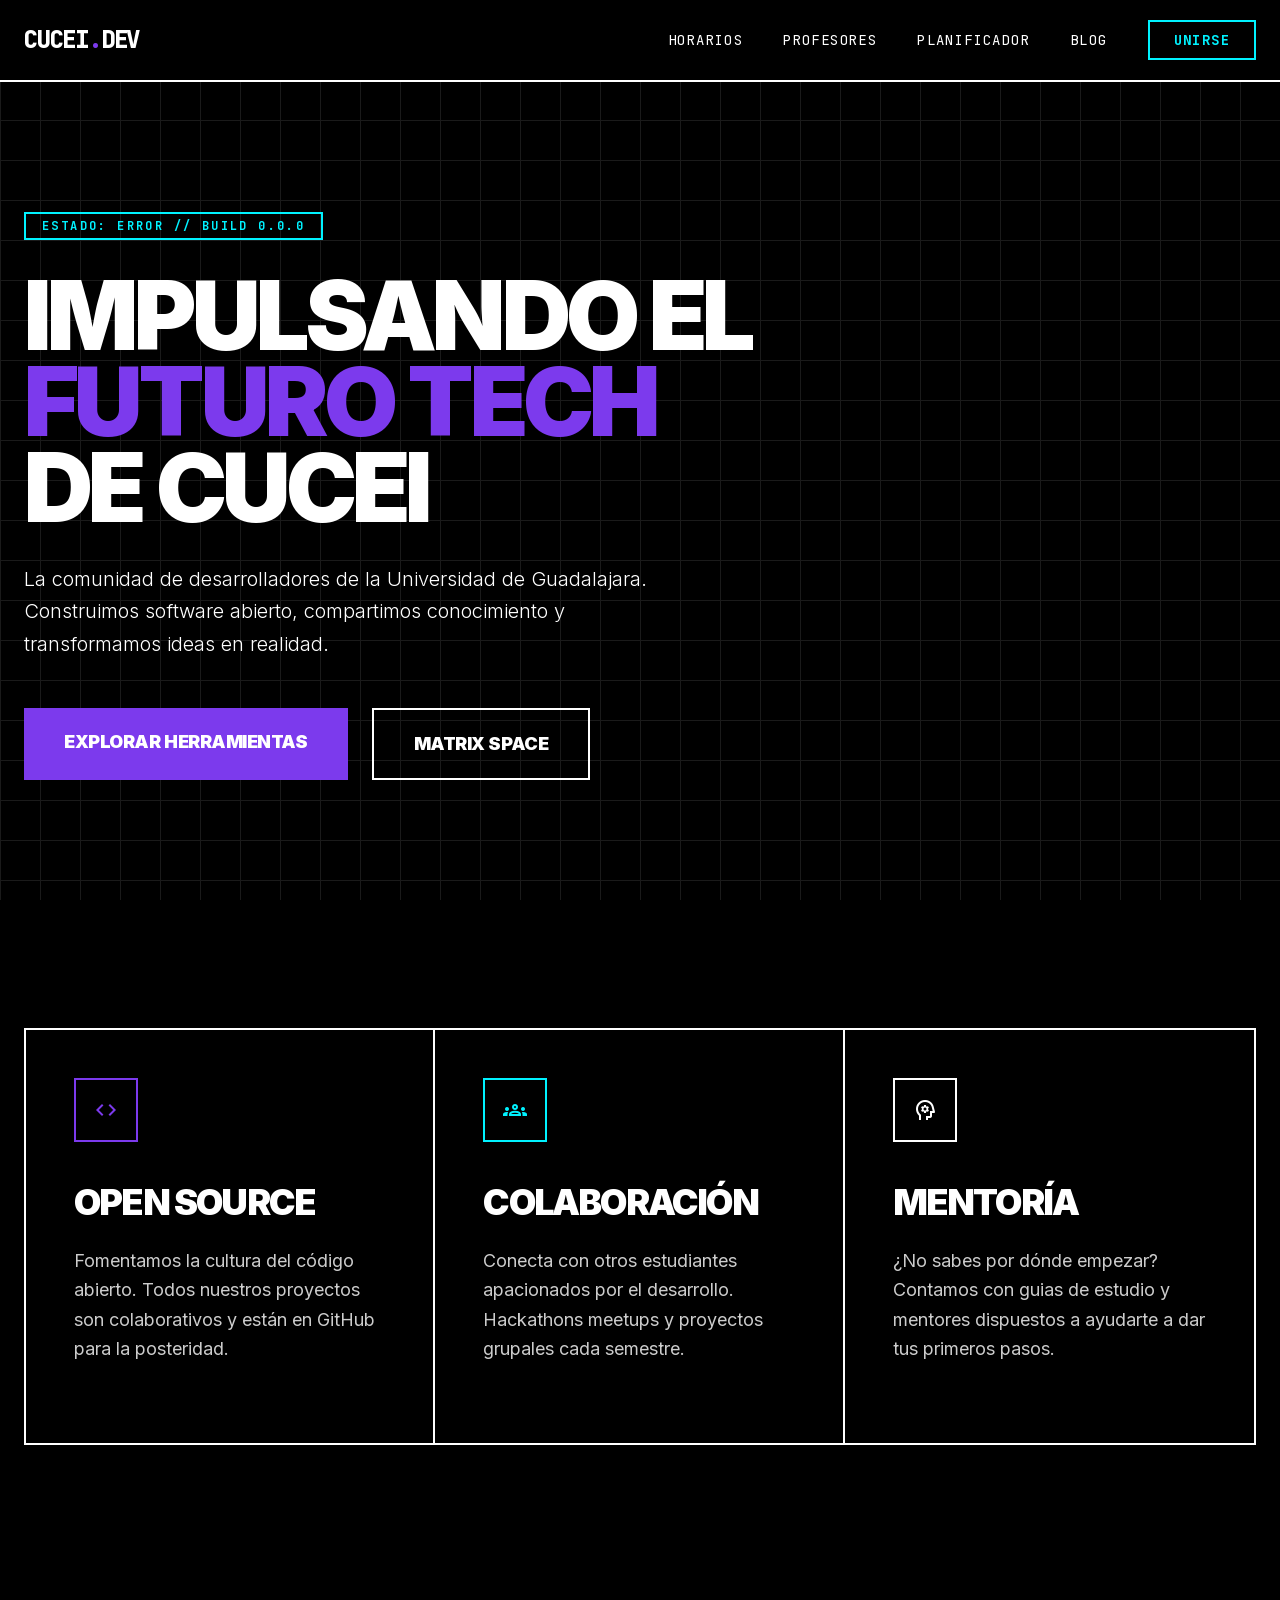
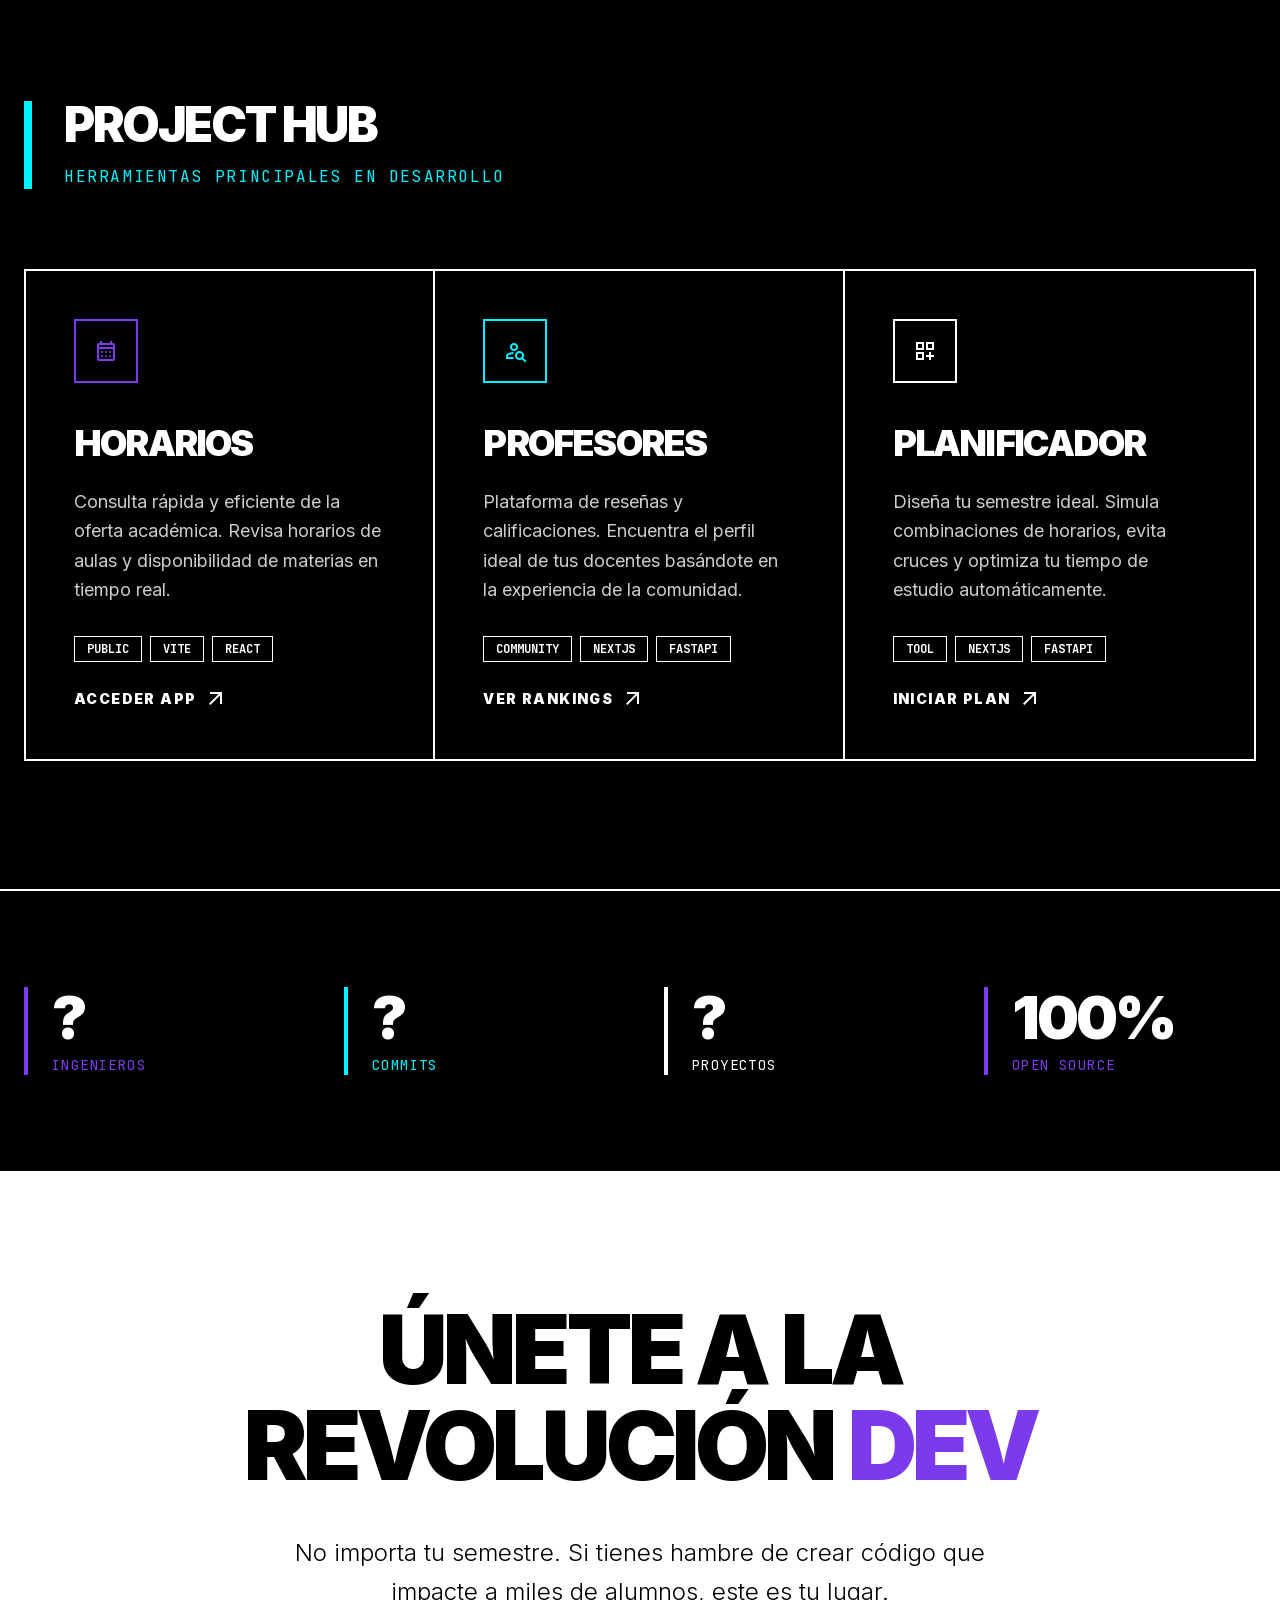
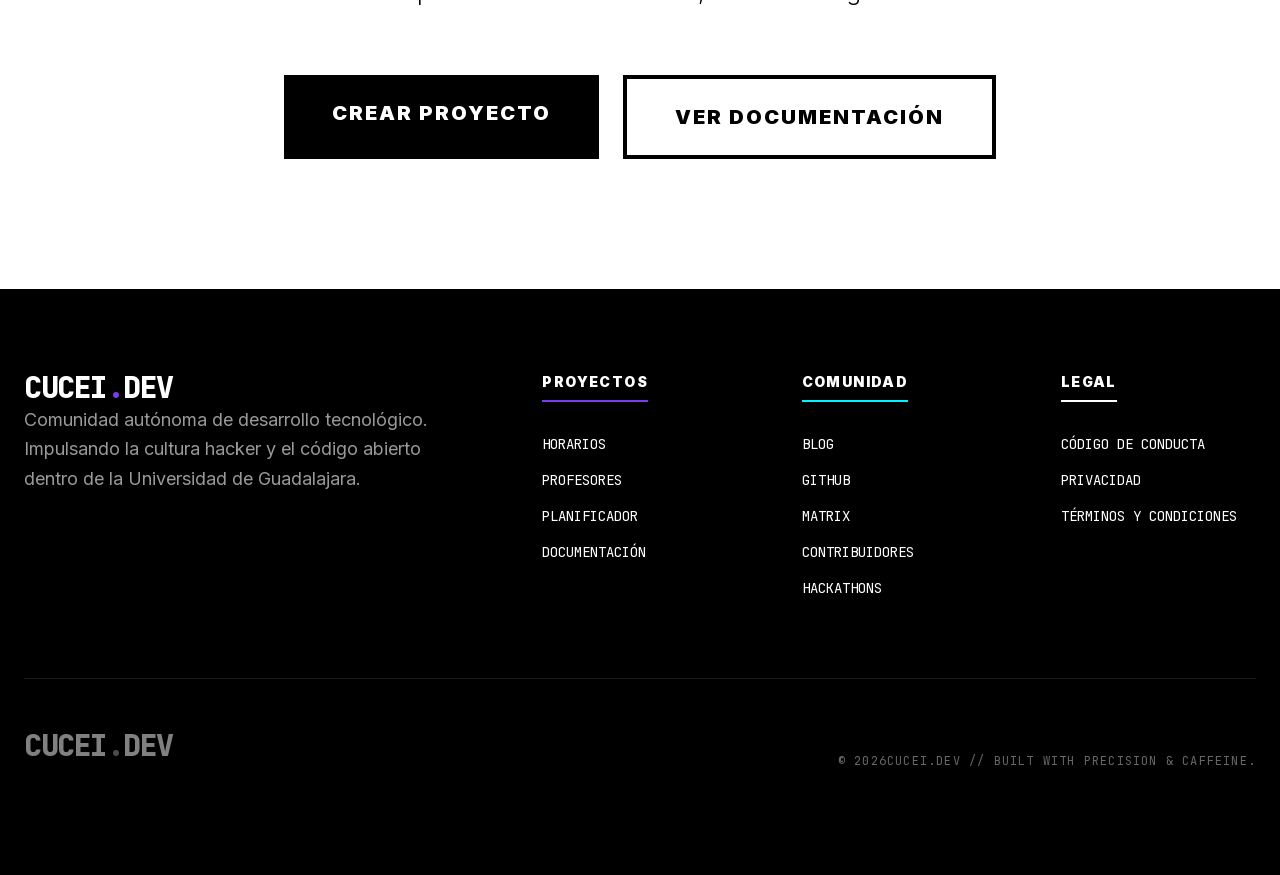
<file: index.html>
<!DOCTYPE html><html lang="es"><head><meta charSet="utf-8"/><meta name="viewport" content="width=device-width, initial-scale=1"/><link rel="preload" href="/_next/static/media/70bc3e132a0a741e-s.p.1409xf.ylxg8g.woff2" as="font" crossorigin="" type="font/woff2"/><link rel="preload" href="/_next/static/media/83afe278b6a6bb3c-s.p.0q-301v4kxxnr.woff2" as="font" crossorigin="" type="font/woff2"/><link rel="stylesheet" href="/_next/static/chunks/0ds41nxy6clu7.css" data-precedence="next"/><link rel="preload" as="script" fetchPriority="low" href="/_next/static/chunks/0ttfxp0_zwluf.js"/><script src="/_next/static/chunks/11~boff4mh9q9.js" async=""></script><script src="/_next/static/chunks/0zkad_7hivf3u.js" async=""></script><script src="/_next/static/chunks/0q7ms.cde.eqm.js" async=""></script><script src="/_next/static/chunks/turbopack-0ewo1aobb676d.js" async=""></script><script src="/_next/static/chunks/019y5sdtmswn3.js" async=""></script><script src="/_next/static/chunks/029w73vi9khoh.js" async=""></script><script src="/_next/static/chunks/0mmh3pm3c~-og.js" async=""></script><link rel="preload" href="https://a.rahcode.com/api/script.js" as="script"/><link rel="apple-touch-icon" sizes="57x57" href="/apple-icon-57x57.png"/><link rel="apple-touch-icon" sizes="60x60" href="/apple-icon-60x60.png"/><link rel="apple-touch-icon" sizes="72x72" href="/apple-icon-72x72.png"/><link rel="apple-touch-icon" sizes="76x76" href="/apple-icon-76x76.png"/><link rel="apple-touch-icon" sizes="114x114" href="/apple-icon-114x114.png"/><link rel="apple-touch-icon" sizes="120x120" href="/apple-icon-120x120.png"/><link rel="apple-touch-icon" sizes="144x144" href="/apple-icon-144x144.png"/><link rel="apple-touch-icon" sizes="152x152" href="/apple-icon-152x152.png"/><link rel="apple-touch-icon" sizes="180x180" href="/apple-icon-180x180.png"/><link rel="icon" type="image/png" sizes="192x192" href="/android-icon-192x192.png"/><link rel="icon" type="image/png" sizes="32x32" href="/favicon-32x32.png"/><link rel="icon" type="image/png" sizes="96x96" href="/favicon-96x96.png"/><link rel="icon" type="image/png" sizes="16x16" href="/favicon-16x16.png"/><link rel="manifest" href="/manifest.json"/><meta name="msapplication-TileColor" content="#6931C9"/><meta name="msapplication-TileImage" content="/ms-icon-144x144.png"/><meta name="theme-color" content="#6931C9"/><meta name="next-size-adjust" content=""/><title>CUCEI.DEV</title><meta name="description" content="Comunidad independiente de desarrollo tecnológico de los alumnos de CUCEI, Universidad de Guadalajara."/><script src="/_next/static/chunks/03~yq9q893hmn.js" noModule=""></script></head><body class="inter_5e89cbca-module__XMex2G__variable jetbrains_mono_7dea1b4c-module__7ibYFq__variable antialiased bg-black text-white"><div hidden=""><!--$--><!--/$--></div><nav class="fixed top-0 w-full z-50 bg-black border-b-2 border-white"><div class="max-w-7xl mx-auto px-6"><div class="flex justify-between items-center h-20"><div class="flex items-center"><a class="font-mono text-2xl font-extrabold tracking-tighter text-white" href="/">CUCEI<span class="text-primary">.</span>DEV</a></div><div class="hidden md:flex items-center space-x-10 font-mono text-sm uppercase tracking-widest"><a class="hover:text-primary transition-colors" href="https://horarios.cucei.dev">Horarios</a><a class="hover:text-primary transition-colors" href="/#profesores">Profesores</a><a class="hover:text-primary transition-colors" href="https://agenda.cucei.dev">Planificador</a><a class="hover:text-primary transition-colors" href="/blog/">Blog</a><a class="border-2 border-neon text-neon px-6 py-2 hover:bg-neon hover:text-black transition-all font-bold" href="/#join">UNIRSE</a></div></div></div></nav><section class="relative min-h-screen flex items-center pt-20 grid-pattern"><div class="max-w-7xl mx-auto px-6 relative z-10 w-full"><div class="max-w-4xl"><div class="inline-block px-4 py-1 border-2 border-neon text-neon font-mono text-xs mb-8 uppercase tracking-[0.2em] font-bold mt-3">CARGANDO...</div><h1 class="text-5xl md:text-7xl lg:text-8xl font-black mb-8 leading-[0.9] tracking-tighter uppercase">Impulsando el <br/><span class="text-primary">futuro tech</span> <br/>de CUCEI</h1><p class="md:text-xl text-white font-light mb-12 max-w-2xl leading-relaxed">La comunidad de desarrolladores de la Universidad de Guadalajara. Construimos software abierto, compartimos conocimiento y transformamos ideas en realidad.</p><div class="flex flex-wrap gap-6"><a class="bg-primary text-white px-10 py-5 font-black lg:text-lg uppercase tracking-tight hover:bg-white hover:text-primary transition-colors" href="#projects">Explorar Herramientas</a><a class="border-2 border-white text-white px-10 py-5 font-black lg:text-lg uppercase tracking-tight hover:bg-white hover:text-black transition-colors" href="https://matrix.to/#/#cucei.dev:matrix.org">Matrix Space</a></div></div></div></section><section class="py-32 bg-black scroll-mt-20" id="about"><div class="max-w-7xl mx-auto px-6"><div class="grid lg:grid-cols-3 gap-0 border-2 border-white"><div class="p-12 flex flex-col justify-between group transition-colors
        hover:bg-white hover:text-black
        border-b-2 lg:border-b-0 lg:border-r-2 border-white
      "><div><div class="w-16 h-16 border-2 flex items-center justify-center mb-10 transition-colors
            border-primary
            text-primary
            group-hover:bg-primary
            group-hover:text-white
          "><span class="material-symbols-outlined text-4xl">code</span></div><h3 class="text-2xl md:text-3xl lg:text-4xl font-black mb-6 uppercase tracking-tighter">Open Source</h3><p class="md:text-lg leading-relaxed mb-8 opacity-80 group-hover:opacity-100">Fomentamos la cultura del código abierto. Todos nuestros proyectos son colaborativos y están en GitHub para la posteridad.</p></div></div><div class="p-12 flex flex-col justify-between group transition-colors
        hover:bg-neon hover:text-black
        border-b-2 lg:border-b-0 lg:border-r-2 border-white
      "><div><div class="w-16 h-16 border-2 flex items-center justify-center mb-10 transition-colors
            border-neon
            text-neon
            group-hover:bg-black
            group-hover:text-neon
          "><span class="material-symbols-outlined text-4xl">groups</span></div><h3 class="text-2xl md:text-3xl lg:text-4xl font-black mb-6 uppercase tracking-tighter">Colaboración</h3><p class="md:text-lg leading-relaxed mb-8 opacity-80 group-hover:opacity-100">Conecta con otros estudiantes apacionados por el desarrollo. Hackathons meetups y proyectos grupales cada semestre.</p></div></div><div class="p-12 flex flex-col justify-between group transition-colors
        hover:bg-primary hover:text-white
        
      "><div><div class="w-16 h-16 border-2 flex items-center justify-center mb-10 transition-colors
            border-white
            text-white
            group-hover:bg-white
            group-hover:text-primary
          "><span class="material-symbols-outlined text-4xl">psychology</span></div><h3 class="text-2xl md:text-3xl lg:text-4xl font-black mb-6 uppercase tracking-tighter">Mentoría</h3><p class="md:text-lg leading-relaxed mb-8 opacity-80 group-hover:opacity-100">¿No sabes por dónde empezar? Contamos con guias de estudio y mentores dispuestos a ayudarte a dar tus primeros pasos.</p></div></div></div></div></section><section class="py-32 bg-black scroll-mt-20" id="projects"><div class="max-w-7xl mx-auto px-6"><div class="flex flex-col mb-20 border-l-8 border-neon pl-8"><h2 class="text-5xl font-black uppercase tracking-tighter mb-4">Project Hub</h2><p class="text-neon font-mono tracking-widest uppercase">Herramientas principales en desarrollo</p></div><div class="grid lg:grid-cols-3 gap-0 border-2 border-white"><div id="horarios" class="p-12 flex flex-col justify-between group transition-colors scroll-mt-20
        hover:bg-white hover:text-black
        border-b-2 lg:border-b-0 lg:border-r-2 border-white
      "><div><div class="w-16 h-16 border-2 flex items-center justify-center mb-10 transition-colors
            border-primary
            text-primary
            group-hover:bg-primary
            group-hover:text-white
          "><span class="material-symbols-outlined text-4xl">calendar_month</span></div><h3 class="text-2xl md:text-3xl lg:text-4xl font-black mb-6 uppercase tracking-tighter">Horarios</h3><p class="md:text-lg leading-relaxed mb-8 opacity-80 group-hover:opacity-100">Consulta rápida y eficiente de la oferta académica. Revisa horarios de aulas y disponibilidad de materias en tiempo real.</p></div><div class="space-y-6"><div class="flex flex-wrap gap-2"><span class="px-3 py-1 border border-current text-xs font-mono font-bold uppercase">Public</span><span class="px-3 py-1 border border-current text-xs font-mono font-bold uppercase">Vite</span><span class="px-3 py-1 border border-current text-xs font-mono font-bold uppercase">React</span></div><a class="inline-flex items-center gap-2 font-black uppercase tracking-widest text-sm hover:underline" href="https://horarios.cucei.dev">Acceder App <span class="material-symbols-outlined">arrow_outward</span></a></div></div><div id="profesores" class="p-12 flex flex-col justify-between group transition-colors scroll-mt-20
        hover:bg-neon hover:text-black
        border-b-2 lg:border-b-0 lg:border-r-2 border-white
      "><div><div class="w-16 h-16 border-2 flex items-center justify-center mb-10 transition-colors
            border-neon
            text-neon
            group-hover:bg-black
            group-hover:text-neon
          "><span class="material-symbols-outlined text-4xl">person_search</span></div><h3 class="text-2xl md:text-3xl lg:text-4xl font-black mb-6 uppercase tracking-tighter">Profesores</h3><p class="md:text-lg leading-relaxed mb-8 opacity-80 group-hover:opacity-100">Plataforma de reseñas y calificaciones. Encuentra el perfil ideal de tus docentes basándote en la experiencia de la comunidad.</p></div><div class="space-y-6"><div class="flex flex-wrap gap-2"><span class="px-3 py-1 border border-current text-xs font-mono font-bold uppercase">Community</span><span class="px-3 py-1 border border-current text-xs font-mono font-bold uppercase">NextJS</span><span class="px-3 py-1 border border-current text-xs font-mono font-bold uppercase">FastAPI</span></div><a class="inline-flex items-center gap-2 font-black uppercase tracking-widest text-sm hover:underline" href="#">Ver Rankings <span class="material-symbols-outlined">arrow_outward</span></a></div></div><div id="planificador" class="p-12 flex flex-col justify-between group transition-colors scroll-mt-20
        hover:bg-primary hover:text-white
        
      "><div><div class="w-16 h-16 border-2 flex items-center justify-center mb-10 transition-colors
            border-white
            text-white
            group-hover:bg-white
            group-hover:text-primary
          "><span class="material-symbols-outlined text-4xl">dashboard_customize</span></div><h3 class="text-2xl md:text-3xl lg:text-4xl font-black mb-6 uppercase tracking-tighter">Planificador</h3><p class="md:text-lg leading-relaxed mb-8 opacity-80 group-hover:opacity-100">Diseña tu semestre ideal. Simula combinaciones de horarios, evita cruces y optimiza tu tiempo de estudio automáticamente.</p></div><div class="space-y-6"><div class="flex flex-wrap gap-2"><span class="px-3 py-1 border border-current text-xs font-mono font-bold uppercase">Tool</span><span class="px-3 py-1 border border-current text-xs font-mono font-bold uppercase">NextJS</span><span class="px-3 py-1 border border-current text-xs font-mono font-bold uppercase">FastAPI</span></div><a class="inline-flex items-center gap-2 font-black uppercase tracking-widest text-sm hover:underline" href="https://agenda.cucei.dev">Iniciar Plan <span class="material-symbols-outlined">arrow_outward</span></a></div></div></div></div></section><section class="py-24 bg-black border-y-2 border-white"><div class="max-w-7xl mx-auto px-6"><div class="grid md:grid-cols-2 lg:grid-cols-4 gap-12"><div class="border-l-4 border-primary pl-6"><div class="text-6xl font-black mb-2 tracking-tighter">?</div><div class="font-mono text-sm uppercase tracking-widest text-primary">Ingenieros</div></div><div class="border-l-4 border-neon pl-6"><div class="text-6xl font-black mb-2 tracking-tighter">?</div><div class="font-mono text-sm uppercase tracking-widest text-neon">Commits</div></div><div class="border-l-4 border-white pl-6"><div class="text-6xl font-black mb-2 tracking-tighter">?</div><div class="font-mono text-sm uppercase tracking-widest text-white">Proyectos</div></div><div class="border-l-4 border-primary pl-6"><div class="text-6xl font-black mb-2 tracking-tighter">100%</div><div class="font-mono text-sm uppercase tracking-widest text-primary">Open Source</div></div></div></div></section><section class="py-32 bg-white text-black scroll-mt-20" id="join"><div class="max-w-7xl mx-auto px-6 text-center"><h2 class="text-5xl md:text-6xl lg:text-8xl font-black uppercase tracking-tighter mb-10 leading-none">Únete a la <br/> Revolución <span class="text-primary">Dev</span></h2><p class="text-xl lg:text-2xl font-light mb-16 max-w-3xl mx-auto leading-relaxed">No importa tu semestre. Si tienes hambre de crear código que impacte a miles de alumnos, este es tu lugar.</p><div class="flex flex-col sm:flex-row gap-6 justify-center"><a class="bg-black text-white px-6 py-4 md:px-12 md:py-6 font-black md:text-xl uppercase tracking-widest hover:bg-primary transition-colors" href="/dev/">Crear Proyecto</a><a href="https://api.cucei.dev/redoc" class="border-4 border-black text-black px-6 py-4 md:px-12 md:py-6 font-black md:text-xl uppercase tracking-widest hover:bg-black hover:text-white transition-all">Ver Documentación</a></div></div></section><!--$--><!--/$--><footer class="bg-black py-20 border-t-2 border-white"><div class="max-w-7xl mx-auto px-6"><div class="grid md:grid-cols-2 lg:grid-cols-5 gap-16 mb-20"><div class="lg:col-span-2"><a class="font-mono text-3xl font-black text-white mb-8 tracking-tighter uppercase" href="/">CUCEI<span class="text-primary">.</span>DEV</a><p class="text-white/60 text-lg leading-relaxed max-w-md">Comunidad autónoma de desarrollo tecnológico. Impulsando la cultura hacker y el código abierto dentro de la Universidad de Guadalajara.</p></div><div><h5 class="text-white font-black uppercase tracking-widest mb-8 text-sm border-b-2 border-primary pb-2 inline-block">Proyectos</h5><ul class="space-y-4 font-mono text-sm uppercase"><li><a class="hover:text-primary transition-colors" href="https://horarios.cucei.dev">Horarios</a></li><li><a class="hover:text-primary transition-colors" href="/#profesores">Profesores</a></li><li><a class="hover:text-primary transition-colors" href="/#planificador">Planificador</a></li><li><a class="hover:text-primary transition-colors" href="https://api.cucei.dev/redoc">Documentación</a></li></ul></div><div><h5 class="text-white font-black uppercase tracking-widest mb-8 text-sm border-b-2 border-neon pb-2 inline-block">Comunidad</h5><ul class="space-y-4 font-mono text-sm uppercase"><li><a class="hover:text-neon transition-colors" href="/blog/">Blog</a></li><li><a class="hover:text-neon transition-colors" href="https://github.com/cucei-dev">GitHub</a></li><li><a class="hover:text-neon transition-colors" href="https://matrix.to/#/#cucei.dev:matrix.org">Matrix</a></li><li><a class="hover:text-neon transition-colors" href="/team/">Contribuidores</a></li><li><a class="hover:text-neon transition-colors" href="/hack/">Hackathons</a></li></ul></div><div><h5 class="text-white font-black uppercase tracking-widest mb-8 text-sm border-b-2 border-white pb-2 inline-block">Legal</h5><ul class="space-y-4 font-mono text-sm uppercase"><li><a class="hover:text-primary transition-colors" href="/conducta/">Código de Conducta</a></li><li><a class="hover:text-primary transition-colors" href="/privacidad/">Privacidad</a></li><li><a class="hover:text-primary transition-colors" href="/condiciones/">Términos y Condiciones</a></li></ul></div></div><div class="pt-12 border-t border-white/10 flex flex-col md:flex-row justify-between items-center gap-10"><div class="flex items-center gap-8 grayscale brightness-200 opacity-50"><a class="font-mono text-3xl font-black text-white mb-8 tracking-tighter uppercase" href="/">CUCEI<span class="text-primary">.</span>DEV</a></div><p class="text-xs font-mono text-white/40 uppercase tracking-widest">© <!-- -->2026<!-- -->cucei.dev // Built with precision &amp; caffeine.</p></div></div></footer><script src="/_next/static/chunks/0ttfxp0_zwluf.js" id="_R_" async=""></script><script>(self.__next_f=self.__next_f||[]).push([0])</script><script>self.__next_f.push([1,"1:\"$Sreact.fragment\"\n2:I[81928,[\"/_next/static/chunks/019y5sdtmswn3.js\",\"/_next/static/chunks/029w73vi9khoh.js\",\"/_next/static/chunks/0mmh3pm3c~-og.js\"],\"\"]\n3:I[39970,[\"/_next/static/chunks/019y5sdtmswn3.js\",\"/_next/static/chunks/029w73vi9khoh.js\"],\"default\"]\n4:I[94320,[\"/_next/static/chunks/019y5sdtmswn3.js\",\"/_next/static/chunks/029w73vi9khoh.js\"],\"default\"]\na:I[99360,[\"/_next/static/chunks/019y5sdtmswn3.js\",\"/_next/static/chunks/029w73vi9khoh.js\"],\"default\",1]\n:HL[\"/_next/static/chunks/0ds41nxy6clu7.css\",\"style\"]\n:HL[\"/_next/static/media/70bc3e132a0a741e-s.p.1409xf.ylxg8g.woff2\",\"font\",{\"crossOrigin\":\"\",\"type\":\"font/woff2\"}]\n:HL[\"/_next/static/media/83afe278b6a6bb3c-s.p.0q-301v4kxxnr.woff2\",\"font\",{\"crossOrigin\":\"\",\"type\":\"font/woff2\"}]\n"])</script><script>self.__next_f.push([1,"0:{\"P\":null,\"c\":[\"\",\"\"],\"q\":\"\",\"i\":false,\"f\":[[[\"\",{\"children\":[\"__PAGE__\",{}]},\"$undefined\",\"$undefined\",16],[[\"$\",\"$1\",\"c\",{\"children\":[[[\"$\",\"link\",\"0\",{\"rel\":\"stylesheet\",\"href\":\"/_next/static/chunks/0ds41nxy6clu7.css\",\"precedence\":\"next\",\"crossOrigin\":\"$undefined\",\"nonce\":\"$undefined\"}],[\"$\",\"script\",\"script-0\",{\"src\":\"/_next/static/chunks/019y5sdtmswn3.js\",\"async\":true,\"nonce\":\"$undefined\"}],[\"$\",\"script\",\"script-1\",{\"src\":\"/_next/static/chunks/029w73vi9khoh.js\",\"async\":true,\"nonce\":\"$undefined\"}]],[\"$\",\"html\",null,{\"lang\":\"es\",\"children\":[[\"$\",\"head\",null,{\"children\":[[\"$\",\"link\",null,{\"rel\":\"apple-touch-icon\",\"sizes\":\"57x57\",\"href\":\"/apple-icon-57x57.png\"}],[\"$\",\"link\",null,{\"rel\":\"apple-touch-icon\",\"sizes\":\"60x60\",\"href\":\"/apple-icon-60x60.png\"}],[\"$\",\"link\",null,{\"rel\":\"apple-touch-icon\",\"sizes\":\"72x72\",\"href\":\"/apple-icon-72x72.png\"}],[\"$\",\"link\",null,{\"rel\":\"apple-touch-icon\",\"sizes\":\"76x76\",\"href\":\"/apple-icon-76x76.png\"}],[\"$\",\"link\",null,{\"rel\":\"apple-touch-icon\",\"sizes\":\"114x114\",\"href\":\"/apple-icon-114x114.png\"}],[\"$\",\"link\",null,{\"rel\":\"apple-touch-icon\",\"sizes\":\"120x120\",\"href\":\"/apple-icon-120x120.png\"}],[\"$\",\"link\",null,{\"rel\":\"apple-touch-icon\",\"sizes\":\"144x144\",\"href\":\"/apple-icon-144x144.png\"}],[\"$\",\"link\",null,{\"rel\":\"apple-touch-icon\",\"sizes\":\"152x152\",\"href\":\"/apple-icon-152x152.png\"}],[\"$\",\"link\",null,{\"rel\":\"apple-touch-icon\",\"sizes\":\"180x180\",\"href\":\"/apple-icon-180x180.png\"}],[\"$\",\"link\",null,{\"rel\":\"icon\",\"type\":\"image/png\",\"sizes\":\"192x192\",\"href\":\"/android-icon-192x192.png\"}],[\"$\",\"link\",null,{\"rel\":\"icon\",\"type\":\"image/png\",\"sizes\":\"32x32\",\"href\":\"/favicon-32x32.png\"}],[\"$\",\"link\",null,{\"rel\":\"icon\",\"type\":\"image/png\",\"sizes\":\"96x96\",\"href\":\"/favicon-96x96.png\"}],[\"$\",\"link\",null,{\"rel\":\"icon\",\"type\":\"image/png\",\"sizes\":\"16x16\",\"href\":\"/favicon-16x16.png\"}],[\"$\",\"link\",null,{\"rel\":\"manifest\",\"href\":\"/manifest.json\"}],[\"$\",\"meta\",null,{\"name\":\"msapplication-TileColor\",\"content\":\"#6931C9\"}],[\"$\",\"meta\",null,{\"name\":\"msapplication-TileImage\",\"content\":\"/ms-icon-144x144.png\"}],[\"$\",\"meta\",null,{\"name\":\"theme-color\",\"content\":\"#6931C9\"}]]}],[\"$\",\"body\",null,{\"className\":\"inter_5e89cbca-module__XMex2G__variable jetbrains_mono_7dea1b4c-module__7ibYFq__variable antialiased bg-black text-white\",\"children\":[[\"$\",\"nav\",null,{\"className\":\"fixed top-0 w-full z-50 bg-black border-b-2 border-white\",\"children\":[\"$\",\"div\",null,{\"className\":\"max-w-7xl mx-auto px-6\",\"children\":[\"$\",\"div\",null,{\"className\":\"flex justify-between items-center h-20\",\"children\":[[\"$\",\"div\",null,{\"className\":\"flex items-center\",\"children\":[\"$\",\"$L2\",null,{\"href\":\"/\",\"className\":\"font-mono text-2xl font-extrabold tracking-tighter text-white\",\"children\":[\"CUCEI\",[\"$\",\"span\",null,{\"className\":\"text-primary\",\"children\":\".\"}],\"DEV\"]}]}],[\"$\",\"div\",null,{\"className\":\"hidden md:flex items-center space-x-10 font-mono text-sm uppercase tracking-widest\",\"children\":[[\"$\",\"$L2\",null,{\"className\":\"hover:text-primary transition-colors\",\"href\":\"https://horarios.cucei.dev\",\"children\":\"Horarios\"}],[\"$\",\"$L2\",null,{\"className\":\"hover:text-primary transition-colors\",\"href\":\"/#profesores\",\"children\":\"Profesores\"}],[\"$\",\"$L2\",null,{\"className\":\"hover:text-primary transition-colors\",\"href\":\"https://agenda.cucei.dev\",\"children\":\"Planificador\"}],[\"$\",\"$L2\",null,{\"className\":\"hover:text-primary transition-colors\",\"href\":\"/blog\",\"children\":\"Blog\"}],[\"$\",\"$L2\",null,{\"className\":\"border-2 border-neon text-neon px-6 py-2 hover:bg-neon hover:text-black transition-all font-bold\",\"href\":\"/#join\",\"children\":\"UNIRSE\"}]]}]]}]}]}],[\"$\",\"$L3\",null,{\"parallelRouterKey\":\"children\",\"error\":\"$undefined\",\"errorStyles\":\"$undefined\",\"errorScripts\":\"$undefined\",\"template\":[\"$\",\"$L4\",null,{}],\"templateStyles\":\"$undefined\",\"templateScripts\":\"$undefined\",\"notFound\":[[[\"$\",\"title\",null,{\"children\":\"404: This page could not be found.\"}],[\"$\",\"div\",null,{\"style\":{\"fontFamily\":\"system-ui,\\\"Segoe UI\\\",Roboto,Helvetica,Arial,sans-serif,\\\"Apple Color Emoji\\\",\\\"Segoe UI Emoji\\\"\",\"height\":\"100vh\",\"textAlign\":\"center\",\"display\":\"flex\",\"flexDirection\":\"column\",\"alignItems\":\"center\",\"justifyContent\":\"center\"},\"children\":[\"$\",\"div\",null,{\"children\":[[\"$\",\"style\",null,{\"dangerouslySetInnerHTML\":{\"__html\":\"body{color:#000;background:#fff;margin:0}.next-error-h1{border-right:1px solid rgba(0,0,0,.3)}@media (prefers-color-scheme:dark){body{color:#fff;background:#000}.next-error-h1{border-right:1px solid rgba(255,255,255,.3)}}\"}}],[\"$\",\"h1\",null,{\"className\":\"next-error-h1\",\"style\":{\"display\":\"inline-block\",\"margin\":\"0 20px 0 0\",\"padding\":\"0 23px 0 0\",\"fontSize\":24,\"fontWeight\":500,\"verticalAlign\":\"top\",\"lineHeight\":\"49px\"},\"children\":404}],\"$L5\"]}]}]],[]],\"forbidden\":\"$undefined\",\"unauthorized\":\"$undefined\"}],\"$L6\",\"$L7\"]}]]}]]}],{\"children\":[\"$L8\",{},null,false,null]},null,false,null],\"$L9\",false]],\"m\":\"$undefined\",\"G\":[\"$a\",[\"$Lb\"]],\"S\":true,\"h\":null,\"s\":\"$undefined\",\"l\":\"$undefined\",\"p\":\"$undefined\",\"d\":\"$undefined\",\"b\":\"lKkYwKM03vJLga8tsk1WK\"}\n"])</script><script>self.__next_f.push([1,"c:I[23591,[\"/_next/static/chunks/019y5sdtmswn3.js\",\"/_next/static/chunks/029w73vi9khoh.js\"],\"\"]\nd:I[32177,[\"/_next/static/chunks/019y5sdtmswn3.js\",\"/_next/static/chunks/029w73vi9khoh.js\",\"/_next/static/chunks/0mmh3pm3c~-og.js\"],\"default\"]\ne:I[31534,[\"/_next/static/chunks/019y5sdtmswn3.js\",\"/_next/static/chunks/029w73vi9khoh.js\",\"/_next/static/chunks/0mmh3pm3c~-og.js\"],\"default\"]\n15:I[4919,[\"/_next/static/chunks/019y5sdtmswn3.js\",\"/_next/static/chunks/029w73vi9khoh.js\"],\"ViewportBoundary\"]\n17:I[4919,[\"/_next/static/chunks/019y5sdtmswn3.js\",\"/_next/static/chunks/029w73vi9khoh.js\"],\"MetadataBoundary\"]\n18:\"$Sreact.suspense\"\n5:[\"$\",\"div\",null,{\"style\":{\"display\":\"inline-block\"},\"children\":[\"$\",\"h2\",null,{\"style\":{\"fontSize\":14,\"fontWeight\":400,\"lineHeight\":\"49px\",\"margin\":0},\"children\":\"This page could not be found.\"}]}]\n"])</script><script>self.__next_f.push([1,"6:[\"$\",\"footer\",null,{\"className\":\"bg-black py-20 border-t-2 border-white\",\"children\":[\"$\",\"div\",null,{\"className\":\"max-w-7xl mx-auto px-6\",\"children\":[[\"$\",\"div\",null,{\"className\":\"grid md:grid-cols-2 lg:grid-cols-5 gap-16 mb-20\",\"children\":[[\"$\",\"div\",null,{\"className\":\"lg:col-span-2\",\"children\":[[\"$\",\"$L2\",null,{\"href\":\"/\",\"className\":\"font-mono text-3xl font-black text-white mb-8 tracking-tighter uppercase\",\"children\":[\"CUCEI\",[\"$\",\"span\",null,{\"className\":\"text-primary\",\"children\":\".\"}],\"DEV\"]}],[\"$\",\"p\",null,{\"className\":\"text-white/60 text-lg leading-relaxed max-w-md\",\"children\":\"Comunidad autónoma de desarrollo tecnológico. Impulsando la cultura hacker y el código abierto dentro de la Universidad de Guadalajara.\"}]]}],[\"$\",\"div\",null,{\"children\":[[\"$\",\"h5\",null,{\"className\":\"text-white font-black uppercase tracking-widest mb-8 text-sm border-b-2 border-primary pb-2 inline-block\",\"children\":\"Proyectos\"}],[\"$\",\"ul\",null,{\"className\":\"space-y-4 font-mono text-sm uppercase\",\"children\":[[\"$\",\"li\",null,{\"children\":[\"$\",\"$L2\",null,{\"className\":\"hover:text-primary transition-colors\",\"href\":\"https://horarios.cucei.dev\",\"children\":\"Horarios\"}]}],[\"$\",\"li\",null,{\"children\":[\"$\",\"$L2\",null,{\"className\":\"hover:text-primary transition-colors\",\"href\":\"/#profesores\",\"children\":\"Profesores\"}]}],[\"$\",\"li\",null,{\"children\":[\"$\",\"$L2\",null,{\"className\":\"hover:text-primary transition-colors\",\"href\":\"/#planificador\",\"children\":\"Planificador\"}]}],[\"$\",\"li\",null,{\"children\":[\"$\",\"a\",null,{\"className\":\"hover:text-primary transition-colors\",\"href\":\"https://api.cucei.dev/redoc\",\"children\":\"Documentación\"}]}]]}]]}],[\"$\",\"div\",null,{\"children\":[[\"$\",\"h5\",null,{\"className\":\"text-white font-black uppercase tracking-widest mb-8 text-sm border-b-2 border-neon pb-2 inline-block\",\"children\":\"Comunidad\"}],[\"$\",\"ul\",null,{\"className\":\"space-y-4 font-mono text-sm uppercase\",\"children\":[[\"$\",\"li\",null,{\"children\":[\"$\",\"$L2\",null,{\"className\":\"hover:text-neon transition-colors\",\"href\":\"/blog\",\"children\":\"Blog\"}]}],[\"$\",\"li\",null,{\"children\":[\"$\",\"a\",null,{\"className\":\"hover:text-neon transition-colors\",\"href\":\"https://github.com/cucei-dev\",\"children\":\"GitHub\"}]}],[\"$\",\"li\",null,{\"children\":[\"$\",\"a\",null,{\"className\":\"hover:text-neon transition-colors\",\"href\":\"https://matrix.to/#/#cucei.dev:matrix.org\",\"children\":\"Matrix\"}]}],[\"$\",\"li\",null,{\"children\":[\"$\",\"$L2\",null,{\"className\":\"hover:text-neon transition-colors\",\"href\":\"/team\",\"children\":\"Contribuidores\"}]}],[\"$\",\"li\",null,{\"children\":[\"$\",\"$L2\",null,{\"className\":\"hover:text-neon transition-colors\",\"href\":\"/hack\",\"children\":\"Hackathons\"}]}]]}]]}],[\"$\",\"div\",null,{\"children\":[[\"$\",\"h5\",null,{\"className\":\"text-white font-black uppercase tracking-widest mb-8 text-sm border-b-2 border-white pb-2 inline-block\",\"children\":\"Legal\"}],[\"$\",\"ul\",null,{\"className\":\"space-y-4 font-mono text-sm uppercase\",\"children\":[[\"$\",\"li\",null,{\"children\":[\"$\",\"$L2\",null,{\"className\":\"hover:text-primary transition-colors\",\"href\":\"/conducta\",\"children\":\"Código de Conducta\"}]}],[\"$\",\"li\",null,{\"children\":[\"$\",\"$L2\",null,{\"className\":\"hover:text-primary transition-colors\",\"href\":\"/privacidad\",\"children\":\"Privacidad\"}]}],[\"$\",\"li\",null,{\"children\":[\"$\",\"$L2\",null,{\"className\":\"hover:text-primary transition-colors\",\"href\":\"/condiciones\",\"children\":\"Términos y Condiciones\"}]}]]}]]}]]}],[\"$\",\"div\",null,{\"className\":\"pt-12 border-t border-white/10 flex flex-col md:flex-row justify-between items-center gap-10\",\"children\":[[\"$\",\"div\",null,{\"className\":\"flex items-center gap-8 grayscale brightness-200 opacity-50\",\"children\":[\"$\",\"$L2\",null,{\"href\":\"/\",\"className\":\"font-mono text-3xl font-black text-white mb-8 tracking-tighter uppercase\",\"children\":[\"CUCEI\",[\"$\",\"span\",null,{\"className\":\"text-primary\",\"children\":\".\"}],\"DEV\"]}]}],[\"$\",\"p\",null,{\"className\":\"text-xs font-mono text-white/40 uppercase tracking-widest\",\"children\":[\"© \",2026,\"cucei.dev // Built with precision \u0026 caffeine.\"]}]]}]]}]}]\n"])</script><script>self.__next_f.push([1,"7:[\"$\",\"$Lc\",null,{\"src\":\"https://a.rahcode.com/api/script.js\",\"data-site-id\":\"ae948e03e86b\",\"strategy\":\"afterInteractive\"}]\n"])</script><script>self.__next_f.push([1,"8:[\"$\",\"$1\",\"c\",{\"children\":[[[\"$\",\"$Ld\",null,{}],[\"$\",\"section\",null,{\"className\":\"py-32 bg-black scroll-mt-20\",\"id\":\"about\",\"children\":[\"$\",\"div\",null,{\"className\":\"max-w-7xl mx-auto px-6\",\"children\":[\"$\",\"div\",null,{\"className\":\"grid lg:grid-cols-3 gap-0 border-2 border-white\",\"children\":[[\"$\",\"div\",null,{\"className\":\"p-12 flex flex-col justify-between group transition-colors\\n        hover:bg-white hover:text-black\\n        border-b-2 lg:border-b-0 lg:border-r-2 border-white\\n      \",\"children\":[\"$\",\"div\",null,{\"children\":[[\"$\",\"div\",null,{\"className\":\"w-16 h-16 border-2 flex items-center justify-center mb-10 transition-colors\\n            border-primary\\n            text-primary\\n            group-hover:bg-primary\\n            group-hover:text-white\\n          \",\"children\":[\"$\",\"span\",null,{\"className\":\"material-symbols-outlined text-4xl\",\"children\":\"code\"}]}],[\"$\",\"h3\",null,{\"className\":\"text-2xl md:text-3xl lg:text-4xl font-black mb-6 uppercase tracking-tighter\",\"children\":\"Open Source\"}],[\"$\",\"p\",null,{\"className\":\"md:text-lg leading-relaxed mb-8 opacity-80 group-hover:opacity-100\",\"children\":\"Fomentamos la cultura del código abierto. Todos nuestros proyectos son colaborativos y están en GitHub para la posteridad.\"}]]}]}],[\"$\",\"div\",null,{\"className\":\"p-12 flex flex-col justify-between group transition-colors\\n        hover:bg-neon hover:text-black\\n        border-b-2 lg:border-b-0 lg:border-r-2 border-white\\n      \",\"children\":[\"$\",\"div\",null,{\"children\":[[\"$\",\"div\",null,{\"className\":\"w-16 h-16 border-2 flex items-center justify-center mb-10 transition-colors\\n            border-neon\\n            text-neon\\n            group-hover:bg-black\\n            group-hover:text-neon\\n          \",\"children\":[\"$\",\"span\",null,{\"className\":\"material-symbols-outlined text-4xl\",\"children\":\"groups\"}]}],[\"$\",\"h3\",null,{\"className\":\"text-2xl md:text-3xl lg:text-4xl font-black mb-6 uppercase tracking-tighter\",\"children\":\"Colaboración\"}],[\"$\",\"p\",null,{\"className\":\"md:text-lg leading-relaxed mb-8 opacity-80 group-hover:opacity-100\",\"children\":\"Conecta con otros estudiantes apacionados por el desarrollo. Hackathons meetups y proyectos grupales cada semestre.\"}]]}]}],[\"$\",\"div\",null,{\"className\":\"p-12 flex flex-col justify-between group transition-colors\\n        hover:bg-primary hover:text-white\\n        \\n      \",\"children\":[\"$\",\"div\",null,{\"children\":[[\"$\",\"div\",null,{\"className\":\"w-16 h-16 border-2 flex items-center justify-center mb-10 transition-colors\\n            border-white\\n            text-white\\n            group-hover:bg-white\\n            group-hover:text-primary\\n          \",\"children\":[\"$\",\"span\",null,{\"className\":\"material-symbols-outlined text-4xl\",\"children\":\"psychology\"}]}],[\"$\",\"h3\",null,{\"className\":\"text-2xl md:text-3xl lg:text-4xl font-black mb-6 uppercase tracking-tighter\",\"children\":\"Mentoría\"}],[\"$\",\"p\",null,{\"className\":\"md:text-lg leading-relaxed mb-8 opacity-80 group-hover:opacity-100\",\"children\":\"¿No sabes por dónde empezar? Contamos con guias de estudio y mentores dispuestos a ayudarte a dar tus primeros pasos.\"}]]}]}]]}]}]}],[\"$\",\"section\",null,{\"className\":\"py-32 bg-black scroll-mt-20\",\"id\":\"projects\",\"children\":[\"$\",\"div\",null,{\"className\":\"max-w-7xl mx-auto px-6\",\"children\":[[\"$\",\"div\",null,{\"className\":\"flex flex-col mb-20 border-l-8 border-neon pl-8\",\"children\":[[\"$\",\"h2\",null,{\"className\":\"text-5xl font-black uppercase tracking-tighter mb-4\",\"children\":\"Project Hub\"}],[\"$\",\"p\",null,{\"className\":\"text-neon font-mono tracking-widest uppercase\",\"children\":\"Herramientas principales en desarrollo\"}]]}],[\"$\",\"div\",null,{\"className\":\"grid lg:grid-cols-3 gap-0 border-2 border-white\",\"children\":[[\"$\",\"$Le\",null,{\"id\":\"horarios\",\"icon\":\"calendar_month\",\"name\":\"Horarios\",\"description\":\"Consulta rápida y eficiente de la oferta académica. Revisa horarios de aulas y disponibilidad de materias en tiempo real.\",\"stack\":[\"Public\",\"Vite\",\"React\"],\"linkText\":\"Acceder App\",\"link\":\"https://horarios.cucei.dev\",\"border\":true,\"hoverBgClass\":\"hover:bg-white\",\"hoverTextClass\":\"hover:text-black\",\"iconBorderClass\":\"border-primary\",\"iconTextClass\":\"text-primary\",\"iconHoverBgClass\":\"group-hover:bg-primary\",\"iconHoverTextClass\":\"group-hover:text-white\"}],\"$Lf\",\"$L10\"]}]]}]}],\"$L11\",\"$L12\"],[\"$L13\"],\"$L14\"]}]\n"])</script><script>self.__next_f.push([1,"9:[\"$\",\"$1\",\"h\",{\"children\":[null,[\"$\",\"$L15\",null,{\"children\":\"$L16\"}],[\"$\",\"div\",null,{\"hidden\":true,\"children\":[\"$\",\"$L17\",null,{\"children\":[\"$\",\"$18\",null,{\"name\":\"Next.Metadata\",\"children\":\"$L19\"}]}]}],[\"$\",\"meta\",null,{\"name\":\"next-size-adjust\",\"content\":\"\"}]]}]\nb:[\"$\",\"link\",\"0\",{\"rel\":\"stylesheet\",\"href\":\"/_next/static/chunks/0ds41nxy6clu7.css\",\"precedence\":\"next\",\"crossOrigin\":\"$undefined\",\"nonce\":\"$undefined\"}]\n"])</script><script>self.__next_f.push([1,"1a:I[4919,[\"/_next/static/chunks/019y5sdtmswn3.js\",\"/_next/static/chunks/029w73vi9khoh.js\"],\"OutletBoundary\"]\nf:[\"$\",\"$Le\",null,{\"id\":\"profesores\",\"icon\":\"person_search\",\"name\":\"Profesores\",\"description\":\"Plataforma de reseñas y calificaciones. Encuentra el perfil ideal de tus docentes basándote en la experiencia de la comunidad.\",\"stack\":[\"Community\",\"NextJS\",\"FastAPI\"],\"linkText\":\"Ver Rankings\",\"link\":\"#\",\"border\":true,\"hoverBgClass\":\"hover:bg-neon\",\"hoverTextClass\":\"hover:text-black\",\"iconBorderClass\":\"border-neon\",\"iconTextClass\":\"text-neon\",\"iconHoverBgClass\":\"group-hover:bg-black\",\"iconHoverTextClass\":\"group-hover:text-neon\"}]\n10:[\"$\",\"$Le\",null,{\"id\":\"planificador\",\"icon\":\"dashboard_customize\",\"name\":\"Planificador\",\"description\":\"Diseña tu semestre ideal. Simula combinaciones de horarios, evita cruces y optimiza tu tiempo de estudio automáticamente.\",\"stack\":[\"Tool\",\"NextJS\",\"FastAPI\"],\"linkText\":\"Iniciar Plan\",\"link\":\"https://agenda.cucei.dev\",\"hoverBgClass\":\"hover:bg-primary\",\"hoverTextClass\":\"hover:text-white\",\"iconBorderClass\":\"border-white\",\"iconTextClass\":\"text-white\",\"iconHoverBgClass\":\"group-hover:bg-white\",\"iconHoverTextClass\":\"group-hover:text-primary\"}]\n11:[\"$\",\"section\",null,{\"className\":\"py-24 bg-black border-y-2 border-white\",\"children\":[\"$\",\"div\",null,{\"className\":\"max-w-7xl mx-auto px-6\",\"children\":[\"$\",\"div\",null,{\"className\":\"grid md:grid-cols-2 lg:grid-cols-4 gap-12\",\"children\":[[\"$\",\"div\",null,{\"className\":\"border-l-4 border-primary pl-6\",\"children\":[[\"$\",\"div\",null,{\"className\":\"text-6xl font-black mb-2 tracking-tighter\",\"children\":\"?\"}],[\"$\",\"div\",null,{\"className\":\"font-mono text-sm uppercase tracking-widest text-primary\",\"children\":\"Ingenieros\"}]]}],[\"$\",\"div\",null,{\"className\":\"border-l-4 border-neon pl-6\",\"children\":[[\"$\",\"div\",null,{\"className\":\"text-6xl font-black mb-2 tracking-tighter\",\"children\":\"?\"}],[\"$\",\"div\",null,{\"className\":\"font-mono text-sm uppercase tracking-widest text-neon\",\"children\":\"Commits\"}]]}],[\"$\",\"div\",null,{\"className\":\"border-l-4 border-white pl-6\",\"children\":[[\"$\",\"div\",null,{\"className\":\"text-6xl font-black mb-2 tracking-tighter\",\"children\":\"?\"}],[\"$\",\"div\",null,{\"className\":\"font-mono text-sm uppercase tracking-widest text-white\",\"children\":\"Proyectos\"}]]}],[\"$\",\"div\",null,{\"className\":\"border-l-4 border-primary pl-6\",\"children\":[[\"$\",\"div\",null,{\"className\":\"text-6xl font-black mb-2 tracking-tighter\",\"children\":\"100%\"}],[\"$\",\"div\",null,{\"className\":\"font-mono text-sm uppercase tracking-widest text-primary\",\"children\":\"Open Source\"}]]}]]}]}]}]\n12:[\"$\",\"section\",null,{\"className\":\"py-32 bg-white text-black scroll-mt-20\",\"id\":\"join\",\"children\":[\"$\",\"div\",null,{\"className\":\"max-w-7xl mx-auto px-6 text-center\",\"children\":[[\"$\",\"h2\",null,{\"className\":\"text-5xl md:text-6xl lg:text-8xl font-black uppercase tracking-tighter mb-10 leading-none\",\"children\":[\"Únete a la \",[\"$\",\"br\",null,{}],\" Revolución \",[\"$\",\"span\",null,{\"className\":\"text-primary\",\"children\":\"Dev\"}]]}],[\"$\",\"p\",null,{\"className\":\"text-xl lg:text-2xl font-light mb-16 max-w-3xl mx-auto leading-relaxed\",\"children\":\"No importa tu semestre. Si tienes hambre de crear código que impacte a miles de alumnos, este es tu lugar.\"}],[\"$\",\"div\",null,{\"className\":\"flex flex-col sm:flex-row gap-6 justify-center\",\"children\":[[\"$\",\"$L2\",null,{\"href\":\"/dev\",\"className\":\"bg-black text-white px-6 py-4 md:px-12 md:py-6 font-black md:text-xl uppercase tracking-widest hover:bg-primary transition-colors\",\"children\":\"Crear Proyecto\"}],[\"$\",\"a\",null,{\"href\":\"https://api.cucei.dev/redoc\",\"className\":\"border-4 border-black text-black px-6 py-4 md:px-12 md:py-6 font-black md:text-xl uppercase tracking-widest hover:bg-black hover:text-white transition-all\",\"children\":\"Ver Documentación\"}]]}]]}]}]\n13:[\"$\",\"script\",\"script-0\",{\"src\":\"/_next/static/chunks/0mmh3pm3c~-og.js\",\"async\":true,\"nonce\":\"$undefined\"}]\n14:[\"$\",\"$L1a\",null,{\"children\":[\"$\",\"$18\",null,{\"name\":\"Next.MetadataOutlet\",\"children\":\"$@1b\"}]}]\n"])</script><script>self.__next_f.push([1,"16:[[\"$\",\"meta\",\"0\",{\"charSet\":\"utf-8\"}],[\"$\",\"meta\",\"1\",{\"name\":\"viewport\",\"content\":\"width=device-width, initial-scale=1\"}]]\n"])</script><script>self.__next_f.push([1,"19:[[\"$\",\"title\",\"0\",{\"children\":\"CUCEI.DEV\"}],[\"$\",\"meta\",\"1\",{\"name\":\"description\",\"content\":\"Comunidad independiente de desarrollo tecnológico de los alumnos de CUCEI, Universidad de Guadalajara.\"}]]\n1b:null\n"])</script></body></html>
</file>
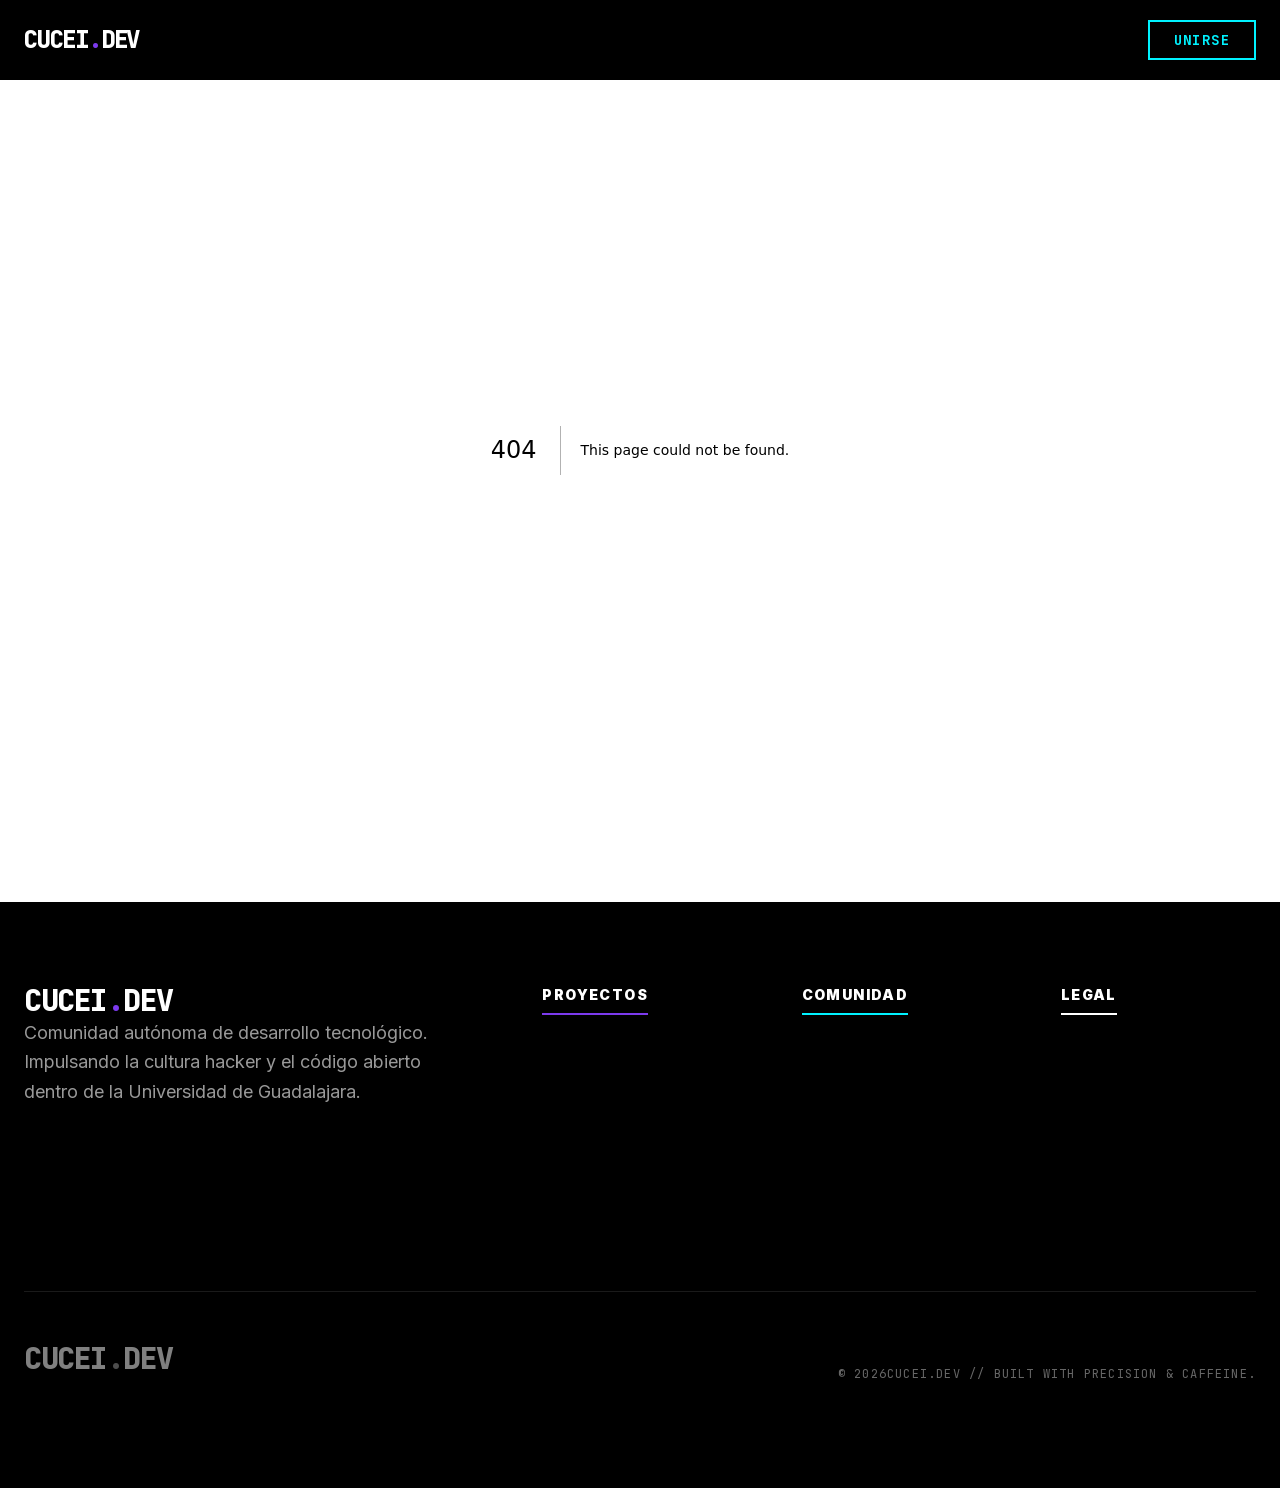
<file: 404/index.html>
<!DOCTYPE html><html lang="es"><head><meta charSet="utf-8"/><meta name="viewport" content="width=device-width, initial-scale=1"/><link rel="stylesheet" href="/_next/static/chunks/0ds41nxy6clu7.css" data-precedence="next"/><link rel="preload" as="script" fetchPriority="low" href="/_next/static/chunks/0ttfxp0_zwluf.js"/><script src="/_next/static/chunks/11~boff4mh9q9.js" async=""></script><script src="/_next/static/chunks/0zkad_7hivf3u.js" async=""></script><script src="/_next/static/chunks/0q7ms.cde.eqm.js" async=""></script><script src="/_next/static/chunks/turbopack-0ewo1aobb676d.js" async=""></script><script src="/_next/static/chunks/019y5sdtmswn3.js" async=""></script><script src="/_next/static/chunks/029w73vi9khoh.js" async=""></script><link rel="preload" href="https://a.rahcode.com/api/script.js" as="script"/><link rel="apple-touch-icon" sizes="57x57" href="/apple-icon-57x57.png"/><link rel="apple-touch-icon" sizes="60x60" href="/apple-icon-60x60.png"/><link rel="apple-touch-icon" sizes="72x72" href="/apple-icon-72x72.png"/><link rel="apple-touch-icon" sizes="76x76" href="/apple-icon-76x76.png"/><link rel="apple-touch-icon" sizes="114x114" href="/apple-icon-114x114.png"/><link rel="apple-touch-icon" sizes="120x120" href="/apple-icon-120x120.png"/><link rel="apple-touch-icon" sizes="144x144" href="/apple-icon-144x144.png"/><link rel="apple-touch-icon" sizes="152x152" href="/apple-icon-152x152.png"/><link rel="apple-touch-icon" sizes="180x180" href="/apple-icon-180x180.png"/><link rel="icon" type="image/png" sizes="192x192" href="/android-icon-192x192.png"/><link rel="icon" type="image/png" sizes="32x32" href="/favicon-32x32.png"/><link rel="icon" type="image/png" sizes="96x96" href="/favicon-96x96.png"/><link rel="icon" type="image/png" sizes="16x16" href="/favicon-16x16.png"/><link rel="manifest" href="/manifest.json"/><meta name="msapplication-TileColor" content="#6931C9"/><meta name="msapplication-TileImage" content="/ms-icon-144x144.png"/><meta name="theme-color" content="#6931C9"/><title>404: This page could not be found.</title><meta name="robots" content="noindex"/><meta name="next-size-adjust" content=""/><title>CUCEI.DEV</title><meta name="description" content="Comunidad independiente de desarrollo tecnológico de los alumnos de CUCEI, Universidad de Guadalajara."/><script src="/_next/static/chunks/03~yq9q893hmn.js" noModule=""></script></head><body class="inter_5e89cbca-module__XMex2G__variable jetbrains_mono_7dea1b4c-module__7ibYFq__variable antialiased bg-black text-white"><div hidden=""><!--$--><!--/$--></div><nav class="fixed top-0 w-full z-50 bg-black border-b-2 border-white"><div class="max-w-7xl mx-auto px-6"><div class="flex justify-between items-center h-20"><div class="flex items-center"><a class="font-mono text-2xl font-extrabold tracking-tighter text-white" href="/">CUCEI<span class="text-primary">.</span>DEV</a></div><div class="hidden md:flex items-center space-x-10 font-mono text-sm uppercase tracking-widest"><a class="hover:text-primary transition-colors" href="https://horarios.cucei.dev">Horarios</a><a class="hover:text-primary transition-colors" href="/#profesores">Profesores</a><a class="hover:text-primary transition-colors" href="https://agenda.cucei.dev">Planificador</a><a class="hover:text-primary transition-colors" href="/blog/">Blog</a><a class="border-2 border-neon text-neon px-6 py-2 hover:bg-neon hover:text-black transition-all font-bold" href="/#join">UNIRSE</a></div></div></div></nav><div style="font-family:system-ui,&quot;Segoe UI&quot;,Roboto,Helvetica,Arial,sans-serif,&quot;Apple Color Emoji&quot;,&quot;Segoe UI Emoji&quot;;height:100vh;text-align:center;display:flex;flex-direction:column;align-items:center;justify-content:center"><div><style>body{color:#000;background:#fff;margin:0}.next-error-h1{border-right:1px solid rgba(0,0,0,.3)}@media (prefers-color-scheme:dark){body{color:#fff;background:#000}.next-error-h1{border-right:1px solid rgba(255,255,255,.3)}}</style><h1 class="next-error-h1" style="display:inline-block;margin:0 20px 0 0;padding:0 23px 0 0;font-size:24px;font-weight:500;vertical-align:top;line-height:49px">404</h1><div style="display:inline-block"><h2 style="font-size:14px;font-weight:400;line-height:49px;margin:0">This page could not be found.</h2></div></div></div><!--$--><!--/$--><footer class="bg-black py-20 border-t-2 border-white"><div class="max-w-7xl mx-auto px-6"><div class="grid md:grid-cols-2 lg:grid-cols-5 gap-16 mb-20"><div class="lg:col-span-2"><a class="font-mono text-3xl font-black text-white mb-8 tracking-tighter uppercase" href="/">CUCEI<span class="text-primary">.</span>DEV</a><p class="text-white/60 text-lg leading-relaxed max-w-md">Comunidad autónoma de desarrollo tecnológico. Impulsando la cultura hacker y el código abierto dentro de la Universidad de Guadalajara.</p></div><div><h5 class="text-white font-black uppercase tracking-widest mb-8 text-sm border-b-2 border-primary pb-2 inline-block">Proyectos</h5><ul class="space-y-4 font-mono text-sm uppercase"><li><a class="hover:text-primary transition-colors" href="https://horarios.cucei.dev">Horarios</a></li><li><a class="hover:text-primary transition-colors" href="/#profesores">Profesores</a></li><li><a class="hover:text-primary transition-colors" href="/#planificador">Planificador</a></li><li><a class="hover:text-primary transition-colors" href="https://api.cucei.dev/redoc">Documentación</a></li></ul></div><div><h5 class="text-white font-black uppercase tracking-widest mb-8 text-sm border-b-2 border-neon pb-2 inline-block">Comunidad</h5><ul class="space-y-4 font-mono text-sm uppercase"><li><a class="hover:text-neon transition-colors" href="/blog/">Blog</a></li><li><a class="hover:text-neon transition-colors" href="https://github.com/cucei-dev">GitHub</a></li><li><a class="hover:text-neon transition-colors" href="https://matrix.to/#/#cucei.dev:matrix.org">Matrix</a></li><li><a class="hover:text-neon transition-colors" href="/team/">Contribuidores</a></li><li><a class="hover:text-neon transition-colors" href="/hack/">Hackathons</a></li></ul></div><div><h5 class="text-white font-black uppercase tracking-widest mb-8 text-sm border-b-2 border-white pb-2 inline-block">Legal</h5><ul class="space-y-4 font-mono text-sm uppercase"><li><a class="hover:text-primary transition-colors" href="/conducta/">Código de Conducta</a></li><li><a class="hover:text-primary transition-colors" href="/privacidad/">Privacidad</a></li><li><a class="hover:text-primary transition-colors" href="/condiciones/">Términos y Condiciones</a></li></ul></div></div><div class="pt-12 border-t border-white/10 flex flex-col md:flex-row justify-between items-center gap-10"><div class="flex items-center gap-8 grayscale brightness-200 opacity-50"><a class="font-mono text-3xl font-black text-white mb-8 tracking-tighter uppercase" href="/">CUCEI<span class="text-primary">.</span>DEV</a></div><p class="text-xs font-mono text-white/40 uppercase tracking-widest">© <!-- -->2026<!-- -->cucei.dev // Built with precision &amp; caffeine.</p></div></div></footer><script src="/_next/static/chunks/0ttfxp0_zwluf.js" id="_R_" async=""></script><script>(self.__next_f=self.__next_f||[]).push([0])</script><script>self.__next_f.push([1,"1:\"$Sreact.fragment\"\n2:I[81928,[\"/_next/static/chunks/019y5sdtmswn3.js\",\"/_next/static/chunks/029w73vi9khoh.js\"],\"\"]\n3:I[39970,[\"/_next/static/chunks/019y5sdtmswn3.js\",\"/_next/static/chunks/029w73vi9khoh.js\"],\"default\"]\n4:I[94320,[\"/_next/static/chunks/019y5sdtmswn3.js\",\"/_next/static/chunks/029w73vi9khoh.js\"],\"default\"]\nc:I[99360,[\"/_next/static/chunks/019y5sdtmswn3.js\",\"/_next/static/chunks/029w73vi9khoh.js\"],\"default\",1]\n:HL[\"/_next/static/chunks/0ds41nxy6clu7.css\",\"style\"]\n"])</script><script>self.__next_f.push([1,"0:{\"P\":null,\"c\":[\"\",\"_not-found\",\"\"],\"q\":\"\",\"i\":false,\"f\":[[[\"\",{\"children\":[\"/_not-found\",{\"children\":[\"__PAGE__\",{}]}]},\"$undefined\",\"$undefined\",16],[[\"$\",\"$1\",\"c\",{\"children\":[[[\"$\",\"link\",\"0\",{\"rel\":\"stylesheet\",\"href\":\"/_next/static/chunks/0ds41nxy6clu7.css\",\"precedence\":\"next\",\"crossOrigin\":\"$undefined\",\"nonce\":\"$undefined\"}],[\"$\",\"script\",\"script-0\",{\"src\":\"/_next/static/chunks/019y5sdtmswn3.js\",\"async\":true,\"nonce\":\"$undefined\"}],[\"$\",\"script\",\"script-1\",{\"src\":\"/_next/static/chunks/029w73vi9khoh.js\",\"async\":true,\"nonce\":\"$undefined\"}]],[\"$\",\"html\",null,{\"lang\":\"es\",\"children\":[[\"$\",\"head\",null,{\"children\":[[\"$\",\"link\",null,{\"rel\":\"apple-touch-icon\",\"sizes\":\"57x57\",\"href\":\"/apple-icon-57x57.png\"}],[\"$\",\"link\",null,{\"rel\":\"apple-touch-icon\",\"sizes\":\"60x60\",\"href\":\"/apple-icon-60x60.png\"}],[\"$\",\"link\",null,{\"rel\":\"apple-touch-icon\",\"sizes\":\"72x72\",\"href\":\"/apple-icon-72x72.png\"}],[\"$\",\"link\",null,{\"rel\":\"apple-touch-icon\",\"sizes\":\"76x76\",\"href\":\"/apple-icon-76x76.png\"}],[\"$\",\"link\",null,{\"rel\":\"apple-touch-icon\",\"sizes\":\"114x114\",\"href\":\"/apple-icon-114x114.png\"}],[\"$\",\"link\",null,{\"rel\":\"apple-touch-icon\",\"sizes\":\"120x120\",\"href\":\"/apple-icon-120x120.png\"}],[\"$\",\"link\",null,{\"rel\":\"apple-touch-icon\",\"sizes\":\"144x144\",\"href\":\"/apple-icon-144x144.png\"}],[\"$\",\"link\",null,{\"rel\":\"apple-touch-icon\",\"sizes\":\"152x152\",\"href\":\"/apple-icon-152x152.png\"}],[\"$\",\"link\",null,{\"rel\":\"apple-touch-icon\",\"sizes\":\"180x180\",\"href\":\"/apple-icon-180x180.png\"}],[\"$\",\"link\",null,{\"rel\":\"icon\",\"type\":\"image/png\",\"sizes\":\"192x192\",\"href\":\"/android-icon-192x192.png\"}],[\"$\",\"link\",null,{\"rel\":\"icon\",\"type\":\"image/png\",\"sizes\":\"32x32\",\"href\":\"/favicon-32x32.png\"}],[\"$\",\"link\",null,{\"rel\":\"icon\",\"type\":\"image/png\",\"sizes\":\"96x96\",\"href\":\"/favicon-96x96.png\"}],[\"$\",\"link\",null,{\"rel\":\"icon\",\"type\":\"image/png\",\"sizes\":\"16x16\",\"href\":\"/favicon-16x16.png\"}],[\"$\",\"link\",null,{\"rel\":\"manifest\",\"href\":\"/manifest.json\"}],[\"$\",\"meta\",null,{\"name\":\"msapplication-TileColor\",\"content\":\"#6931C9\"}],[\"$\",\"meta\",null,{\"name\":\"msapplication-TileImage\",\"content\":\"/ms-icon-144x144.png\"}],[\"$\",\"meta\",null,{\"name\":\"theme-color\",\"content\":\"#6931C9\"}]]}],[\"$\",\"body\",null,{\"className\":\"inter_5e89cbca-module__XMex2G__variable jetbrains_mono_7dea1b4c-module__7ibYFq__variable antialiased bg-black text-white\",\"children\":[[\"$\",\"nav\",null,{\"className\":\"fixed top-0 w-full z-50 bg-black border-b-2 border-white\",\"children\":[\"$\",\"div\",null,{\"className\":\"max-w-7xl mx-auto px-6\",\"children\":[\"$\",\"div\",null,{\"className\":\"flex justify-between items-center h-20\",\"children\":[[\"$\",\"div\",null,{\"className\":\"flex items-center\",\"children\":[\"$\",\"$L2\",null,{\"href\":\"/\",\"className\":\"font-mono text-2xl font-extrabold tracking-tighter text-white\",\"children\":[\"CUCEI\",[\"$\",\"span\",null,{\"className\":\"text-primary\",\"children\":\".\"}],\"DEV\"]}]}],[\"$\",\"div\",null,{\"className\":\"hidden md:flex items-center space-x-10 font-mono text-sm uppercase tracking-widest\",\"children\":[[\"$\",\"$L2\",null,{\"className\":\"hover:text-primary transition-colors\",\"href\":\"https://horarios.cucei.dev\",\"children\":\"Horarios\"}],[\"$\",\"$L2\",null,{\"className\":\"hover:text-primary transition-colors\",\"href\":\"/#profesores\",\"children\":\"Profesores\"}],[\"$\",\"$L2\",null,{\"className\":\"hover:text-primary transition-colors\",\"href\":\"https://agenda.cucei.dev\",\"children\":\"Planificador\"}],[\"$\",\"$L2\",null,{\"className\":\"hover:text-primary transition-colors\",\"href\":\"/blog\",\"children\":\"Blog\"}],[\"$\",\"$L2\",null,{\"className\":\"border-2 border-neon text-neon px-6 py-2 hover:bg-neon hover:text-black transition-all font-bold\",\"href\":\"/#join\",\"children\":\"UNIRSE\"}]]}]]}]}]}],[\"$\",\"$L3\",null,{\"parallelRouterKey\":\"children\",\"error\":\"$undefined\",\"errorStyles\":\"$undefined\",\"errorScripts\":\"$undefined\",\"template\":[\"$\",\"$L4\",null,{}],\"templateStyles\":\"$undefined\",\"templateScripts\":\"$undefined\",\"notFound\":[[[\"$\",\"title\",null,{\"children\":\"404: This page could not be found.\"}],[\"$\",\"div\",null,{\"style\":{\"fontFamily\":\"system-ui,\\\"Segoe UI\\\",Roboto,Helvetica,Arial,sans-serif,\\\"Apple Color Emoji\\\",\\\"Segoe UI Emoji\\\"\",\"height\":\"100vh\",\"textAlign\":\"center\",\"display\":\"flex\",\"flexDirection\":\"column\",\"alignItems\":\"center\",\"justifyContent\":\"center\"},\"children\":[\"$\",\"div\",null,{\"children\":[[\"$\",\"style\",null,{\"dangerouslySetInnerHTML\":{\"__html\":\"body{color:#000;background:#fff;margin:0}.next-error-h1{border-right:1px solid rgba(0,0,0,.3)}@media (prefers-color-scheme:dark){body{color:#fff;background:#000}.next-error-h1{border-right:1px solid rgba(255,255,255,.3)}}\"}}],[\"$\",\"h1\",null,{\"className\":\"next-error-h1\",\"style\":{\"display\":\"inline-block\",\"margin\":\"0 20px 0 0\",\"padding\":\"0 23px 0 0\",\"fontSize\":24,\"fontWeight\":500,\"verticalAlign\":\"top\",\"lineHeight\":\"49px\"},\"children\":404}],\"$L5\"]}]}]],[]],\"forbidden\":\"$undefined\",\"unauthorized\":\"$undefined\"}],\"$L6\",\"$L7\"]}]]}]]}],{\"children\":[\"$L8\",{\"children\":[\"$L9\",{},null,false,null]},null,false,\"$@a\"]},null,false,null],\"$Lb\",false]],\"m\":\"$undefined\",\"G\":[\"$c\",[\"$Ld\"]],\"S\":true,\"h\":null,\"s\":\"$undefined\",\"l\":\"$undefined\",\"p\":\"$undefined\",\"d\":\"$undefined\",\"b\":\"lKkYwKM03vJLga8tsk1WK\"}\n"])</script><script>self.__next_f.push([1,"e:I[23591,[\"/_next/static/chunks/019y5sdtmswn3.js\",\"/_next/static/chunks/029w73vi9khoh.js\"],\"\"]\nf:I[4919,[\"/_next/static/chunks/019y5sdtmswn3.js\",\"/_next/static/chunks/029w73vi9khoh.js\"],\"OutletBoundary\"]\n10:\"$Sreact.suspense\"\n13:I[4919,[\"/_next/static/chunks/019y5sdtmswn3.js\",\"/_next/static/chunks/029w73vi9khoh.js\"],\"ViewportBoundary\"]\n15:I[4919,[\"/_next/static/chunks/019y5sdtmswn3.js\",\"/_next/static/chunks/029w73vi9khoh.js\"],\"MetadataBoundary\"]\n5:[\"$\",\"div\",null,{\"style\":{\"display\":\"inline-block\"},\"children\":[\"$\",\"h2\",null,{\"style\":{\"fontSize\":14,\"fontWeight\":400,\"lineHeight\":\"49px\",\"margin\":0},\"children\":\"This page could not be found.\"}]}]\n"])</script><script>self.__next_f.push([1,"6:[\"$\",\"footer\",null,{\"className\":\"bg-black py-20 border-t-2 border-white\",\"children\":[\"$\",\"div\",null,{\"className\":\"max-w-7xl mx-auto px-6\",\"children\":[[\"$\",\"div\",null,{\"className\":\"grid md:grid-cols-2 lg:grid-cols-5 gap-16 mb-20\",\"children\":[[\"$\",\"div\",null,{\"className\":\"lg:col-span-2\",\"children\":[[\"$\",\"$L2\",null,{\"href\":\"/\",\"className\":\"font-mono text-3xl font-black text-white mb-8 tracking-tighter uppercase\",\"children\":[\"CUCEI\",[\"$\",\"span\",null,{\"className\":\"text-primary\",\"children\":\".\"}],\"DEV\"]}],[\"$\",\"p\",null,{\"className\":\"text-white/60 text-lg leading-relaxed max-w-md\",\"children\":\"Comunidad autónoma de desarrollo tecnológico. Impulsando la cultura hacker y el código abierto dentro de la Universidad de Guadalajara.\"}]]}],[\"$\",\"div\",null,{\"children\":[[\"$\",\"h5\",null,{\"className\":\"text-white font-black uppercase tracking-widest mb-8 text-sm border-b-2 border-primary pb-2 inline-block\",\"children\":\"Proyectos\"}],[\"$\",\"ul\",null,{\"className\":\"space-y-4 font-mono text-sm uppercase\",\"children\":[[\"$\",\"li\",null,{\"children\":[\"$\",\"$L2\",null,{\"className\":\"hover:text-primary transition-colors\",\"href\":\"https://horarios.cucei.dev\",\"children\":\"Horarios\"}]}],[\"$\",\"li\",null,{\"children\":[\"$\",\"$L2\",null,{\"className\":\"hover:text-primary transition-colors\",\"href\":\"/#profesores\",\"children\":\"Profesores\"}]}],[\"$\",\"li\",null,{\"children\":[\"$\",\"$L2\",null,{\"className\":\"hover:text-primary transition-colors\",\"href\":\"/#planificador\",\"children\":\"Planificador\"}]}],[\"$\",\"li\",null,{\"children\":[\"$\",\"a\",null,{\"className\":\"hover:text-primary transition-colors\",\"href\":\"https://api.cucei.dev/redoc\",\"children\":\"Documentación\"}]}]]}]]}],[\"$\",\"div\",null,{\"children\":[[\"$\",\"h5\",null,{\"className\":\"text-white font-black uppercase tracking-widest mb-8 text-sm border-b-2 border-neon pb-2 inline-block\",\"children\":\"Comunidad\"}],[\"$\",\"ul\",null,{\"className\":\"space-y-4 font-mono text-sm uppercase\",\"children\":[[\"$\",\"li\",null,{\"children\":[\"$\",\"$L2\",null,{\"className\":\"hover:text-neon transition-colors\",\"href\":\"/blog\",\"children\":\"Blog\"}]}],[\"$\",\"li\",null,{\"children\":[\"$\",\"a\",null,{\"className\":\"hover:text-neon transition-colors\",\"href\":\"https://github.com/cucei-dev\",\"children\":\"GitHub\"}]}],[\"$\",\"li\",null,{\"children\":[\"$\",\"a\",null,{\"className\":\"hover:text-neon transition-colors\",\"href\":\"https://matrix.to/#/#cucei.dev:matrix.org\",\"children\":\"Matrix\"}]}],[\"$\",\"li\",null,{\"children\":[\"$\",\"$L2\",null,{\"className\":\"hover:text-neon transition-colors\",\"href\":\"/team\",\"children\":\"Contribuidores\"}]}],[\"$\",\"li\",null,{\"children\":[\"$\",\"$L2\",null,{\"className\":\"hover:text-neon transition-colors\",\"href\":\"/hack\",\"children\":\"Hackathons\"}]}]]}]]}],[\"$\",\"div\",null,{\"children\":[[\"$\",\"h5\",null,{\"className\":\"text-white font-black uppercase tracking-widest mb-8 text-sm border-b-2 border-white pb-2 inline-block\",\"children\":\"Legal\"}],[\"$\",\"ul\",null,{\"className\":\"space-y-4 font-mono text-sm uppercase\",\"children\":[[\"$\",\"li\",null,{\"children\":[\"$\",\"$L2\",null,{\"className\":\"hover:text-primary transition-colors\",\"href\":\"/conducta\",\"children\":\"Código de Conducta\"}]}],[\"$\",\"li\",null,{\"children\":[\"$\",\"$L2\",null,{\"className\":\"hover:text-primary transition-colors\",\"href\":\"/privacidad\",\"children\":\"Privacidad\"}]}],[\"$\",\"li\",null,{\"children\":[\"$\",\"$L2\",null,{\"className\":\"hover:text-primary transition-colors\",\"href\":\"/condiciones\",\"children\":\"Términos y Condiciones\"}]}]]}]]}]]}],[\"$\",\"div\",null,{\"className\":\"pt-12 border-t border-white/10 flex flex-col md:flex-row justify-between items-center gap-10\",\"children\":[[\"$\",\"div\",null,{\"className\":\"flex items-center gap-8 grayscale brightness-200 opacity-50\",\"children\":[\"$\",\"$L2\",null,{\"href\":\"/\",\"className\":\"font-mono text-3xl font-black text-white mb-8 tracking-tighter uppercase\",\"children\":[\"CUCEI\",[\"$\",\"span\",null,{\"className\":\"text-primary\",\"children\":\".\"}],\"DEV\"]}]}],[\"$\",\"p\",null,{\"className\":\"text-xs font-mono text-white/40 uppercase tracking-widest\",\"children\":[\"© \",2026,\"cucei.dev // Built with precision \u0026 caffeine.\"]}]]}]]}]}]\n"])</script><script>self.__next_f.push([1,"7:[\"$\",\"$Le\",null,{\"src\":\"https://a.rahcode.com/api/script.js\",\"data-site-id\":\"ae948e03e86b\",\"strategy\":\"afterInteractive\"}]\n8:[\"$\",\"$1\",\"c\",{\"children\":[null,[\"$\",\"$L3\",null,{\"parallelRouterKey\":\"children\",\"error\":\"$undefined\",\"errorStyles\":\"$undefined\",\"errorScripts\":\"$undefined\",\"template\":[\"$\",\"$L4\",null,{}],\"templateStyles\":\"$undefined\",\"templateScripts\":\"$undefined\",\"notFound\":\"$undefined\",\"forbidden\":\"$undefined\",\"unauthorized\":\"$undefined\"}]]}]\n9:[\"$\",\"$1\",\"c\",{\"children\":[[[\"$\",\"title\",null,{\"children\":\"404: This page could not be found.\"}],[\"$\",\"div\",null,{\"style\":\"$0:f:0:1:0:props:children:1:props:children:1:props:children:1:props:notFound:0:1:props:style\",\"children\":[\"$\",\"div\",null,{\"children\":[[\"$\",\"style\",null,{\"dangerouslySetInnerHTML\":{\"__html\":\"body{color:#000;background:#fff;margin:0}.next-error-h1{border-right:1px solid rgba(0,0,0,.3)}@media (prefers-color-scheme:dark){body{color:#fff;background:#000}.next-error-h1{border-right:1px solid rgba(255,255,255,.3)}}\"}}],[\"$\",\"h1\",null,{\"className\":\"next-error-h1\",\"style\":\"$0:f:0:1:0:props:children:1:props:children:1:props:children:1:props:notFound:0:1:props:children:props:children:1:props:style\",\"children\":404}],[\"$\",\"div\",null,{\"style\":\"$5:props:style\",\"children\":[\"$\",\"h2\",null,{\"style\":\"$5:props:children:props:style\",\"children\":\"This page could not be found.\"}]}]]}]}]],null,[\"$\",\"$Lf\",null,{\"children\":[\"$\",\"$10\",null,{\"name\":\"Next.MetadataOutlet\",\"children\":\"$@11\"}]}]]}]\n12:[]\na:\"$W12\"\nb:[\"$\",\"$1\",\"h\",{\"children\":[[\"$\",\"meta\",null,{\"name\":\"robots\",\"content\":\"noindex\"}],[\"$\",\"$L13\",null,{\"children\":\"$L14\"}],[\"$\",\"div\",null,{\"hidden\":true,\"children\":[\"$\",\"$L15\",null,{\"children\":[\"$\",\"$10\",null,{\"name\":\"Next.Metadata\",\"children\":\"$L16\"}]}]}],[\"$\",\"meta\",null,{\"name\":\"next-size-adjust\",\"content\":\"\"}]]}]\nd:[\"$\",\"link\",\"0\",{\"rel\":\"stylesheet\",\"href\":\"/_next/static/chunks/0ds41nxy6clu7.css\",\"precedence\":\"next\",\"crossOrigin\":\"$undefined\",\"nonce\":\"$undefined\"}]\n"])</script><script>self.__next_f.push([1,"14:[[\"$\",\"meta\",\"0\",{\"charSet\":\"utf-8\"}],[\"$\",\"meta\",\"1\",{\"name\":\"viewport\",\"content\":\"width=device-width, initial-scale=1\"}]]\n"])</script><script>self.__next_f.push([1,"11:null\n16:[[\"$\",\"title\",\"0\",{\"children\":\"CUCEI.DEV\"}],[\"$\",\"meta\",\"1\",{\"name\":\"description\",\"content\":\"Comunidad independiente de desarrollo tecnológico de los alumnos de CUCEI, Universidad de Guadalajara.\"}]]\n"])</script></body></html>
</file>
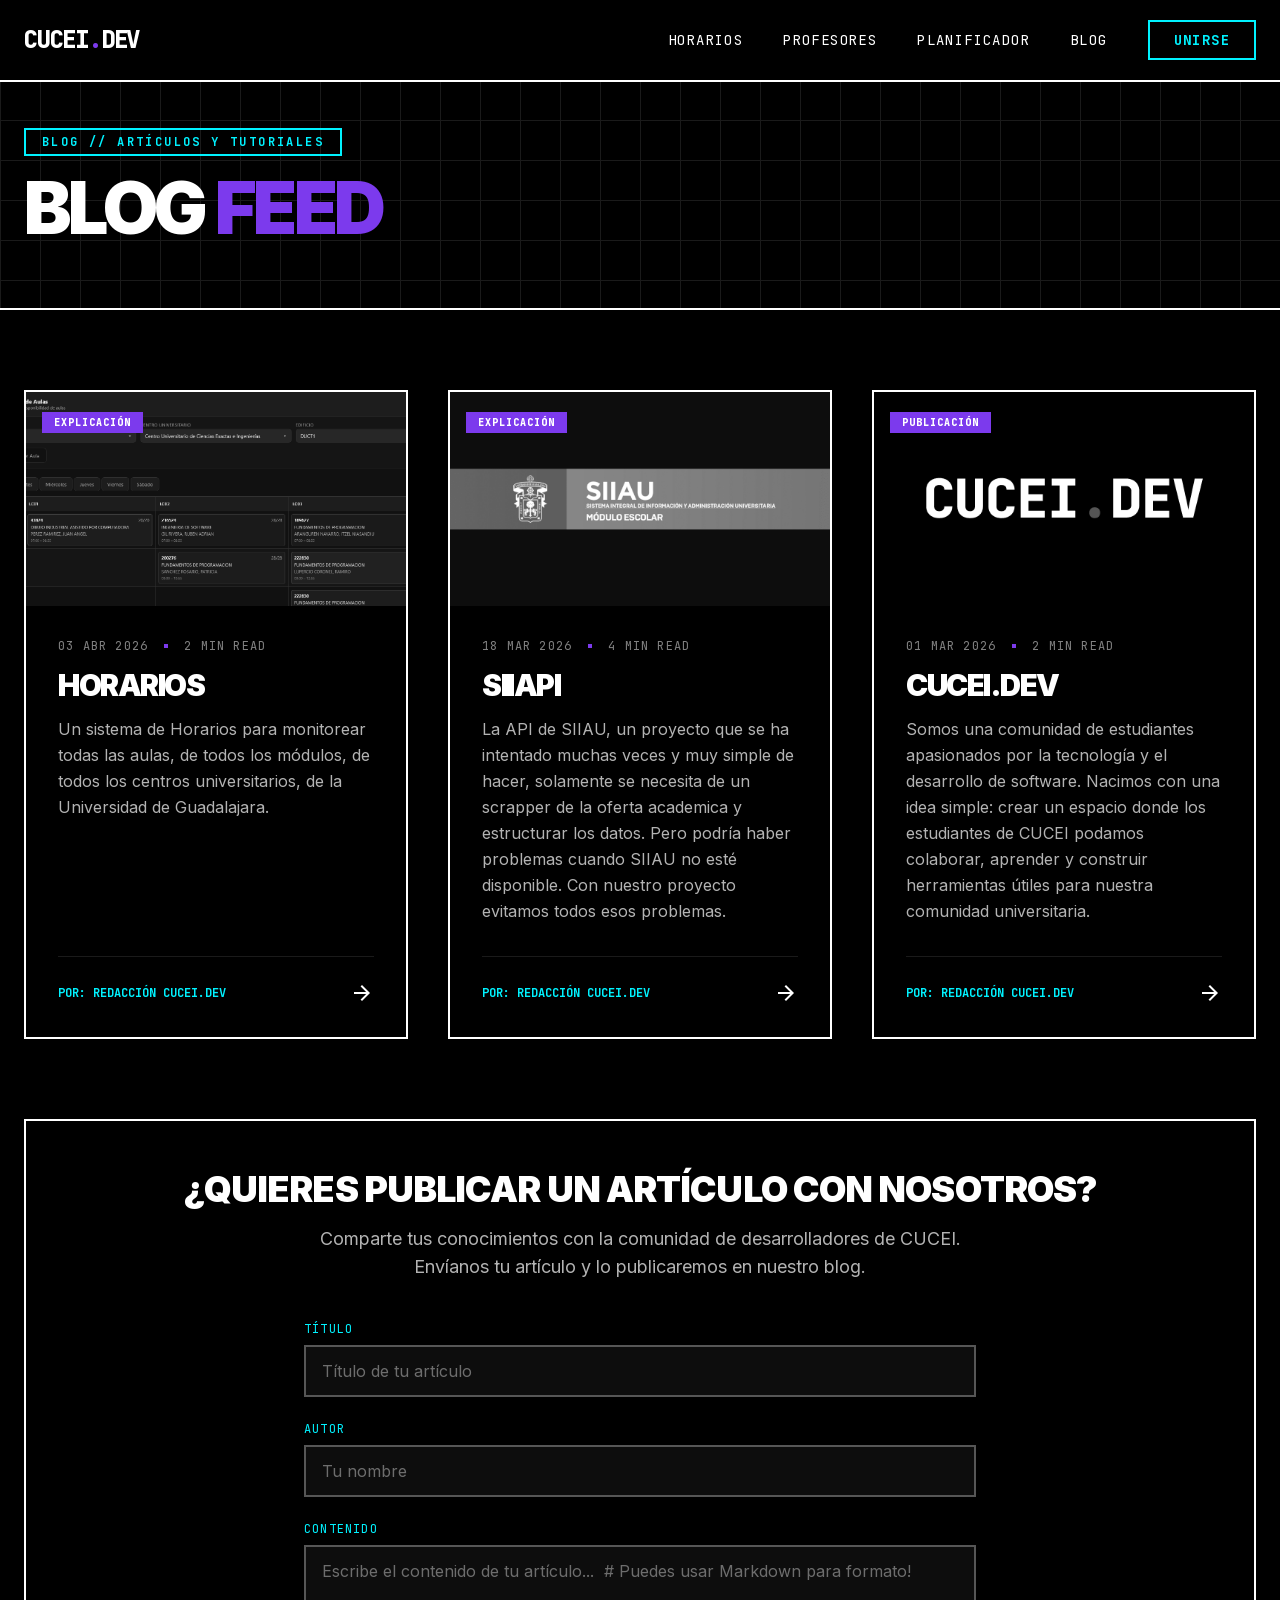
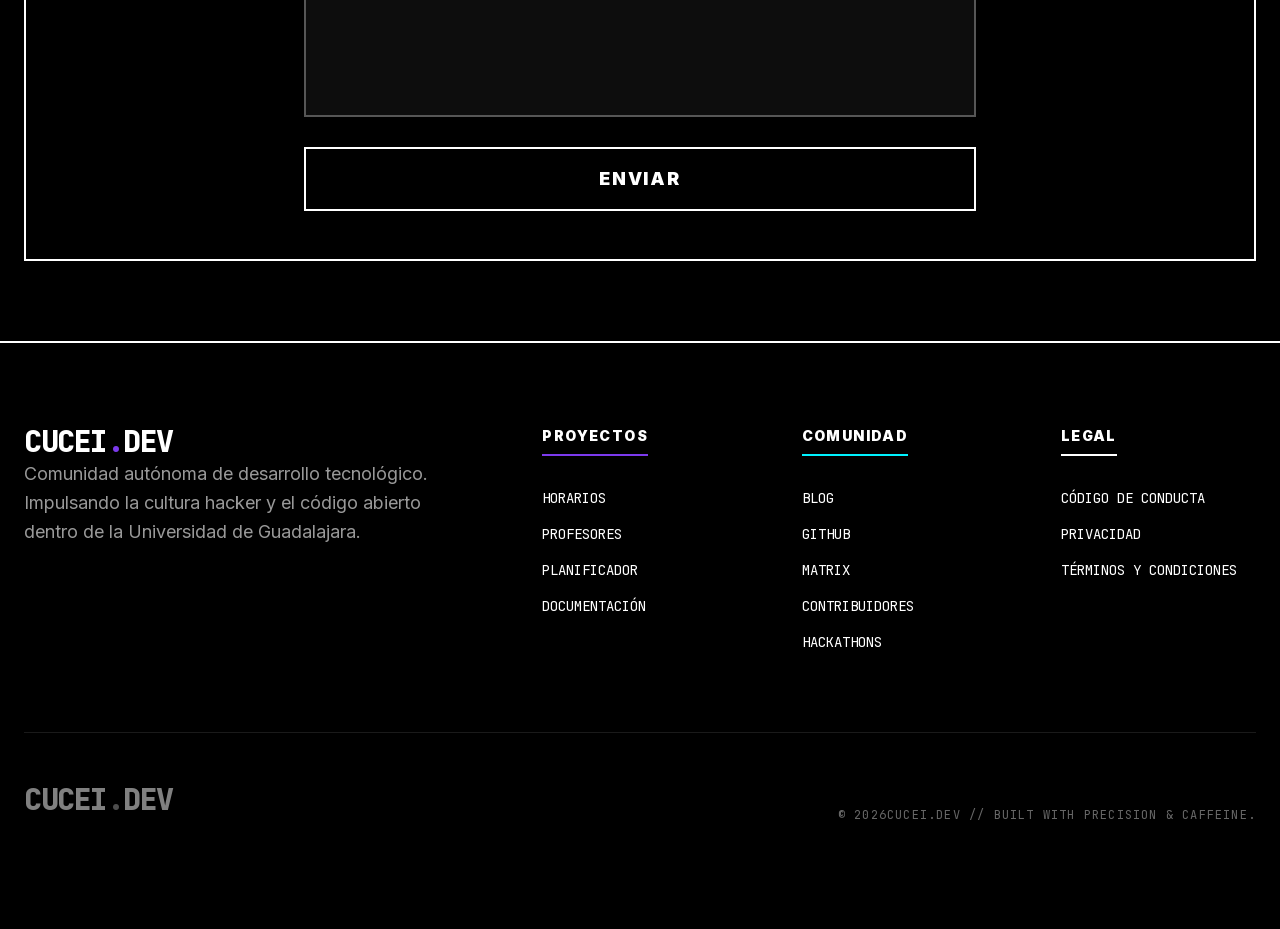
<file: blog/index.html>
<!DOCTYPE html><html lang="es"><head><meta charSet="utf-8"/><meta name="viewport" content="width=device-width, initial-scale=1"/><link rel="preload" href="/_next/static/media/70bc3e132a0a741e-s.p.1409xf.ylxg8g.woff2" as="font" crossorigin="" type="font/woff2"/><link rel="preload" href="/_next/static/media/83afe278b6a6bb3c-s.p.0q-301v4kxxnr.woff2" as="font" crossorigin="" type="font/woff2"/><link rel="stylesheet" href="/_next/static/chunks/0ds41nxy6clu7.css" data-precedence="next"/><link rel="preload" as="script" fetchPriority="low" href="/_next/static/chunks/0ttfxp0_zwluf.js"/><script src="/_next/static/chunks/11~boff4mh9q9.js" async=""></script><script src="/_next/static/chunks/0zkad_7hivf3u.js" async=""></script><script src="/_next/static/chunks/0q7ms.cde.eqm.js" async=""></script><script src="/_next/static/chunks/turbopack-0ewo1aobb676d.js" async=""></script><script src="/_next/static/chunks/019y5sdtmswn3.js" async=""></script><script src="/_next/static/chunks/029w73vi9khoh.js" async=""></script><script src="/_next/static/chunks/166t8__3b10fc.js" async=""></script><link rel="preload" href="https://a.rahcode.com/api/script.js" as="script"/><link rel="apple-touch-icon" sizes="57x57" href="/apple-icon-57x57.png"/><link rel="apple-touch-icon" sizes="60x60" href="/apple-icon-60x60.png"/><link rel="apple-touch-icon" sizes="72x72" href="/apple-icon-72x72.png"/><link rel="apple-touch-icon" sizes="76x76" href="/apple-icon-76x76.png"/><link rel="apple-touch-icon" sizes="114x114" href="/apple-icon-114x114.png"/><link rel="apple-touch-icon" sizes="120x120" href="/apple-icon-120x120.png"/><link rel="apple-touch-icon" sizes="144x144" href="/apple-icon-144x144.png"/><link rel="apple-touch-icon" sizes="152x152" href="/apple-icon-152x152.png"/><link rel="apple-touch-icon" sizes="180x180" href="/apple-icon-180x180.png"/><link rel="icon" type="image/png" sizes="192x192" href="/android-icon-192x192.png"/><link rel="icon" type="image/png" sizes="32x32" href="/favicon-32x32.png"/><link rel="icon" type="image/png" sizes="96x96" href="/favicon-96x96.png"/><link rel="icon" type="image/png" sizes="16x16" href="/favicon-16x16.png"/><link rel="manifest" href="/manifest.json"/><meta name="msapplication-TileColor" content="#6931C9"/><meta name="msapplication-TileImage" content="/ms-icon-144x144.png"/><meta name="theme-color" content="#6931C9"/><meta name="next-size-adjust" content=""/><title>CUCEI.DEV</title><meta name="description" content="Comunidad independiente de desarrollo tecnológico de los alumnos de CUCEI, Universidad de Guadalajara."/><script src="/_next/static/chunks/03~yq9q893hmn.js" noModule=""></script></head><body class="inter_5e89cbca-module__XMex2G__variable jetbrains_mono_7dea1b4c-module__7ibYFq__variable antialiased bg-black text-white"><div hidden=""><!--$--><!--/$--></div><nav class="fixed top-0 w-full z-50 bg-black border-b-2 border-white"><div class="max-w-7xl mx-auto px-6"><div class="flex justify-between items-center h-20"><div class="flex items-center"><a class="font-mono text-2xl font-extrabold tracking-tighter text-white" href="/">CUCEI<span class="text-primary">.</span>DEV</a></div><div class="hidden md:flex items-center space-x-10 font-mono text-sm uppercase tracking-widest"><a class="hover:text-primary transition-colors" href="https://horarios.cucei.dev">Horarios</a><a class="hover:text-primary transition-colors" href="/#profesores">Profesores</a><a class="hover:text-primary transition-colors" href="https://agenda.cucei.dev">Planificador</a><a class="hover:text-primary transition-colors" href="/blog/">Blog</a><a class="border-2 border-neon text-neon px-6 py-2 hover:bg-neon hover:text-black transition-all font-bold" href="/#join">UNIRSE</a></div></div></div></nav><header class="pt-32 pb-16 grid-pattern border-b-2 border-white"><div class="max-w-7xl mx-auto px-6"><div class="flex flex-col md:flex-row md:items-end justify-between gap-8"><div><div class="inline-block px-4 py-1 border-2 border-neon text-neon font-mono text-xs mb-4 uppercase tracking-[0.2em] font-bold">BLOG // ARTÍCULOS Y TUTORIALES</div><h1 class="text-6xl md:text-7xl font-black uppercase tracking-tighter leading-none">Blog <span class="text-primary">Feed</span></h1></div></div></div></header><main class="py-20 bg-black"><div class="max-w-7xl mx-auto px-6"><div class="grid grid-cols-1 md:grid-cols-2 lg:grid-cols-3 gap-10"><article class="border-2 border-white group flex flex-col h-full hover:border-neon transition-colors"><div class="aspect-video relative overflow-hidden bg-white/5"><img alt="Horarios" loading="lazy" width="512" height="512" decoding="async" data-nimg="1" class="w-full h-full object-cover grayscale group-hover:grayscale-0 transition-all duration-500" style="color:transparent" src="/images/horarios.png"/><div class="absolute top-4 left-4"><span class="bg-primary text-white px-3 py-1 font-mono text-[10px] font-black uppercase tracking-widest">Explicación</span></div></div><div class="p-8 grow flex flex-col"><div class="flex items-center gap-4 mb-4 text-xs font-mono text-white/50 uppercase tracking-widest"><span>03 ABR 2026</span><span class="w-1 h-1 bg-primary"></span><span>2 MIN READ</span></div><h2 class="text-3xl font-black mb-4 uppercase tracking-tighter leading-none group-hover:text-neon transition-colors">Horarios</h2><p class="text-white/70 text-base leading-relaxed mb-8 grow">Un sistema de Horarios para monitorear todas las aulas, de todos los módulos, de todos los centros universitarios, de la Universidad de Guadalajara.</p><div class="pt-6 border-t border-white/10 flex items-center justify-between"><span class="font-mono text-xs font-bold text-neon uppercase">Por: <!-- -->Redacción CUCEI.DEV</span><a class="material-symbols-outlined text-white hover:text-neon transition-colors" href="/blog/horarios/">arrow_forward</a></div></div></article><article class="border-2 border-white group flex flex-col h-full hover:border-neon transition-colors"><div class="aspect-video relative overflow-hidden bg-white/5"><img alt="SIIAPI" loading="lazy" width="512" height="512" decoding="async" data-nimg="1" class="w-full h-full object-cover grayscale group-hover:grayscale-0 transition-all duration-500" style="color:transparent" src="/images/siiau.png"/><div class="absolute top-4 left-4"><span class="bg-primary text-white px-3 py-1 font-mono text-[10px] font-black uppercase tracking-widest">Explicación</span></div></div><div class="p-8 grow flex flex-col"><div class="flex items-center gap-4 mb-4 text-xs font-mono text-white/50 uppercase tracking-widest"><span>18 MAR 2026</span><span class="w-1 h-1 bg-primary"></span><span>4 MIN READ</span></div><h2 class="text-3xl font-black mb-4 uppercase tracking-tighter leading-none group-hover:text-neon transition-colors">SIIAPI</h2><p class="text-white/70 text-base leading-relaxed mb-8 grow">La API de SIIAU, un proyecto que se ha intentado muchas veces y muy simple de hacer, solamente se necesita de un scrapper de la oferta academica y estructurar los datos. Pero podría haber problemas cuando SIIAU no esté disponible. Con nuestro proyecto evitamos todos esos problemas.</p><div class="pt-6 border-t border-white/10 flex items-center justify-between"><span class="font-mono text-xs font-bold text-neon uppercase">Por: <!-- -->Redacción CUCEI.DEV</span><a class="material-symbols-outlined text-white hover:text-neon transition-colors" href="/blog/siiapi/">arrow_forward</a></div></div></article><article class="border-2 border-white group flex flex-col h-full hover:border-neon transition-colors"><div class="aspect-video relative overflow-hidden bg-white/5"><img alt="CUCEI.DEV" loading="lazy" width="512" height="512" decoding="async" data-nimg="1" class="w-full h-full object-cover grayscale group-hover:grayscale-0 transition-all duration-500" style="color:transparent" src="/images/cucei.dev.png"/><div class="absolute top-4 left-4"><span class="bg-primary text-white px-3 py-1 font-mono text-[10px] font-black uppercase tracking-widest">Publicación</span></div></div><div class="p-8 grow flex flex-col"><div class="flex items-center gap-4 mb-4 text-xs font-mono text-white/50 uppercase tracking-widest"><span>01 MAR 2026</span><span class="w-1 h-1 bg-primary"></span><span>2 MIN READ</span></div><h2 class="text-3xl font-black mb-4 uppercase tracking-tighter leading-none group-hover:text-neon transition-colors">CUCEI.DEV</h2><p class="text-white/70 text-base leading-relaxed mb-8 grow">Somos una comunidad de estudiantes apasionados por la tecnología y el desarrollo de software. Nacimos con una idea simple: crear un espacio donde los estudiantes de CUCEI podamos colaborar, aprender y construir herramientas útiles para nuestra comunidad universitaria.</p><div class="pt-6 border-t border-white/10 flex items-center justify-between"><span class="font-mono text-xs font-bold text-neon uppercase">Por: <!-- -->Redacción CUCEI.DEV</span><a class="material-symbols-outlined text-white hover:text-neon transition-colors" href="/blog/cucei-dev/">arrow_forward</a></div></div></article></div><div class="mt-20 border-2 border-white p-8 md:p-12"><div class="text-center mb-10"><h2 class="text-3xl md:text-4xl font-black uppercase tracking-tight mb-4">¿Quieres publicar un artículo con nosotros?</h2><p class="text-white/70 md:text-lg max-w-2xl mx-auto">Comparte tus conocimientos con la comunidad de desarrolladores de CUCEI. Envíanos tu artículo y lo publicaremos en nuestro blog.</p></div><form class="max-w-2xl mx-auto space-y-6"><div><label for="title" class="block font-mono text-xs uppercase tracking-widest mb-2 text-neon">Título</label><input type="text" id="title" required="" class="w-full bg-white/5 border-2 border-white/30 px-4 py-3 text-white placeholder-white/40 focus:border-neon focus:outline-none transition-colors" placeholder="Título de tu artículo" name="title"/></div><div><label for="author" class="block font-mono text-xs uppercase tracking-widest mb-2 text-neon">Autor</label><input type="text" id="author" required="" class="w-full bg-white/5 border-2 border-white/30 px-4 py-3 text-white placeholder-white/40 focus:border-neon focus:outline-none transition-colors" placeholder="Tu nombre" name="author"/></div><div><label for="content" class="block font-mono text-xs uppercase tracking-widest mb-2 text-neon">Contenido</label><textarea id="content" name="content" required="" rows="6" class="w-full bg-white/5 border-2 border-white/30 px-4 py-3 text-white placeholder-white/40 focus:border-neon focus:outline-none transition-colors resize-none" placeholder="Escribe el contenido de tu artículo...  # Puedes usar Markdown para formato!"></textarea></div><button type="submit" class="w-full border-2 border-white text-white px-12 py-4 font-black text-lg uppercase tracking-widest hover:bg-white hover:text-black transition-all">Enviar</button></form></div></div></main><!--$--><!--/$--><footer class="bg-black py-20 border-t-2 border-white"><div class="max-w-7xl mx-auto px-6"><div class="grid md:grid-cols-2 lg:grid-cols-5 gap-16 mb-20"><div class="lg:col-span-2"><a class="font-mono text-3xl font-black text-white mb-8 tracking-tighter uppercase" href="/">CUCEI<span class="text-primary">.</span>DEV</a><p class="text-white/60 text-lg leading-relaxed max-w-md">Comunidad autónoma de desarrollo tecnológico. Impulsando la cultura hacker y el código abierto dentro de la Universidad de Guadalajara.</p></div><div><h5 class="text-white font-black uppercase tracking-widest mb-8 text-sm border-b-2 border-primary pb-2 inline-block">Proyectos</h5><ul class="space-y-4 font-mono text-sm uppercase"><li><a class="hover:text-primary transition-colors" href="https://horarios.cucei.dev">Horarios</a></li><li><a class="hover:text-primary transition-colors" href="/#profesores">Profesores</a></li><li><a class="hover:text-primary transition-colors" href="/#planificador">Planificador</a></li><li><a class="hover:text-primary transition-colors" href="https://api.cucei.dev/redoc">Documentación</a></li></ul></div><div><h5 class="text-white font-black uppercase tracking-widest mb-8 text-sm border-b-2 border-neon pb-2 inline-block">Comunidad</h5><ul class="space-y-4 font-mono text-sm uppercase"><li><a class="hover:text-neon transition-colors" href="/blog/">Blog</a></li><li><a class="hover:text-neon transition-colors" href="https://github.com/cucei-dev">GitHub</a></li><li><a class="hover:text-neon transition-colors" href="https://matrix.to/#/#cucei.dev:matrix.org">Matrix</a></li><li><a class="hover:text-neon transition-colors" href="/team/">Contribuidores</a></li><li><a class="hover:text-neon transition-colors" href="/hack/">Hackathons</a></li></ul></div><div><h5 class="text-white font-black uppercase tracking-widest mb-8 text-sm border-b-2 border-white pb-2 inline-block">Legal</h5><ul class="space-y-4 font-mono text-sm uppercase"><li><a class="hover:text-primary transition-colors" href="/conducta/">Código de Conducta</a></li><li><a class="hover:text-primary transition-colors" href="/privacidad/">Privacidad</a></li><li><a class="hover:text-primary transition-colors" href="/condiciones/">Términos y Condiciones</a></li></ul></div></div><div class="pt-12 border-t border-white/10 flex flex-col md:flex-row justify-between items-center gap-10"><div class="flex items-center gap-8 grayscale brightness-200 opacity-50"><a class="font-mono text-3xl font-black text-white mb-8 tracking-tighter uppercase" href="/">CUCEI<span class="text-primary">.</span>DEV</a></div><p class="text-xs font-mono text-white/40 uppercase tracking-widest">© <!-- -->2026<!-- -->cucei.dev // Built with precision &amp; caffeine.</p></div></div></footer><script src="/_next/static/chunks/0ttfxp0_zwluf.js" id="_R_" async=""></script><script>(self.__next_f=self.__next_f||[]).push([0])</script><script>self.__next_f.push([1,"1:\"$Sreact.fragment\"\n2:I[81928,[\"/_next/static/chunks/019y5sdtmswn3.js\",\"/_next/static/chunks/029w73vi9khoh.js\"],\"\"]\n3:I[39970,[\"/_next/static/chunks/019y5sdtmswn3.js\",\"/_next/static/chunks/029w73vi9khoh.js\"],\"default\"]\n4:I[94320,[\"/_next/static/chunks/019y5sdtmswn3.js\",\"/_next/static/chunks/029w73vi9khoh.js\"],\"default\"]\nc:I[99360,[\"/_next/static/chunks/019y5sdtmswn3.js\",\"/_next/static/chunks/029w73vi9khoh.js\"],\"default\",1]\n:HL[\"/_next/static/chunks/0ds41nxy6clu7.css\",\"style\"]\n:HL[\"/_next/static/media/70bc3e132a0a741e-s.p.1409xf.ylxg8g.woff2\",\"font\",{\"crossOrigin\":\"\",\"type\":\"font/woff2\"}]\n:HL[\"/_next/static/media/83afe278b6a6bb3c-s.p.0q-301v4kxxnr.woff2\",\"font\",{\"crossOrigin\":\"\",\"type\":\"font/woff2\"}]\n"])</script><script>self.__next_f.push([1,"0:{\"P\":null,\"c\":[\"\",\"blog\",\"\"],\"q\":\"\",\"i\":false,\"f\":[[[\"\",{\"children\":[\"blog\",{\"children\":[\"__PAGE__\",{}]}]},\"$undefined\",\"$undefined\",16],[[\"$\",\"$1\",\"c\",{\"children\":[[[\"$\",\"link\",\"0\",{\"rel\":\"stylesheet\",\"href\":\"/_next/static/chunks/0ds41nxy6clu7.css\",\"precedence\":\"next\",\"crossOrigin\":\"$undefined\",\"nonce\":\"$undefined\"}],[\"$\",\"script\",\"script-0\",{\"src\":\"/_next/static/chunks/019y5sdtmswn3.js\",\"async\":true,\"nonce\":\"$undefined\"}],[\"$\",\"script\",\"script-1\",{\"src\":\"/_next/static/chunks/029w73vi9khoh.js\",\"async\":true,\"nonce\":\"$undefined\"}]],[\"$\",\"html\",null,{\"lang\":\"es\",\"children\":[[\"$\",\"head\",null,{\"children\":[[\"$\",\"link\",null,{\"rel\":\"apple-touch-icon\",\"sizes\":\"57x57\",\"href\":\"/apple-icon-57x57.png\"}],[\"$\",\"link\",null,{\"rel\":\"apple-touch-icon\",\"sizes\":\"60x60\",\"href\":\"/apple-icon-60x60.png\"}],[\"$\",\"link\",null,{\"rel\":\"apple-touch-icon\",\"sizes\":\"72x72\",\"href\":\"/apple-icon-72x72.png\"}],[\"$\",\"link\",null,{\"rel\":\"apple-touch-icon\",\"sizes\":\"76x76\",\"href\":\"/apple-icon-76x76.png\"}],[\"$\",\"link\",null,{\"rel\":\"apple-touch-icon\",\"sizes\":\"114x114\",\"href\":\"/apple-icon-114x114.png\"}],[\"$\",\"link\",null,{\"rel\":\"apple-touch-icon\",\"sizes\":\"120x120\",\"href\":\"/apple-icon-120x120.png\"}],[\"$\",\"link\",null,{\"rel\":\"apple-touch-icon\",\"sizes\":\"144x144\",\"href\":\"/apple-icon-144x144.png\"}],[\"$\",\"link\",null,{\"rel\":\"apple-touch-icon\",\"sizes\":\"152x152\",\"href\":\"/apple-icon-152x152.png\"}],[\"$\",\"link\",null,{\"rel\":\"apple-touch-icon\",\"sizes\":\"180x180\",\"href\":\"/apple-icon-180x180.png\"}],[\"$\",\"link\",null,{\"rel\":\"icon\",\"type\":\"image/png\",\"sizes\":\"192x192\",\"href\":\"/android-icon-192x192.png\"}],[\"$\",\"link\",null,{\"rel\":\"icon\",\"type\":\"image/png\",\"sizes\":\"32x32\",\"href\":\"/favicon-32x32.png\"}],[\"$\",\"link\",null,{\"rel\":\"icon\",\"type\":\"image/png\",\"sizes\":\"96x96\",\"href\":\"/favicon-96x96.png\"}],[\"$\",\"link\",null,{\"rel\":\"icon\",\"type\":\"image/png\",\"sizes\":\"16x16\",\"href\":\"/favicon-16x16.png\"}],[\"$\",\"link\",null,{\"rel\":\"manifest\",\"href\":\"/manifest.json\"}],[\"$\",\"meta\",null,{\"name\":\"msapplication-TileColor\",\"content\":\"#6931C9\"}],[\"$\",\"meta\",null,{\"name\":\"msapplication-TileImage\",\"content\":\"/ms-icon-144x144.png\"}],[\"$\",\"meta\",null,{\"name\":\"theme-color\",\"content\":\"#6931C9\"}]]}],[\"$\",\"body\",null,{\"className\":\"inter_5e89cbca-module__XMex2G__variable jetbrains_mono_7dea1b4c-module__7ibYFq__variable antialiased bg-black text-white\",\"children\":[[\"$\",\"nav\",null,{\"className\":\"fixed top-0 w-full z-50 bg-black border-b-2 border-white\",\"children\":[\"$\",\"div\",null,{\"className\":\"max-w-7xl mx-auto px-6\",\"children\":[\"$\",\"div\",null,{\"className\":\"flex justify-between items-center h-20\",\"children\":[[\"$\",\"div\",null,{\"className\":\"flex items-center\",\"children\":[\"$\",\"$L2\",null,{\"href\":\"/\",\"className\":\"font-mono text-2xl font-extrabold tracking-tighter text-white\",\"children\":[\"CUCEI\",[\"$\",\"span\",null,{\"className\":\"text-primary\",\"children\":\".\"}],\"DEV\"]}]}],[\"$\",\"div\",null,{\"className\":\"hidden md:flex items-center space-x-10 font-mono text-sm uppercase tracking-widest\",\"children\":[[\"$\",\"$L2\",null,{\"className\":\"hover:text-primary transition-colors\",\"href\":\"https://horarios.cucei.dev\",\"children\":\"Horarios\"}],[\"$\",\"$L2\",null,{\"className\":\"hover:text-primary transition-colors\",\"href\":\"/#profesores\",\"children\":\"Profesores\"}],[\"$\",\"$L2\",null,{\"className\":\"hover:text-primary transition-colors\",\"href\":\"https://agenda.cucei.dev\",\"children\":\"Planificador\"}],[\"$\",\"$L2\",null,{\"className\":\"hover:text-primary transition-colors\",\"href\":\"/blog\",\"children\":\"Blog\"}],[\"$\",\"$L2\",null,{\"className\":\"border-2 border-neon text-neon px-6 py-2 hover:bg-neon hover:text-black transition-all font-bold\",\"href\":\"/#join\",\"children\":\"UNIRSE\"}]]}]]}]}]}],[\"$\",\"$L3\",null,{\"parallelRouterKey\":\"children\",\"error\":\"$undefined\",\"errorStyles\":\"$undefined\",\"errorScripts\":\"$undefined\",\"template\":[\"$\",\"$L4\",null,{}],\"templateStyles\":\"$undefined\",\"templateScripts\":\"$undefined\",\"notFound\":[[[\"$\",\"title\",null,{\"children\":\"404: This page could not be found.\"}],[\"$\",\"div\",null,{\"style\":{\"fontFamily\":\"system-ui,\\\"Segoe UI\\\",Roboto,Helvetica,Arial,sans-serif,\\\"Apple Color Emoji\\\",\\\"Segoe UI Emoji\\\"\",\"height\":\"100vh\",\"textAlign\":\"center\",\"display\":\"flex\",\"flexDirection\":\"column\",\"alignItems\":\"center\",\"justifyContent\":\"center\"},\"children\":[\"$\",\"div\",null,{\"children\":[[\"$\",\"style\",null,{\"dangerouslySetInnerHTML\":{\"__html\":\"body{color:#000;background:#fff;margin:0}.next-error-h1{border-right:1px solid rgba(0,0,0,.3)}@media (prefers-color-scheme:dark){body{color:#fff;background:#000}.next-error-h1{border-right:1px solid rgba(255,255,255,.3)}}\"}}],[\"$\",\"h1\",null,{\"className\":\"next-error-h1\",\"style\":{\"display\":\"inline-block\",\"margin\":\"0 20px 0 0\",\"padding\":\"0 23px 0 0\",\"fontSize\":24,\"fontWeight\":500,\"verticalAlign\":\"top\",\"lineHeight\":\"49px\"},\"children\":404}],\"$L5\"]}]}]],[]],\"forbidden\":\"$undefined\",\"unauthorized\":\"$undefined\"}],\"$L6\",\"$L7\"]}]]}]]}],{\"children\":[\"$L8\",{\"children\":[\"$L9\",{},null,false,null]},null,false,\"$@a\"]},null,false,null],\"$Lb\",false]],\"m\":\"$undefined\",\"G\":[\"$c\",[\"$Ld\"]],\"S\":true,\"h\":null,\"s\":\"$undefined\",\"l\":\"$undefined\",\"p\":\"$undefined\",\"d\":\"$undefined\",\"b\":\"lKkYwKM03vJLga8tsk1WK\"}\n"])</script><script>self.__next_f.push([1,"e:I[23591,[\"/_next/static/chunks/019y5sdtmswn3.js\",\"/_next/static/chunks/029w73vi9khoh.js\"],\"\"]\nf:I[60819,[\"/_next/static/chunks/019y5sdtmswn3.js\",\"/_next/static/chunks/029w73vi9khoh.js\"],\"ClientPageRoot\"]\n10:I[24414,[\"/_next/static/chunks/019y5sdtmswn3.js\",\"/_next/static/chunks/029w73vi9khoh.js\",\"/_next/static/chunks/166t8__3b10fc.js\"],\"default\"]\n13:I[4919,[\"/_next/static/chunks/019y5sdtmswn3.js\",\"/_next/static/chunks/029w73vi9khoh.js\"],\"OutletBoundary\"]\n14:\"$Sreact.suspense\"\n17:I[4919,[\"/_next/static/chunks/019y5sdtmswn3.js\",\"/_next/static/chunks/029w73vi9khoh.js\"],\"ViewportBoundary\"]\n19:I[4919,[\"/_next/static/chunks/019y5sdtmswn3.js\",\"/_next/static/chunks/029w73vi9khoh.js\"],\"MetadataBoundary\"]\n5:[\"$\",\"div\",null,{\"style\":{\"display\":\"inline-block\"},\"children\":[\"$\",\"h2\",null,{\"style\":{\"fontSize\":14,\"fontWeight\":400,\"lineHeight\":\"49px\",\"margin\":0},\"children\":\"This page could not be found.\"}]}]\n"])</script><script>self.__next_f.push([1,"6:[\"$\",\"footer\",null,{\"className\":\"bg-black py-20 border-t-2 border-white\",\"children\":[\"$\",\"div\",null,{\"className\":\"max-w-7xl mx-auto px-6\",\"children\":[[\"$\",\"div\",null,{\"className\":\"grid md:grid-cols-2 lg:grid-cols-5 gap-16 mb-20\",\"children\":[[\"$\",\"div\",null,{\"className\":\"lg:col-span-2\",\"children\":[[\"$\",\"$L2\",null,{\"href\":\"/\",\"className\":\"font-mono text-3xl font-black text-white mb-8 tracking-tighter uppercase\",\"children\":[\"CUCEI\",[\"$\",\"span\",null,{\"className\":\"text-primary\",\"children\":\".\"}],\"DEV\"]}],[\"$\",\"p\",null,{\"className\":\"text-white/60 text-lg leading-relaxed max-w-md\",\"children\":\"Comunidad autónoma de desarrollo tecnológico. Impulsando la cultura hacker y el código abierto dentro de la Universidad de Guadalajara.\"}]]}],[\"$\",\"div\",null,{\"children\":[[\"$\",\"h5\",null,{\"className\":\"text-white font-black uppercase tracking-widest mb-8 text-sm border-b-2 border-primary pb-2 inline-block\",\"children\":\"Proyectos\"}],[\"$\",\"ul\",null,{\"className\":\"space-y-4 font-mono text-sm uppercase\",\"children\":[[\"$\",\"li\",null,{\"children\":[\"$\",\"$L2\",null,{\"className\":\"hover:text-primary transition-colors\",\"href\":\"https://horarios.cucei.dev\",\"children\":\"Horarios\"}]}],[\"$\",\"li\",null,{\"children\":[\"$\",\"$L2\",null,{\"className\":\"hover:text-primary transition-colors\",\"href\":\"/#profesores\",\"children\":\"Profesores\"}]}],[\"$\",\"li\",null,{\"children\":[\"$\",\"$L2\",null,{\"className\":\"hover:text-primary transition-colors\",\"href\":\"/#planificador\",\"children\":\"Planificador\"}]}],[\"$\",\"li\",null,{\"children\":[\"$\",\"a\",null,{\"className\":\"hover:text-primary transition-colors\",\"href\":\"https://api.cucei.dev/redoc\",\"children\":\"Documentación\"}]}]]}]]}],[\"$\",\"div\",null,{\"children\":[[\"$\",\"h5\",null,{\"className\":\"text-white font-black uppercase tracking-widest mb-8 text-sm border-b-2 border-neon pb-2 inline-block\",\"children\":\"Comunidad\"}],[\"$\",\"ul\",null,{\"className\":\"space-y-4 font-mono text-sm uppercase\",\"children\":[[\"$\",\"li\",null,{\"children\":[\"$\",\"$L2\",null,{\"className\":\"hover:text-neon transition-colors\",\"href\":\"/blog\",\"children\":\"Blog\"}]}],[\"$\",\"li\",null,{\"children\":[\"$\",\"a\",null,{\"className\":\"hover:text-neon transition-colors\",\"href\":\"https://github.com/cucei-dev\",\"children\":\"GitHub\"}]}],[\"$\",\"li\",null,{\"children\":[\"$\",\"a\",null,{\"className\":\"hover:text-neon transition-colors\",\"href\":\"https://matrix.to/#/#cucei.dev:matrix.org\",\"children\":\"Matrix\"}]}],[\"$\",\"li\",null,{\"children\":[\"$\",\"$L2\",null,{\"className\":\"hover:text-neon transition-colors\",\"href\":\"/team\",\"children\":\"Contribuidores\"}]}],[\"$\",\"li\",null,{\"children\":[\"$\",\"$L2\",null,{\"className\":\"hover:text-neon transition-colors\",\"href\":\"/hack\",\"children\":\"Hackathons\"}]}]]}]]}],[\"$\",\"div\",null,{\"children\":[[\"$\",\"h5\",null,{\"className\":\"text-white font-black uppercase tracking-widest mb-8 text-sm border-b-2 border-white pb-2 inline-block\",\"children\":\"Legal\"}],[\"$\",\"ul\",null,{\"className\":\"space-y-4 font-mono text-sm uppercase\",\"children\":[[\"$\",\"li\",null,{\"children\":[\"$\",\"$L2\",null,{\"className\":\"hover:text-primary transition-colors\",\"href\":\"/conducta\",\"children\":\"Código de Conducta\"}]}],[\"$\",\"li\",null,{\"children\":[\"$\",\"$L2\",null,{\"className\":\"hover:text-primary transition-colors\",\"href\":\"/privacidad\",\"children\":\"Privacidad\"}]}],[\"$\",\"li\",null,{\"children\":[\"$\",\"$L2\",null,{\"className\":\"hover:text-primary transition-colors\",\"href\":\"/condiciones\",\"children\":\"Términos y Condiciones\"}]}]]}]]}]]}],[\"$\",\"div\",null,{\"className\":\"pt-12 border-t border-white/10 flex flex-col md:flex-row justify-between items-center gap-10\",\"children\":[[\"$\",\"div\",null,{\"className\":\"flex items-center gap-8 grayscale brightness-200 opacity-50\",\"children\":[\"$\",\"$L2\",null,{\"href\":\"/\",\"className\":\"font-mono text-3xl font-black text-white mb-8 tracking-tighter uppercase\",\"children\":[\"CUCEI\",[\"$\",\"span\",null,{\"className\":\"text-primary\",\"children\":\".\"}],\"DEV\"]}]}],[\"$\",\"p\",null,{\"className\":\"text-xs font-mono text-white/40 uppercase tracking-widest\",\"children\":[\"© \",2026,\"cucei.dev // Built with precision \u0026 caffeine.\"]}]]}]]}]}]\n"])</script><script>self.__next_f.push([1,"7:[\"$\",\"$Le\",null,{\"src\":\"https://a.rahcode.com/api/script.js\",\"data-site-id\":\"ae948e03e86b\",\"strategy\":\"afterInteractive\"}]\n8:[\"$\",\"$1\",\"c\",{\"children\":[null,[\"$\",\"$L3\",null,{\"parallelRouterKey\":\"children\",\"error\":\"$undefined\",\"errorStyles\":\"$undefined\",\"errorScripts\":\"$undefined\",\"template\":[\"$\",\"$L4\",null,{}],\"templateStyles\":\"$undefined\",\"templateScripts\":\"$undefined\",\"notFound\":\"$undefined\",\"forbidden\":\"$undefined\",\"unauthorized\":\"$undefined\"}]]}]\n9:[\"$\",\"$1\",\"c\",{\"children\":[[\"$\",\"$Lf\",null,{\"Component\":\"$10\",\"serverProvidedParams\":{\"searchParams\":{},\"params\":{},\"promises\":[\"$@11\",\"$@12\"]}}],[[\"$\",\"script\",\"script-0\",{\"src\":\"/_next/static/chunks/166t8__3b10fc.js\",\"async\":true,\"nonce\":\"$undefined\"}]],[\"$\",\"$L13\",null,{\"children\":[\"$\",\"$14\",null,{\"name\":\"Next.MetadataOutlet\",\"children\":\"$@15\"}]}]]}]\n16:[]\na:\"$W16\"\nb:[\"$\",\"$1\",\"h\",{\"children\":[null,[\"$\",\"$L17\",null,{\"children\":\"$L18\"}],[\"$\",\"div\",null,{\"hidden\":true,\"children\":[\"$\",\"$L19\",null,{\"children\":[\"$\",\"$14\",null,{\"name\":\"Next.Metadata\",\"children\":\"$L1a\"}]}]}],[\"$\",\"meta\",null,{\"name\":\"next-size-adjust\",\"content\":\"\"}]]}]\nd:[\"$\",\"link\",\"0\",{\"rel\":\"stylesheet\",\"href\":\"/_next/static/chunks/0ds41nxy6clu7.css\",\"precedence\":\"next\",\"crossOrigin\":\"$undefined\",\"nonce\":\"$undefined\"}]\n"])</script><script>self.__next_f.push([1,"11:{}\n12:\"$9:props:children:0:props:serverProvidedParams:params\"\n"])</script><script>self.__next_f.push([1,"18:[[\"$\",\"meta\",\"0\",{\"charSet\":\"utf-8\"}],[\"$\",\"meta\",\"1\",{\"name\":\"viewport\",\"content\":\"width=device-width, initial-scale=1\"}]]\n"])</script><script>self.__next_f.push([1,"15:null\n1a:[[\"$\",\"title\",\"0\",{\"children\":\"CUCEI.DEV\"}],[\"$\",\"meta\",\"1\",{\"name\":\"description\",\"content\":\"Comunidad independiente de desarrollo tecnológico de los alumnos de CUCEI, Universidad de Guadalajara.\"}]]\n"])</script></body></html>
</file>
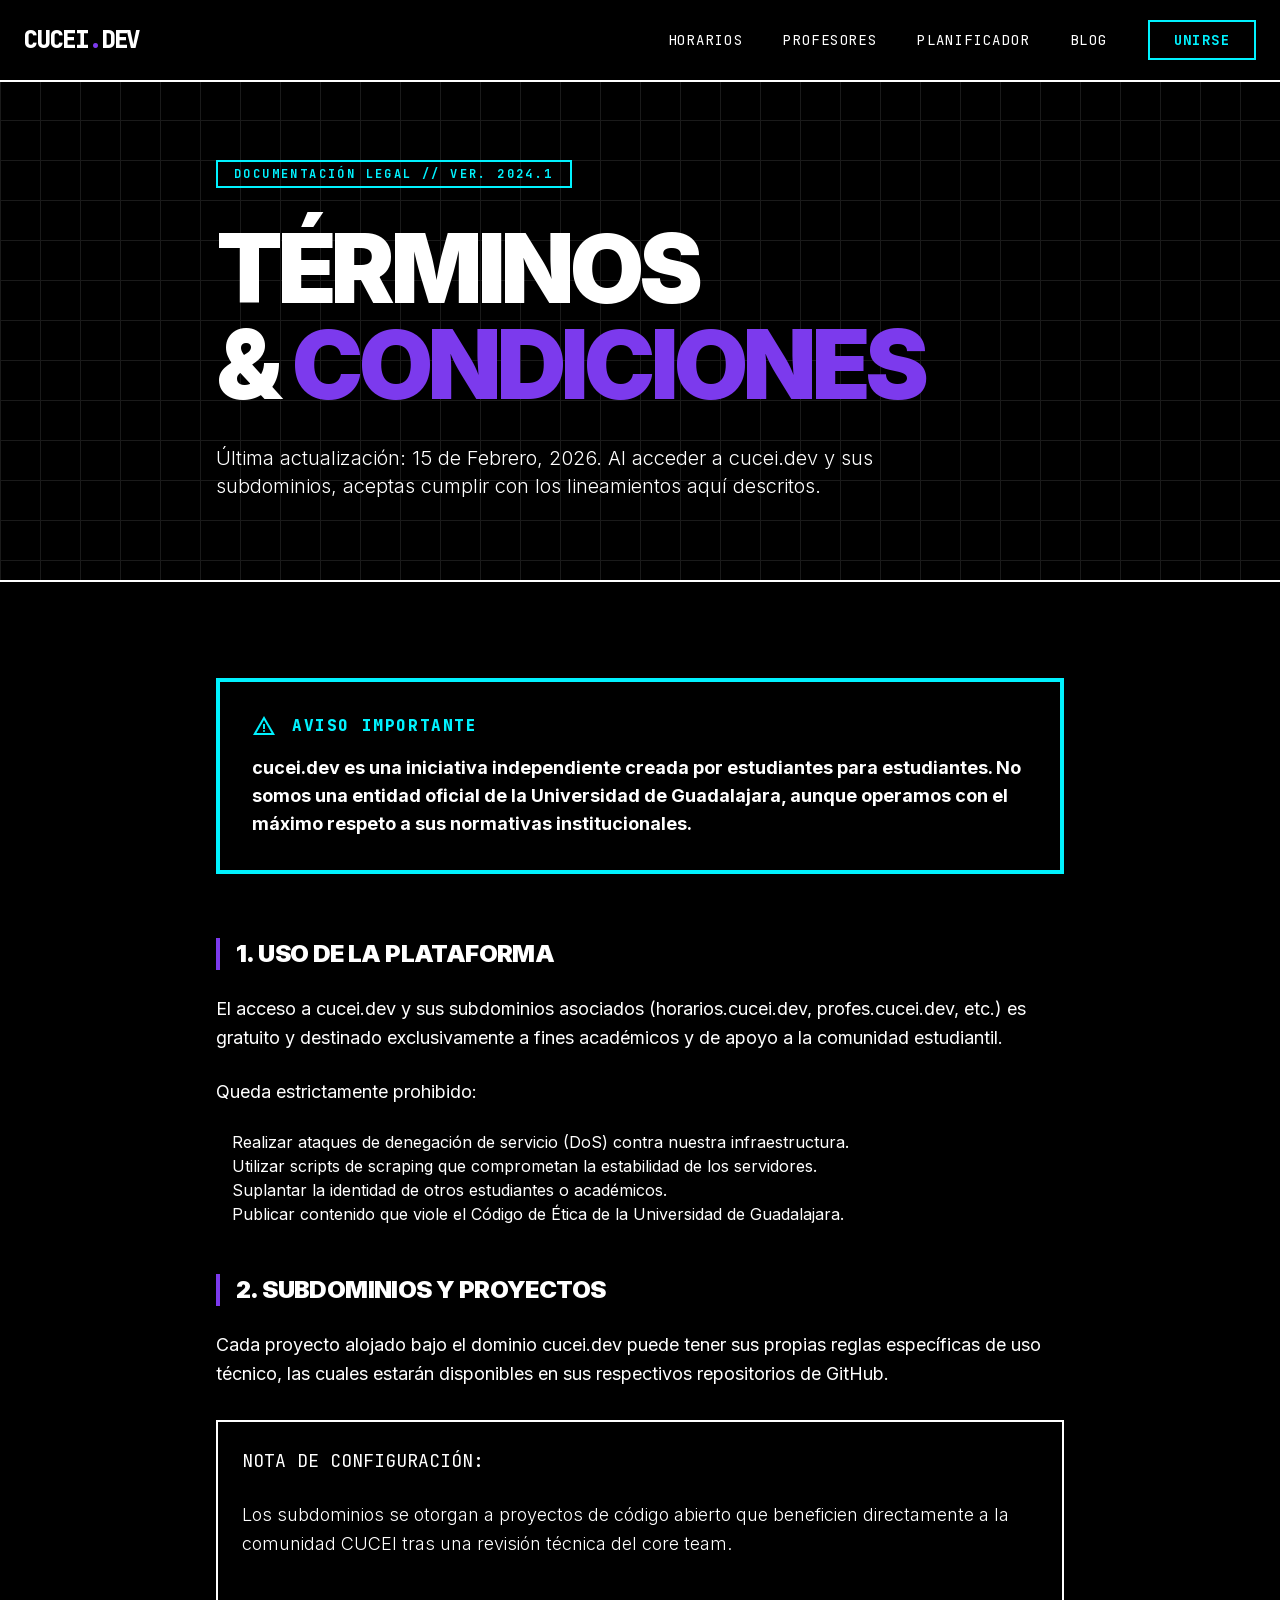
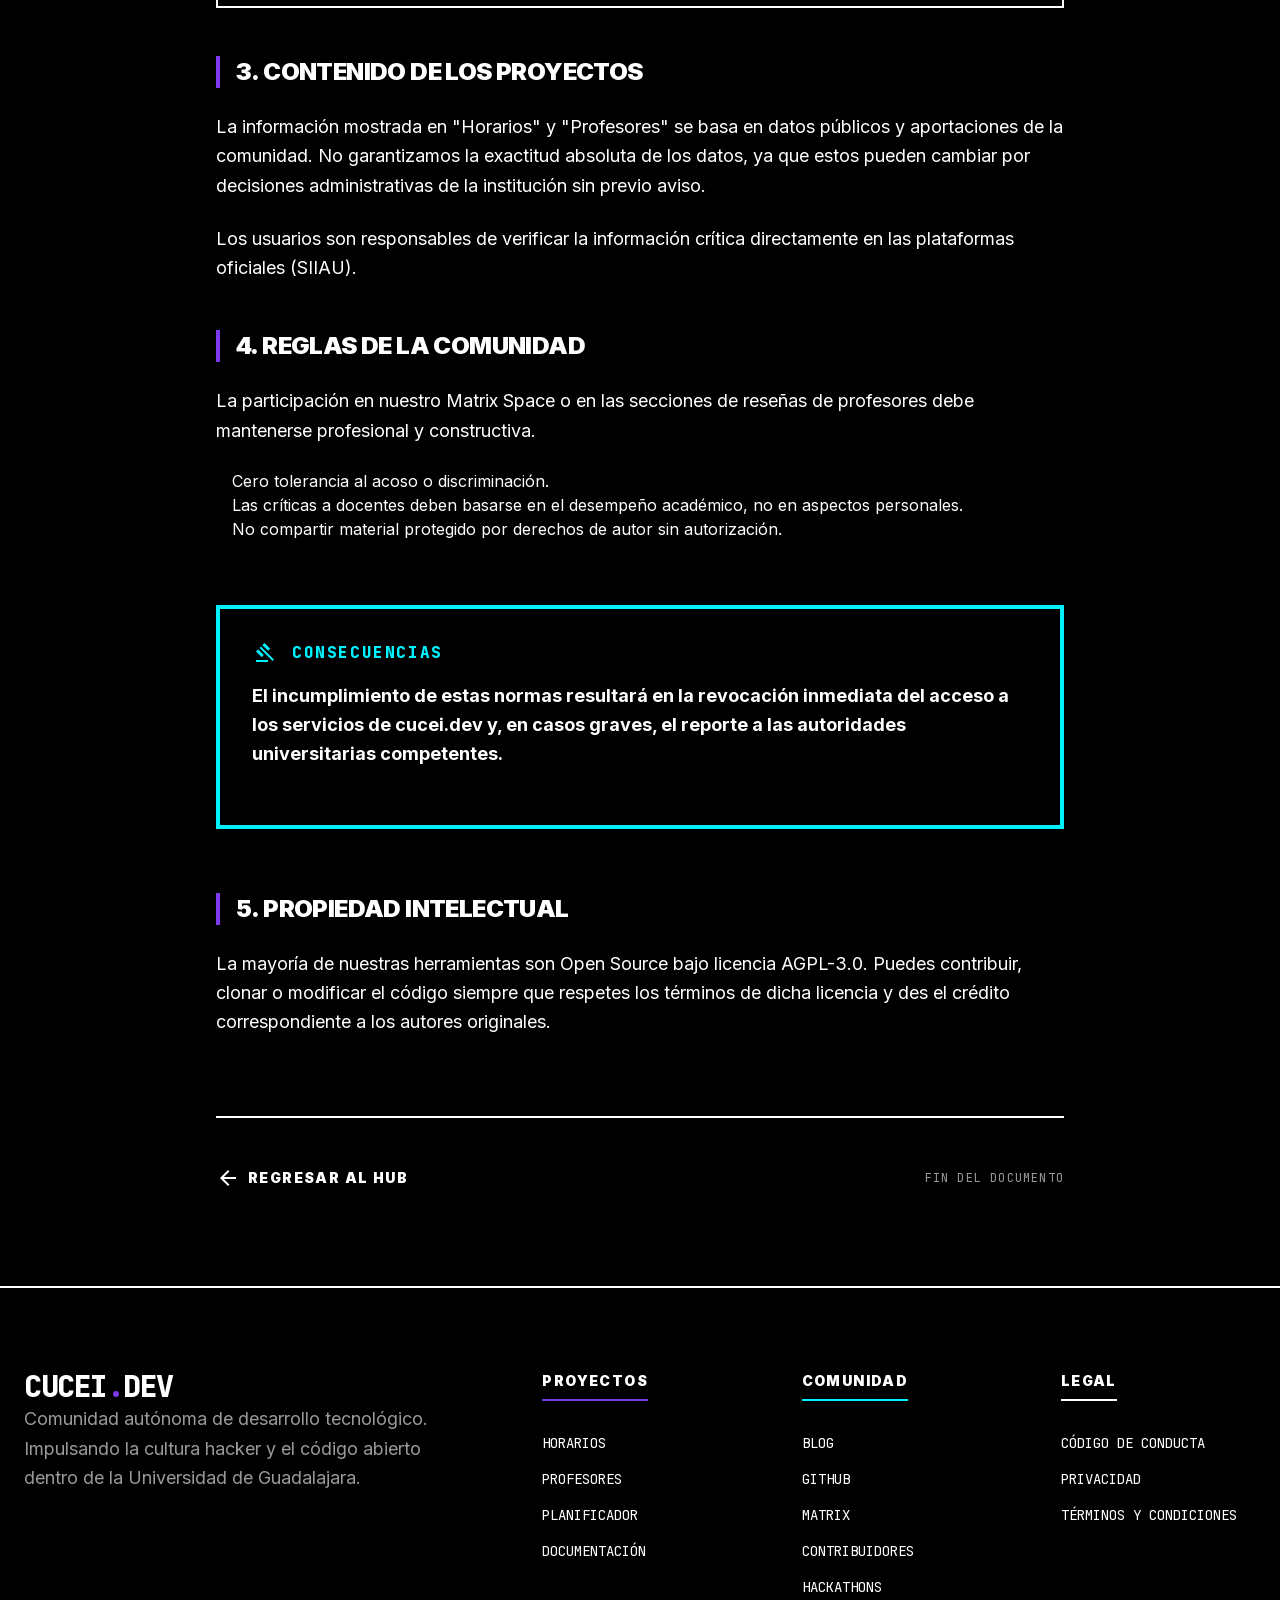
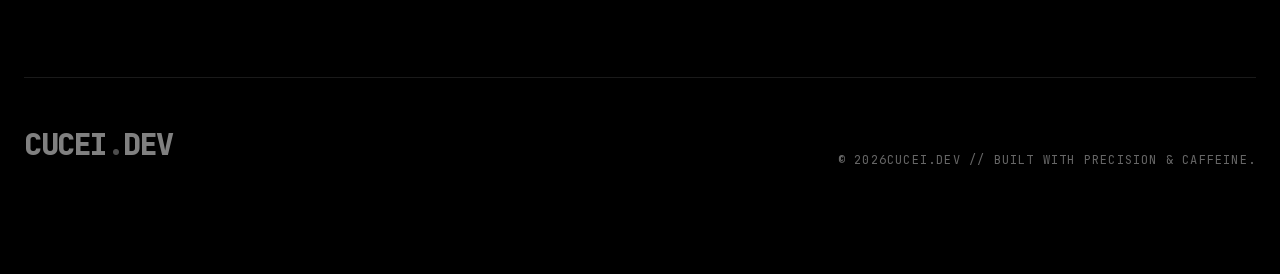
<file: condiciones/index.html>
<!DOCTYPE html><html lang="es"><head><meta charSet="utf-8"/><meta name="viewport" content="width=device-width, initial-scale=1"/><link rel="preload" href="/_next/static/media/70bc3e132a0a741e-s.p.1409xf.ylxg8g.woff2" as="font" crossorigin="" type="font/woff2"/><link rel="preload" href="/_next/static/media/83afe278b6a6bb3c-s.p.0q-301v4kxxnr.woff2" as="font" crossorigin="" type="font/woff2"/><link rel="stylesheet" href="/_next/static/chunks/0ds41nxy6clu7.css" data-precedence="next"/><link rel="preload" as="script" fetchPriority="low" href="/_next/static/chunks/0ttfxp0_zwluf.js"/><script src="/_next/static/chunks/11~boff4mh9q9.js" async=""></script><script src="/_next/static/chunks/0zkad_7hivf3u.js" async=""></script><script src="/_next/static/chunks/0q7ms.cde.eqm.js" async=""></script><script src="/_next/static/chunks/turbopack-0ewo1aobb676d.js" async=""></script><script src="/_next/static/chunks/019y5sdtmswn3.js" async=""></script><script src="/_next/static/chunks/029w73vi9khoh.js" async=""></script><link rel="preload" href="https://a.rahcode.com/api/script.js" as="script"/><link rel="apple-touch-icon" sizes="57x57" href="/apple-icon-57x57.png"/><link rel="apple-touch-icon" sizes="60x60" href="/apple-icon-60x60.png"/><link rel="apple-touch-icon" sizes="72x72" href="/apple-icon-72x72.png"/><link rel="apple-touch-icon" sizes="76x76" href="/apple-icon-76x76.png"/><link rel="apple-touch-icon" sizes="114x114" href="/apple-icon-114x114.png"/><link rel="apple-touch-icon" sizes="120x120" href="/apple-icon-120x120.png"/><link rel="apple-touch-icon" sizes="144x144" href="/apple-icon-144x144.png"/><link rel="apple-touch-icon" sizes="152x152" href="/apple-icon-152x152.png"/><link rel="apple-touch-icon" sizes="180x180" href="/apple-icon-180x180.png"/><link rel="icon" type="image/png" sizes="192x192" href="/android-icon-192x192.png"/><link rel="icon" type="image/png" sizes="32x32" href="/favicon-32x32.png"/><link rel="icon" type="image/png" sizes="96x96" href="/favicon-96x96.png"/><link rel="icon" type="image/png" sizes="16x16" href="/favicon-16x16.png"/><link rel="manifest" href="/manifest.json"/><meta name="msapplication-TileColor" content="#6931C9"/><meta name="msapplication-TileImage" content="/ms-icon-144x144.png"/><meta name="theme-color" content="#6931C9"/><meta name="next-size-adjust" content=""/><title>CUCEI.DEV</title><meta name="description" content="Comunidad independiente de desarrollo tecnológico de los alumnos de CUCEI, Universidad de Guadalajara."/><script src="/_next/static/chunks/03~yq9q893hmn.js" noModule=""></script></head><body class="inter_5e89cbca-module__XMex2G__variable jetbrains_mono_7dea1b4c-module__7ibYFq__variable antialiased bg-black text-white"><div hidden=""><!--$--><!--/$--></div><nav class="fixed top-0 w-full z-50 bg-black border-b-2 border-white"><div class="max-w-7xl mx-auto px-6"><div class="flex justify-between items-center h-20"><div class="flex items-center"><a class="font-mono text-2xl font-extrabold tracking-tighter text-white" href="/">CUCEI<span class="text-primary">.</span>DEV</a></div><div class="hidden md:flex items-center space-x-10 font-mono text-sm uppercase tracking-widest"><a class="hover:text-primary transition-colors" href="https://horarios.cucei.dev">Horarios</a><a class="hover:text-primary transition-colors" href="/#profesores">Profesores</a><a class="hover:text-primary transition-colors" href="https://agenda.cucei.dev">Planificador</a><a class="hover:text-primary transition-colors" href="/blog/">Blog</a><a class="border-2 border-neon text-neon px-6 py-2 hover:bg-neon hover:text-black transition-all font-bold" href="/#join">UNIRSE</a></div></div></div></nav><section class="relative pt-40 pb-20 grid-pattern border-b-2 border-white"><div class="max-w-4xl mx-auto px-6 relative z-10"><div class="inline-block px-4 py-1 border-2 border-neon text-neon font-mono text-xs mb-8 uppercase tracking-[0.2em] font-bold">DOCUMENTACIÓN LEGAL // VER. 2024.1</div><h1 class="text-5xl md:text-6xl lg:text-8xl font-black mb-8 leading-none tracking-tighter uppercase">Términos <br/> &amp;<!-- --> <span class="text-primary">Condiciones</span></h1><p class="md:text-xl text-white font-light max-w-2xl">Última actualización: 15 de Febrero, 2026. Al acceder a cucei.dev y sus subdominios, aceptas cumplir con los lineamientos aquí descritos.</p></div></section><main class="py-24 bg-black"><div class="max-w-4xl mx-auto px-6"><div class="border-4 border-neon p-8 mb-16 bg-black"><div class="flex items-center gap-4 mb-4 text-neon"><span class="material-symbols-outlined font-bold">warning</span><span class="font-mono font-black uppercase tracking-widest">Aviso Importante</span></div><p class="text-white font-bold md:text-lg">cucei.dev es una iniciativa independiente creada por estudiantes para estudiantes. No somos una entidad oficial de la Universidad de Guadalajara, aunque operamos con el máximo respeto a sus normativas institucionales.</p></div><div class="legal-content"><section><h2>1. Uso de la Plataforma</h2><p>El acceso a cucei.dev y sus subdominios asociados (horarios.cucei.dev, profes.cucei.dev, etc.) es gratuito y destinado exclusivamente a fines académicos y de apoyo a la comunidad estudiantil.</p><p>Queda estrictamente prohibido:</p><ul><li>Realizar ataques de denegación de servicio (DoS) contra nuestra infraestructura.</li><li>Utilizar scripts de scraping que comprometan la estabilidad de los servidores.</li><li>Suplantar la identidad de otros estudiantes o académicos.</li><li>Publicar contenido que viole el Código de Ética de la Universidad de Guadalajara.</li></ul></section><section><h2>2. Subdominios y Proyectos</h2><p>Cada proyecto alojado bajo el dominio cucei.dev puede tener sus propias reglas específicas de uso técnico, las cuales estarán disponibles en sus respectivos repositorios de GitHub.</p><div class="border-2 border-white p-6 my-8"><p class="font-mono text-sm uppercase mb-2 text-neon">Nota de Configuración:</p><p class="text-sm font-light m-0">Los subdominios se otorgan a proyectos de código abierto que beneficien directamente a la comunidad CUCEI tras una revisión técnica del core team.</p></div></section><section><h2>3. Contenido de los Proyectos</h2><p>La información mostrada en &quot;Horarios&quot; y &quot;Profesores&quot; se basa en datos públicos y aportaciones de la comunidad. No garantizamos la exactitud absoluta de los datos, ya que estos pueden cambiar por decisiones administrativas de la institución sin previo aviso.</p><p>Los usuarios son responsables de verificar la información crítica directamente en las plataformas oficiales (SIIAU).</p></section><section><h2>4. Reglas de la Comunidad</h2><p>La participación en nuestro Matrix Space o en las secciones de reseñas de profesores debe mantenerse profesional y constructiva.</p><ul><li>Cero tolerancia al acoso o discriminación.</li><li>Las críticas a docentes deben basarse en el desempeño académico, no en aspectos personales.</li><li>No compartir material protegido por derechos de autor sin autorización.</li></ul></section><div class="border-4 border-neon p-8 my-16 bg-black"><div class="flex items-center gap-4 mb-4 text-neon"><span class="material-symbols-outlined font-bold">gavel</span><span class="font-mono font-black uppercase tracking-widest">Consecuencias</span></div><p class="text-white font-bold md:text-lg">El incumplimiento de estas normas resultará en la revocación inmediata del acceso a los servicios de cucei.dev y, en casos graves, el reporte a las autoridades universitarias competentes.</p></div><section><h2>5. Propiedad Intelectual</h2><p>La mayoría de nuestras herramientas son Open Source bajo licencia AGPL-3.0. Puedes contribuir, clonar o modificar el código siempre que respetes los términos de dicha licencia y des el crédito correspondiente a los autores originales.</p></section></div><div class="mt-20 pt-12 border-t-2 border-white flex flex-col md:flex-row justify-between items-center gap-8"><a class="flex items-center gap-2 font-black uppercase tracking-widest text-sm hover:text-primary transition-colors" href="/"><span class="material-symbols-outlined">arrow_back</span> <!-- -->Regresar al Hub</a><p class="font-mono text-xs uppercase tracking-widest text-white/60">Fin del documento</p></div></div></main><!--$--><!--/$--><footer class="bg-black py-20 border-t-2 border-white"><div class="max-w-7xl mx-auto px-6"><div class="grid md:grid-cols-2 lg:grid-cols-5 gap-16 mb-20"><div class="lg:col-span-2"><a class="font-mono text-3xl font-black text-white mb-8 tracking-tighter uppercase" href="/">CUCEI<span class="text-primary">.</span>DEV</a><p class="text-white/60 text-lg leading-relaxed max-w-md">Comunidad autónoma de desarrollo tecnológico. Impulsando la cultura hacker y el código abierto dentro de la Universidad de Guadalajara.</p></div><div><h5 class="text-white font-black uppercase tracking-widest mb-8 text-sm border-b-2 border-primary pb-2 inline-block">Proyectos</h5><ul class="space-y-4 font-mono text-sm uppercase"><li><a class="hover:text-primary transition-colors" href="https://horarios.cucei.dev">Horarios</a></li><li><a class="hover:text-primary transition-colors" href="/#profesores">Profesores</a></li><li><a class="hover:text-primary transition-colors" href="/#planificador">Planificador</a></li><li><a class="hover:text-primary transition-colors" href="https://api.cucei.dev/redoc">Documentación</a></li></ul></div><div><h5 class="text-white font-black uppercase tracking-widest mb-8 text-sm border-b-2 border-neon pb-2 inline-block">Comunidad</h5><ul class="space-y-4 font-mono text-sm uppercase"><li><a class="hover:text-neon transition-colors" href="/blog/">Blog</a></li><li><a class="hover:text-neon transition-colors" href="https://github.com/cucei-dev">GitHub</a></li><li><a class="hover:text-neon transition-colors" href="https://matrix.to/#/#cucei.dev:matrix.org">Matrix</a></li><li><a class="hover:text-neon transition-colors" href="/team/">Contribuidores</a></li><li><a class="hover:text-neon transition-colors" href="/hack/">Hackathons</a></li></ul></div><div><h5 class="text-white font-black uppercase tracking-widest mb-8 text-sm border-b-2 border-white pb-2 inline-block">Legal</h5><ul class="space-y-4 font-mono text-sm uppercase"><li><a class="hover:text-primary transition-colors" href="/conducta/">Código de Conducta</a></li><li><a class="hover:text-primary transition-colors" href="/privacidad/">Privacidad</a></li><li><a class="hover:text-primary transition-colors" href="/condiciones/">Términos y Condiciones</a></li></ul></div></div><div class="pt-12 border-t border-white/10 flex flex-col md:flex-row justify-between items-center gap-10"><div class="flex items-center gap-8 grayscale brightness-200 opacity-50"><a class="font-mono text-3xl font-black text-white mb-8 tracking-tighter uppercase" href="/">CUCEI<span class="text-primary">.</span>DEV</a></div><p class="text-xs font-mono text-white/40 uppercase tracking-widest">© <!-- -->2026<!-- -->cucei.dev // Built with precision &amp; caffeine.</p></div></div></footer><script src="/_next/static/chunks/0ttfxp0_zwluf.js" id="_R_" async=""></script><script>(self.__next_f=self.__next_f||[]).push([0])</script><script>self.__next_f.push([1,"1:\"$Sreact.fragment\"\n2:I[81928,[\"/_next/static/chunks/019y5sdtmswn3.js\",\"/_next/static/chunks/029w73vi9khoh.js\"],\"\"]\n3:I[39970,[\"/_next/static/chunks/019y5sdtmswn3.js\",\"/_next/static/chunks/029w73vi9khoh.js\"],\"default\"]\n4:I[94320,[\"/_next/static/chunks/019y5sdtmswn3.js\",\"/_next/static/chunks/029w73vi9khoh.js\"],\"default\"]\nc:I[99360,[\"/_next/static/chunks/019y5sdtmswn3.js\",\"/_next/static/chunks/029w73vi9khoh.js\"],\"default\",1]\n:HL[\"/_next/static/chunks/0ds41nxy6clu7.css\",\"style\"]\n:HL[\"/_next/static/media/70bc3e132a0a741e-s.p.1409xf.ylxg8g.woff2\",\"font\",{\"crossOrigin\":\"\",\"type\":\"font/woff2\"}]\n:HL[\"/_next/static/media/83afe278b6a6bb3c-s.p.0q-301v4kxxnr.woff2\",\"font\",{\"crossOrigin\":\"\",\"type\":\"font/woff2\"}]\n"])</script><script>self.__next_f.push([1,"0:{\"P\":null,\"c\":[\"\",\"condiciones\",\"\"],\"q\":\"\",\"i\":false,\"f\":[[[\"\",{\"children\":[\"condiciones\",{\"children\":[\"__PAGE__\",{}]}]},\"$undefined\",\"$undefined\",16],[[\"$\",\"$1\",\"c\",{\"children\":[[[\"$\",\"link\",\"0\",{\"rel\":\"stylesheet\",\"href\":\"/_next/static/chunks/0ds41nxy6clu7.css\",\"precedence\":\"next\",\"crossOrigin\":\"$undefined\",\"nonce\":\"$undefined\"}],[\"$\",\"script\",\"script-0\",{\"src\":\"/_next/static/chunks/019y5sdtmswn3.js\",\"async\":true,\"nonce\":\"$undefined\"}],[\"$\",\"script\",\"script-1\",{\"src\":\"/_next/static/chunks/029w73vi9khoh.js\",\"async\":true,\"nonce\":\"$undefined\"}]],[\"$\",\"html\",null,{\"lang\":\"es\",\"children\":[[\"$\",\"head\",null,{\"children\":[[\"$\",\"link\",null,{\"rel\":\"apple-touch-icon\",\"sizes\":\"57x57\",\"href\":\"/apple-icon-57x57.png\"}],[\"$\",\"link\",null,{\"rel\":\"apple-touch-icon\",\"sizes\":\"60x60\",\"href\":\"/apple-icon-60x60.png\"}],[\"$\",\"link\",null,{\"rel\":\"apple-touch-icon\",\"sizes\":\"72x72\",\"href\":\"/apple-icon-72x72.png\"}],[\"$\",\"link\",null,{\"rel\":\"apple-touch-icon\",\"sizes\":\"76x76\",\"href\":\"/apple-icon-76x76.png\"}],[\"$\",\"link\",null,{\"rel\":\"apple-touch-icon\",\"sizes\":\"114x114\",\"href\":\"/apple-icon-114x114.png\"}],[\"$\",\"link\",null,{\"rel\":\"apple-touch-icon\",\"sizes\":\"120x120\",\"href\":\"/apple-icon-120x120.png\"}],[\"$\",\"link\",null,{\"rel\":\"apple-touch-icon\",\"sizes\":\"144x144\",\"href\":\"/apple-icon-144x144.png\"}],[\"$\",\"link\",null,{\"rel\":\"apple-touch-icon\",\"sizes\":\"152x152\",\"href\":\"/apple-icon-152x152.png\"}],[\"$\",\"link\",null,{\"rel\":\"apple-touch-icon\",\"sizes\":\"180x180\",\"href\":\"/apple-icon-180x180.png\"}],[\"$\",\"link\",null,{\"rel\":\"icon\",\"type\":\"image/png\",\"sizes\":\"192x192\",\"href\":\"/android-icon-192x192.png\"}],[\"$\",\"link\",null,{\"rel\":\"icon\",\"type\":\"image/png\",\"sizes\":\"32x32\",\"href\":\"/favicon-32x32.png\"}],[\"$\",\"link\",null,{\"rel\":\"icon\",\"type\":\"image/png\",\"sizes\":\"96x96\",\"href\":\"/favicon-96x96.png\"}],[\"$\",\"link\",null,{\"rel\":\"icon\",\"type\":\"image/png\",\"sizes\":\"16x16\",\"href\":\"/favicon-16x16.png\"}],[\"$\",\"link\",null,{\"rel\":\"manifest\",\"href\":\"/manifest.json\"}],[\"$\",\"meta\",null,{\"name\":\"msapplication-TileColor\",\"content\":\"#6931C9\"}],[\"$\",\"meta\",null,{\"name\":\"msapplication-TileImage\",\"content\":\"/ms-icon-144x144.png\"}],[\"$\",\"meta\",null,{\"name\":\"theme-color\",\"content\":\"#6931C9\"}]]}],[\"$\",\"body\",null,{\"className\":\"inter_5e89cbca-module__XMex2G__variable jetbrains_mono_7dea1b4c-module__7ibYFq__variable antialiased bg-black text-white\",\"children\":[[\"$\",\"nav\",null,{\"className\":\"fixed top-0 w-full z-50 bg-black border-b-2 border-white\",\"children\":[\"$\",\"div\",null,{\"className\":\"max-w-7xl mx-auto px-6\",\"children\":[\"$\",\"div\",null,{\"className\":\"flex justify-between items-center h-20\",\"children\":[[\"$\",\"div\",null,{\"className\":\"flex items-center\",\"children\":[\"$\",\"$L2\",null,{\"href\":\"/\",\"className\":\"font-mono text-2xl font-extrabold tracking-tighter text-white\",\"children\":[\"CUCEI\",[\"$\",\"span\",null,{\"className\":\"text-primary\",\"children\":\".\"}],\"DEV\"]}]}],[\"$\",\"div\",null,{\"className\":\"hidden md:flex items-center space-x-10 font-mono text-sm uppercase tracking-widest\",\"children\":[[\"$\",\"$L2\",null,{\"className\":\"hover:text-primary transition-colors\",\"href\":\"https://horarios.cucei.dev\",\"children\":\"Horarios\"}],[\"$\",\"$L2\",null,{\"className\":\"hover:text-primary transition-colors\",\"href\":\"/#profesores\",\"children\":\"Profesores\"}],[\"$\",\"$L2\",null,{\"className\":\"hover:text-primary transition-colors\",\"href\":\"https://agenda.cucei.dev\",\"children\":\"Planificador\"}],[\"$\",\"$L2\",null,{\"className\":\"hover:text-primary transition-colors\",\"href\":\"/blog\",\"children\":\"Blog\"}],[\"$\",\"$L2\",null,{\"className\":\"border-2 border-neon text-neon px-6 py-2 hover:bg-neon hover:text-black transition-all font-bold\",\"href\":\"/#join\",\"children\":\"UNIRSE\"}]]}]]}]}]}],[\"$\",\"$L3\",null,{\"parallelRouterKey\":\"children\",\"error\":\"$undefined\",\"errorStyles\":\"$undefined\",\"errorScripts\":\"$undefined\",\"template\":[\"$\",\"$L4\",null,{}],\"templateStyles\":\"$undefined\",\"templateScripts\":\"$undefined\",\"notFound\":[[[\"$\",\"title\",null,{\"children\":\"404: This page could not be found.\"}],[\"$\",\"div\",null,{\"style\":{\"fontFamily\":\"system-ui,\\\"Segoe UI\\\",Roboto,Helvetica,Arial,sans-serif,\\\"Apple Color Emoji\\\",\\\"Segoe UI Emoji\\\"\",\"height\":\"100vh\",\"textAlign\":\"center\",\"display\":\"flex\",\"flexDirection\":\"column\",\"alignItems\":\"center\",\"justifyContent\":\"center\"},\"children\":[\"$\",\"div\",null,{\"children\":[[\"$\",\"style\",null,{\"dangerouslySetInnerHTML\":{\"__html\":\"body{color:#000;background:#fff;margin:0}.next-error-h1{border-right:1px solid rgba(0,0,0,.3)}@media (prefers-color-scheme:dark){body{color:#fff;background:#000}.next-error-h1{border-right:1px solid rgba(255,255,255,.3)}}\"}}],[\"$\",\"h1\",null,{\"className\":\"next-error-h1\",\"style\":{\"display\":\"inline-block\",\"margin\":\"0 20px 0 0\",\"padding\":\"0 23px 0 0\",\"fontSize\":24,\"fontWeight\":500,\"verticalAlign\":\"top\",\"lineHeight\":\"49px\"},\"children\":404}],\"$L5\"]}]}]],[]],\"forbidden\":\"$undefined\",\"unauthorized\":\"$undefined\"}],\"$L6\",\"$L7\"]}]]}]]}],{\"children\":[\"$L8\",{\"children\":[\"$L9\",{},null,false,null]},null,false,\"$@a\"]},null,false,null],\"$Lb\",false]],\"m\":\"$undefined\",\"G\":[\"$c\",[\"$Ld\"]],\"S\":true,\"h\":null,\"s\":\"$undefined\",\"l\":\"$undefined\",\"p\":\"$undefined\",\"d\":\"$undefined\",\"b\":\"lKkYwKM03vJLga8tsk1WK\"}\n"])</script><script>self.__next_f.push([1,"e:I[23591,[\"/_next/static/chunks/019y5sdtmswn3.js\",\"/_next/static/chunks/029w73vi9khoh.js\"],\"\"]\n15:I[4919,[\"/_next/static/chunks/019y5sdtmswn3.js\",\"/_next/static/chunks/029w73vi9khoh.js\"],\"ViewportBoundary\"]\n17:I[4919,[\"/_next/static/chunks/019y5sdtmswn3.js\",\"/_next/static/chunks/029w73vi9khoh.js\"],\"MetadataBoundary\"]\n18:\"$Sreact.suspense\"\n5:[\"$\",\"div\",null,{\"style\":{\"display\":\"inline-block\"},\"children\":[\"$\",\"h2\",null,{\"style\":{\"fontSize\":14,\"fontWeight\":400,\"lineHeight\":\"49px\",\"margin\":0},\"children\":\"This page could not be found.\"}]}]\n"])</script><script>self.__next_f.push([1,"6:[\"$\",\"footer\",null,{\"className\":\"bg-black py-20 border-t-2 border-white\",\"children\":[\"$\",\"div\",null,{\"className\":\"max-w-7xl mx-auto px-6\",\"children\":[[\"$\",\"div\",null,{\"className\":\"grid md:grid-cols-2 lg:grid-cols-5 gap-16 mb-20\",\"children\":[[\"$\",\"div\",null,{\"className\":\"lg:col-span-2\",\"children\":[[\"$\",\"$L2\",null,{\"href\":\"/\",\"className\":\"font-mono text-3xl font-black text-white mb-8 tracking-tighter uppercase\",\"children\":[\"CUCEI\",[\"$\",\"span\",null,{\"className\":\"text-primary\",\"children\":\".\"}],\"DEV\"]}],[\"$\",\"p\",null,{\"className\":\"text-white/60 text-lg leading-relaxed max-w-md\",\"children\":\"Comunidad autónoma de desarrollo tecnológico. Impulsando la cultura hacker y el código abierto dentro de la Universidad de Guadalajara.\"}]]}],[\"$\",\"div\",null,{\"children\":[[\"$\",\"h5\",null,{\"className\":\"text-white font-black uppercase tracking-widest mb-8 text-sm border-b-2 border-primary pb-2 inline-block\",\"children\":\"Proyectos\"}],[\"$\",\"ul\",null,{\"className\":\"space-y-4 font-mono text-sm uppercase\",\"children\":[[\"$\",\"li\",null,{\"children\":[\"$\",\"$L2\",null,{\"className\":\"hover:text-primary transition-colors\",\"href\":\"https://horarios.cucei.dev\",\"children\":\"Horarios\"}]}],[\"$\",\"li\",null,{\"children\":[\"$\",\"$L2\",null,{\"className\":\"hover:text-primary transition-colors\",\"href\":\"/#profesores\",\"children\":\"Profesores\"}]}],[\"$\",\"li\",null,{\"children\":[\"$\",\"$L2\",null,{\"className\":\"hover:text-primary transition-colors\",\"href\":\"/#planificador\",\"children\":\"Planificador\"}]}],[\"$\",\"li\",null,{\"children\":[\"$\",\"a\",null,{\"className\":\"hover:text-primary transition-colors\",\"href\":\"https://api.cucei.dev/redoc\",\"children\":\"Documentación\"}]}]]}]]}],[\"$\",\"div\",null,{\"children\":[[\"$\",\"h5\",null,{\"className\":\"text-white font-black uppercase tracking-widest mb-8 text-sm border-b-2 border-neon pb-2 inline-block\",\"children\":\"Comunidad\"}],[\"$\",\"ul\",null,{\"className\":\"space-y-4 font-mono text-sm uppercase\",\"children\":[[\"$\",\"li\",null,{\"children\":[\"$\",\"$L2\",null,{\"className\":\"hover:text-neon transition-colors\",\"href\":\"/blog\",\"children\":\"Blog\"}]}],[\"$\",\"li\",null,{\"children\":[\"$\",\"a\",null,{\"className\":\"hover:text-neon transition-colors\",\"href\":\"https://github.com/cucei-dev\",\"children\":\"GitHub\"}]}],[\"$\",\"li\",null,{\"children\":[\"$\",\"a\",null,{\"className\":\"hover:text-neon transition-colors\",\"href\":\"https://matrix.to/#/#cucei.dev:matrix.org\",\"children\":\"Matrix\"}]}],[\"$\",\"li\",null,{\"children\":[\"$\",\"$L2\",null,{\"className\":\"hover:text-neon transition-colors\",\"href\":\"/team\",\"children\":\"Contribuidores\"}]}],[\"$\",\"li\",null,{\"children\":[\"$\",\"$L2\",null,{\"className\":\"hover:text-neon transition-colors\",\"href\":\"/hack\",\"children\":\"Hackathons\"}]}]]}]]}],[\"$\",\"div\",null,{\"children\":[[\"$\",\"h5\",null,{\"className\":\"text-white font-black uppercase tracking-widest mb-8 text-sm border-b-2 border-white pb-2 inline-block\",\"children\":\"Legal\"}],[\"$\",\"ul\",null,{\"className\":\"space-y-4 font-mono text-sm uppercase\",\"children\":[[\"$\",\"li\",null,{\"children\":[\"$\",\"$L2\",null,{\"className\":\"hover:text-primary transition-colors\",\"href\":\"/conducta\",\"children\":\"Código de Conducta\"}]}],[\"$\",\"li\",null,{\"children\":[\"$\",\"$L2\",null,{\"className\":\"hover:text-primary transition-colors\",\"href\":\"/privacidad\",\"children\":\"Privacidad\"}]}],[\"$\",\"li\",null,{\"children\":[\"$\",\"$L2\",null,{\"className\":\"hover:text-primary transition-colors\",\"href\":\"/condiciones\",\"children\":\"Términos y Condiciones\"}]}]]}]]}]]}],[\"$\",\"div\",null,{\"className\":\"pt-12 border-t border-white/10 flex flex-col md:flex-row justify-between items-center gap-10\",\"children\":[[\"$\",\"div\",null,{\"className\":\"flex items-center gap-8 grayscale brightness-200 opacity-50\",\"children\":[\"$\",\"$L2\",null,{\"href\":\"/\",\"className\":\"font-mono text-3xl font-black text-white mb-8 tracking-tighter uppercase\",\"children\":[\"CUCEI\",[\"$\",\"span\",null,{\"className\":\"text-primary\",\"children\":\".\"}],\"DEV\"]}]}],[\"$\",\"p\",null,{\"className\":\"text-xs font-mono text-white/40 uppercase tracking-widest\",\"children\":[\"© \",2026,\"cucei.dev // Built with precision \u0026 caffeine.\"]}]]}]]}]}]\n"])</script><script>self.__next_f.push([1,"7:[\"$\",\"$Le\",null,{\"src\":\"https://a.rahcode.com/api/script.js\",\"data-site-id\":\"ae948e03e86b\",\"strategy\":\"afterInteractive\"}]\n8:[\"$\",\"$1\",\"c\",{\"children\":[null,[\"$\",\"$L3\",null,{\"parallelRouterKey\":\"children\",\"error\":\"$undefined\",\"errorStyles\":\"$undefined\",\"errorScripts\":\"$undefined\",\"template\":[\"$\",\"$L4\",null,{}],\"templateStyles\":\"$undefined\",\"templateScripts\":\"$undefined\",\"notFound\":\"$undefined\",\"forbidden\":\"$undefined\",\"unauthorized\":\"$undefined\"}]]}]\n"])</script><script>self.__next_f.push([1,"9:[\"$\",\"$1\",\"c\",{\"children\":[[[\"$\",\"section\",null,{\"className\":\"relative pt-40 pb-20 grid-pattern border-b-2 border-white\",\"children\":[\"$\",\"div\",null,{\"className\":\"max-w-4xl mx-auto px-6 relative z-10\",\"children\":[[\"$\",\"div\",null,{\"className\":\"inline-block px-4 py-1 border-2 border-neon text-neon font-mono text-xs mb-8 uppercase tracking-[0.2em] font-bold\",\"children\":\"DOCUMENTACIÓN LEGAL // VER. 2024.1\"}],[\"$\",\"h1\",null,{\"className\":\"text-5xl md:text-6xl lg:text-8xl font-black mb-8 leading-none tracking-tighter uppercase\",\"children\":[\"Términos \",[\"$\",\"br\",null,{}],\" \u0026\",\" \",[\"$\",\"span\",null,{\"className\":\"text-primary\",\"children\":\"Condiciones\"}]]}],[\"$\",\"p\",null,{\"className\":\"md:text-xl text-white font-light max-w-2xl\",\"children\":\"Última actualización: 15 de Febrero, 2026. Al acceder a cucei.dev y sus subdominios, aceptas cumplir con los lineamientos aquí descritos.\"}]]}]}],[\"$\",\"main\",null,{\"className\":\"py-24 bg-black\",\"children\":[\"$\",\"div\",null,{\"className\":\"max-w-4xl mx-auto px-6\",\"children\":[[\"$\",\"div\",null,{\"className\":\"border-4 border-neon p-8 mb-16 bg-black\",\"children\":[[\"$\",\"div\",null,{\"className\":\"flex items-center gap-4 mb-4 text-neon\",\"children\":[[\"$\",\"span\",null,{\"className\":\"material-symbols-outlined font-bold\",\"children\":\"warning\"}],[\"$\",\"span\",null,{\"className\":\"font-mono font-black uppercase tracking-widest\",\"children\":\"Aviso Importante\"}]]}],[\"$\",\"p\",null,{\"className\":\"text-white font-bold md:text-lg\",\"children\":\"cucei.dev es una iniciativa independiente creada por estudiantes para estudiantes. No somos una entidad oficial de la Universidad de Guadalajara, aunque operamos con el máximo respeto a sus normativas institucionales.\"}]]}],[\"$\",\"div\",null,{\"className\":\"legal-content\",\"children\":[[\"$\",\"section\",null,{\"children\":[[\"$\",\"h2\",null,{\"children\":\"1. Uso de la Plataforma\"}],[\"$\",\"p\",null,{\"children\":\"El acceso a cucei.dev y sus subdominios asociados (horarios.cucei.dev, profes.cucei.dev, etc.) es gratuito y destinado exclusivamente a fines académicos y de apoyo a la comunidad estudiantil.\"}],[\"$\",\"p\",null,{\"children\":\"Queda estrictamente prohibido:\"}],[\"$\",\"ul\",null,{\"children\":[[\"$\",\"li\",null,{\"children\":\"Realizar ataques de denegación de servicio (DoS) contra nuestra infraestructura.\"}],[\"$\",\"li\",null,{\"children\":\"Utilizar scripts de scraping que comprometan la estabilidad de los servidores.\"}],[\"$\",\"li\",null,{\"children\":\"Suplantar la identidad de otros estudiantes o académicos.\"}],[\"$\",\"li\",null,{\"children\":\"Publicar contenido que viole el Código de Ética de la Universidad de Guadalajara.\"}]]}]]}],[\"$\",\"section\",null,{\"children\":[[\"$\",\"h2\",null,{\"children\":\"2. Subdominios y Proyectos\"}],[\"$\",\"p\",null,{\"children\":\"Cada proyecto alojado bajo el dominio cucei.dev puede tener sus propias reglas específicas de uso técnico, las cuales estarán disponibles en sus respectivos repositorios de GitHub.\"}],[\"$\",\"div\",null,{\"className\":\"border-2 border-white p-6 my-8\",\"children\":[[\"$\",\"p\",null,{\"className\":\"font-mono text-sm uppercase mb-2 text-neon\",\"children\":\"Nota de Configuración:\"}],[\"$\",\"p\",null,{\"className\":\"text-sm font-light m-0\",\"children\":\"Los subdominios se otorgan a proyectos de código abierto que beneficien directamente a la comunidad CUCEI tras una revisión técnica del core team.\"}]]}]]}],[\"$\",\"section\",null,{\"children\":[[\"$\",\"h2\",null,{\"children\":\"3. Contenido de los Proyectos\"}],[\"$\",\"p\",null,{\"children\":\"La información mostrada en \\\"Horarios\\\" y \\\"Profesores\\\" se basa en datos públicos y aportaciones de la comunidad. No garantizamos la exactitud absoluta de los datos, ya que estos pueden cambiar por decisiones administrativas de la institución sin previo aviso.\"}],[\"$\",\"p\",null,{\"children\":\"Los usuarios son responsables de verificar la información crítica directamente en las plataformas oficiales (SIIAU).\"}]]}],[\"$\",\"section\",null,{\"children\":[[\"$\",\"h2\",null,{\"children\":\"4. Reglas de la Comunidad\"}],[\"$\",\"p\",null,{\"children\":\"La participación en nuestro Matrix Space o en las secciones de reseñas de profesores debe mantenerse profesional y constructiva.\"}],\"$Lf\"]}],\"$L10\",\"$L11\"]}],\"$L12\"]}]}]],null,\"$L13\"]}]\n"])</script><script>self.__next_f.push([1,"14:[]\na:\"$W14\"\nb:[\"$\",\"$1\",\"h\",{\"children\":[null,[\"$\",\"$L15\",null,{\"children\":\"$L16\"}],[\"$\",\"div\",null,{\"hidden\":true,\"children\":[\"$\",\"$L17\",null,{\"children\":[\"$\",\"$18\",null,{\"name\":\"Next.Metadata\",\"children\":\"$L19\"}]}]}],[\"$\",\"meta\",null,{\"name\":\"next-size-adjust\",\"content\":\"\"}]]}]\nd:[\"$\",\"link\",\"0\",{\"rel\":\"stylesheet\",\"href\":\"/_next/static/chunks/0ds41nxy6clu7.css\",\"precedence\":\"next\",\"crossOrigin\":\"$undefined\",\"nonce\":\"$undefined\"}]\n"])</script><script>self.__next_f.push([1,"1a:I[4919,[\"/_next/static/chunks/019y5sdtmswn3.js\",\"/_next/static/chunks/029w73vi9khoh.js\"],\"OutletBoundary\"]\nf:[\"$\",\"ul\",null,{\"children\":[[\"$\",\"li\",null,{\"children\":\"Cero tolerancia al acoso o discriminación.\"}],[\"$\",\"li\",null,{\"children\":\"Las críticas a docentes deben basarse en el desempeño académico, no en aspectos personales.\"}],[\"$\",\"li\",null,{\"children\":\"No compartir material protegido por derechos de autor sin autorización.\"}]]}]\n10:[\"$\",\"div\",null,{\"className\":\"border-4 border-neon p-8 my-16 bg-black\",\"children\":[[\"$\",\"div\",null,{\"className\":\"flex items-center gap-4 mb-4 text-neon\",\"children\":[[\"$\",\"span\",null,{\"className\":\"material-symbols-outlined font-bold\",\"children\":\"gavel\"}],[\"$\",\"span\",null,{\"className\":\"font-mono font-black uppercase tracking-widest\",\"children\":\"Consecuencias\"}]]}],[\"$\",\"p\",null,{\"className\":\"text-white font-bold md:text-lg\",\"children\":\"El incumplimiento de estas normas resultará en la revocación inmediata del acceso a los servicios de cucei.dev y, en casos graves, el reporte a las autoridades universitarias competentes.\"}]]}]\n11:[\"$\",\"section\",null,{\"children\":[[\"$\",\"h2\",null,{\"children\":\"5. Propiedad Intelectual\"}],[\"$\",\"p\",null,{\"children\":\"La mayoría de nuestras herramientas son Open Source bajo licencia AGPL-3.0. Puedes contribuir, clonar o modificar el código siempre que respetes los términos de dicha licencia y des el crédito correspondiente a los autores originales.\"}]]}]\n12:[\"$\",\"div\",null,{\"className\":\"mt-20 pt-12 border-t-2 border-white flex flex-col md:flex-row justify-between items-center gap-8\",\"children\":[[\"$\",\"$L2\",null,{\"className\":\"flex items-center gap-2 font-black uppercase tracking-widest text-sm hover:text-primary transition-colors\",\"href\":\"/\",\"children\":[[\"$\",\"span\",null,{\"className\":\"material-symbols-outlined\",\"children\":\"arrow_back\"}],\" \",\"Regresar al Hub\"]}],[\"$\",\"p\",null,{\"className\":\"font-mono text-xs uppercase tracking-widest text-white/60\",\"children\":\"Fin del documento\"}]]}]\n13:[\"$\",\"$L1a\",null,{\"children\":[\"$\",\"$18\",null,{\"name\":\"Next.MetadataOutlet\",\"children\":\"$@1b\"}]}]\n"])</script><script>self.__next_f.push([1,"16:[[\"$\",\"meta\",\"0\",{\"charSet\":\"utf-8\"}],[\"$\",\"meta\",\"1\",{\"name\":\"viewport\",\"content\":\"width=device-width, initial-scale=1\"}]]\n"])</script><script>self.__next_f.push([1,"19:[[\"$\",\"title\",\"0\",{\"children\":\"CUCEI.DEV\"}],[\"$\",\"meta\",\"1\",{\"name\":\"description\",\"content\":\"Comunidad independiente de desarrollo tecnológico de los alumnos de CUCEI, Universidad de Guadalajara.\"}]]\n1b:null\n"])</script></body></html>
</file>
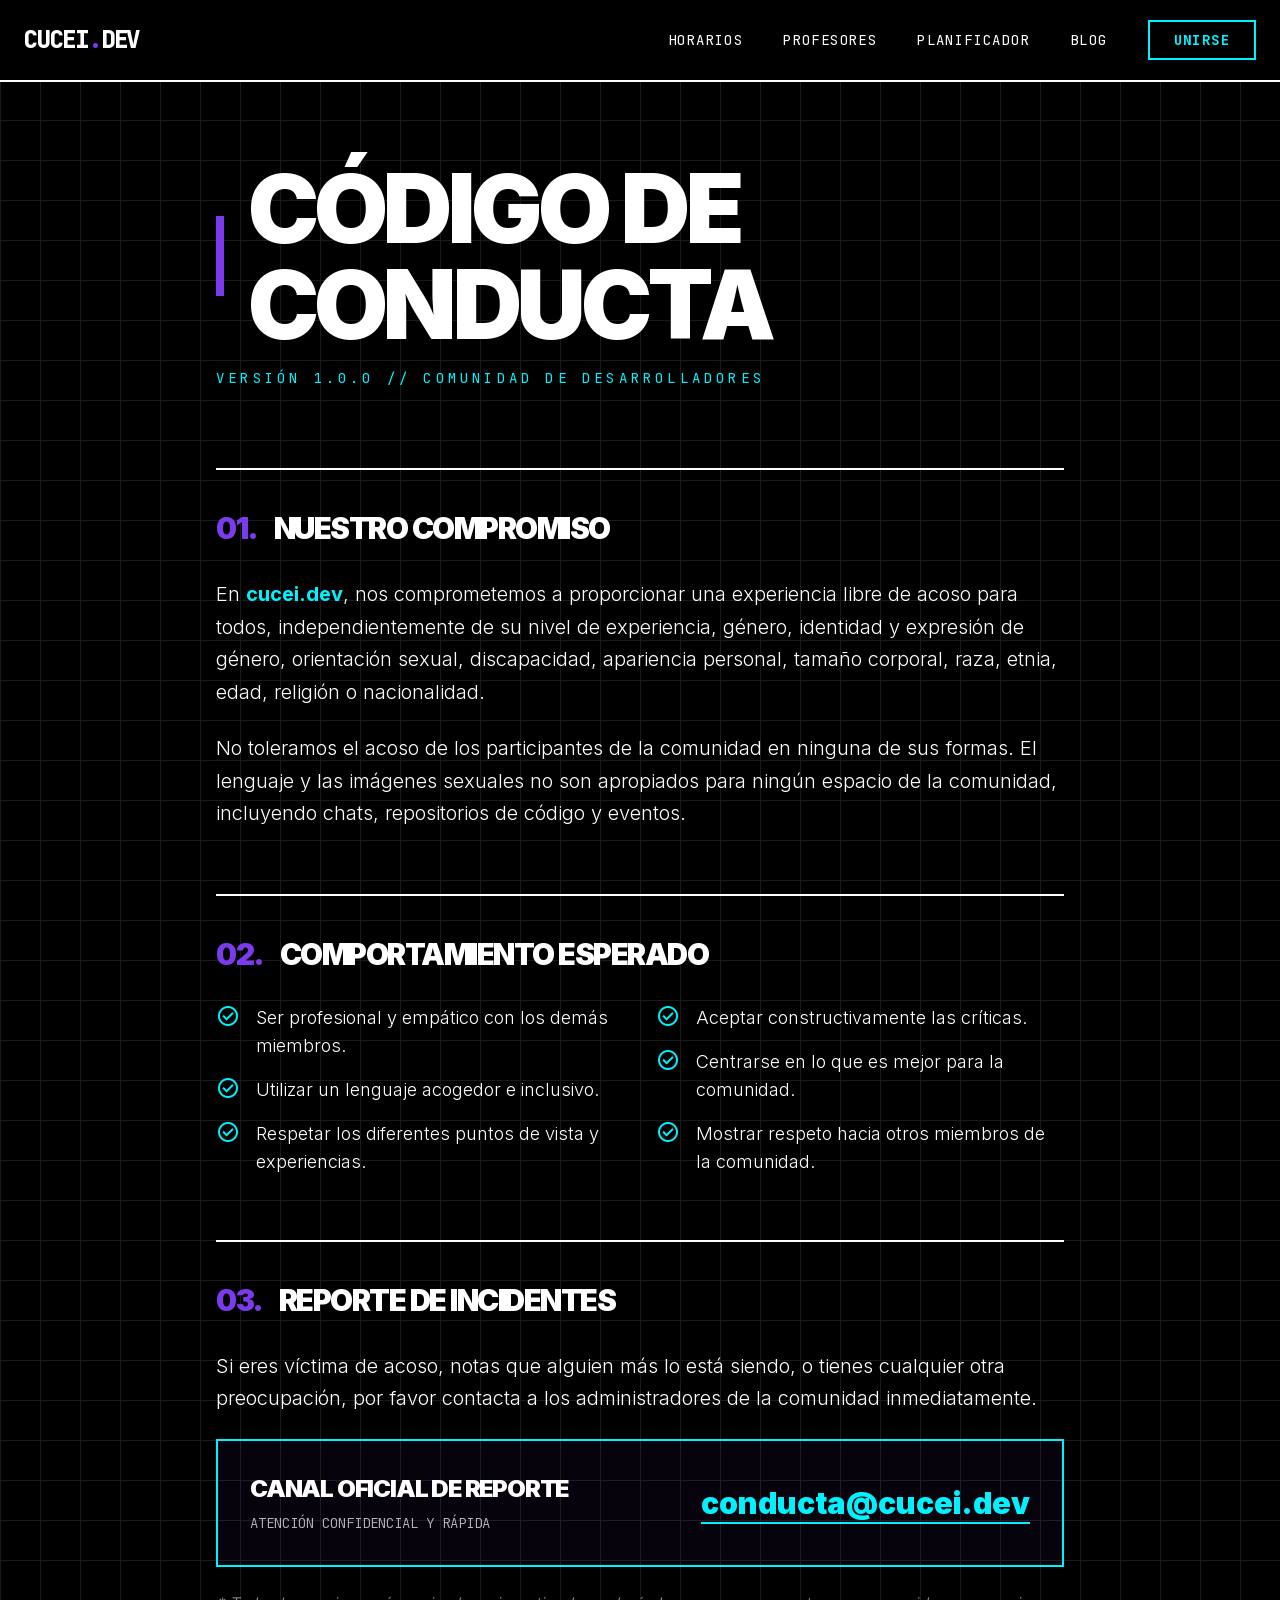
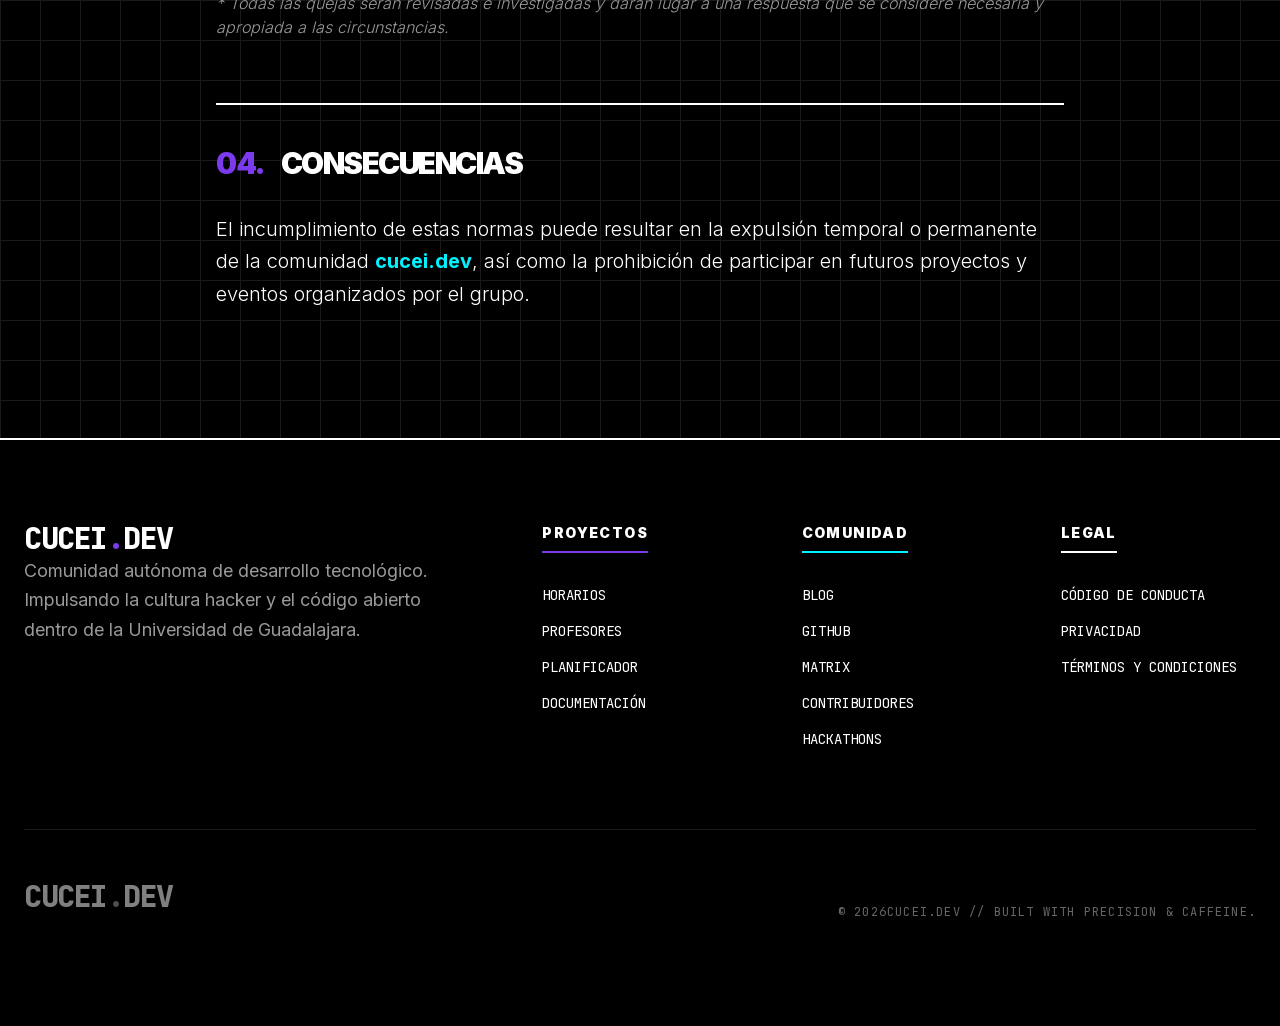
<file: conducta/index.html>
<!DOCTYPE html><html lang="es"><head><meta charSet="utf-8"/><meta name="viewport" content="width=device-width, initial-scale=1"/><link rel="preload" href="/_next/static/media/70bc3e132a0a741e-s.p.1409xf.ylxg8g.woff2" as="font" crossorigin="" type="font/woff2"/><link rel="preload" href="/_next/static/media/83afe278b6a6bb3c-s.p.0q-301v4kxxnr.woff2" as="font" crossorigin="" type="font/woff2"/><link rel="stylesheet" href="/_next/static/chunks/0ds41nxy6clu7.css" data-precedence="next"/><link rel="preload" as="script" fetchPriority="low" href="/_next/static/chunks/0ttfxp0_zwluf.js"/><script src="/_next/static/chunks/11~boff4mh9q9.js" async=""></script><script src="/_next/static/chunks/0zkad_7hivf3u.js" async=""></script><script src="/_next/static/chunks/0q7ms.cde.eqm.js" async=""></script><script src="/_next/static/chunks/turbopack-0ewo1aobb676d.js" async=""></script><script src="/_next/static/chunks/019y5sdtmswn3.js" async=""></script><script src="/_next/static/chunks/029w73vi9khoh.js" async=""></script><link rel="preload" href="https://a.rahcode.com/api/script.js" as="script"/><link rel="apple-touch-icon" sizes="57x57" href="/apple-icon-57x57.png"/><link rel="apple-touch-icon" sizes="60x60" href="/apple-icon-60x60.png"/><link rel="apple-touch-icon" sizes="72x72" href="/apple-icon-72x72.png"/><link rel="apple-touch-icon" sizes="76x76" href="/apple-icon-76x76.png"/><link rel="apple-touch-icon" sizes="114x114" href="/apple-icon-114x114.png"/><link rel="apple-touch-icon" sizes="120x120" href="/apple-icon-120x120.png"/><link rel="apple-touch-icon" sizes="144x144" href="/apple-icon-144x144.png"/><link rel="apple-touch-icon" sizes="152x152" href="/apple-icon-152x152.png"/><link rel="apple-touch-icon" sizes="180x180" href="/apple-icon-180x180.png"/><link rel="icon" type="image/png" sizes="192x192" href="/android-icon-192x192.png"/><link rel="icon" type="image/png" sizes="32x32" href="/favicon-32x32.png"/><link rel="icon" type="image/png" sizes="96x96" href="/favicon-96x96.png"/><link rel="icon" type="image/png" sizes="16x16" href="/favicon-16x16.png"/><link rel="manifest" href="/manifest.json"/><meta name="msapplication-TileColor" content="#6931C9"/><meta name="msapplication-TileImage" content="/ms-icon-144x144.png"/><meta name="theme-color" content="#6931C9"/><meta name="next-size-adjust" content=""/><title>CUCEI.DEV</title><meta name="description" content="Comunidad independiente de desarrollo tecnológico de los alumnos de CUCEI, Universidad de Guadalajara."/><script src="/_next/static/chunks/03~yq9q893hmn.js" noModule=""></script></head><body class="inter_5e89cbca-module__XMex2G__variable jetbrains_mono_7dea1b4c-module__7ibYFq__variable antialiased bg-black text-white"><div hidden=""><!--$--><!--/$--></div><nav class="fixed top-0 w-full z-50 bg-black border-b-2 border-white"><div class="max-w-7xl mx-auto px-6"><div class="flex justify-between items-center h-20"><div class="flex items-center"><a class="font-mono text-2xl font-extrabold tracking-tighter text-white" href="/">CUCEI<span class="text-primary">.</span>DEV</a></div><div class="hidden md:flex items-center space-x-10 font-mono text-sm uppercase tracking-widest"><a class="hover:text-primary transition-colors" href="https://horarios.cucei.dev">Horarios</a><a class="hover:text-primary transition-colors" href="/#profesores">Profesores</a><a class="hover:text-primary transition-colors" href="https://agenda.cucei.dev">Planificador</a><a class="hover:text-primary transition-colors" href="/blog/">Blog</a><a class="border-2 border-neon text-neon px-6 py-2 hover:bg-neon hover:text-black transition-all font-bold" href="/#join">UNIRSE</a></div></div></div></nav><main class="pt-40 pb-32 grid-pattern min-h-screen"><div class="max-w-4xl mx-auto px-6"><header class="mb-20"><div class="flex items-center gap-6 mb-4"><div class="w-2 h-20 bg-primary"></div><h1 class="text-5xl md:text-6xl lg:text-8xl font-black uppercase tracking-tighter leading-none">CÓDIGO DE<br/>CONDUCTA</h1></div><p class="text-xs font-mono text-neon tracking-[0.3em] md:text-sm uppercase">Versión 1.0.0 // Comunidad de Desarrolladores</p></header><div class="space-y-16"><section class="border-t-2 border-white pt-10"><h2 class="text-2xl md:text-3xl font-black uppercase tracking-tighter mb-8 flex items-center gap-4"><span class="text-primary">01.</span> Nuestro Compromiso</h2><div class="md:text-xl font-light leading-relaxed space-y-6"><p>En <span class="text-neon font-bold">cucei.dev</span>, nos comprometemos a proporcionar una experiencia libre de acoso para todos, independientemente de su nivel de experiencia, género, identidad y expresión de género, orientación sexual, discapacidad, apariencia personal, tamaño corporal, raza, etnia, edad, religión o nacionalidad.</p><p>No toleramos el acoso de los participantes de la comunidad en ninguna de sus formas. El lenguaje y las imágenes sexuales no son apropiados para ningún espacio de la comunidad, incluyendo chats, repositorios de código y eventos.</p></div></section><section class="border-t-2 border-white pt-10"><h2 class="text-2xl md:text-3xl font-black uppercase tracking-tighter mb-8 flex items-center gap-4"><span class="text-primary">02.</span> Comportamiento Esperado</h2><div class="grid md:grid-cols-2 gap-8 md:text-lg font-light"><div class="space-y-4"><div class="flex gap-4"><span class="material-symbols-outlined text-neon">check_circle</span><p>Ser profesional y empático con los demás miembros.</p></div><div class="flex gap-4"><span class="material-symbols-outlined text-neon">check_circle</span><p>Utilizar un lenguaje acogedor e inclusivo.</p></div><div class="flex gap-4"><span class="material-symbols-outlined text-neon">check_circle</span><p>Respetar los diferentes puntos de vista y experiencias.</p></div></div><div class="space-y-4"><div class="flex gap-4"><span class="material-symbols-outlined text-neon">check_circle</span><p>Aceptar constructivamente las críticas.</p></div><div class="flex gap-4"><span class="material-symbols-outlined text-neon">check_circle</span><p>Centrarse en lo que es mejor para la comunidad.</p></div><div class="flex gap-4"><span class="material-symbols-outlined text-neon">check_circle</span><p>Mostrar respeto hacia otros miembros de la comunidad.</p></div></div></div></section><section class="border-t-2 border-white pt-10"><h2 class="text-2xl md:text-3xl font-black uppercase tracking-tighter mb-8 flex items-center gap-4"><span class="text-primary">03.</span> Reporte de Incidentes</h2><div class="md:text-xl font-light leading-relaxed space-y-6"><p>Si eres víctima de acoso, notas que alguien más lo está siendo, o tienes cualquier otra preocupación, por favor contacta a los administradores de la comunidad inmediatamente.</p><div class="bg-primary/5 border-2 border-neon p-8 flex flex-col md:flex-row items-center justify-between gap-6"><div><h4 class="text-xl font-black md:text-2xl uppercase tracking-tighter mb-2">Canal Oficial de Reporte</h4><p class="font-mono text-sm uppercase opacity-70">Atención confidencial y rápida</p></div><a class="text-2xl md:text-3xl font-black text-neon hover:text-white transition-colors underline decoration-2 underline-offset-8" href="mailto:conducta@cucei.dev">conducta@cucei.dev</a></div><p class="text-base italic opacity-60">* Todas las quejas serán revisadas e investigadas y darán lugar a una respuesta que se considere necesaria y apropiada a las circunstancias.</p></div></section><section class="border-t-2 border-white pt-10"><h2 class="text-2xl md:text-3xl font-black uppercase tracking-tighter mb-8 flex items-center gap-4"><span class="text-primary">04.</span> Consecuencias</h2><div class="md:text-xl font-light leading-relaxed"><p>El incumplimiento de estas normas puede resultar en la expulsión temporal o permanente de la comunidad<!-- --> <span class="text-neon font-bold">cucei.dev</span>, así como la prohibición de participar en futuros proyectos y eventos organizados por el grupo.</p></div></section></div></div></main><!--$--><!--/$--><footer class="bg-black py-20 border-t-2 border-white"><div class="max-w-7xl mx-auto px-6"><div class="grid md:grid-cols-2 lg:grid-cols-5 gap-16 mb-20"><div class="lg:col-span-2"><a class="font-mono text-3xl font-black text-white mb-8 tracking-tighter uppercase" href="/">CUCEI<span class="text-primary">.</span>DEV</a><p class="text-white/60 text-lg leading-relaxed max-w-md">Comunidad autónoma de desarrollo tecnológico. Impulsando la cultura hacker y el código abierto dentro de la Universidad de Guadalajara.</p></div><div><h5 class="text-white font-black uppercase tracking-widest mb-8 text-sm border-b-2 border-primary pb-2 inline-block">Proyectos</h5><ul class="space-y-4 font-mono text-sm uppercase"><li><a class="hover:text-primary transition-colors" href="https://horarios.cucei.dev">Horarios</a></li><li><a class="hover:text-primary transition-colors" href="/#profesores">Profesores</a></li><li><a class="hover:text-primary transition-colors" href="/#planificador">Planificador</a></li><li><a class="hover:text-primary transition-colors" href="https://api.cucei.dev/redoc">Documentación</a></li></ul></div><div><h5 class="text-white font-black uppercase tracking-widest mb-8 text-sm border-b-2 border-neon pb-2 inline-block">Comunidad</h5><ul class="space-y-4 font-mono text-sm uppercase"><li><a class="hover:text-neon transition-colors" href="/blog/">Blog</a></li><li><a class="hover:text-neon transition-colors" href="https://github.com/cucei-dev">GitHub</a></li><li><a class="hover:text-neon transition-colors" href="https://matrix.to/#/#cucei.dev:matrix.org">Matrix</a></li><li><a class="hover:text-neon transition-colors" href="/team/">Contribuidores</a></li><li><a class="hover:text-neon transition-colors" href="/hack/">Hackathons</a></li></ul></div><div><h5 class="text-white font-black uppercase tracking-widest mb-8 text-sm border-b-2 border-white pb-2 inline-block">Legal</h5><ul class="space-y-4 font-mono text-sm uppercase"><li><a class="hover:text-primary transition-colors" href="/conducta/">Código de Conducta</a></li><li><a class="hover:text-primary transition-colors" href="/privacidad/">Privacidad</a></li><li><a class="hover:text-primary transition-colors" href="/condiciones/">Términos y Condiciones</a></li></ul></div></div><div class="pt-12 border-t border-white/10 flex flex-col md:flex-row justify-between items-center gap-10"><div class="flex items-center gap-8 grayscale brightness-200 opacity-50"><a class="font-mono text-3xl font-black text-white mb-8 tracking-tighter uppercase" href="/">CUCEI<span class="text-primary">.</span>DEV</a></div><p class="text-xs font-mono text-white/40 uppercase tracking-widest">© <!-- -->2026<!-- -->cucei.dev // Built with precision &amp; caffeine.</p></div></div></footer><script src="/_next/static/chunks/0ttfxp0_zwluf.js" id="_R_" async=""></script><script>(self.__next_f=self.__next_f||[]).push([0])</script><script>self.__next_f.push([1,"1:\"$Sreact.fragment\"\n2:I[81928,[\"/_next/static/chunks/019y5sdtmswn3.js\",\"/_next/static/chunks/029w73vi9khoh.js\"],\"\"]\n3:I[39970,[\"/_next/static/chunks/019y5sdtmswn3.js\",\"/_next/static/chunks/029w73vi9khoh.js\"],\"default\"]\n4:I[94320,[\"/_next/static/chunks/019y5sdtmswn3.js\",\"/_next/static/chunks/029w73vi9khoh.js\"],\"default\"]\nc:I[99360,[\"/_next/static/chunks/019y5sdtmswn3.js\",\"/_next/static/chunks/029w73vi9khoh.js\"],\"default\",1]\n:HL[\"/_next/static/chunks/0ds41nxy6clu7.css\",\"style\"]\n:HL[\"/_next/static/media/70bc3e132a0a741e-s.p.1409xf.ylxg8g.woff2\",\"font\",{\"crossOrigin\":\"\",\"type\":\"font/woff2\"}]\n:HL[\"/_next/static/media/83afe278b6a6bb3c-s.p.0q-301v4kxxnr.woff2\",\"font\",{\"crossOrigin\":\"\",\"type\":\"font/woff2\"}]\n"])</script><script>self.__next_f.push([1,"0:{\"P\":null,\"c\":[\"\",\"conducta\",\"\"],\"q\":\"\",\"i\":false,\"f\":[[[\"\",{\"children\":[\"conducta\",{\"children\":[\"__PAGE__\",{}]}]},\"$undefined\",\"$undefined\",16],[[\"$\",\"$1\",\"c\",{\"children\":[[[\"$\",\"link\",\"0\",{\"rel\":\"stylesheet\",\"href\":\"/_next/static/chunks/0ds41nxy6clu7.css\",\"precedence\":\"next\",\"crossOrigin\":\"$undefined\",\"nonce\":\"$undefined\"}],[\"$\",\"script\",\"script-0\",{\"src\":\"/_next/static/chunks/019y5sdtmswn3.js\",\"async\":true,\"nonce\":\"$undefined\"}],[\"$\",\"script\",\"script-1\",{\"src\":\"/_next/static/chunks/029w73vi9khoh.js\",\"async\":true,\"nonce\":\"$undefined\"}]],[\"$\",\"html\",null,{\"lang\":\"es\",\"children\":[[\"$\",\"head\",null,{\"children\":[[\"$\",\"link\",null,{\"rel\":\"apple-touch-icon\",\"sizes\":\"57x57\",\"href\":\"/apple-icon-57x57.png\"}],[\"$\",\"link\",null,{\"rel\":\"apple-touch-icon\",\"sizes\":\"60x60\",\"href\":\"/apple-icon-60x60.png\"}],[\"$\",\"link\",null,{\"rel\":\"apple-touch-icon\",\"sizes\":\"72x72\",\"href\":\"/apple-icon-72x72.png\"}],[\"$\",\"link\",null,{\"rel\":\"apple-touch-icon\",\"sizes\":\"76x76\",\"href\":\"/apple-icon-76x76.png\"}],[\"$\",\"link\",null,{\"rel\":\"apple-touch-icon\",\"sizes\":\"114x114\",\"href\":\"/apple-icon-114x114.png\"}],[\"$\",\"link\",null,{\"rel\":\"apple-touch-icon\",\"sizes\":\"120x120\",\"href\":\"/apple-icon-120x120.png\"}],[\"$\",\"link\",null,{\"rel\":\"apple-touch-icon\",\"sizes\":\"144x144\",\"href\":\"/apple-icon-144x144.png\"}],[\"$\",\"link\",null,{\"rel\":\"apple-touch-icon\",\"sizes\":\"152x152\",\"href\":\"/apple-icon-152x152.png\"}],[\"$\",\"link\",null,{\"rel\":\"apple-touch-icon\",\"sizes\":\"180x180\",\"href\":\"/apple-icon-180x180.png\"}],[\"$\",\"link\",null,{\"rel\":\"icon\",\"type\":\"image/png\",\"sizes\":\"192x192\",\"href\":\"/android-icon-192x192.png\"}],[\"$\",\"link\",null,{\"rel\":\"icon\",\"type\":\"image/png\",\"sizes\":\"32x32\",\"href\":\"/favicon-32x32.png\"}],[\"$\",\"link\",null,{\"rel\":\"icon\",\"type\":\"image/png\",\"sizes\":\"96x96\",\"href\":\"/favicon-96x96.png\"}],[\"$\",\"link\",null,{\"rel\":\"icon\",\"type\":\"image/png\",\"sizes\":\"16x16\",\"href\":\"/favicon-16x16.png\"}],[\"$\",\"link\",null,{\"rel\":\"manifest\",\"href\":\"/manifest.json\"}],[\"$\",\"meta\",null,{\"name\":\"msapplication-TileColor\",\"content\":\"#6931C9\"}],[\"$\",\"meta\",null,{\"name\":\"msapplication-TileImage\",\"content\":\"/ms-icon-144x144.png\"}],[\"$\",\"meta\",null,{\"name\":\"theme-color\",\"content\":\"#6931C9\"}]]}],[\"$\",\"body\",null,{\"className\":\"inter_5e89cbca-module__XMex2G__variable jetbrains_mono_7dea1b4c-module__7ibYFq__variable antialiased bg-black text-white\",\"children\":[[\"$\",\"nav\",null,{\"className\":\"fixed top-0 w-full z-50 bg-black border-b-2 border-white\",\"children\":[\"$\",\"div\",null,{\"className\":\"max-w-7xl mx-auto px-6\",\"children\":[\"$\",\"div\",null,{\"className\":\"flex justify-between items-center h-20\",\"children\":[[\"$\",\"div\",null,{\"className\":\"flex items-center\",\"children\":[\"$\",\"$L2\",null,{\"href\":\"/\",\"className\":\"font-mono text-2xl font-extrabold tracking-tighter text-white\",\"children\":[\"CUCEI\",[\"$\",\"span\",null,{\"className\":\"text-primary\",\"children\":\".\"}],\"DEV\"]}]}],[\"$\",\"div\",null,{\"className\":\"hidden md:flex items-center space-x-10 font-mono text-sm uppercase tracking-widest\",\"children\":[[\"$\",\"$L2\",null,{\"className\":\"hover:text-primary transition-colors\",\"href\":\"https://horarios.cucei.dev\",\"children\":\"Horarios\"}],[\"$\",\"$L2\",null,{\"className\":\"hover:text-primary transition-colors\",\"href\":\"/#profesores\",\"children\":\"Profesores\"}],[\"$\",\"$L2\",null,{\"className\":\"hover:text-primary transition-colors\",\"href\":\"https://agenda.cucei.dev\",\"children\":\"Planificador\"}],[\"$\",\"$L2\",null,{\"className\":\"hover:text-primary transition-colors\",\"href\":\"/blog\",\"children\":\"Blog\"}],[\"$\",\"$L2\",null,{\"className\":\"border-2 border-neon text-neon px-6 py-2 hover:bg-neon hover:text-black transition-all font-bold\",\"href\":\"/#join\",\"children\":\"UNIRSE\"}]]}]]}]}]}],[\"$\",\"$L3\",null,{\"parallelRouterKey\":\"children\",\"error\":\"$undefined\",\"errorStyles\":\"$undefined\",\"errorScripts\":\"$undefined\",\"template\":[\"$\",\"$L4\",null,{}],\"templateStyles\":\"$undefined\",\"templateScripts\":\"$undefined\",\"notFound\":[[[\"$\",\"title\",null,{\"children\":\"404: This page could not be found.\"}],[\"$\",\"div\",null,{\"style\":{\"fontFamily\":\"system-ui,\\\"Segoe UI\\\",Roboto,Helvetica,Arial,sans-serif,\\\"Apple Color Emoji\\\",\\\"Segoe UI Emoji\\\"\",\"height\":\"100vh\",\"textAlign\":\"center\",\"display\":\"flex\",\"flexDirection\":\"column\",\"alignItems\":\"center\",\"justifyContent\":\"center\"},\"children\":[\"$\",\"div\",null,{\"children\":[[\"$\",\"style\",null,{\"dangerouslySetInnerHTML\":{\"__html\":\"body{color:#000;background:#fff;margin:0}.next-error-h1{border-right:1px solid rgba(0,0,0,.3)}@media (prefers-color-scheme:dark){body{color:#fff;background:#000}.next-error-h1{border-right:1px solid rgba(255,255,255,.3)}}\"}}],[\"$\",\"h1\",null,{\"className\":\"next-error-h1\",\"style\":{\"display\":\"inline-block\",\"margin\":\"0 20px 0 0\",\"padding\":\"0 23px 0 0\",\"fontSize\":24,\"fontWeight\":500,\"verticalAlign\":\"top\",\"lineHeight\":\"49px\"},\"children\":404}],\"$L5\"]}]}]],[]],\"forbidden\":\"$undefined\",\"unauthorized\":\"$undefined\"}],\"$L6\",\"$L7\"]}]]}]]}],{\"children\":[\"$L8\",{\"children\":[\"$L9\",{},null,false,null]},null,false,\"$@a\"]},null,false,null],\"$Lb\",false]],\"m\":\"$undefined\",\"G\":[\"$c\",[\"$Ld\"]],\"S\":true,\"h\":null,\"s\":\"$undefined\",\"l\":\"$undefined\",\"p\":\"$undefined\",\"d\":\"$undefined\",\"b\":\"lKkYwKM03vJLga8tsk1WK\"}\n"])</script><script>self.__next_f.push([1,"e:I[23591,[\"/_next/static/chunks/019y5sdtmswn3.js\",\"/_next/static/chunks/029w73vi9khoh.js\"],\"\"]\n14:I[4919,[\"/_next/static/chunks/019y5sdtmswn3.js\",\"/_next/static/chunks/029w73vi9khoh.js\"],\"ViewportBoundary\"]\n16:I[4919,[\"/_next/static/chunks/019y5sdtmswn3.js\",\"/_next/static/chunks/029w73vi9khoh.js\"],\"MetadataBoundary\"]\n17:\"$Sreact.suspense\"\n5:[\"$\",\"div\",null,{\"style\":{\"display\":\"inline-block\"},\"children\":[\"$\",\"h2\",null,{\"style\":{\"fontSize\":14,\"fontWeight\":400,\"lineHeight\":\"49px\",\"margin\":0},\"children\":\"This page could not be found.\"}]}]\n"])</script><script>self.__next_f.push([1,"6:[\"$\",\"footer\",null,{\"className\":\"bg-black py-20 border-t-2 border-white\",\"children\":[\"$\",\"div\",null,{\"className\":\"max-w-7xl mx-auto px-6\",\"children\":[[\"$\",\"div\",null,{\"className\":\"grid md:grid-cols-2 lg:grid-cols-5 gap-16 mb-20\",\"children\":[[\"$\",\"div\",null,{\"className\":\"lg:col-span-2\",\"children\":[[\"$\",\"$L2\",null,{\"href\":\"/\",\"className\":\"font-mono text-3xl font-black text-white mb-8 tracking-tighter uppercase\",\"children\":[\"CUCEI\",[\"$\",\"span\",null,{\"className\":\"text-primary\",\"children\":\".\"}],\"DEV\"]}],[\"$\",\"p\",null,{\"className\":\"text-white/60 text-lg leading-relaxed max-w-md\",\"children\":\"Comunidad autónoma de desarrollo tecnológico. Impulsando la cultura hacker y el código abierto dentro de la Universidad de Guadalajara.\"}]]}],[\"$\",\"div\",null,{\"children\":[[\"$\",\"h5\",null,{\"className\":\"text-white font-black uppercase tracking-widest mb-8 text-sm border-b-2 border-primary pb-2 inline-block\",\"children\":\"Proyectos\"}],[\"$\",\"ul\",null,{\"className\":\"space-y-4 font-mono text-sm uppercase\",\"children\":[[\"$\",\"li\",null,{\"children\":[\"$\",\"$L2\",null,{\"className\":\"hover:text-primary transition-colors\",\"href\":\"https://horarios.cucei.dev\",\"children\":\"Horarios\"}]}],[\"$\",\"li\",null,{\"children\":[\"$\",\"$L2\",null,{\"className\":\"hover:text-primary transition-colors\",\"href\":\"/#profesores\",\"children\":\"Profesores\"}]}],[\"$\",\"li\",null,{\"children\":[\"$\",\"$L2\",null,{\"className\":\"hover:text-primary transition-colors\",\"href\":\"/#planificador\",\"children\":\"Planificador\"}]}],[\"$\",\"li\",null,{\"children\":[\"$\",\"a\",null,{\"className\":\"hover:text-primary transition-colors\",\"href\":\"https://api.cucei.dev/redoc\",\"children\":\"Documentación\"}]}]]}]]}],[\"$\",\"div\",null,{\"children\":[[\"$\",\"h5\",null,{\"className\":\"text-white font-black uppercase tracking-widest mb-8 text-sm border-b-2 border-neon pb-2 inline-block\",\"children\":\"Comunidad\"}],[\"$\",\"ul\",null,{\"className\":\"space-y-4 font-mono text-sm uppercase\",\"children\":[[\"$\",\"li\",null,{\"children\":[\"$\",\"$L2\",null,{\"className\":\"hover:text-neon transition-colors\",\"href\":\"/blog\",\"children\":\"Blog\"}]}],[\"$\",\"li\",null,{\"children\":[\"$\",\"a\",null,{\"className\":\"hover:text-neon transition-colors\",\"href\":\"https://github.com/cucei-dev\",\"children\":\"GitHub\"}]}],[\"$\",\"li\",null,{\"children\":[\"$\",\"a\",null,{\"className\":\"hover:text-neon transition-colors\",\"href\":\"https://matrix.to/#/#cucei.dev:matrix.org\",\"children\":\"Matrix\"}]}],[\"$\",\"li\",null,{\"children\":[\"$\",\"$L2\",null,{\"className\":\"hover:text-neon transition-colors\",\"href\":\"/team\",\"children\":\"Contribuidores\"}]}],[\"$\",\"li\",null,{\"children\":[\"$\",\"$L2\",null,{\"className\":\"hover:text-neon transition-colors\",\"href\":\"/hack\",\"children\":\"Hackathons\"}]}]]}]]}],[\"$\",\"div\",null,{\"children\":[[\"$\",\"h5\",null,{\"className\":\"text-white font-black uppercase tracking-widest mb-8 text-sm border-b-2 border-white pb-2 inline-block\",\"children\":\"Legal\"}],[\"$\",\"ul\",null,{\"className\":\"space-y-4 font-mono text-sm uppercase\",\"children\":[[\"$\",\"li\",null,{\"children\":[\"$\",\"$L2\",null,{\"className\":\"hover:text-primary transition-colors\",\"href\":\"/conducta\",\"children\":\"Código de Conducta\"}]}],[\"$\",\"li\",null,{\"children\":[\"$\",\"$L2\",null,{\"className\":\"hover:text-primary transition-colors\",\"href\":\"/privacidad\",\"children\":\"Privacidad\"}]}],[\"$\",\"li\",null,{\"children\":[\"$\",\"$L2\",null,{\"className\":\"hover:text-primary transition-colors\",\"href\":\"/condiciones\",\"children\":\"Términos y Condiciones\"}]}]]}]]}]]}],[\"$\",\"div\",null,{\"className\":\"pt-12 border-t border-white/10 flex flex-col md:flex-row justify-between items-center gap-10\",\"children\":[[\"$\",\"div\",null,{\"className\":\"flex items-center gap-8 grayscale brightness-200 opacity-50\",\"children\":[\"$\",\"$L2\",null,{\"href\":\"/\",\"className\":\"font-mono text-3xl font-black text-white mb-8 tracking-tighter uppercase\",\"children\":[\"CUCEI\",[\"$\",\"span\",null,{\"className\":\"text-primary\",\"children\":\".\"}],\"DEV\"]}]}],[\"$\",\"p\",null,{\"className\":\"text-xs font-mono text-white/40 uppercase tracking-widest\",\"children\":[\"© \",2026,\"cucei.dev // Built with precision \u0026 caffeine.\"]}]]}]]}]}]\n"])</script><script>self.__next_f.push([1,"7:[\"$\",\"$Le\",null,{\"src\":\"https://a.rahcode.com/api/script.js\",\"data-site-id\":\"ae948e03e86b\",\"strategy\":\"afterInteractive\"}]\n8:[\"$\",\"$1\",\"c\",{\"children\":[null,[\"$\",\"$L3\",null,{\"parallelRouterKey\":\"children\",\"error\":\"$undefined\",\"errorStyles\":\"$undefined\",\"errorScripts\":\"$undefined\",\"template\":[\"$\",\"$L4\",null,{}],\"templateStyles\":\"$undefined\",\"templateScripts\":\"$undefined\",\"notFound\":\"$undefined\",\"forbidden\":\"$undefined\",\"unauthorized\":\"$undefined\"}]]}]\n"])</script><script>self.__next_f.push([1,"9:[\"$\",\"$1\",\"c\",{\"children\":[[\"$\",\"main\",null,{\"className\":\"pt-40 pb-32 grid-pattern min-h-screen\",\"children\":[\"$\",\"div\",null,{\"className\":\"max-w-4xl mx-auto px-6\",\"children\":[[\"$\",\"header\",null,{\"className\":\"mb-20\",\"children\":[[\"$\",\"div\",null,{\"className\":\"flex items-center gap-6 mb-4\",\"children\":[[\"$\",\"div\",null,{\"className\":\"w-2 h-20 bg-primary\"}],[\"$\",\"h1\",null,{\"className\":\"text-5xl md:text-6xl lg:text-8xl font-black uppercase tracking-tighter leading-none\",\"children\":[\"CÓDIGO DE\",[\"$\",\"br\",null,{}],\"CONDUCTA\"]}]]}],[\"$\",\"p\",null,{\"className\":\"text-xs font-mono text-neon tracking-[0.3em] md:text-sm uppercase\",\"children\":\"Versión 1.0.0 // Comunidad de Desarrolladores\"}]]}],[\"$\",\"div\",null,{\"className\":\"space-y-16\",\"children\":[[\"$\",\"section\",null,{\"className\":\"border-t-2 border-white pt-10\",\"children\":[[\"$\",\"h2\",null,{\"className\":\"text-2xl md:text-3xl font-black uppercase tracking-tighter mb-8 flex items-center gap-4\",\"children\":[[\"$\",\"span\",null,{\"className\":\"text-primary\",\"children\":\"01.\"}],\" Nuestro Compromiso\"]}],[\"$\",\"div\",null,{\"className\":\"md:text-xl font-light leading-relaxed space-y-6\",\"children\":[[\"$\",\"p\",null,{\"children\":[\"En \",[\"$\",\"span\",null,{\"className\":\"text-neon font-bold\",\"children\":\"cucei.dev\"}],\", nos comprometemos a proporcionar una experiencia libre de acoso para todos, independientemente de su nivel de experiencia, género, identidad y expresión de género, orientación sexual, discapacidad, apariencia personal, tamaño corporal, raza, etnia, edad, religión o nacionalidad.\"]}],[\"$\",\"p\",null,{\"children\":\"No toleramos el acoso de los participantes de la comunidad en ninguna de sus formas. El lenguaje y las imágenes sexuales no son apropiados para ningún espacio de la comunidad, incluyendo chats, repositorios de código y eventos.\"}]]}]]}],[\"$\",\"section\",null,{\"className\":\"border-t-2 border-white pt-10\",\"children\":[[\"$\",\"h2\",null,{\"className\":\"text-2xl md:text-3xl font-black uppercase tracking-tighter mb-8 flex items-center gap-4\",\"children\":[[\"$\",\"span\",null,{\"className\":\"text-primary\",\"children\":\"02.\"}],\" Comportamiento Esperado\"]}],[\"$\",\"div\",null,{\"className\":\"grid md:grid-cols-2 gap-8 md:text-lg font-light\",\"children\":[[\"$\",\"div\",null,{\"className\":\"space-y-4\",\"children\":[[\"$\",\"div\",null,{\"className\":\"flex gap-4\",\"children\":[[\"$\",\"span\",null,{\"className\":\"material-symbols-outlined text-neon\",\"children\":\"check_circle\"}],[\"$\",\"p\",null,{\"children\":\"Ser profesional y empático con los demás miembros.\"}]]}],[\"$\",\"div\",null,{\"className\":\"flex gap-4\",\"children\":[[\"$\",\"span\",null,{\"className\":\"material-symbols-outlined text-neon\",\"children\":\"check_circle\"}],[\"$\",\"p\",null,{\"children\":\"Utilizar un lenguaje acogedor e inclusivo.\"}]]}],[\"$\",\"div\",null,{\"className\":\"flex gap-4\",\"children\":[[\"$\",\"span\",null,{\"className\":\"material-symbols-outlined text-neon\",\"children\":\"check_circle\"}],[\"$\",\"p\",null,{\"children\":\"Respetar los diferentes puntos de vista y experiencias.\"}]]}]]}],[\"$\",\"div\",null,{\"className\":\"space-y-4\",\"children\":[[\"$\",\"div\",null,{\"className\":\"flex gap-4\",\"children\":[[\"$\",\"span\",null,{\"className\":\"material-symbols-outlined text-neon\",\"children\":\"check_circle\"}],[\"$\",\"p\",null,{\"children\":\"Aceptar constructivamente las críticas.\"}]]}],[\"$\",\"div\",null,{\"className\":\"flex gap-4\",\"children\":[[\"$\",\"span\",null,{\"className\":\"material-symbols-outlined text-neon\",\"children\":\"check_circle\"}],[\"$\",\"p\",null,{\"children\":\"Centrarse en lo que es mejor para la comunidad.\"}]]}],[\"$\",\"div\",null,{\"className\":\"flex gap-4\",\"children\":[[\"$\",\"span\",null,{\"className\":\"material-symbols-outlined text-neon\",\"children\":\"check_circle\"}],[\"$\",\"p\",null,{\"children\":\"Mostrar respeto hacia otros miembros de la comunidad.\"}]]}]]}]]}]]}],[\"$\",\"section\",null,{\"className\":\"border-t-2 border-white pt-10\",\"children\":[[\"$\",\"h2\",null,{\"className\":\"text-2xl md:text-3xl font-black uppercase tracking-tighter mb-8 flex items-center gap-4\",\"children\":[[\"$\",\"span\",null,{\"className\":\"text-primary\",\"children\":\"03.\"}],\" Reporte de Incidentes\"]}],[\"$\",\"div\",null,{\"className\":\"md:text-xl font-light leading-relaxed space-y-6\",\"children\":[[\"$\",\"p\",null,{\"children\":\"Si eres víctima de acoso, notas que alguien más lo está siendo, o tienes cualquier otra preocupación, por favor contacta a los administradores de la comunidad inmediatamente.\"}],\"$Lf\",\"$L10\"]}]]}],\"$L11\"]}]]}]}],null,\"$L12\"]}]\n"])</script><script>self.__next_f.push([1,"13:[]\na:\"$W13\"\nb:[\"$\",\"$1\",\"h\",{\"children\":[null,[\"$\",\"$L14\",null,{\"children\":\"$L15\"}],[\"$\",\"div\",null,{\"hidden\":true,\"children\":[\"$\",\"$L16\",null,{\"children\":[\"$\",\"$17\",null,{\"name\":\"Next.Metadata\",\"children\":\"$L18\"}]}]}],[\"$\",\"meta\",null,{\"name\":\"next-size-adjust\",\"content\":\"\"}]]}]\nd:[\"$\",\"link\",\"0\",{\"rel\":\"stylesheet\",\"href\":\"/_next/static/chunks/0ds41nxy6clu7.css\",\"precedence\":\"next\",\"crossOrigin\":\"$undefined\",\"nonce\":\"$undefined\"}]\n"])</script><script>self.__next_f.push([1,"19:I[4919,[\"/_next/static/chunks/019y5sdtmswn3.js\",\"/_next/static/chunks/029w73vi9khoh.js\"],\"OutletBoundary\"]\nf:[\"$\",\"div\",null,{\"className\":\"bg-primary/5 border-2 border-neon p-8 flex flex-col md:flex-row items-center justify-between gap-6\",\"children\":[[\"$\",\"div\",null,{\"children\":[[\"$\",\"h4\",null,{\"className\":\"text-xl font-black md:text-2xl uppercase tracking-tighter mb-2\",\"children\":\"Canal Oficial de Reporte\"}],[\"$\",\"p\",null,{\"className\":\"font-mono text-sm uppercase opacity-70\",\"children\":\"Atención confidencial y rápida\"}]]}],[\"$\",\"a\",null,{\"className\":\"text-2xl md:text-3xl font-black text-neon hover:text-white transition-colors underline decoration-2 underline-offset-8\",\"href\":\"mailto:conducta@cucei.dev\",\"children\":\"conducta@cucei.dev\"}]]}]\n10:[\"$\",\"p\",null,{\"className\":\"text-base italic opacity-60\",\"children\":\"* Todas las quejas serán revisadas e investigadas y darán lugar a una respuesta que se considere necesaria y apropiada a las circunstancias.\"}]\n11:[\"$\",\"section\",null,{\"className\":\"border-t-2 border-white pt-10\",\"children\":[[\"$\",\"h2\",null,{\"className\":\"text-2xl md:text-3xl font-black uppercase tracking-tighter mb-8 flex items-center gap-4\",\"children\":[[\"$\",\"span\",null,{\"className\":\"text-primary\",\"children\":\"04.\"}],\" Consecuencias\"]}],[\"$\",\"div\",null,{\"className\":\"md:text-xl font-light leading-relaxed\",\"children\":[\"$\",\"p\",null,{\"children\":[\"El incumplimiento de estas normas puede resultar en la expulsión temporal o permanente de la comunidad\",\" \",[\"$\",\"span\",null,{\"className\":\"text-neon font-bold\",\"children\":\"cucei.dev\"}],\", así como la prohibición de participar en futuros proyectos y eventos organizados por el grupo.\"]}]}]]}]\n12:[\"$\",\"$L19\",null,{\"children\":[\"$\",\"$17\",null,{\"name\":\"Next.MetadataOutlet\",\"children\":\"$@1a\"}]}]\n"])</script><script>self.__next_f.push([1,"15:[[\"$\",\"meta\",\"0\",{\"charSet\":\"utf-8\"}],[\"$\",\"meta\",\"1\",{\"name\":\"viewport\",\"content\":\"width=device-width, initial-scale=1\"}]]\n"])</script><script>self.__next_f.push([1,"18:[[\"$\",\"title\",\"0\",{\"children\":\"CUCEI.DEV\"}],[\"$\",\"meta\",\"1\",{\"name\":\"description\",\"content\":\"Comunidad independiente de desarrollo tecnológico de los alumnos de CUCEI, Universidad de Guadalajara.\"}]]\n1a:null\n"])</script></body></html>
</file>
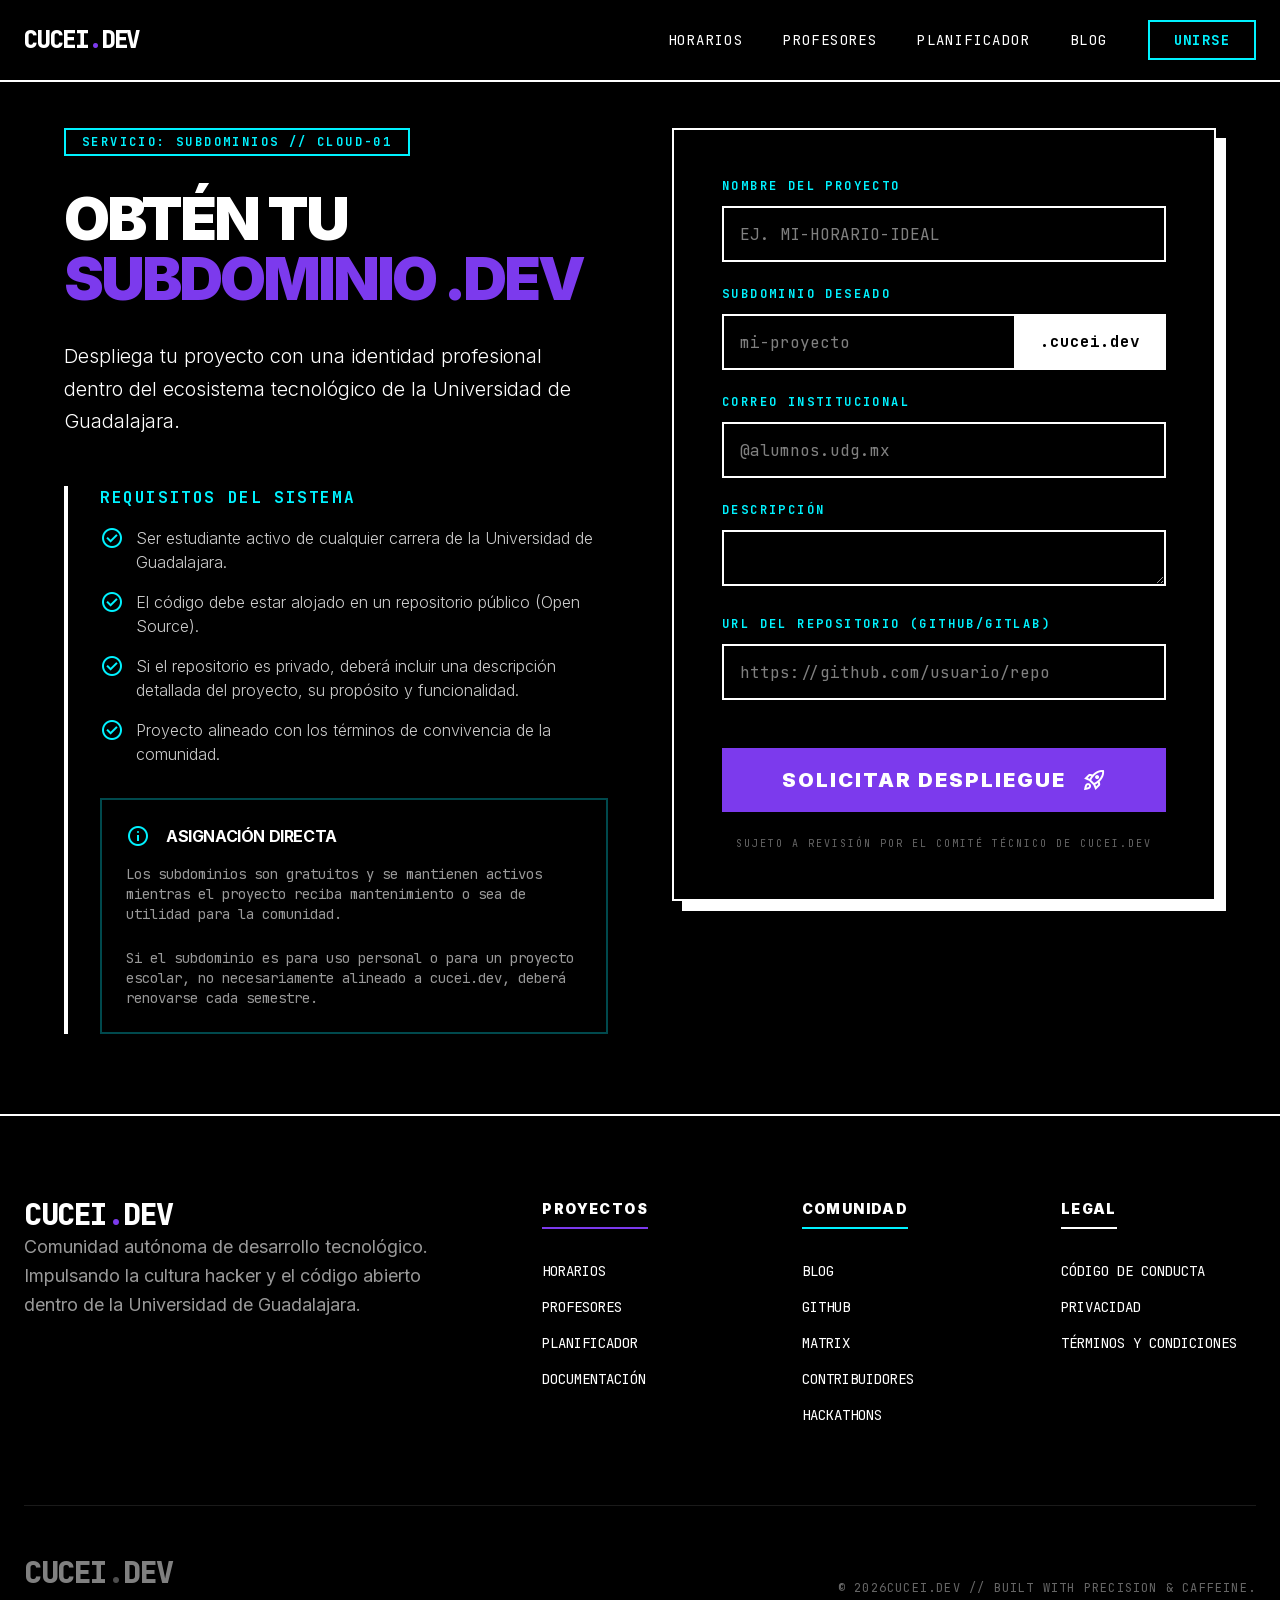
<file: dev/index.html>
<!DOCTYPE html><html lang="es"><head><meta charSet="utf-8"/><meta name="viewport" content="width=device-width, initial-scale=1"/><link rel="preload" href="/_next/static/media/70bc3e132a0a741e-s.p.1409xf.ylxg8g.woff2" as="font" crossorigin="" type="font/woff2"/><link rel="preload" href="/_next/static/media/83afe278b6a6bb3c-s.p.0q-301v4kxxnr.woff2" as="font" crossorigin="" type="font/woff2"/><link rel="stylesheet" href="/_next/static/chunks/0ds41nxy6clu7.css" data-precedence="next"/><link rel="preload" as="script" fetchPriority="low" href="/_next/static/chunks/0ttfxp0_zwluf.js"/><script src="/_next/static/chunks/11~boff4mh9q9.js" async=""></script><script src="/_next/static/chunks/0zkad_7hivf3u.js" async=""></script><script src="/_next/static/chunks/0q7ms.cde.eqm.js" async=""></script><script src="/_next/static/chunks/turbopack-0ewo1aobb676d.js" async=""></script><script src="/_next/static/chunks/019y5sdtmswn3.js" async=""></script><script src="/_next/static/chunks/029w73vi9khoh.js" async=""></script><link rel="preload" href="https://a.rahcode.com/api/script.js" as="script"/><link rel="apple-touch-icon" sizes="57x57" href="/apple-icon-57x57.png"/><link rel="apple-touch-icon" sizes="60x60" href="/apple-icon-60x60.png"/><link rel="apple-touch-icon" sizes="72x72" href="/apple-icon-72x72.png"/><link rel="apple-touch-icon" sizes="76x76" href="/apple-icon-76x76.png"/><link rel="apple-touch-icon" sizes="114x114" href="/apple-icon-114x114.png"/><link rel="apple-touch-icon" sizes="120x120" href="/apple-icon-120x120.png"/><link rel="apple-touch-icon" sizes="144x144" href="/apple-icon-144x144.png"/><link rel="apple-touch-icon" sizes="152x152" href="/apple-icon-152x152.png"/><link rel="apple-touch-icon" sizes="180x180" href="/apple-icon-180x180.png"/><link rel="icon" type="image/png" sizes="192x192" href="/android-icon-192x192.png"/><link rel="icon" type="image/png" sizes="32x32" href="/favicon-32x32.png"/><link rel="icon" type="image/png" sizes="96x96" href="/favicon-96x96.png"/><link rel="icon" type="image/png" sizes="16x16" href="/favicon-16x16.png"/><link rel="manifest" href="/manifest.json"/><meta name="msapplication-TileColor" content="#6931C9"/><meta name="msapplication-TileImage" content="/ms-icon-144x144.png"/><meta name="theme-color" content="#6931C9"/><meta name="next-size-adjust" content=""/><title>CUCEI.DEV</title><meta name="description" content="Comunidad independiente de desarrollo tecnológico de los alumnos de CUCEI, Universidad de Guadalajara."/><script src="/_next/static/chunks/03~yq9q893hmn.js" noModule=""></script></head><body class="inter_5e89cbca-module__XMex2G__variable jetbrains_mono_7dea1b4c-module__7ibYFq__variable antialiased bg-black text-white"><div hidden=""><!--$--><!--/$--></div><nav class="fixed top-0 w-full z-50 bg-black border-b-2 border-white"><div class="max-w-7xl mx-auto px-6"><div class="flex justify-between items-center h-20"><div class="flex items-center"><a class="font-mono text-2xl font-extrabold tracking-tighter text-white" href="/">CUCEI<span class="text-primary">.</span>DEV</a></div><div class="hidden md:flex items-center space-x-10 font-mono text-sm uppercase tracking-widest"><a class="hover:text-primary transition-colors" href="https://horarios.cucei.dev">Horarios</a><a class="hover:text-primary transition-colors" href="/#profesores">Profesores</a><a class="hover:text-primary transition-colors" href="https://agenda.cucei.dev">Planificador</a><a class="hover:text-primary transition-colors" href="/blog/">Blog</a><a class="border-2 border-neon text-neon px-6 py-2 hover:bg-neon hover:text-black transition-all font-bold" href="/#join">UNIRSE</a></div></div></div></nav><main class="pt-32 pb-20 px-6"><div class="max-w-6xl mx-auto grid lg:grid-cols-2 gap-16 items-start"><div class="space-y-12"><div><div class="inline-block px-4 py-1 border-2 border-neon text-neon font-mono text-xs mb-8 uppercase tracking-[0.2em] font-bold">SERVICIO: SUBDOMINIOS // CLOUD-01</div><h1 class="text-4xl md:text-6xl font-black mb-8 leading-none tracking-tighter uppercase">Obtén tu <br/><span class="text-primary">Subdominio .dev</span></h1><p class="md:text-xl text-white font-light leading-relaxed max-w-lg">Despliega tu proyecto con una identidad profesional dentro del ecosistema tecnológico de la Universidad de Guadalajara.</p></div><div class="border-l-4 border-white pl-8 space-y-8"><div><h3 class="font-mono text-neon font-bold uppercase tracking-widest mb-4">Requisitos del Sistema</h3><ul class="space-y-4 font-light text-white/80"><li class="flex items-start gap-3"><span class="material-symbols-outlined text-neon text-xl">check_circle</span><span>Ser estudiante activo de cualquier carrera de la Universidad de Guadalajara.</span></li><li class="flex items-start gap-3"><span class="material-symbols-outlined text-neon text-xl">check_circle</span><span>El código debe estar alojado en un repositorio público (Open Source).</span></li><li class="flex items-start gap-3"><span class="material-symbols-outlined text-neon text-xl">check_circle</span><span>Si el repositorio es privado, deberá incluir una descripción detallada del proyecto, su propósito y funcionalidad.</span></li><li class="flex items-start gap-3"><span class="material-symbols-outlined text-neon text-xl">check_circle</span><span>Proyecto alineado con los términos de convivencia de la comunidad.</span></li></ul></div><div class="p-6 border-2 border-neon/30 bg-black"><div class="flex items-center gap-4 mb-4"><span class="material-symbols-outlined text-neon text-3xl">info</span><h4 class="font-bold uppercase tracking-tight">Asignación Directa</h4></div><p class="text-sm font-mono text-white/60">Los subdominios son gratuitos y se mantienen activos mientras el proyecto reciba mantenimiento o sea de utilidad para la comunidad.</p><br/><p class="text-sm font-mono text-white/60">Si el subdominio es para uso personal o para un proyecto escolar, no necesariamente alineado a cucei.dev, deberá renovarse cada semestre.</p></div></div></div><div class="sharp-card bg-black p-8 md:p-12 relative"><form class="space-y-8"><div class="space-y-6"><div><label class="block font-mono text-xs uppercase tracking-[0.2em] mb-3 text-neon font-bold">Nombre del Proyecto</label><input class="w-full h-14 px-4 font-mono border-2 focus:ring-0 focus:border-primary bg-black outline-none" placeholder="EJ. MI-HORARIO-IDEAL" type="text" disabled=""/></div><div><label class="block font-mono text-xs uppercase tracking-[0.2em] mb-3 text-neon font-bold">Subdominio deseado</label><div class="flex"><input class="flex-1 h-14 px-4 font-mono border-2 border-r-0 focus:ring-0 focus:border-primary bg-black outline-none" placeholder="mi-proyecto" type="text" disabled=""/><div class="h-14 px-6 flex items-center bg-white text-black font-mono font-bold border-2 border-white">.cucei.dev</div></div></div><div><label class="block font-mono text-xs uppercase tracking-[0.2em] mb-3 text-neon font-bold">Correo Institucional</label><input class="w-full h-14 px-4 font-mono border-2 focus:ring-0 focus:border-primary bg-black outline-none" placeholder="@alumnos.udg.mx" type="email" disabled=""/></div><div><label class="block font-mono text-xs uppercase tracking-[0.2em] mb-3 text-neon font-bold">Descripción</label><textarea class="w-full h-14 px-4 font-mono border-2 focus:ring-0 focus:border-primary bg-black outline-none" disabled=""></textarea></div><div><label class="block font-mono text-xs uppercase tracking-[0.2em] mb-3 text-neon font-bold">URL del Repositorio (GitHub/GitLab)</label><input class="w-full h-14 px-4 font-mono border-2 focus:ring-0 focus:border-primary bg-black outline-none" placeholder="https://github.com/usuario/repo" type="url" disabled=""/></div></div><div class="pt-4"><button class="w-full bg-primary text-white h-16 font-black text-xl uppercase tracking-widest hover:bg-white hover:text-primary transition-colors flex items-center justify-center gap-4 group" type="submit" disabled="">Solicitar Despliegue<span class="material-symbols-outlined group-hover:translate-x-2 transition-transform">rocket_launch</span></button><p class="mt-6 text-[10px] font-mono text-white/40 uppercase text-center tracking-[0.2em]">Sujeto a revisión por el comité técnico de cucei.dev</p></div></form></div></div></main><!--$--><!--/$--><footer class="bg-black py-20 border-t-2 border-white"><div class="max-w-7xl mx-auto px-6"><div class="grid md:grid-cols-2 lg:grid-cols-5 gap-16 mb-20"><div class="lg:col-span-2"><a class="font-mono text-3xl font-black text-white mb-8 tracking-tighter uppercase" href="/">CUCEI<span class="text-primary">.</span>DEV</a><p class="text-white/60 text-lg leading-relaxed max-w-md">Comunidad autónoma de desarrollo tecnológico. Impulsando la cultura hacker y el código abierto dentro de la Universidad de Guadalajara.</p></div><div><h5 class="text-white font-black uppercase tracking-widest mb-8 text-sm border-b-2 border-primary pb-2 inline-block">Proyectos</h5><ul class="space-y-4 font-mono text-sm uppercase"><li><a class="hover:text-primary transition-colors" href="https://horarios.cucei.dev">Horarios</a></li><li><a class="hover:text-primary transition-colors" href="/#profesores">Profesores</a></li><li><a class="hover:text-primary transition-colors" href="/#planificador">Planificador</a></li><li><a class="hover:text-primary transition-colors" href="https://api.cucei.dev/redoc">Documentación</a></li></ul></div><div><h5 class="text-white font-black uppercase tracking-widest mb-8 text-sm border-b-2 border-neon pb-2 inline-block">Comunidad</h5><ul class="space-y-4 font-mono text-sm uppercase"><li><a class="hover:text-neon transition-colors" href="/blog/">Blog</a></li><li><a class="hover:text-neon transition-colors" href="https://github.com/cucei-dev">GitHub</a></li><li><a class="hover:text-neon transition-colors" href="https://matrix.to/#/#cucei.dev:matrix.org">Matrix</a></li><li><a class="hover:text-neon transition-colors" href="/team/">Contribuidores</a></li><li><a class="hover:text-neon transition-colors" href="/hack/">Hackathons</a></li></ul></div><div><h5 class="text-white font-black uppercase tracking-widest mb-8 text-sm border-b-2 border-white pb-2 inline-block">Legal</h5><ul class="space-y-4 font-mono text-sm uppercase"><li><a class="hover:text-primary transition-colors" href="/conducta/">Código de Conducta</a></li><li><a class="hover:text-primary transition-colors" href="/privacidad/">Privacidad</a></li><li><a class="hover:text-primary transition-colors" href="/condiciones/">Términos y Condiciones</a></li></ul></div></div><div class="pt-12 border-t border-white/10 flex flex-col md:flex-row justify-between items-center gap-10"><div class="flex items-center gap-8 grayscale brightness-200 opacity-50"><a class="font-mono text-3xl font-black text-white mb-8 tracking-tighter uppercase" href="/">CUCEI<span class="text-primary">.</span>DEV</a></div><p class="text-xs font-mono text-white/40 uppercase tracking-widest">© <!-- -->2026<!-- -->cucei.dev // Built with precision &amp; caffeine.</p></div></div></footer><script src="/_next/static/chunks/0ttfxp0_zwluf.js" id="_R_" async=""></script><script>(self.__next_f=self.__next_f||[]).push([0])</script><script>self.__next_f.push([1,"1:\"$Sreact.fragment\"\n2:I[81928,[\"/_next/static/chunks/019y5sdtmswn3.js\",\"/_next/static/chunks/029w73vi9khoh.js\"],\"\"]\n3:I[39970,[\"/_next/static/chunks/019y5sdtmswn3.js\",\"/_next/static/chunks/029w73vi9khoh.js\"],\"default\"]\n4:I[94320,[\"/_next/static/chunks/019y5sdtmswn3.js\",\"/_next/static/chunks/029w73vi9khoh.js\"],\"default\"]\nc:I[99360,[\"/_next/static/chunks/019y5sdtmswn3.js\",\"/_next/static/chunks/029w73vi9khoh.js\"],\"default\",1]\n:HL[\"/_next/static/chunks/0ds41nxy6clu7.css\",\"style\"]\n:HL[\"/_next/static/media/70bc3e132a0a741e-s.p.1409xf.ylxg8g.woff2\",\"font\",{\"crossOrigin\":\"\",\"type\":\"font/woff2\"}]\n:HL[\"/_next/static/media/83afe278b6a6bb3c-s.p.0q-301v4kxxnr.woff2\",\"font\",{\"crossOrigin\":\"\",\"type\":\"font/woff2\"}]\n"])</script><script>self.__next_f.push([1,"0:{\"P\":null,\"c\":[\"\",\"dev\",\"\"],\"q\":\"\",\"i\":false,\"f\":[[[\"\",{\"children\":[\"dev\",{\"children\":[\"__PAGE__\",{}]}]},\"$undefined\",\"$undefined\",16],[[\"$\",\"$1\",\"c\",{\"children\":[[[\"$\",\"link\",\"0\",{\"rel\":\"stylesheet\",\"href\":\"/_next/static/chunks/0ds41nxy6clu7.css\",\"precedence\":\"next\",\"crossOrigin\":\"$undefined\",\"nonce\":\"$undefined\"}],[\"$\",\"script\",\"script-0\",{\"src\":\"/_next/static/chunks/019y5sdtmswn3.js\",\"async\":true,\"nonce\":\"$undefined\"}],[\"$\",\"script\",\"script-1\",{\"src\":\"/_next/static/chunks/029w73vi9khoh.js\",\"async\":true,\"nonce\":\"$undefined\"}]],[\"$\",\"html\",null,{\"lang\":\"es\",\"children\":[[\"$\",\"head\",null,{\"children\":[[\"$\",\"link\",null,{\"rel\":\"apple-touch-icon\",\"sizes\":\"57x57\",\"href\":\"/apple-icon-57x57.png\"}],[\"$\",\"link\",null,{\"rel\":\"apple-touch-icon\",\"sizes\":\"60x60\",\"href\":\"/apple-icon-60x60.png\"}],[\"$\",\"link\",null,{\"rel\":\"apple-touch-icon\",\"sizes\":\"72x72\",\"href\":\"/apple-icon-72x72.png\"}],[\"$\",\"link\",null,{\"rel\":\"apple-touch-icon\",\"sizes\":\"76x76\",\"href\":\"/apple-icon-76x76.png\"}],[\"$\",\"link\",null,{\"rel\":\"apple-touch-icon\",\"sizes\":\"114x114\",\"href\":\"/apple-icon-114x114.png\"}],[\"$\",\"link\",null,{\"rel\":\"apple-touch-icon\",\"sizes\":\"120x120\",\"href\":\"/apple-icon-120x120.png\"}],[\"$\",\"link\",null,{\"rel\":\"apple-touch-icon\",\"sizes\":\"144x144\",\"href\":\"/apple-icon-144x144.png\"}],[\"$\",\"link\",null,{\"rel\":\"apple-touch-icon\",\"sizes\":\"152x152\",\"href\":\"/apple-icon-152x152.png\"}],[\"$\",\"link\",null,{\"rel\":\"apple-touch-icon\",\"sizes\":\"180x180\",\"href\":\"/apple-icon-180x180.png\"}],[\"$\",\"link\",null,{\"rel\":\"icon\",\"type\":\"image/png\",\"sizes\":\"192x192\",\"href\":\"/android-icon-192x192.png\"}],[\"$\",\"link\",null,{\"rel\":\"icon\",\"type\":\"image/png\",\"sizes\":\"32x32\",\"href\":\"/favicon-32x32.png\"}],[\"$\",\"link\",null,{\"rel\":\"icon\",\"type\":\"image/png\",\"sizes\":\"96x96\",\"href\":\"/favicon-96x96.png\"}],[\"$\",\"link\",null,{\"rel\":\"icon\",\"type\":\"image/png\",\"sizes\":\"16x16\",\"href\":\"/favicon-16x16.png\"}],[\"$\",\"link\",null,{\"rel\":\"manifest\",\"href\":\"/manifest.json\"}],[\"$\",\"meta\",null,{\"name\":\"msapplication-TileColor\",\"content\":\"#6931C9\"}],[\"$\",\"meta\",null,{\"name\":\"msapplication-TileImage\",\"content\":\"/ms-icon-144x144.png\"}],[\"$\",\"meta\",null,{\"name\":\"theme-color\",\"content\":\"#6931C9\"}]]}],[\"$\",\"body\",null,{\"className\":\"inter_5e89cbca-module__XMex2G__variable jetbrains_mono_7dea1b4c-module__7ibYFq__variable antialiased bg-black text-white\",\"children\":[[\"$\",\"nav\",null,{\"className\":\"fixed top-0 w-full z-50 bg-black border-b-2 border-white\",\"children\":[\"$\",\"div\",null,{\"className\":\"max-w-7xl mx-auto px-6\",\"children\":[\"$\",\"div\",null,{\"className\":\"flex justify-between items-center h-20\",\"children\":[[\"$\",\"div\",null,{\"className\":\"flex items-center\",\"children\":[\"$\",\"$L2\",null,{\"href\":\"/\",\"className\":\"font-mono text-2xl font-extrabold tracking-tighter text-white\",\"children\":[\"CUCEI\",[\"$\",\"span\",null,{\"className\":\"text-primary\",\"children\":\".\"}],\"DEV\"]}]}],[\"$\",\"div\",null,{\"className\":\"hidden md:flex items-center space-x-10 font-mono text-sm uppercase tracking-widest\",\"children\":[[\"$\",\"$L2\",null,{\"className\":\"hover:text-primary transition-colors\",\"href\":\"https://horarios.cucei.dev\",\"children\":\"Horarios\"}],[\"$\",\"$L2\",null,{\"className\":\"hover:text-primary transition-colors\",\"href\":\"/#profesores\",\"children\":\"Profesores\"}],[\"$\",\"$L2\",null,{\"className\":\"hover:text-primary transition-colors\",\"href\":\"https://agenda.cucei.dev\",\"children\":\"Planificador\"}],[\"$\",\"$L2\",null,{\"className\":\"hover:text-primary transition-colors\",\"href\":\"/blog\",\"children\":\"Blog\"}],[\"$\",\"$L2\",null,{\"className\":\"border-2 border-neon text-neon px-6 py-2 hover:bg-neon hover:text-black transition-all font-bold\",\"href\":\"/#join\",\"children\":\"UNIRSE\"}]]}]]}]}]}],[\"$\",\"$L3\",null,{\"parallelRouterKey\":\"children\",\"error\":\"$undefined\",\"errorStyles\":\"$undefined\",\"errorScripts\":\"$undefined\",\"template\":[\"$\",\"$L4\",null,{}],\"templateStyles\":\"$undefined\",\"templateScripts\":\"$undefined\",\"notFound\":[[[\"$\",\"title\",null,{\"children\":\"404: This page could not be found.\"}],[\"$\",\"div\",null,{\"style\":{\"fontFamily\":\"system-ui,\\\"Segoe UI\\\",Roboto,Helvetica,Arial,sans-serif,\\\"Apple Color Emoji\\\",\\\"Segoe UI Emoji\\\"\",\"height\":\"100vh\",\"textAlign\":\"center\",\"display\":\"flex\",\"flexDirection\":\"column\",\"alignItems\":\"center\",\"justifyContent\":\"center\"},\"children\":[\"$\",\"div\",null,{\"children\":[[\"$\",\"style\",null,{\"dangerouslySetInnerHTML\":{\"__html\":\"body{color:#000;background:#fff;margin:0}.next-error-h1{border-right:1px solid rgba(0,0,0,.3)}@media (prefers-color-scheme:dark){body{color:#fff;background:#000}.next-error-h1{border-right:1px solid rgba(255,255,255,.3)}}\"}}],[\"$\",\"h1\",null,{\"className\":\"next-error-h1\",\"style\":{\"display\":\"inline-block\",\"margin\":\"0 20px 0 0\",\"padding\":\"0 23px 0 0\",\"fontSize\":24,\"fontWeight\":500,\"verticalAlign\":\"top\",\"lineHeight\":\"49px\"},\"children\":404}],\"$L5\"]}]}]],[]],\"forbidden\":\"$undefined\",\"unauthorized\":\"$undefined\"}],\"$L6\",\"$L7\"]}]]}]]}],{\"children\":[\"$L8\",{\"children\":[\"$L9\",{},null,false,null]},null,false,\"$@a\"]},null,false,null],\"$Lb\",false]],\"m\":\"$undefined\",\"G\":[\"$c\",[\"$Ld\"]],\"S\":true,\"h\":null,\"s\":\"$undefined\",\"l\":\"$undefined\",\"p\":\"$undefined\",\"d\":\"$undefined\",\"b\":\"lKkYwKM03vJLga8tsk1WK\"}\n"])</script><script>self.__next_f.push([1,"e:I[23591,[\"/_next/static/chunks/019y5sdtmswn3.js\",\"/_next/static/chunks/029w73vi9khoh.js\"],\"\"]\n16:I[4919,[\"/_next/static/chunks/019y5sdtmswn3.js\",\"/_next/static/chunks/029w73vi9khoh.js\"],\"ViewportBoundary\"]\n18:I[4919,[\"/_next/static/chunks/019y5sdtmswn3.js\",\"/_next/static/chunks/029w73vi9khoh.js\"],\"MetadataBoundary\"]\n19:\"$Sreact.suspense\"\n5:[\"$\",\"div\",null,{\"style\":{\"display\":\"inline-block\"},\"children\":[\"$\",\"h2\",null,{\"style\":{\"fontSize\":14,\"fontWeight\":400,\"lineHeight\":\"49px\",\"margin\":0},\"children\":\"This page could not be found.\"}]}]\n"])</script><script>self.__next_f.push([1,"6:[\"$\",\"footer\",null,{\"className\":\"bg-black py-20 border-t-2 border-white\",\"children\":[\"$\",\"div\",null,{\"className\":\"max-w-7xl mx-auto px-6\",\"children\":[[\"$\",\"div\",null,{\"className\":\"grid md:grid-cols-2 lg:grid-cols-5 gap-16 mb-20\",\"children\":[[\"$\",\"div\",null,{\"className\":\"lg:col-span-2\",\"children\":[[\"$\",\"$L2\",null,{\"href\":\"/\",\"className\":\"font-mono text-3xl font-black text-white mb-8 tracking-tighter uppercase\",\"children\":[\"CUCEI\",[\"$\",\"span\",null,{\"className\":\"text-primary\",\"children\":\".\"}],\"DEV\"]}],[\"$\",\"p\",null,{\"className\":\"text-white/60 text-lg leading-relaxed max-w-md\",\"children\":\"Comunidad autónoma de desarrollo tecnológico. Impulsando la cultura hacker y el código abierto dentro de la Universidad de Guadalajara.\"}]]}],[\"$\",\"div\",null,{\"children\":[[\"$\",\"h5\",null,{\"className\":\"text-white font-black uppercase tracking-widest mb-8 text-sm border-b-2 border-primary pb-2 inline-block\",\"children\":\"Proyectos\"}],[\"$\",\"ul\",null,{\"className\":\"space-y-4 font-mono text-sm uppercase\",\"children\":[[\"$\",\"li\",null,{\"children\":[\"$\",\"$L2\",null,{\"className\":\"hover:text-primary transition-colors\",\"href\":\"https://horarios.cucei.dev\",\"children\":\"Horarios\"}]}],[\"$\",\"li\",null,{\"children\":[\"$\",\"$L2\",null,{\"className\":\"hover:text-primary transition-colors\",\"href\":\"/#profesores\",\"children\":\"Profesores\"}]}],[\"$\",\"li\",null,{\"children\":[\"$\",\"$L2\",null,{\"className\":\"hover:text-primary transition-colors\",\"href\":\"/#planificador\",\"children\":\"Planificador\"}]}],[\"$\",\"li\",null,{\"children\":[\"$\",\"a\",null,{\"className\":\"hover:text-primary transition-colors\",\"href\":\"https://api.cucei.dev/redoc\",\"children\":\"Documentación\"}]}]]}]]}],[\"$\",\"div\",null,{\"children\":[[\"$\",\"h5\",null,{\"className\":\"text-white font-black uppercase tracking-widest mb-8 text-sm border-b-2 border-neon pb-2 inline-block\",\"children\":\"Comunidad\"}],[\"$\",\"ul\",null,{\"className\":\"space-y-4 font-mono text-sm uppercase\",\"children\":[[\"$\",\"li\",null,{\"children\":[\"$\",\"$L2\",null,{\"className\":\"hover:text-neon transition-colors\",\"href\":\"/blog\",\"children\":\"Blog\"}]}],[\"$\",\"li\",null,{\"children\":[\"$\",\"a\",null,{\"className\":\"hover:text-neon transition-colors\",\"href\":\"https://github.com/cucei-dev\",\"children\":\"GitHub\"}]}],[\"$\",\"li\",null,{\"children\":[\"$\",\"a\",null,{\"className\":\"hover:text-neon transition-colors\",\"href\":\"https://matrix.to/#/#cucei.dev:matrix.org\",\"children\":\"Matrix\"}]}],[\"$\",\"li\",null,{\"children\":[\"$\",\"$L2\",null,{\"className\":\"hover:text-neon transition-colors\",\"href\":\"/team\",\"children\":\"Contribuidores\"}]}],[\"$\",\"li\",null,{\"children\":[\"$\",\"$L2\",null,{\"className\":\"hover:text-neon transition-colors\",\"href\":\"/hack\",\"children\":\"Hackathons\"}]}]]}]]}],[\"$\",\"div\",null,{\"children\":[[\"$\",\"h5\",null,{\"className\":\"text-white font-black uppercase tracking-widest mb-8 text-sm border-b-2 border-white pb-2 inline-block\",\"children\":\"Legal\"}],[\"$\",\"ul\",null,{\"className\":\"space-y-4 font-mono text-sm uppercase\",\"children\":[[\"$\",\"li\",null,{\"children\":[\"$\",\"$L2\",null,{\"className\":\"hover:text-primary transition-colors\",\"href\":\"/conducta\",\"children\":\"Código de Conducta\"}]}],[\"$\",\"li\",null,{\"children\":[\"$\",\"$L2\",null,{\"className\":\"hover:text-primary transition-colors\",\"href\":\"/privacidad\",\"children\":\"Privacidad\"}]}],[\"$\",\"li\",null,{\"children\":[\"$\",\"$L2\",null,{\"className\":\"hover:text-primary transition-colors\",\"href\":\"/condiciones\",\"children\":\"Términos y Condiciones\"}]}]]}]]}]]}],[\"$\",\"div\",null,{\"className\":\"pt-12 border-t border-white/10 flex flex-col md:flex-row justify-between items-center gap-10\",\"children\":[[\"$\",\"div\",null,{\"className\":\"flex items-center gap-8 grayscale brightness-200 opacity-50\",\"children\":[\"$\",\"$L2\",null,{\"href\":\"/\",\"className\":\"font-mono text-3xl font-black text-white mb-8 tracking-tighter uppercase\",\"children\":[\"CUCEI\",[\"$\",\"span\",null,{\"className\":\"text-primary\",\"children\":\".\"}],\"DEV\"]}]}],[\"$\",\"p\",null,{\"className\":\"text-xs font-mono text-white/40 uppercase tracking-widest\",\"children\":[\"© \",2026,\"cucei.dev // Built with precision \u0026 caffeine.\"]}]]}]]}]}]\n"])</script><script>self.__next_f.push([1,"7:[\"$\",\"$Le\",null,{\"src\":\"https://a.rahcode.com/api/script.js\",\"data-site-id\":\"ae948e03e86b\",\"strategy\":\"afterInteractive\"}]\n8:[\"$\",\"$1\",\"c\",{\"children\":[null,[\"$\",\"$L3\",null,{\"parallelRouterKey\":\"children\",\"error\":\"$undefined\",\"errorStyles\":\"$undefined\",\"errorScripts\":\"$undefined\",\"template\":[\"$\",\"$L4\",null,{}],\"templateStyles\":\"$undefined\",\"templateScripts\":\"$undefined\",\"notFound\":\"$undefined\",\"forbidden\":\"$undefined\",\"unauthorized\":\"$undefined\"}]]}]\n"])</script><script>self.__next_f.push([1,"9:[\"$\",\"$1\",\"c\",{\"children\":[[\"$\",\"main\",null,{\"className\":\"pt-32 pb-20 px-6\",\"children\":[\"$\",\"div\",null,{\"className\":\"max-w-6xl mx-auto grid lg:grid-cols-2 gap-16 items-start\",\"children\":[[\"$\",\"div\",null,{\"className\":\"space-y-12\",\"children\":[[\"$\",\"div\",null,{\"children\":[[\"$\",\"div\",null,{\"className\":\"inline-block px-4 py-1 border-2 border-neon text-neon font-mono text-xs mb-8 uppercase tracking-[0.2em] font-bold\",\"children\":\"SERVICIO: SUBDOMINIOS // CLOUD-01\"}],[\"$\",\"h1\",null,{\"className\":\"text-4xl md:text-6xl font-black mb-8 leading-none tracking-tighter uppercase\",\"children\":[\"Obtén tu \",[\"$\",\"br\",null,{}],[\"$\",\"span\",null,{\"className\":\"text-primary\",\"children\":\"Subdominio .dev\"}]]}],[\"$\",\"p\",null,{\"className\":\"md:text-xl text-white font-light leading-relaxed max-w-lg\",\"children\":\"Despliega tu proyecto con una identidad profesional dentro del ecosistema tecnológico de la Universidad de Guadalajara.\"}]]}],[\"$\",\"div\",null,{\"className\":\"border-l-4 border-white pl-8 space-y-8\",\"children\":[[\"$\",\"div\",null,{\"children\":[[\"$\",\"h3\",null,{\"className\":\"font-mono text-neon font-bold uppercase tracking-widest mb-4\",\"children\":\"Requisitos del Sistema\"}],[\"$\",\"ul\",null,{\"className\":\"space-y-4 font-light text-white/80\",\"children\":[[\"$\",\"li\",null,{\"className\":\"flex items-start gap-3\",\"children\":[[\"$\",\"span\",null,{\"className\":\"material-symbols-outlined text-neon text-xl\",\"children\":\"check_circle\"}],[\"$\",\"span\",null,{\"children\":\"Ser estudiante activo de cualquier carrera de la Universidad de Guadalajara.\"}]]}],[\"$\",\"li\",null,{\"className\":\"flex items-start gap-3\",\"children\":[[\"$\",\"span\",null,{\"className\":\"material-symbols-outlined text-neon text-xl\",\"children\":\"check_circle\"}],[\"$\",\"span\",null,{\"children\":\"El código debe estar alojado en un repositorio público (Open Source).\"}]]}],[\"$\",\"li\",null,{\"className\":\"flex items-start gap-3\",\"children\":[[\"$\",\"span\",null,{\"className\":\"material-symbols-outlined text-neon text-xl\",\"children\":\"check_circle\"}],[\"$\",\"span\",null,{\"children\":\"Si el repositorio es privado, deberá incluir una descripción detallada del proyecto, su propósito y funcionalidad.\"}]]}],[\"$\",\"li\",null,{\"className\":\"flex items-start gap-3\",\"children\":[[\"$\",\"span\",null,{\"className\":\"material-symbols-outlined text-neon text-xl\",\"children\":\"check_circle\"}],[\"$\",\"span\",null,{\"children\":\"Proyecto alineado con los términos de convivencia de la comunidad.\"}]]}]]}]]}],[\"$\",\"div\",null,{\"className\":\"p-6 border-2 border-neon/30 bg-black\",\"children\":[[\"$\",\"div\",null,{\"className\":\"flex items-center gap-4 mb-4\",\"children\":[[\"$\",\"span\",null,{\"className\":\"material-symbols-outlined text-neon text-3xl\",\"children\":\"info\"}],[\"$\",\"h4\",null,{\"className\":\"font-bold uppercase tracking-tight\",\"children\":\"Asignación Directa\"}]]}],[\"$\",\"p\",null,{\"className\":\"text-sm font-mono text-white/60\",\"children\":\"Los subdominios son gratuitos y se mantienen activos mientras el proyecto reciba mantenimiento o sea de utilidad para la comunidad.\"}],[\"$\",\"br\",null,{}],[\"$\",\"p\",null,{\"className\":\"text-sm font-mono text-white/60\",\"children\":\"Si el subdominio es para uso personal o para un proyecto escolar, no necesariamente alineado a cucei.dev, deberá renovarse cada semestre.\"}]]}]]}]]}],[\"$\",\"div\",null,{\"className\":\"sharp-card bg-black p-8 md:p-12 relative\",\"children\":[\"$\",\"form\",null,{\"className\":\"space-y-8\",\"children\":[[\"$\",\"div\",null,{\"className\":\"space-y-6\",\"children\":[[\"$\",\"div\",null,{\"children\":[[\"$\",\"label\",null,{\"className\":\"block font-mono text-xs uppercase tracking-[0.2em] mb-3 text-neon font-bold\",\"children\":\"Nombre del Proyecto\"}],[\"$\",\"input\",null,{\"className\":\"w-full h-14 px-4 font-mono border-2 focus:ring-0 focus:border-primary bg-black outline-none\",\"placeholder\":\"EJ. MI-HORARIO-IDEAL\",\"type\":\"text\",\"disabled\":true}]]}],[\"$\",\"div\",null,{\"children\":[[\"$\",\"label\",null,{\"className\":\"block font-mono text-xs uppercase tracking-[0.2em] mb-3 text-neon font-bold\",\"children\":\"Subdominio deseado\"}],[\"$\",\"div\",null,{\"className\":\"flex\",\"children\":[[\"$\",\"input\",null,{\"className\":\"flex-1 h-14 px-4 font-mono border-2 border-r-0 focus:ring-0 focus:border-primary bg-black outline-none\",\"placeholder\":\"mi-proyecto\",\"type\":\"text\",\"disabled\":true}],\"$Lf\"]}]]}],\"$L10\",\"$L11\",\"$L12\"]}],\"$L13\"]}]}]]}]}],null,\"$L14\"]}]\n"])</script><script>self.__next_f.push([1,"15:[]\na:\"$W15\"\nb:[\"$\",\"$1\",\"h\",{\"children\":[null,[\"$\",\"$L16\",null,{\"children\":\"$L17\"}],[\"$\",\"div\",null,{\"hidden\":true,\"children\":[\"$\",\"$L18\",null,{\"children\":[\"$\",\"$19\",null,{\"name\":\"Next.Metadata\",\"children\":\"$L1a\"}]}]}],[\"$\",\"meta\",null,{\"name\":\"next-size-adjust\",\"content\":\"\"}]]}]\nd:[\"$\",\"link\",\"0\",{\"rel\":\"stylesheet\",\"href\":\"/_next/static/chunks/0ds41nxy6clu7.css\",\"precedence\":\"next\",\"crossOrigin\":\"$undefined\",\"nonce\":\"$undefined\"}]\n"])</script><script>self.__next_f.push([1,"1b:I[4919,[\"/_next/static/chunks/019y5sdtmswn3.js\",\"/_next/static/chunks/029w73vi9khoh.js\"],\"OutletBoundary\"]\nf:[\"$\",\"div\",null,{\"className\":\"h-14 px-6 flex items-center bg-white text-black font-mono font-bold border-2 border-white\",\"children\":\".cucei.dev\"}]\n10:[\"$\",\"div\",null,{\"children\":[[\"$\",\"label\",null,{\"className\":\"block font-mono text-xs uppercase tracking-[0.2em] mb-3 text-neon font-bold\",\"children\":\"Correo Institucional\"}],[\"$\",\"input\",null,{\"className\":\"w-full h-14 px-4 font-mono border-2 focus:ring-0 focus:border-primary bg-black outline-none\",\"placeholder\":\"@alumnos.udg.mx\",\"type\":\"email\",\"disabled\":true}]]}]\n11:[\"$\",\"div\",null,{\"children\":[[\"$\",\"label\",null,{\"className\":\"block font-mono text-xs uppercase tracking-[0.2em] mb-3 text-neon font-bold\",\"children\":\"Descripción\"}],[\"$\",\"textarea\",null,{\"className\":\"w-full h-14 px-4 font-mono border-2 focus:ring-0 focus:border-primary bg-black outline-none\",\"disabled\":true}]]}]\n12:[\"$\",\"div\",null,{\"children\":[[\"$\",\"label\",null,{\"className\":\"block font-mono text-xs uppercase tracking-[0.2em] mb-3 text-neon font-bold\",\"children\":\"URL del Repositorio (GitHub/GitLab)\"}],[\"$\",\"input\",null,{\"className\":\"w-full h-14 px-4 font-mono border-2 focus:ring-0 focus:border-primary bg-black outline-none\",\"placeholder\":\"https://github.com/usuario/repo\",\"type\":\"url\",\"disabled\":true}]]}]\n13:[\"$\",\"div\",null,{\"className\":\"pt-4\",\"children\":[[\"$\",\"button\",null,{\"className\":\"w-full bg-primary text-white h-16 font-black text-xl uppercase tracking-widest hover:bg-white hover:text-primary transition-colors flex items-center justify-center gap-4 group\",\"type\":\"submit\",\"disabled\":true,\"children\":[\"Solicitar Despliegue\",[\"$\",\"span\",null,{\"className\":\"material-symbols-outlined group-hover:translate-x-2 transition-transform\",\"children\":\"rocket_launch\"}]]}],[\"$\",\"p\",null,{\"className\":\"mt-6 text-[10px] font-mono text-white/40 uppercase text-center tracking-[0.2em]\",\"children\":\"Sujeto a revisión por el comité técnico de cucei.dev\"}]]}]\n14:[\"$\",\"$L1b\",null,{\"children\":[\"$\",\"$19\",null,{\"name\":\"Next.MetadataOutlet\",\"children\":\"$@1c\"}]}]\n"])</script><script>self.__next_f.push([1,"17:[[\"$\",\"meta\",\"0\",{\"charSet\":\"utf-8\"}],[\"$\",\"meta\",\"1\",{\"name\":\"viewport\",\"content\":\"width=device-width, initial-scale=1\"}]]\n"])</script><script>self.__next_f.push([1,"1a:[[\"$\",\"title\",\"0\",{\"children\":\"CUCEI.DEV\"}],[\"$\",\"meta\",\"1\",{\"name\":\"description\",\"content\":\"Comunidad independiente de desarrollo tecnológico de los alumnos de CUCEI, Universidad de Guadalajara.\"}]]\n1c:null\n"])</script></body></html>
</file>
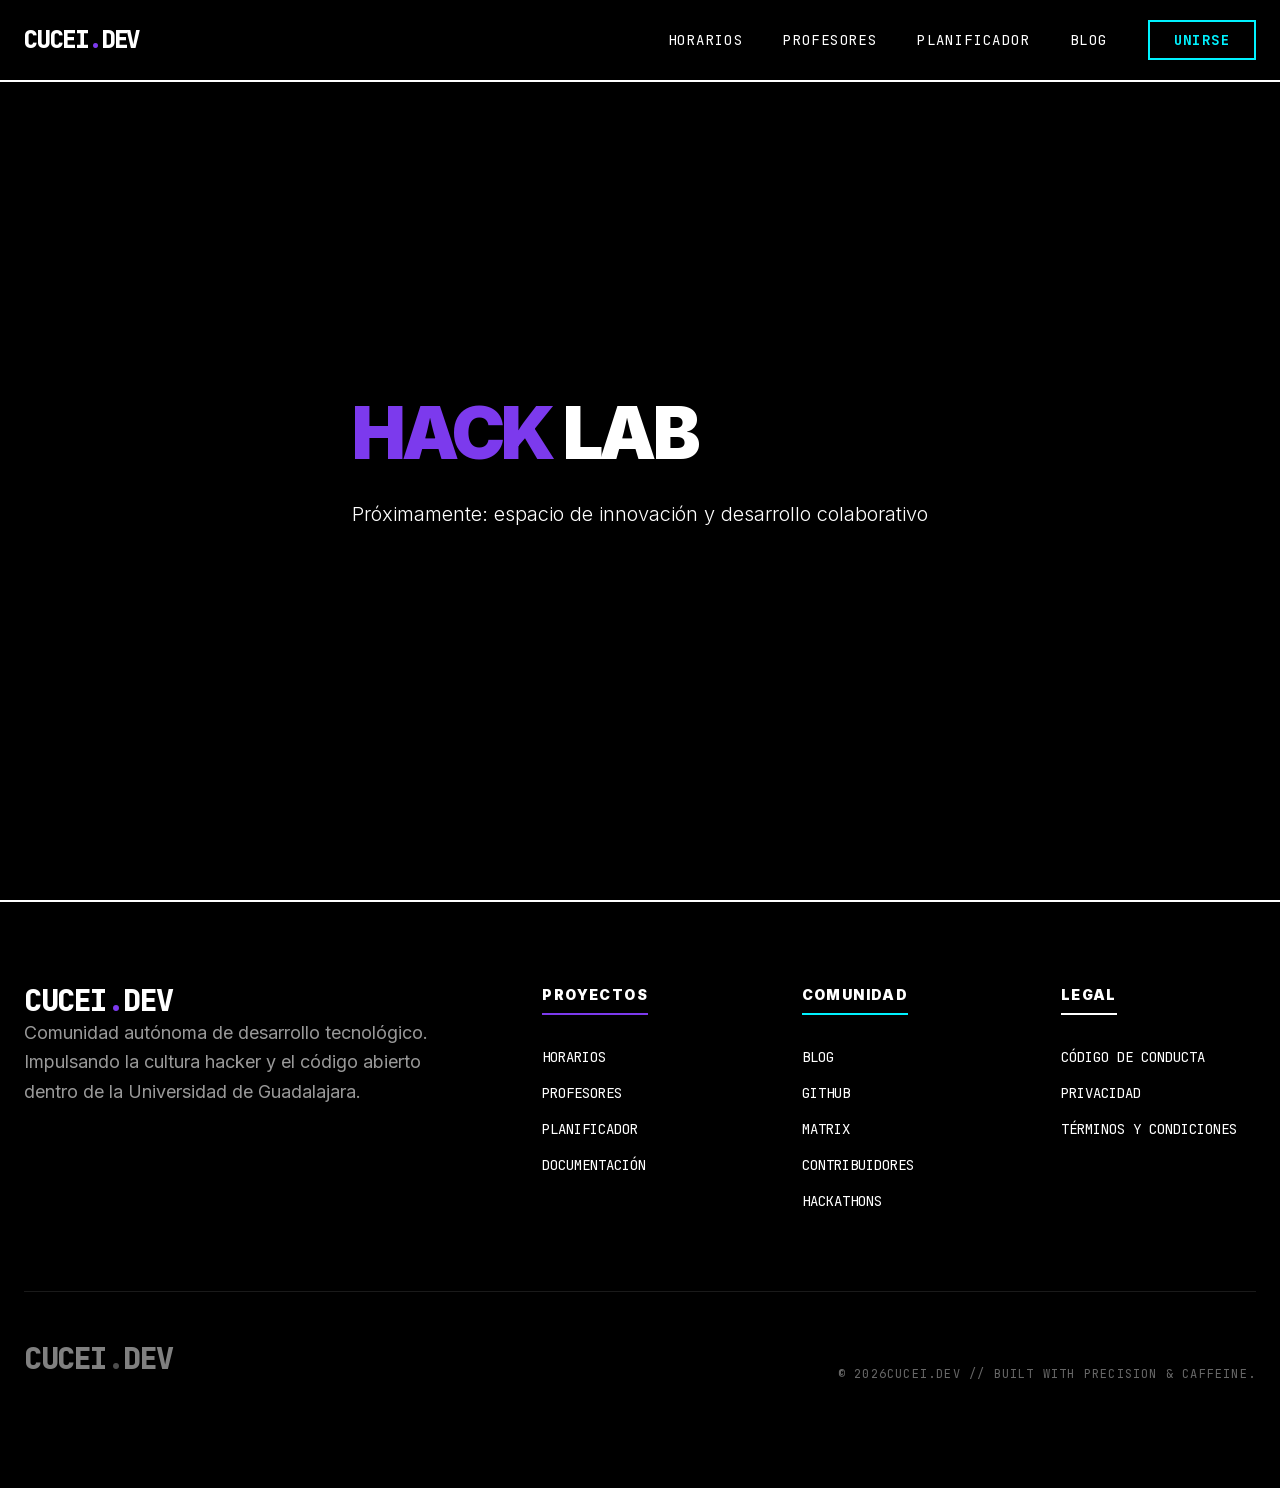
<file: hack/index.html>
<!DOCTYPE html><html lang="es"><head><meta charSet="utf-8"/><meta name="viewport" content="width=device-width, initial-scale=1"/><link rel="preload" href="/_next/static/media/70bc3e132a0a741e-s.p.1409xf.ylxg8g.woff2" as="font" crossorigin="" type="font/woff2"/><link rel="preload" href="/_next/static/media/83afe278b6a6bb3c-s.p.0q-301v4kxxnr.woff2" as="font" crossorigin="" type="font/woff2"/><link rel="stylesheet" href="/_next/static/chunks/0ds41nxy6clu7.css" data-precedence="next"/><link rel="preload" as="script" fetchPriority="low" href="/_next/static/chunks/0ttfxp0_zwluf.js"/><script src="/_next/static/chunks/11~boff4mh9q9.js" async=""></script><script src="/_next/static/chunks/0zkad_7hivf3u.js" async=""></script><script src="/_next/static/chunks/0q7ms.cde.eqm.js" async=""></script><script src="/_next/static/chunks/turbopack-0ewo1aobb676d.js" async=""></script><script src="/_next/static/chunks/019y5sdtmswn3.js" async=""></script><script src="/_next/static/chunks/029w73vi9khoh.js" async=""></script><link rel="preload" href="https://a.rahcode.com/api/script.js" as="script"/><link rel="apple-touch-icon" sizes="57x57" href="/apple-icon-57x57.png"/><link rel="apple-touch-icon" sizes="60x60" href="/apple-icon-60x60.png"/><link rel="apple-touch-icon" sizes="72x72" href="/apple-icon-72x72.png"/><link rel="apple-touch-icon" sizes="76x76" href="/apple-icon-76x76.png"/><link rel="apple-touch-icon" sizes="114x114" href="/apple-icon-114x114.png"/><link rel="apple-touch-icon" sizes="120x120" href="/apple-icon-120x120.png"/><link rel="apple-touch-icon" sizes="144x144" href="/apple-icon-144x144.png"/><link rel="apple-touch-icon" sizes="152x152" href="/apple-icon-152x152.png"/><link rel="apple-touch-icon" sizes="180x180" href="/apple-icon-180x180.png"/><link rel="icon" type="image/png" sizes="192x192" href="/android-icon-192x192.png"/><link rel="icon" type="image/png" sizes="32x32" href="/favicon-32x32.png"/><link rel="icon" type="image/png" sizes="96x96" href="/favicon-96x96.png"/><link rel="icon" type="image/png" sizes="16x16" href="/favicon-16x16.png"/><link rel="manifest" href="/manifest.json"/><meta name="msapplication-TileColor" content="#6931C9"/><meta name="msapplication-TileImage" content="/ms-icon-144x144.png"/><meta name="theme-color" content="#6931C9"/><meta name="next-size-adjust" content=""/><title>CUCEI.DEV</title><meta name="description" content="Comunidad independiente de desarrollo tecnológico de los alumnos de CUCEI, Universidad de Guadalajara."/><script src="/_next/static/chunks/03~yq9q893hmn.js" noModule=""></script></head><body class="inter_5e89cbca-module__XMex2G__variable jetbrains_mono_7dea1b4c-module__7ibYFq__variable antialiased bg-black text-white"><div hidden=""><!--$--><!--/$--></div><nav class="fixed top-0 w-full z-50 bg-black border-b-2 border-white"><div class="max-w-7xl mx-auto px-6"><div class="flex justify-between items-center h-20"><div class="flex items-center"><a class="font-mono text-2xl font-extrabold tracking-tighter text-white" href="/">CUCEI<span class="text-primary">.</span>DEV</a></div><div class="hidden md:flex items-center space-x-10 font-mono text-sm uppercase tracking-widest"><a class="hover:text-primary transition-colors" href="https://horarios.cucei.dev">Horarios</a><a class="hover:text-primary transition-colors" href="/#profesores">Profesores</a><a class="hover:text-primary transition-colors" href="https://agenda.cucei.dev">Planificador</a><a class="hover:text-primary transition-colors" href="/blog/">Blog</a><a class="border-2 border-neon text-neon px-6 py-2 hover:bg-neon hover:text-black transition-all font-bold" href="/#join">UNIRSE</a></div></div></div></nav><section class="min-h-screen flex items-center pt-20"><div class="max-w-7xl mx-auto px-6 py-20"><h1 class="text-5xl md:text-7xl font-black mb-8 leading-[0.9] tracking-tighter uppercase"><span class="text-primary">Hack</span> Lab</h1><p class="md:text-xl text-white font-light mb-12 max-w-2xl leading-relaxed">Próximamente: espacio de innovación y desarrollo colaborativo</p></div></section><!--$--><!--/$--><footer class="bg-black py-20 border-t-2 border-white"><div class="max-w-7xl mx-auto px-6"><div class="grid md:grid-cols-2 lg:grid-cols-5 gap-16 mb-20"><div class="lg:col-span-2"><a class="font-mono text-3xl font-black text-white mb-8 tracking-tighter uppercase" href="/">CUCEI<span class="text-primary">.</span>DEV</a><p class="text-white/60 text-lg leading-relaxed max-w-md">Comunidad autónoma de desarrollo tecnológico. Impulsando la cultura hacker y el código abierto dentro de la Universidad de Guadalajara.</p></div><div><h5 class="text-white font-black uppercase tracking-widest mb-8 text-sm border-b-2 border-primary pb-2 inline-block">Proyectos</h5><ul class="space-y-4 font-mono text-sm uppercase"><li><a class="hover:text-primary transition-colors" href="https://horarios.cucei.dev">Horarios</a></li><li><a class="hover:text-primary transition-colors" href="/#profesores">Profesores</a></li><li><a class="hover:text-primary transition-colors" href="/#planificador">Planificador</a></li><li><a class="hover:text-primary transition-colors" href="https://api.cucei.dev/redoc">Documentación</a></li></ul></div><div><h5 class="text-white font-black uppercase tracking-widest mb-8 text-sm border-b-2 border-neon pb-2 inline-block">Comunidad</h5><ul class="space-y-4 font-mono text-sm uppercase"><li><a class="hover:text-neon transition-colors" href="/blog/">Blog</a></li><li><a class="hover:text-neon transition-colors" href="https://github.com/cucei-dev">GitHub</a></li><li><a class="hover:text-neon transition-colors" href="https://matrix.to/#/#cucei.dev:matrix.org">Matrix</a></li><li><a class="hover:text-neon transition-colors" href="/team/">Contribuidores</a></li><li><a class="hover:text-neon transition-colors" href="/hack/">Hackathons</a></li></ul></div><div><h5 class="text-white font-black uppercase tracking-widest mb-8 text-sm border-b-2 border-white pb-2 inline-block">Legal</h5><ul class="space-y-4 font-mono text-sm uppercase"><li><a class="hover:text-primary transition-colors" href="/conducta/">Código de Conducta</a></li><li><a class="hover:text-primary transition-colors" href="/privacidad/">Privacidad</a></li><li><a class="hover:text-primary transition-colors" href="/condiciones/">Términos y Condiciones</a></li></ul></div></div><div class="pt-12 border-t border-white/10 flex flex-col md:flex-row justify-between items-center gap-10"><div class="flex items-center gap-8 grayscale brightness-200 opacity-50"><a class="font-mono text-3xl font-black text-white mb-8 tracking-tighter uppercase" href="/">CUCEI<span class="text-primary">.</span>DEV</a></div><p class="text-xs font-mono text-white/40 uppercase tracking-widest">© <!-- -->2026<!-- -->cucei.dev // Built with precision &amp; caffeine.</p></div></div></footer><script src="/_next/static/chunks/0ttfxp0_zwluf.js" id="_R_" async=""></script><script>(self.__next_f=self.__next_f||[]).push([0])</script><script>self.__next_f.push([1,"1:\"$Sreact.fragment\"\n2:I[81928,[\"/_next/static/chunks/019y5sdtmswn3.js\",\"/_next/static/chunks/029w73vi9khoh.js\"],\"\"]\n3:I[39970,[\"/_next/static/chunks/019y5sdtmswn3.js\",\"/_next/static/chunks/029w73vi9khoh.js\"],\"default\"]\n4:I[94320,[\"/_next/static/chunks/019y5sdtmswn3.js\",\"/_next/static/chunks/029w73vi9khoh.js\"],\"default\"]\nc:I[99360,[\"/_next/static/chunks/019y5sdtmswn3.js\",\"/_next/static/chunks/029w73vi9khoh.js\"],\"default\",1]\n:HL[\"/_next/static/chunks/0ds41nxy6clu7.css\",\"style\"]\n:HL[\"/_next/static/media/70bc3e132a0a741e-s.p.1409xf.ylxg8g.woff2\",\"font\",{\"crossOrigin\":\"\",\"type\":\"font/woff2\"}]\n:HL[\"/_next/static/media/83afe278b6a6bb3c-s.p.0q-301v4kxxnr.woff2\",\"font\",{\"crossOrigin\":\"\",\"type\":\"font/woff2\"}]\n"])</script><script>self.__next_f.push([1,"0:{\"P\":null,\"c\":[\"\",\"hack\",\"\"],\"q\":\"\",\"i\":false,\"f\":[[[\"\",{\"children\":[\"hack\",{\"children\":[\"__PAGE__\",{}]}]},\"$undefined\",\"$undefined\",16],[[\"$\",\"$1\",\"c\",{\"children\":[[[\"$\",\"link\",\"0\",{\"rel\":\"stylesheet\",\"href\":\"/_next/static/chunks/0ds41nxy6clu7.css\",\"precedence\":\"next\",\"crossOrigin\":\"$undefined\",\"nonce\":\"$undefined\"}],[\"$\",\"script\",\"script-0\",{\"src\":\"/_next/static/chunks/019y5sdtmswn3.js\",\"async\":true,\"nonce\":\"$undefined\"}],[\"$\",\"script\",\"script-1\",{\"src\":\"/_next/static/chunks/029w73vi9khoh.js\",\"async\":true,\"nonce\":\"$undefined\"}]],[\"$\",\"html\",null,{\"lang\":\"es\",\"children\":[[\"$\",\"head\",null,{\"children\":[[\"$\",\"link\",null,{\"rel\":\"apple-touch-icon\",\"sizes\":\"57x57\",\"href\":\"/apple-icon-57x57.png\"}],[\"$\",\"link\",null,{\"rel\":\"apple-touch-icon\",\"sizes\":\"60x60\",\"href\":\"/apple-icon-60x60.png\"}],[\"$\",\"link\",null,{\"rel\":\"apple-touch-icon\",\"sizes\":\"72x72\",\"href\":\"/apple-icon-72x72.png\"}],[\"$\",\"link\",null,{\"rel\":\"apple-touch-icon\",\"sizes\":\"76x76\",\"href\":\"/apple-icon-76x76.png\"}],[\"$\",\"link\",null,{\"rel\":\"apple-touch-icon\",\"sizes\":\"114x114\",\"href\":\"/apple-icon-114x114.png\"}],[\"$\",\"link\",null,{\"rel\":\"apple-touch-icon\",\"sizes\":\"120x120\",\"href\":\"/apple-icon-120x120.png\"}],[\"$\",\"link\",null,{\"rel\":\"apple-touch-icon\",\"sizes\":\"144x144\",\"href\":\"/apple-icon-144x144.png\"}],[\"$\",\"link\",null,{\"rel\":\"apple-touch-icon\",\"sizes\":\"152x152\",\"href\":\"/apple-icon-152x152.png\"}],[\"$\",\"link\",null,{\"rel\":\"apple-touch-icon\",\"sizes\":\"180x180\",\"href\":\"/apple-icon-180x180.png\"}],[\"$\",\"link\",null,{\"rel\":\"icon\",\"type\":\"image/png\",\"sizes\":\"192x192\",\"href\":\"/android-icon-192x192.png\"}],[\"$\",\"link\",null,{\"rel\":\"icon\",\"type\":\"image/png\",\"sizes\":\"32x32\",\"href\":\"/favicon-32x32.png\"}],[\"$\",\"link\",null,{\"rel\":\"icon\",\"type\":\"image/png\",\"sizes\":\"96x96\",\"href\":\"/favicon-96x96.png\"}],[\"$\",\"link\",null,{\"rel\":\"icon\",\"type\":\"image/png\",\"sizes\":\"16x16\",\"href\":\"/favicon-16x16.png\"}],[\"$\",\"link\",null,{\"rel\":\"manifest\",\"href\":\"/manifest.json\"}],[\"$\",\"meta\",null,{\"name\":\"msapplication-TileColor\",\"content\":\"#6931C9\"}],[\"$\",\"meta\",null,{\"name\":\"msapplication-TileImage\",\"content\":\"/ms-icon-144x144.png\"}],[\"$\",\"meta\",null,{\"name\":\"theme-color\",\"content\":\"#6931C9\"}]]}],[\"$\",\"body\",null,{\"className\":\"inter_5e89cbca-module__XMex2G__variable jetbrains_mono_7dea1b4c-module__7ibYFq__variable antialiased bg-black text-white\",\"children\":[[\"$\",\"nav\",null,{\"className\":\"fixed top-0 w-full z-50 bg-black border-b-2 border-white\",\"children\":[\"$\",\"div\",null,{\"className\":\"max-w-7xl mx-auto px-6\",\"children\":[\"$\",\"div\",null,{\"className\":\"flex justify-between items-center h-20\",\"children\":[[\"$\",\"div\",null,{\"className\":\"flex items-center\",\"children\":[\"$\",\"$L2\",null,{\"href\":\"/\",\"className\":\"font-mono text-2xl font-extrabold tracking-tighter text-white\",\"children\":[\"CUCEI\",[\"$\",\"span\",null,{\"className\":\"text-primary\",\"children\":\".\"}],\"DEV\"]}]}],[\"$\",\"div\",null,{\"className\":\"hidden md:flex items-center space-x-10 font-mono text-sm uppercase tracking-widest\",\"children\":[[\"$\",\"$L2\",null,{\"className\":\"hover:text-primary transition-colors\",\"href\":\"https://horarios.cucei.dev\",\"children\":\"Horarios\"}],[\"$\",\"$L2\",null,{\"className\":\"hover:text-primary transition-colors\",\"href\":\"/#profesores\",\"children\":\"Profesores\"}],[\"$\",\"$L2\",null,{\"className\":\"hover:text-primary transition-colors\",\"href\":\"https://agenda.cucei.dev\",\"children\":\"Planificador\"}],[\"$\",\"$L2\",null,{\"className\":\"hover:text-primary transition-colors\",\"href\":\"/blog\",\"children\":\"Blog\"}],[\"$\",\"$L2\",null,{\"className\":\"border-2 border-neon text-neon px-6 py-2 hover:bg-neon hover:text-black transition-all font-bold\",\"href\":\"/#join\",\"children\":\"UNIRSE\"}]]}]]}]}]}],[\"$\",\"$L3\",null,{\"parallelRouterKey\":\"children\",\"error\":\"$undefined\",\"errorStyles\":\"$undefined\",\"errorScripts\":\"$undefined\",\"template\":[\"$\",\"$L4\",null,{}],\"templateStyles\":\"$undefined\",\"templateScripts\":\"$undefined\",\"notFound\":[[[\"$\",\"title\",null,{\"children\":\"404: This page could not be found.\"}],[\"$\",\"div\",null,{\"style\":{\"fontFamily\":\"system-ui,\\\"Segoe UI\\\",Roboto,Helvetica,Arial,sans-serif,\\\"Apple Color Emoji\\\",\\\"Segoe UI Emoji\\\"\",\"height\":\"100vh\",\"textAlign\":\"center\",\"display\":\"flex\",\"flexDirection\":\"column\",\"alignItems\":\"center\",\"justifyContent\":\"center\"},\"children\":[\"$\",\"div\",null,{\"children\":[[\"$\",\"style\",null,{\"dangerouslySetInnerHTML\":{\"__html\":\"body{color:#000;background:#fff;margin:0}.next-error-h1{border-right:1px solid rgba(0,0,0,.3)}@media (prefers-color-scheme:dark){body{color:#fff;background:#000}.next-error-h1{border-right:1px solid rgba(255,255,255,.3)}}\"}}],[\"$\",\"h1\",null,{\"className\":\"next-error-h1\",\"style\":{\"display\":\"inline-block\",\"margin\":\"0 20px 0 0\",\"padding\":\"0 23px 0 0\",\"fontSize\":24,\"fontWeight\":500,\"verticalAlign\":\"top\",\"lineHeight\":\"49px\"},\"children\":404}],\"$L5\"]}]}]],[]],\"forbidden\":\"$undefined\",\"unauthorized\":\"$undefined\"}],\"$L6\",\"$L7\"]}]]}]]}],{\"children\":[\"$L8\",{\"children\":[\"$L9\",{},null,false,null]},null,false,\"$@a\"]},null,false,null],\"$Lb\",false]],\"m\":\"$undefined\",\"G\":[\"$c\",[\"$Ld\"]],\"S\":true,\"h\":null,\"s\":\"$undefined\",\"l\":\"$undefined\",\"p\":\"$undefined\",\"d\":\"$undefined\",\"b\":\"lKkYwKM03vJLga8tsk1WK\"}\n"])</script><script>self.__next_f.push([1,"e:I[23591,[\"/_next/static/chunks/019y5sdtmswn3.js\",\"/_next/static/chunks/029w73vi9khoh.js\"],\"\"]\nf:I[4919,[\"/_next/static/chunks/019y5sdtmswn3.js\",\"/_next/static/chunks/029w73vi9khoh.js\"],\"OutletBoundary\"]\n10:\"$Sreact.suspense\"\n13:I[4919,[\"/_next/static/chunks/019y5sdtmswn3.js\",\"/_next/static/chunks/029w73vi9khoh.js\"],\"ViewportBoundary\"]\n15:I[4919,[\"/_next/static/chunks/019y5sdtmswn3.js\",\"/_next/static/chunks/029w73vi9khoh.js\"],\"MetadataBoundary\"]\n5:[\"$\",\"div\",null,{\"style\":{\"display\":\"inline-block\"},\"children\":[\"$\",\"h2\",null,{\"style\":{\"fontSize\":14,\"fontWeight\":400,\"lineHeight\":\"49px\",\"margin\":0},\"children\":\"This page could not be found.\"}]}]\n"])</script><script>self.__next_f.push([1,"6:[\"$\",\"footer\",null,{\"className\":\"bg-black py-20 border-t-2 border-white\",\"children\":[\"$\",\"div\",null,{\"className\":\"max-w-7xl mx-auto px-6\",\"children\":[[\"$\",\"div\",null,{\"className\":\"grid md:grid-cols-2 lg:grid-cols-5 gap-16 mb-20\",\"children\":[[\"$\",\"div\",null,{\"className\":\"lg:col-span-2\",\"children\":[[\"$\",\"$L2\",null,{\"href\":\"/\",\"className\":\"font-mono text-3xl font-black text-white mb-8 tracking-tighter uppercase\",\"children\":[\"CUCEI\",[\"$\",\"span\",null,{\"className\":\"text-primary\",\"children\":\".\"}],\"DEV\"]}],[\"$\",\"p\",null,{\"className\":\"text-white/60 text-lg leading-relaxed max-w-md\",\"children\":\"Comunidad autónoma de desarrollo tecnológico. Impulsando la cultura hacker y el código abierto dentro de la Universidad de Guadalajara.\"}]]}],[\"$\",\"div\",null,{\"children\":[[\"$\",\"h5\",null,{\"className\":\"text-white font-black uppercase tracking-widest mb-8 text-sm border-b-2 border-primary pb-2 inline-block\",\"children\":\"Proyectos\"}],[\"$\",\"ul\",null,{\"className\":\"space-y-4 font-mono text-sm uppercase\",\"children\":[[\"$\",\"li\",null,{\"children\":[\"$\",\"$L2\",null,{\"className\":\"hover:text-primary transition-colors\",\"href\":\"https://horarios.cucei.dev\",\"children\":\"Horarios\"}]}],[\"$\",\"li\",null,{\"children\":[\"$\",\"$L2\",null,{\"className\":\"hover:text-primary transition-colors\",\"href\":\"/#profesores\",\"children\":\"Profesores\"}]}],[\"$\",\"li\",null,{\"children\":[\"$\",\"$L2\",null,{\"className\":\"hover:text-primary transition-colors\",\"href\":\"/#planificador\",\"children\":\"Planificador\"}]}],[\"$\",\"li\",null,{\"children\":[\"$\",\"a\",null,{\"className\":\"hover:text-primary transition-colors\",\"href\":\"https://api.cucei.dev/redoc\",\"children\":\"Documentación\"}]}]]}]]}],[\"$\",\"div\",null,{\"children\":[[\"$\",\"h5\",null,{\"className\":\"text-white font-black uppercase tracking-widest mb-8 text-sm border-b-2 border-neon pb-2 inline-block\",\"children\":\"Comunidad\"}],[\"$\",\"ul\",null,{\"className\":\"space-y-4 font-mono text-sm uppercase\",\"children\":[[\"$\",\"li\",null,{\"children\":[\"$\",\"$L2\",null,{\"className\":\"hover:text-neon transition-colors\",\"href\":\"/blog\",\"children\":\"Blog\"}]}],[\"$\",\"li\",null,{\"children\":[\"$\",\"a\",null,{\"className\":\"hover:text-neon transition-colors\",\"href\":\"https://github.com/cucei-dev\",\"children\":\"GitHub\"}]}],[\"$\",\"li\",null,{\"children\":[\"$\",\"a\",null,{\"className\":\"hover:text-neon transition-colors\",\"href\":\"https://matrix.to/#/#cucei.dev:matrix.org\",\"children\":\"Matrix\"}]}],[\"$\",\"li\",null,{\"children\":[\"$\",\"$L2\",null,{\"className\":\"hover:text-neon transition-colors\",\"href\":\"/team\",\"children\":\"Contribuidores\"}]}],[\"$\",\"li\",null,{\"children\":[\"$\",\"$L2\",null,{\"className\":\"hover:text-neon transition-colors\",\"href\":\"/hack\",\"children\":\"Hackathons\"}]}]]}]]}],[\"$\",\"div\",null,{\"children\":[[\"$\",\"h5\",null,{\"className\":\"text-white font-black uppercase tracking-widest mb-8 text-sm border-b-2 border-white pb-2 inline-block\",\"children\":\"Legal\"}],[\"$\",\"ul\",null,{\"className\":\"space-y-4 font-mono text-sm uppercase\",\"children\":[[\"$\",\"li\",null,{\"children\":[\"$\",\"$L2\",null,{\"className\":\"hover:text-primary transition-colors\",\"href\":\"/conducta\",\"children\":\"Código de Conducta\"}]}],[\"$\",\"li\",null,{\"children\":[\"$\",\"$L2\",null,{\"className\":\"hover:text-primary transition-colors\",\"href\":\"/privacidad\",\"children\":\"Privacidad\"}]}],[\"$\",\"li\",null,{\"children\":[\"$\",\"$L2\",null,{\"className\":\"hover:text-primary transition-colors\",\"href\":\"/condiciones\",\"children\":\"Términos y Condiciones\"}]}]]}]]}]]}],[\"$\",\"div\",null,{\"className\":\"pt-12 border-t border-white/10 flex flex-col md:flex-row justify-between items-center gap-10\",\"children\":[[\"$\",\"div\",null,{\"className\":\"flex items-center gap-8 grayscale brightness-200 opacity-50\",\"children\":[\"$\",\"$L2\",null,{\"href\":\"/\",\"className\":\"font-mono text-3xl font-black text-white mb-8 tracking-tighter uppercase\",\"children\":[\"CUCEI\",[\"$\",\"span\",null,{\"className\":\"text-primary\",\"children\":\".\"}],\"DEV\"]}]}],[\"$\",\"p\",null,{\"className\":\"text-xs font-mono text-white/40 uppercase tracking-widest\",\"children\":[\"© \",2026,\"cucei.dev // Built with precision \u0026 caffeine.\"]}]]}]]}]}]\n"])</script><script>self.__next_f.push([1,"7:[\"$\",\"$Le\",null,{\"src\":\"https://a.rahcode.com/api/script.js\",\"data-site-id\":\"ae948e03e86b\",\"strategy\":\"afterInteractive\"}]\n8:[\"$\",\"$1\",\"c\",{\"children\":[null,[\"$\",\"$L3\",null,{\"parallelRouterKey\":\"children\",\"error\":\"$undefined\",\"errorStyles\":\"$undefined\",\"errorScripts\":\"$undefined\",\"template\":[\"$\",\"$L4\",null,{}],\"templateStyles\":\"$undefined\",\"templateScripts\":\"$undefined\",\"notFound\":\"$undefined\",\"forbidden\":\"$undefined\",\"unauthorized\":\"$undefined\"}]]}]\n9:[\"$\",\"$1\",\"c\",{\"children\":[[\"$\",\"section\",null,{\"className\":\"min-h-screen flex items-center pt-20\",\"children\":[\"$\",\"div\",null,{\"className\":\"max-w-7xl mx-auto px-6 py-20\",\"children\":[[\"$\",\"h1\",null,{\"className\":\"text-5xl md:text-7xl font-black mb-8 leading-[0.9] tracking-tighter uppercase\",\"children\":[[\"$\",\"span\",null,{\"className\":\"text-primary\",\"children\":\"Hack\"}],\" Lab\"]}],[\"$\",\"p\",null,{\"className\":\"md:text-xl text-white font-light mb-12 max-w-2xl leading-relaxed\",\"children\":\"Próximamente: espacio de innovación y desarrollo colaborativo\"}]]}]}],null,[\"$\",\"$Lf\",null,{\"children\":[\"$\",\"$10\",null,{\"name\":\"Next.MetadataOutlet\",\"children\":\"$@11\"}]}]]}]\n12:[]\na:\"$W12\"\nb:[\"$\",\"$1\",\"h\",{\"children\":[null,[\"$\",\"$L13\",null,{\"children\":\"$L14\"}],[\"$\",\"div\",null,{\"hidden\":true,\"children\":[\"$\",\"$L15\",null,{\"children\":[\"$\",\"$10\",null,{\"name\":\"Next.Metadata\",\"children\":\"$L16\"}]}]}],[\"$\",\"meta\",null,{\"name\":\"next-size-adjust\",\"content\":\"\"}]]}]\nd:[\"$\",\"link\",\"0\",{\"rel\":\"stylesheet\",\"href\":\"/_next/static/chunks/0ds41nxy6clu7.css\",\"precedence\":\"next\",\"crossOrigin\":\"$undefined\",\"nonce\":\"$undefined\"}]\n"])</script><script>self.__next_f.push([1,"14:[[\"$\",\"meta\",\"0\",{\"charSet\":\"utf-8\"}],[\"$\",\"meta\",\"1\",{\"name\":\"viewport\",\"content\":\"width=device-width, initial-scale=1\"}]]\n"])</script><script>self.__next_f.push([1,"11:null\n16:[[\"$\",\"title\",\"0\",{\"children\":\"CUCEI.DEV\"}],[\"$\",\"meta\",\"1\",{\"name\":\"description\",\"content\":\"Comunidad independiente de desarrollo tecnológico de los alumnos de CUCEI, Universidad de Guadalajara.\"}]]\n"])</script></body></html>
</file>
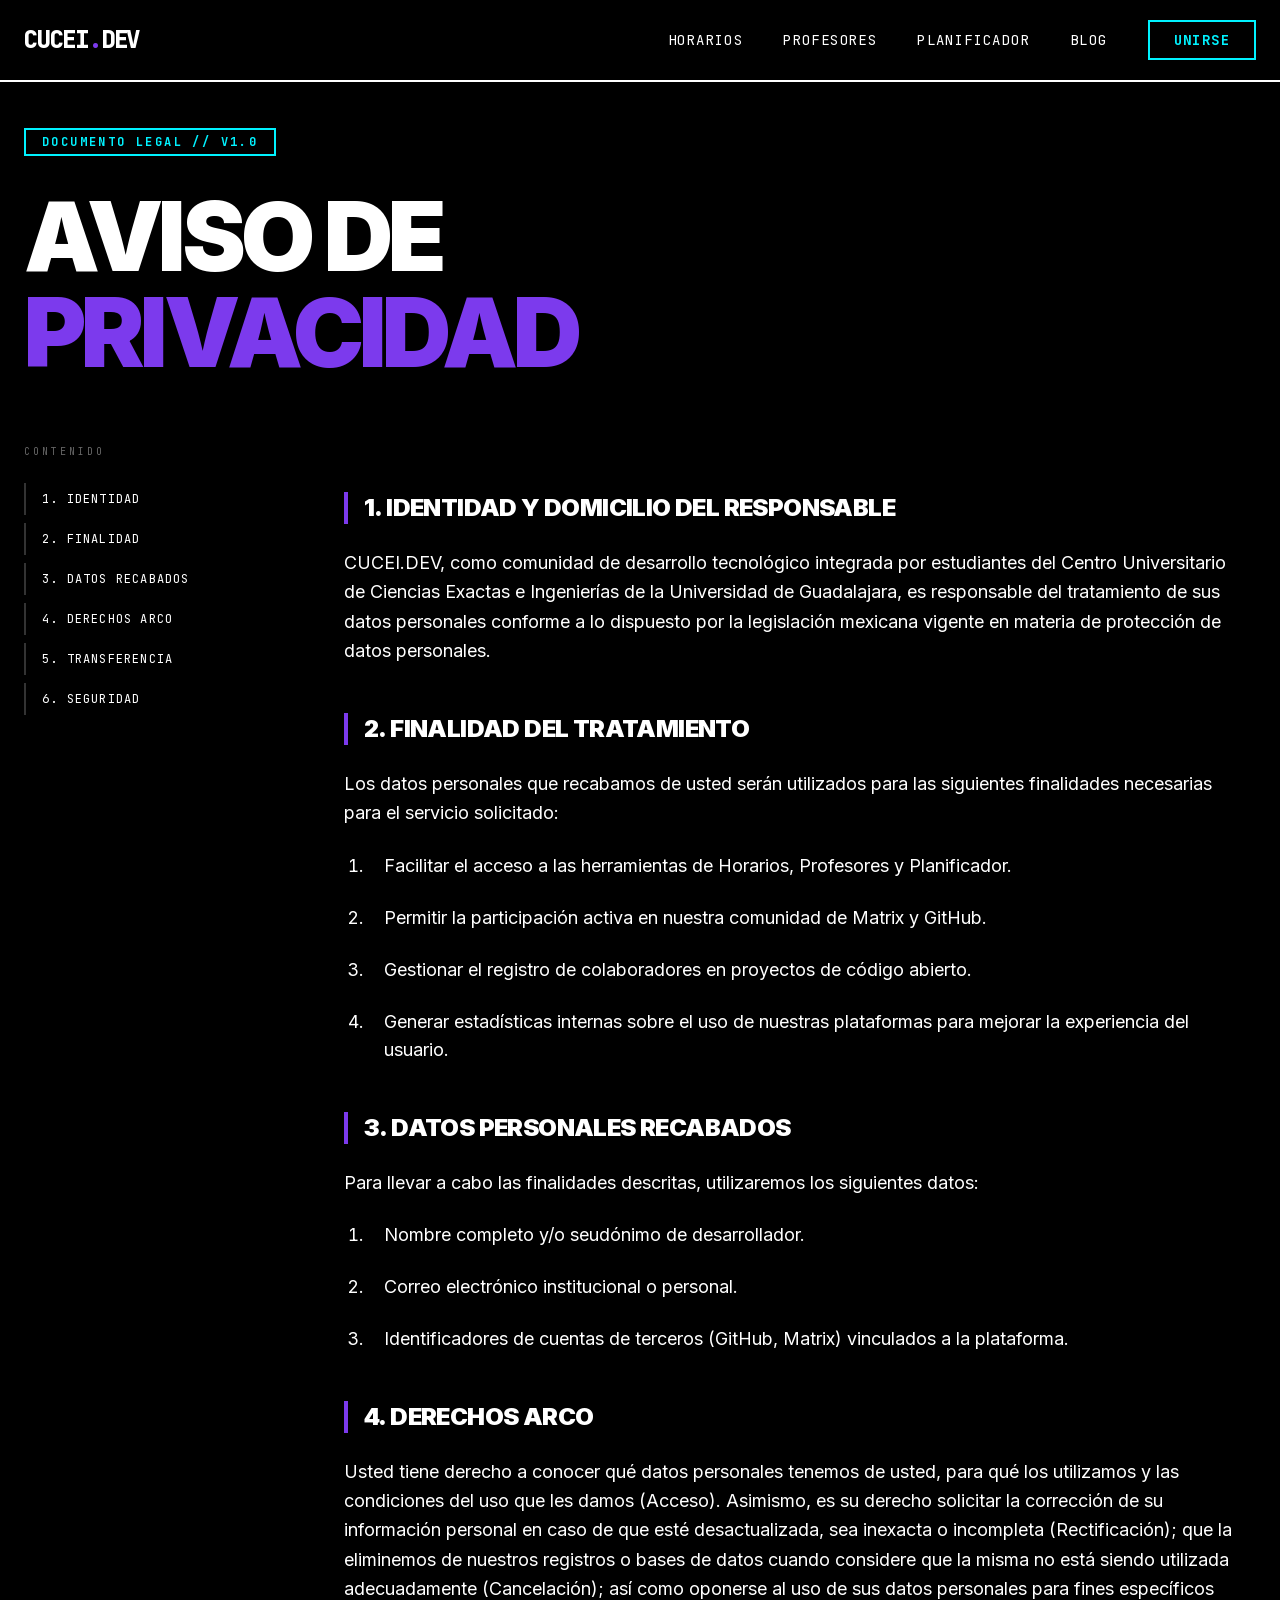
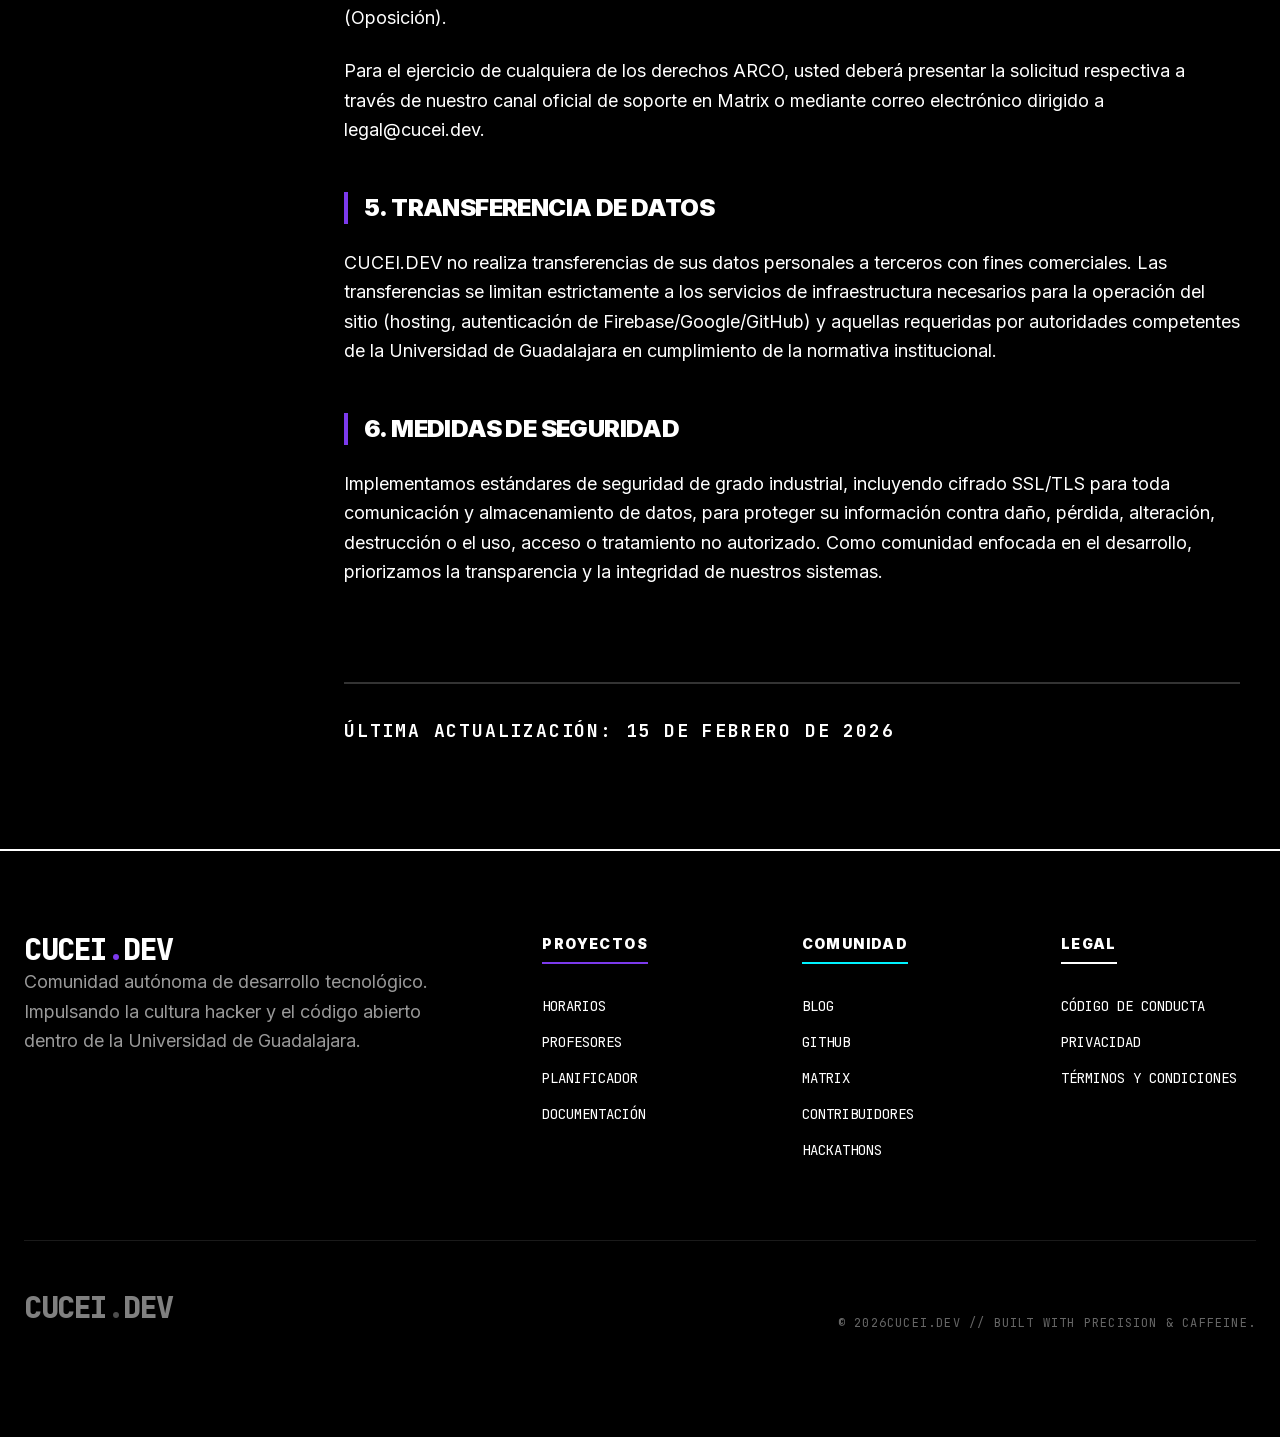
<file: privacidad/index.html>
<!DOCTYPE html><html lang="es"><head><meta charSet="utf-8"/><meta name="viewport" content="width=device-width, initial-scale=1"/><link rel="preload" href="/_next/static/media/70bc3e132a0a741e-s.p.1409xf.ylxg8g.woff2" as="font" crossorigin="" type="font/woff2"/><link rel="preload" href="/_next/static/media/83afe278b6a6bb3c-s.p.0q-301v4kxxnr.woff2" as="font" crossorigin="" type="font/woff2"/><link rel="stylesheet" href="/_next/static/chunks/0ds41nxy6clu7.css" data-precedence="next"/><link rel="preload" as="script" fetchPriority="low" href="/_next/static/chunks/0ttfxp0_zwluf.js"/><script src="/_next/static/chunks/11~boff4mh9q9.js" async=""></script><script src="/_next/static/chunks/0zkad_7hivf3u.js" async=""></script><script src="/_next/static/chunks/0q7ms.cde.eqm.js" async=""></script><script src="/_next/static/chunks/turbopack-0ewo1aobb676d.js" async=""></script><script src="/_next/static/chunks/019y5sdtmswn3.js" async=""></script><script src="/_next/static/chunks/029w73vi9khoh.js" async=""></script><link rel="preload" href="https://a.rahcode.com/api/script.js" as="script"/><link rel="apple-touch-icon" sizes="57x57" href="/apple-icon-57x57.png"/><link rel="apple-touch-icon" sizes="60x60" href="/apple-icon-60x60.png"/><link rel="apple-touch-icon" sizes="72x72" href="/apple-icon-72x72.png"/><link rel="apple-touch-icon" sizes="76x76" href="/apple-icon-76x76.png"/><link rel="apple-touch-icon" sizes="114x114" href="/apple-icon-114x114.png"/><link rel="apple-touch-icon" sizes="120x120" href="/apple-icon-120x120.png"/><link rel="apple-touch-icon" sizes="144x144" href="/apple-icon-144x144.png"/><link rel="apple-touch-icon" sizes="152x152" href="/apple-icon-152x152.png"/><link rel="apple-touch-icon" sizes="180x180" href="/apple-icon-180x180.png"/><link rel="icon" type="image/png" sizes="192x192" href="/android-icon-192x192.png"/><link rel="icon" type="image/png" sizes="32x32" href="/favicon-32x32.png"/><link rel="icon" type="image/png" sizes="96x96" href="/favicon-96x96.png"/><link rel="icon" type="image/png" sizes="16x16" href="/favicon-16x16.png"/><link rel="manifest" href="/manifest.json"/><meta name="msapplication-TileColor" content="#6931C9"/><meta name="msapplication-TileImage" content="/ms-icon-144x144.png"/><meta name="theme-color" content="#6931C9"/><meta name="next-size-adjust" content=""/><title>CUCEI.DEV</title><meta name="description" content="Comunidad independiente de desarrollo tecnológico de los alumnos de CUCEI, Universidad de Guadalajara."/><script src="/_next/static/chunks/03~yq9q893hmn.js" noModule=""></script></head><body class="inter_5e89cbca-module__XMex2G__variable jetbrains_mono_7dea1b4c-module__7ibYFq__variable antialiased bg-black text-white"><div hidden=""><!--$--><!--/$--></div><nav class="fixed top-0 w-full z-50 bg-black border-b-2 border-white"><div class="max-w-7xl mx-auto px-6"><div class="flex justify-between items-center h-20"><div class="flex items-center"><a class="font-mono text-2xl font-extrabold tracking-tighter text-white" href="/">CUCEI<span class="text-primary">.</span>DEV</a></div><div class="hidden md:flex items-center space-x-10 font-mono text-sm uppercase tracking-widest"><a class="hover:text-primary transition-colors" href="https://horarios.cucei.dev">Horarios</a><a class="hover:text-primary transition-colors" href="/#profesores">Profesores</a><a class="hover:text-primary transition-colors" href="https://agenda.cucei.dev">Planificador</a><a class="hover:text-primary transition-colors" href="/blog/">Blog</a><a class="border-2 border-neon text-neon px-6 py-2 hover:bg-neon hover:text-black transition-all font-bold" href="/#join">UNIRSE</a></div></div></div></nav><main class="pt-32 pb-20"><div class="max-w-7xl mx-auto px-6"><header class="mb-16"><div class="inline-block px-4 py-1 border-2 border-neon text-neon font-mono text-xs mb-8 uppercase tracking-[0.2em] font-bold">DOCUMENTO LEGAL // v1.0</div><h1 class="text-5xl md:text-6xl lg:text-8xl font-black mb-4 leading-none tracking-tighter uppercase">AVISO DE <br/><span class="text-primary">PRIVACIDAD</span></h1></header><div class="flex flex-col lg:flex-row gap-16 relative"><aside class="hidden lg:block w-64 shrink-0"><div class="sticky top-32 space-y-4"><p class="font-mono text-[10px] uppercase tracking-[0.3em] text-white/40 mb-6">Contenido</p><nav class="flex flex-col space-y-2 font-mono text-xs uppercase tracking-widest"><a class="sidebar-link border-l-2 border-white/20 pl-4 py-2 hover:text-neon hover:border-neon transition-all" href="#identidad">1. Identidad</a><a class="sidebar-link border-l-2 border-white/20 pl-4 py-2 hover:text-neon hover:border-neon transition-all" href="#finalidad">2. Finalidad</a><a class="sidebar-link border-l-2 border-white/20 pl-4 py-2 hover:text-neon hover:border-neon transition-all" href="#datos">3. Datos Recabados</a><a class="sidebar-link border-l-2 border-white/20 pl-4 py-2 hover:text-neon hover:border-neon transition-all" href="#derechos">4. Derechos ARCO</a><a class="sidebar-link border-l-2 border-white/20 pl-4 py-2 hover:text-neon hover:border-neon transition-all" href="#transferencia">5. Transferencia</a><a class="sidebar-link border-l-2 border-white/20 pl-4 py-2 hover:text-neon hover:border-neon transition-all" href="#seguridad">6. Seguridad</a></nav></div></aside><div class="grow max-w-4xl legal-content"><section class="scroll-mt-20" id="identidad"><h2>1. Identidad y Domicilio del Responsable</h2><p>CUCEI.DEV, como comunidad de desarrollo tecnológico integrada por estudiantes del Centro Universitario de Ciencias Exactas e Ingenierías de la Universidad de Guadalajara, es responsable del tratamiento de sus datos personales conforme a lo dispuesto por la legislación mexicana vigente en materia de protección de datos personales.</p></section><section class="scroll-mt-20" id="finalidad"><h2>2. Finalidad del Tratamiento</h2><p>Los datos personales que recabamos de usted serán utilizados para las siguientes finalidades necesarias para el servicio solicitado:</p><ol><li>Facilitar el acceso a las herramientas de Horarios, Profesores y Planificador.</li><li>Permitir la participación activa en nuestra comunidad de Matrix y GitHub.</li><li>Gestionar el registro de colaboradores en proyectos de código abierto.</li><li>Generar estadísticas internas sobre el uso de nuestras plataformas para mejorar la experiencia del usuario.</li></ol></section><section class="scroll-mt-20" id="datos"><h2>3. Datos Personales Recabados</h2><p>Para llevar a cabo las finalidades descritas, utilizaremos los siguientes datos:</p><ol><li>Nombre completo y/o seudónimo de desarrollador.</li><li>Correo electrónico institucional o personal.</li><li>Identificadores de cuentas de terceros (GitHub, Matrix) vinculados a la plataforma.</li></ol></section><section class="scroll-mt-20" id="derechos"><h2>4. Derechos ARCO</h2><p>Usted tiene derecho a conocer qué datos personales tenemos de usted, para qué los utilizamos y las condiciones del uso que les damos (Acceso). Asimismo, es su derecho solicitar la corrección de su información personal en caso de que esté desactualizada, sea inexacta o incompleta (Rectificación); que la eliminemos de nuestros registros o bases de datos cuando considere que la misma no está siendo utilizada adecuadamente (Cancelación); así como oponerse al uso de sus datos personales para fines específicos (Oposición).</p><p>Para el ejercicio de cualquiera de los derechos ARCO, usted deberá presentar la solicitud respectiva a través de nuestro canal oficial de soporte en Matrix o mediante correo electrónico dirigido a legal@cucei.dev.</p></section><section class="scroll-mt-20" id="transferencia"><h2>5. Transferencia de Datos</h2><p>CUCEI.DEV no realiza transferencias de sus datos personales a terceros con fines comerciales. Las transferencias se limitan estrictamente a los servicios de infraestructura necesarios para la operación del sitio (hosting, autenticación de Firebase/Google/GitHub) y aquellas requeridas por autoridades competentes de la Universidad de Guadalajara en cumplimiento de la normativa institucional.</p></section><section class="scroll-mt-20" id="seguridad"><h2>6. Medidas de Seguridad</h2><p>Implementamos estándares de seguridad de grado industrial, incluyendo cifrado SSL/TLS para toda comunicación y almacenamiento de datos, para proteger su información contra daño, pérdida, alteración, destrucción o el uso, acceso o tratamiento no autorizado. Como comunidad enfocada en el desarrollo, priorizamos la transparencia y la integridad de nuestros sistemas.</p></section><div class="mt-24 pt-8 border-t-2 border-white/20"><p class="font-mono text-sm tracking-widest text-primary font-bold uppercase">Última actualización: 15 de Febrero de 2026</p></div></div></div></div></main><!--$--><!--/$--><footer class="bg-black py-20 border-t-2 border-white"><div class="max-w-7xl mx-auto px-6"><div class="grid md:grid-cols-2 lg:grid-cols-5 gap-16 mb-20"><div class="lg:col-span-2"><a class="font-mono text-3xl font-black text-white mb-8 tracking-tighter uppercase" href="/">CUCEI<span class="text-primary">.</span>DEV</a><p class="text-white/60 text-lg leading-relaxed max-w-md">Comunidad autónoma de desarrollo tecnológico. Impulsando la cultura hacker y el código abierto dentro de la Universidad de Guadalajara.</p></div><div><h5 class="text-white font-black uppercase tracking-widest mb-8 text-sm border-b-2 border-primary pb-2 inline-block">Proyectos</h5><ul class="space-y-4 font-mono text-sm uppercase"><li><a class="hover:text-primary transition-colors" href="https://horarios.cucei.dev">Horarios</a></li><li><a class="hover:text-primary transition-colors" href="/#profesores">Profesores</a></li><li><a class="hover:text-primary transition-colors" href="/#planificador">Planificador</a></li><li><a class="hover:text-primary transition-colors" href="https://api.cucei.dev/redoc">Documentación</a></li></ul></div><div><h5 class="text-white font-black uppercase tracking-widest mb-8 text-sm border-b-2 border-neon pb-2 inline-block">Comunidad</h5><ul class="space-y-4 font-mono text-sm uppercase"><li><a class="hover:text-neon transition-colors" href="/blog/">Blog</a></li><li><a class="hover:text-neon transition-colors" href="https://github.com/cucei-dev">GitHub</a></li><li><a class="hover:text-neon transition-colors" href="https://matrix.to/#/#cucei.dev:matrix.org">Matrix</a></li><li><a class="hover:text-neon transition-colors" href="/team/">Contribuidores</a></li><li><a class="hover:text-neon transition-colors" href="/hack/">Hackathons</a></li></ul></div><div><h5 class="text-white font-black uppercase tracking-widest mb-8 text-sm border-b-2 border-white pb-2 inline-block">Legal</h5><ul class="space-y-4 font-mono text-sm uppercase"><li><a class="hover:text-primary transition-colors" href="/conducta/">Código de Conducta</a></li><li><a class="hover:text-primary transition-colors" href="/privacidad/">Privacidad</a></li><li><a class="hover:text-primary transition-colors" href="/condiciones/">Términos y Condiciones</a></li></ul></div></div><div class="pt-12 border-t border-white/10 flex flex-col md:flex-row justify-between items-center gap-10"><div class="flex items-center gap-8 grayscale brightness-200 opacity-50"><a class="font-mono text-3xl font-black text-white mb-8 tracking-tighter uppercase" href="/">CUCEI<span class="text-primary">.</span>DEV</a></div><p class="text-xs font-mono text-white/40 uppercase tracking-widest">© <!-- -->2026<!-- -->cucei.dev // Built with precision &amp; caffeine.</p></div></div></footer><script src="/_next/static/chunks/0ttfxp0_zwluf.js" id="_R_" async=""></script><script>(self.__next_f=self.__next_f||[]).push([0])</script><script>self.__next_f.push([1,"1:\"$Sreact.fragment\"\n2:I[81928,[\"/_next/static/chunks/019y5sdtmswn3.js\",\"/_next/static/chunks/029w73vi9khoh.js\"],\"\"]\n3:I[39970,[\"/_next/static/chunks/019y5sdtmswn3.js\",\"/_next/static/chunks/029w73vi9khoh.js\"],\"default\"]\n4:I[94320,[\"/_next/static/chunks/019y5sdtmswn3.js\",\"/_next/static/chunks/029w73vi9khoh.js\"],\"default\"]\nc:I[99360,[\"/_next/static/chunks/019y5sdtmswn3.js\",\"/_next/static/chunks/029w73vi9khoh.js\"],\"default\",1]\n:HL[\"/_next/static/chunks/0ds41nxy6clu7.css\",\"style\"]\n:HL[\"/_next/static/media/70bc3e132a0a741e-s.p.1409xf.ylxg8g.woff2\",\"font\",{\"crossOrigin\":\"\",\"type\":\"font/woff2\"}]\n:HL[\"/_next/static/media/83afe278b6a6bb3c-s.p.0q-301v4kxxnr.woff2\",\"font\",{\"crossOrigin\":\"\",\"type\":\"font/woff2\"}]\n"])</script><script>self.__next_f.push([1,"0:{\"P\":null,\"c\":[\"\",\"privacidad\",\"\"],\"q\":\"\",\"i\":false,\"f\":[[[\"\",{\"children\":[\"privacidad\",{\"children\":[\"__PAGE__\",{}]}]},\"$undefined\",\"$undefined\",16],[[\"$\",\"$1\",\"c\",{\"children\":[[[\"$\",\"link\",\"0\",{\"rel\":\"stylesheet\",\"href\":\"/_next/static/chunks/0ds41nxy6clu7.css\",\"precedence\":\"next\",\"crossOrigin\":\"$undefined\",\"nonce\":\"$undefined\"}],[\"$\",\"script\",\"script-0\",{\"src\":\"/_next/static/chunks/019y5sdtmswn3.js\",\"async\":true,\"nonce\":\"$undefined\"}],[\"$\",\"script\",\"script-1\",{\"src\":\"/_next/static/chunks/029w73vi9khoh.js\",\"async\":true,\"nonce\":\"$undefined\"}]],[\"$\",\"html\",null,{\"lang\":\"es\",\"children\":[[\"$\",\"head\",null,{\"children\":[[\"$\",\"link\",null,{\"rel\":\"apple-touch-icon\",\"sizes\":\"57x57\",\"href\":\"/apple-icon-57x57.png\"}],[\"$\",\"link\",null,{\"rel\":\"apple-touch-icon\",\"sizes\":\"60x60\",\"href\":\"/apple-icon-60x60.png\"}],[\"$\",\"link\",null,{\"rel\":\"apple-touch-icon\",\"sizes\":\"72x72\",\"href\":\"/apple-icon-72x72.png\"}],[\"$\",\"link\",null,{\"rel\":\"apple-touch-icon\",\"sizes\":\"76x76\",\"href\":\"/apple-icon-76x76.png\"}],[\"$\",\"link\",null,{\"rel\":\"apple-touch-icon\",\"sizes\":\"114x114\",\"href\":\"/apple-icon-114x114.png\"}],[\"$\",\"link\",null,{\"rel\":\"apple-touch-icon\",\"sizes\":\"120x120\",\"href\":\"/apple-icon-120x120.png\"}],[\"$\",\"link\",null,{\"rel\":\"apple-touch-icon\",\"sizes\":\"144x144\",\"href\":\"/apple-icon-144x144.png\"}],[\"$\",\"link\",null,{\"rel\":\"apple-touch-icon\",\"sizes\":\"152x152\",\"href\":\"/apple-icon-152x152.png\"}],[\"$\",\"link\",null,{\"rel\":\"apple-touch-icon\",\"sizes\":\"180x180\",\"href\":\"/apple-icon-180x180.png\"}],[\"$\",\"link\",null,{\"rel\":\"icon\",\"type\":\"image/png\",\"sizes\":\"192x192\",\"href\":\"/android-icon-192x192.png\"}],[\"$\",\"link\",null,{\"rel\":\"icon\",\"type\":\"image/png\",\"sizes\":\"32x32\",\"href\":\"/favicon-32x32.png\"}],[\"$\",\"link\",null,{\"rel\":\"icon\",\"type\":\"image/png\",\"sizes\":\"96x96\",\"href\":\"/favicon-96x96.png\"}],[\"$\",\"link\",null,{\"rel\":\"icon\",\"type\":\"image/png\",\"sizes\":\"16x16\",\"href\":\"/favicon-16x16.png\"}],[\"$\",\"link\",null,{\"rel\":\"manifest\",\"href\":\"/manifest.json\"}],[\"$\",\"meta\",null,{\"name\":\"msapplication-TileColor\",\"content\":\"#6931C9\"}],[\"$\",\"meta\",null,{\"name\":\"msapplication-TileImage\",\"content\":\"/ms-icon-144x144.png\"}],[\"$\",\"meta\",null,{\"name\":\"theme-color\",\"content\":\"#6931C9\"}]]}],[\"$\",\"body\",null,{\"className\":\"inter_5e89cbca-module__XMex2G__variable jetbrains_mono_7dea1b4c-module__7ibYFq__variable antialiased bg-black text-white\",\"children\":[[\"$\",\"nav\",null,{\"className\":\"fixed top-0 w-full z-50 bg-black border-b-2 border-white\",\"children\":[\"$\",\"div\",null,{\"className\":\"max-w-7xl mx-auto px-6\",\"children\":[\"$\",\"div\",null,{\"className\":\"flex justify-between items-center h-20\",\"children\":[[\"$\",\"div\",null,{\"className\":\"flex items-center\",\"children\":[\"$\",\"$L2\",null,{\"href\":\"/\",\"className\":\"font-mono text-2xl font-extrabold tracking-tighter text-white\",\"children\":[\"CUCEI\",[\"$\",\"span\",null,{\"className\":\"text-primary\",\"children\":\".\"}],\"DEV\"]}]}],[\"$\",\"div\",null,{\"className\":\"hidden md:flex items-center space-x-10 font-mono text-sm uppercase tracking-widest\",\"children\":[[\"$\",\"$L2\",null,{\"className\":\"hover:text-primary transition-colors\",\"href\":\"https://horarios.cucei.dev\",\"children\":\"Horarios\"}],[\"$\",\"$L2\",null,{\"className\":\"hover:text-primary transition-colors\",\"href\":\"/#profesores\",\"children\":\"Profesores\"}],[\"$\",\"$L2\",null,{\"className\":\"hover:text-primary transition-colors\",\"href\":\"https://agenda.cucei.dev\",\"children\":\"Planificador\"}],[\"$\",\"$L2\",null,{\"className\":\"hover:text-primary transition-colors\",\"href\":\"/blog\",\"children\":\"Blog\"}],[\"$\",\"$L2\",null,{\"className\":\"border-2 border-neon text-neon px-6 py-2 hover:bg-neon hover:text-black transition-all font-bold\",\"href\":\"/#join\",\"children\":\"UNIRSE\"}]]}]]}]}]}],[\"$\",\"$L3\",null,{\"parallelRouterKey\":\"children\",\"error\":\"$undefined\",\"errorStyles\":\"$undefined\",\"errorScripts\":\"$undefined\",\"template\":[\"$\",\"$L4\",null,{}],\"templateStyles\":\"$undefined\",\"templateScripts\":\"$undefined\",\"notFound\":[[[\"$\",\"title\",null,{\"children\":\"404: This page could not be found.\"}],[\"$\",\"div\",null,{\"style\":{\"fontFamily\":\"system-ui,\\\"Segoe UI\\\",Roboto,Helvetica,Arial,sans-serif,\\\"Apple Color Emoji\\\",\\\"Segoe UI Emoji\\\"\",\"height\":\"100vh\",\"textAlign\":\"center\",\"display\":\"flex\",\"flexDirection\":\"column\",\"alignItems\":\"center\",\"justifyContent\":\"center\"},\"children\":[\"$\",\"div\",null,{\"children\":[[\"$\",\"style\",null,{\"dangerouslySetInnerHTML\":{\"__html\":\"body{color:#000;background:#fff;margin:0}.next-error-h1{border-right:1px solid rgba(0,0,0,.3)}@media (prefers-color-scheme:dark){body{color:#fff;background:#000}.next-error-h1{border-right:1px solid rgba(255,255,255,.3)}}\"}}],[\"$\",\"h1\",null,{\"className\":\"next-error-h1\",\"style\":{\"display\":\"inline-block\",\"margin\":\"0 20px 0 0\",\"padding\":\"0 23px 0 0\",\"fontSize\":24,\"fontWeight\":500,\"verticalAlign\":\"top\",\"lineHeight\":\"49px\"},\"children\":404}],\"$L5\"]}]}]],[]],\"forbidden\":\"$undefined\",\"unauthorized\":\"$undefined\"}],\"$L6\",\"$L7\"]}]]}]]}],{\"children\":[\"$L8\",{\"children\":[\"$L9\",{},null,false,null]},null,false,\"$@a\"]},null,false,null],\"$Lb\",false]],\"m\":\"$undefined\",\"G\":[\"$c\",[\"$Ld\"]],\"S\":true,\"h\":null,\"s\":\"$undefined\",\"l\":\"$undefined\",\"p\":\"$undefined\",\"d\":\"$undefined\",\"b\":\"lKkYwKM03vJLga8tsk1WK\"}\n"])</script><script>self.__next_f.push([1,"e:I[23591,[\"/_next/static/chunks/019y5sdtmswn3.js\",\"/_next/static/chunks/029w73vi9khoh.js\"],\"\"]\n15:I[4919,[\"/_next/static/chunks/019y5sdtmswn3.js\",\"/_next/static/chunks/029w73vi9khoh.js\"],\"ViewportBoundary\"]\n17:I[4919,[\"/_next/static/chunks/019y5sdtmswn3.js\",\"/_next/static/chunks/029w73vi9khoh.js\"],\"MetadataBoundary\"]\n18:\"$Sreact.suspense\"\n5:[\"$\",\"div\",null,{\"style\":{\"display\":\"inline-block\"},\"children\":[\"$\",\"h2\",null,{\"style\":{\"fontSize\":14,\"fontWeight\":400,\"lineHeight\":\"49px\",\"margin\":0},\"children\":\"This page could not be found.\"}]}]\n"])</script><script>self.__next_f.push([1,"6:[\"$\",\"footer\",null,{\"className\":\"bg-black py-20 border-t-2 border-white\",\"children\":[\"$\",\"div\",null,{\"className\":\"max-w-7xl mx-auto px-6\",\"children\":[[\"$\",\"div\",null,{\"className\":\"grid md:grid-cols-2 lg:grid-cols-5 gap-16 mb-20\",\"children\":[[\"$\",\"div\",null,{\"className\":\"lg:col-span-2\",\"children\":[[\"$\",\"$L2\",null,{\"href\":\"/\",\"className\":\"font-mono text-3xl font-black text-white mb-8 tracking-tighter uppercase\",\"children\":[\"CUCEI\",[\"$\",\"span\",null,{\"className\":\"text-primary\",\"children\":\".\"}],\"DEV\"]}],[\"$\",\"p\",null,{\"className\":\"text-white/60 text-lg leading-relaxed max-w-md\",\"children\":\"Comunidad autónoma de desarrollo tecnológico. Impulsando la cultura hacker y el código abierto dentro de la Universidad de Guadalajara.\"}]]}],[\"$\",\"div\",null,{\"children\":[[\"$\",\"h5\",null,{\"className\":\"text-white font-black uppercase tracking-widest mb-8 text-sm border-b-2 border-primary pb-2 inline-block\",\"children\":\"Proyectos\"}],[\"$\",\"ul\",null,{\"className\":\"space-y-4 font-mono text-sm uppercase\",\"children\":[[\"$\",\"li\",null,{\"children\":[\"$\",\"$L2\",null,{\"className\":\"hover:text-primary transition-colors\",\"href\":\"https://horarios.cucei.dev\",\"children\":\"Horarios\"}]}],[\"$\",\"li\",null,{\"children\":[\"$\",\"$L2\",null,{\"className\":\"hover:text-primary transition-colors\",\"href\":\"/#profesores\",\"children\":\"Profesores\"}]}],[\"$\",\"li\",null,{\"children\":[\"$\",\"$L2\",null,{\"className\":\"hover:text-primary transition-colors\",\"href\":\"/#planificador\",\"children\":\"Planificador\"}]}],[\"$\",\"li\",null,{\"children\":[\"$\",\"a\",null,{\"className\":\"hover:text-primary transition-colors\",\"href\":\"https://api.cucei.dev/redoc\",\"children\":\"Documentación\"}]}]]}]]}],[\"$\",\"div\",null,{\"children\":[[\"$\",\"h5\",null,{\"className\":\"text-white font-black uppercase tracking-widest mb-8 text-sm border-b-2 border-neon pb-2 inline-block\",\"children\":\"Comunidad\"}],[\"$\",\"ul\",null,{\"className\":\"space-y-4 font-mono text-sm uppercase\",\"children\":[[\"$\",\"li\",null,{\"children\":[\"$\",\"$L2\",null,{\"className\":\"hover:text-neon transition-colors\",\"href\":\"/blog\",\"children\":\"Blog\"}]}],[\"$\",\"li\",null,{\"children\":[\"$\",\"a\",null,{\"className\":\"hover:text-neon transition-colors\",\"href\":\"https://github.com/cucei-dev\",\"children\":\"GitHub\"}]}],[\"$\",\"li\",null,{\"children\":[\"$\",\"a\",null,{\"className\":\"hover:text-neon transition-colors\",\"href\":\"https://matrix.to/#/#cucei.dev:matrix.org\",\"children\":\"Matrix\"}]}],[\"$\",\"li\",null,{\"children\":[\"$\",\"$L2\",null,{\"className\":\"hover:text-neon transition-colors\",\"href\":\"/team\",\"children\":\"Contribuidores\"}]}],[\"$\",\"li\",null,{\"children\":[\"$\",\"$L2\",null,{\"className\":\"hover:text-neon transition-colors\",\"href\":\"/hack\",\"children\":\"Hackathons\"}]}]]}]]}],[\"$\",\"div\",null,{\"children\":[[\"$\",\"h5\",null,{\"className\":\"text-white font-black uppercase tracking-widest mb-8 text-sm border-b-2 border-white pb-2 inline-block\",\"children\":\"Legal\"}],[\"$\",\"ul\",null,{\"className\":\"space-y-4 font-mono text-sm uppercase\",\"children\":[[\"$\",\"li\",null,{\"children\":[\"$\",\"$L2\",null,{\"className\":\"hover:text-primary transition-colors\",\"href\":\"/conducta\",\"children\":\"Código de Conducta\"}]}],[\"$\",\"li\",null,{\"children\":[\"$\",\"$L2\",null,{\"className\":\"hover:text-primary transition-colors\",\"href\":\"/privacidad\",\"children\":\"Privacidad\"}]}],[\"$\",\"li\",null,{\"children\":[\"$\",\"$L2\",null,{\"className\":\"hover:text-primary transition-colors\",\"href\":\"/condiciones\",\"children\":\"Términos y Condiciones\"}]}]]}]]}]]}],[\"$\",\"div\",null,{\"className\":\"pt-12 border-t border-white/10 flex flex-col md:flex-row justify-between items-center gap-10\",\"children\":[[\"$\",\"div\",null,{\"className\":\"flex items-center gap-8 grayscale brightness-200 opacity-50\",\"children\":[\"$\",\"$L2\",null,{\"href\":\"/\",\"className\":\"font-mono text-3xl font-black text-white mb-8 tracking-tighter uppercase\",\"children\":[\"CUCEI\",[\"$\",\"span\",null,{\"className\":\"text-primary\",\"children\":\".\"}],\"DEV\"]}]}],[\"$\",\"p\",null,{\"className\":\"text-xs font-mono text-white/40 uppercase tracking-widest\",\"children\":[\"© \",2026,\"cucei.dev // Built with precision \u0026 caffeine.\"]}]]}]]}]}]\n"])</script><script>self.__next_f.push([1,"7:[\"$\",\"$Le\",null,{\"src\":\"https://a.rahcode.com/api/script.js\",\"data-site-id\":\"ae948e03e86b\",\"strategy\":\"afterInteractive\"}]\n8:[\"$\",\"$1\",\"c\",{\"children\":[null,[\"$\",\"$L3\",null,{\"parallelRouterKey\":\"children\",\"error\":\"$undefined\",\"errorStyles\":\"$undefined\",\"errorScripts\":\"$undefined\",\"template\":[\"$\",\"$L4\",null,{}],\"templateStyles\":\"$undefined\",\"templateScripts\":\"$undefined\",\"notFound\":\"$undefined\",\"forbidden\":\"$undefined\",\"unauthorized\":\"$undefined\"}]]}]\n"])</script><script>self.__next_f.push([1,"9:[\"$\",\"$1\",\"c\",{\"children\":[[\"$\",\"main\",null,{\"className\":\"pt-32 pb-20\",\"children\":[\"$\",\"div\",null,{\"className\":\"max-w-7xl mx-auto px-6\",\"children\":[[\"$\",\"header\",null,{\"className\":\"mb-16\",\"children\":[[\"$\",\"div\",null,{\"className\":\"inline-block px-4 py-1 border-2 border-neon text-neon font-mono text-xs mb-8 uppercase tracking-[0.2em] font-bold\",\"children\":\"DOCUMENTO LEGAL // v1.0\"}],[\"$\",\"h1\",null,{\"className\":\"text-5xl md:text-6xl lg:text-8xl font-black mb-4 leading-none tracking-tighter uppercase\",\"children\":[\"AVISO DE \",[\"$\",\"br\",null,{}],[\"$\",\"span\",null,{\"className\":\"text-primary\",\"children\":\"PRIVACIDAD\"}]]}]]}],[\"$\",\"div\",null,{\"className\":\"flex flex-col lg:flex-row gap-16 relative\",\"children\":[[\"$\",\"aside\",null,{\"className\":\"hidden lg:block w-64 shrink-0\",\"children\":[\"$\",\"div\",null,{\"className\":\"sticky top-32 space-y-4\",\"children\":[[\"$\",\"p\",null,{\"className\":\"font-mono text-[10px] uppercase tracking-[0.3em] text-white/40 mb-6\",\"children\":\"Contenido\"}],[\"$\",\"nav\",null,{\"className\":\"flex flex-col space-y-2 font-mono text-xs uppercase tracking-widest\",\"children\":[[\"$\",\"a\",null,{\"className\":\"sidebar-link border-l-2 border-white/20 pl-4 py-2 hover:text-neon hover:border-neon transition-all\",\"href\":\"#identidad\",\"children\":\"1. Identidad\"}],[\"$\",\"a\",null,{\"className\":\"sidebar-link border-l-2 border-white/20 pl-4 py-2 hover:text-neon hover:border-neon transition-all\",\"href\":\"#finalidad\",\"children\":\"2. Finalidad\"}],[\"$\",\"a\",null,{\"className\":\"sidebar-link border-l-2 border-white/20 pl-4 py-2 hover:text-neon hover:border-neon transition-all\",\"href\":\"#datos\",\"children\":\"3. Datos Recabados\"}],[\"$\",\"a\",null,{\"className\":\"sidebar-link border-l-2 border-white/20 pl-4 py-2 hover:text-neon hover:border-neon transition-all\",\"href\":\"#derechos\",\"children\":\"4. Derechos ARCO\"}],[\"$\",\"a\",null,{\"className\":\"sidebar-link border-l-2 border-white/20 pl-4 py-2 hover:text-neon hover:border-neon transition-all\",\"href\":\"#transferencia\",\"children\":\"5. Transferencia\"}],[\"$\",\"a\",null,{\"className\":\"sidebar-link border-l-2 border-white/20 pl-4 py-2 hover:text-neon hover:border-neon transition-all\",\"href\":\"#seguridad\",\"children\":\"6. Seguridad\"}]]}]]}]}],[\"$\",\"div\",null,{\"className\":\"grow max-w-4xl legal-content\",\"children\":[[\"$\",\"section\",null,{\"className\":\"scroll-mt-20\",\"id\":\"identidad\",\"children\":[[\"$\",\"h2\",null,{\"children\":\"1. Identidad y Domicilio del Responsable\"}],[\"$\",\"p\",null,{\"children\":\"CUCEI.DEV, como comunidad de desarrollo tecnológico integrada por estudiantes del Centro Universitario de Ciencias Exactas e Ingenierías de la Universidad de Guadalajara, es responsable del tratamiento de sus datos personales conforme a lo dispuesto por la legislación mexicana vigente en materia de protección de datos personales.\"}]]}],[\"$\",\"section\",null,{\"className\":\"scroll-mt-20\",\"id\":\"finalidad\",\"children\":[[\"$\",\"h2\",null,{\"children\":\"2. Finalidad del Tratamiento\"}],[\"$\",\"p\",null,{\"children\":\"Los datos personales que recabamos de usted serán utilizados para las siguientes finalidades necesarias para el servicio solicitado:\"}],[\"$\",\"ol\",null,{\"children\":[[\"$\",\"li\",null,{\"children\":\"Facilitar el acceso a las herramientas de Horarios, Profesores y Planificador.\"}],[\"$\",\"li\",null,{\"children\":\"Permitir la participación activa en nuestra comunidad de Matrix y GitHub.\"}],[\"$\",\"li\",null,{\"children\":\"Gestionar el registro de colaboradores en proyectos de código abierto.\"}],[\"$\",\"li\",null,{\"children\":\"Generar estadísticas internas sobre el uso de nuestras plataformas para mejorar la experiencia del usuario.\"}]]}]]}],[\"$\",\"section\",null,{\"className\":\"scroll-mt-20\",\"id\":\"datos\",\"children\":[[\"$\",\"h2\",null,{\"children\":\"3. Datos Personales Recabados\"}],[\"$\",\"p\",null,{\"children\":\"Para llevar a cabo las finalidades descritas, utilizaremos los siguientes datos:\"}],[\"$\",\"ol\",null,{\"children\":[[\"$\",\"li\",null,{\"children\":\"Nombre completo y/o seudónimo de desarrollador.\"}],[\"$\",\"li\",null,{\"children\":\"Correo electrónico institucional o personal.\"}],[\"$\",\"li\",null,{\"children\":\"Identificadores de cuentas de terceros (GitHub, Matrix) vinculados a la plataforma.\"}]]}]]}],\"$Lf\",\"$L10\",\"$L11\",\"$L12\"]}]]}]]}]}],null,\"$L13\"]}]\n"])</script><script>self.__next_f.push([1,"14:[]\na:\"$W14\"\nb:[\"$\",\"$1\",\"h\",{\"children\":[null,[\"$\",\"$L15\",null,{\"children\":\"$L16\"}],[\"$\",\"div\",null,{\"hidden\":true,\"children\":[\"$\",\"$L17\",null,{\"children\":[\"$\",\"$18\",null,{\"name\":\"Next.Metadata\",\"children\":\"$L19\"}]}]}],[\"$\",\"meta\",null,{\"name\":\"next-size-adjust\",\"content\":\"\"}]]}]\nd:[\"$\",\"link\",\"0\",{\"rel\":\"stylesheet\",\"href\":\"/_next/static/chunks/0ds41nxy6clu7.css\",\"precedence\":\"next\",\"crossOrigin\":\"$undefined\",\"nonce\":\"$undefined\"}]\n"])</script><script>self.__next_f.push([1,"1a:I[4919,[\"/_next/static/chunks/019y5sdtmswn3.js\",\"/_next/static/chunks/029w73vi9khoh.js\"],\"OutletBoundary\"]\nf:[\"$\",\"section\",null,{\"className\":\"scroll-mt-20\",\"id\":\"derechos\",\"children\":[[\"$\",\"h2\",null,{\"children\":\"4. Derechos ARCO\"}],[\"$\",\"p\",null,{\"children\":\"Usted tiene derecho a conocer qué datos personales tenemos de usted, para qué los utilizamos y las condiciones del uso que les damos (Acceso). Asimismo, es su derecho solicitar la corrección de su información personal en caso de que esté desactualizada, sea inexacta o incompleta (Rectificación); que la eliminemos de nuestros registros o bases de datos cuando considere que la misma no está siendo utilizada adecuadamente (Cancelación); así como oponerse al uso de sus datos personales para fines específicos (Oposición).\"}],[\"$\",\"p\",null,{\"children\":\"Para el ejercicio de cualquiera de los derechos ARCO, usted deberá presentar la solicitud respectiva a través de nuestro canal oficial de soporte en Matrix o mediante correo electrónico dirigido a legal@cucei.dev.\"}]]}]\n10:[\"$\",\"section\",null,{\"className\":\"scroll-mt-20\",\"id\":\"transferencia\",\"children\":[[\"$\",\"h2\",null,{\"children\":\"5. Transferencia de Datos\"}],[\"$\",\"p\",null,{\"children\":\"CUCEI.DEV no realiza transferencias de sus datos personales a terceros con fines comerciales. Las transferencias se limitan estrictamente a los servicios de infraestructura necesarios para la operación del sitio (hosting, autenticación de Firebase/Google/GitHub) y aquellas requeridas por autoridades competentes de la Universidad de Guadalajara en cumplimiento de la normativa institucional.\"}]]}]\n11:[\"$\",\"section\",null,{\"className\":\"scroll-mt-20\",\"id\":\"seguridad\",\"children\":[[\"$\",\"h2\",null,{\"children\":\"6. Medidas de Seguridad\"}],[\"$\",\"p\",null,{\"children\":\"Implementamos estándares de seguridad de grado industrial, incluyendo cifrado SSL/TLS para toda comunicación y almacenamiento de datos, para proteger su información contra daño, pérdida, alteración, destrucción o el uso, acceso o tratamiento no autorizado. Como comunidad enfocada en el desarrollo, priorizamos la transparencia y la integridad de nuestros sistemas.\"}]]}]\n12:[\"$\",\"div\",null,{\"className\":\"mt-24 pt-8 border-t-2 border-white/20\",\"children\":[\"$\",\"p\",null,{\"className\":\"font-mono text-sm tracking-widest text-primary font-bold uppercase\",\"children\":\"Última actualización: 15 de Febrero de 2026\"}]}]\n13:[\"$\",\"$L1a\",null,{\"children\":[\"$\",\"$18\",null,{\"name\":\"Next.MetadataOutlet\",\"children\":\"$@1b\"}]}]\n"])</script><script>self.__next_f.push([1,"16:[[\"$\",\"meta\",\"0\",{\"charSet\":\"utf-8\"}],[\"$\",\"meta\",\"1\",{\"name\":\"viewport\",\"content\":\"width=device-width, initial-scale=1\"}]]\n"])</script><script>self.__next_f.push([1,"19:[[\"$\",\"title\",\"0\",{\"children\":\"CUCEI.DEV\"}],[\"$\",\"meta\",\"1\",{\"name\":\"description\",\"content\":\"Comunidad independiente de desarrollo tecnológico de los alumnos de CUCEI, Universidad de Guadalajara.\"}]]\n1b:null\n"])</script></body></html>
</file>
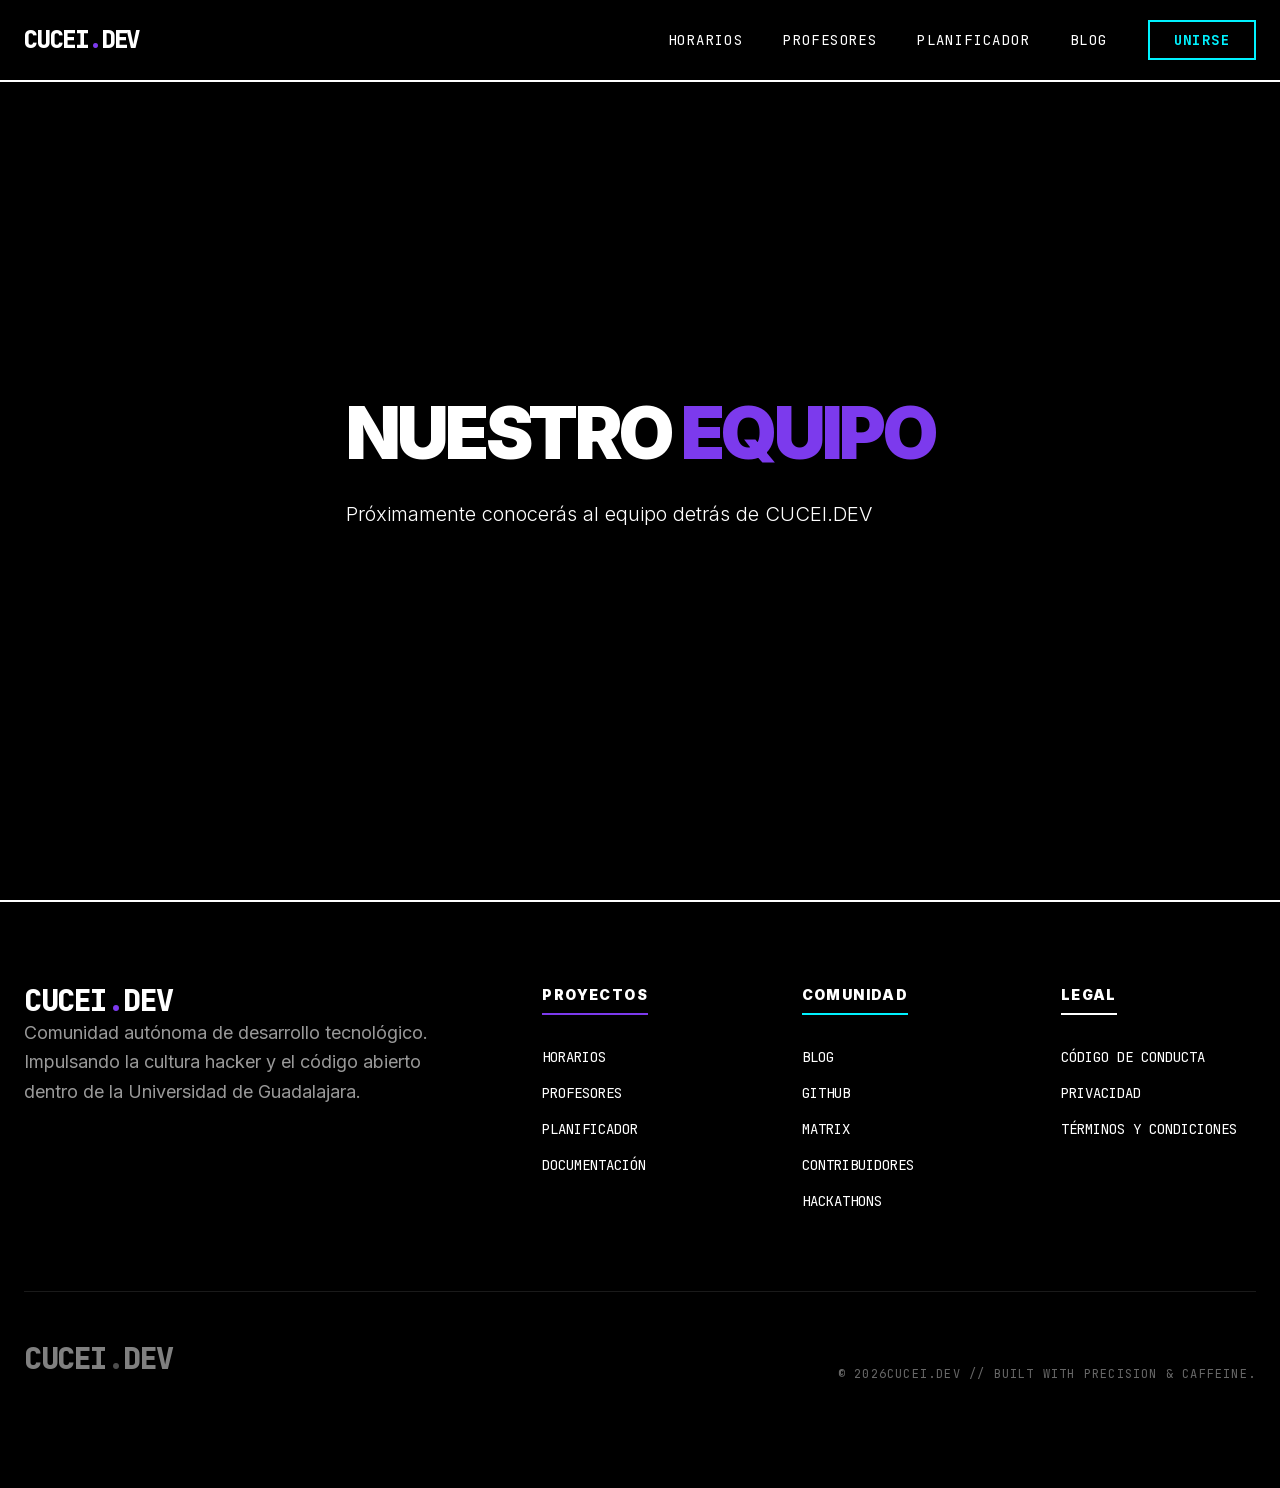
<file: team/index.html>
<!DOCTYPE html><html lang="es"><head><meta charSet="utf-8"/><meta name="viewport" content="width=device-width, initial-scale=1"/><link rel="preload" href="/_next/static/media/70bc3e132a0a741e-s.p.1409xf.ylxg8g.woff2" as="font" crossorigin="" type="font/woff2"/><link rel="preload" href="/_next/static/media/83afe278b6a6bb3c-s.p.0q-301v4kxxnr.woff2" as="font" crossorigin="" type="font/woff2"/><link rel="stylesheet" href="/_next/static/chunks/0ds41nxy6clu7.css" data-precedence="next"/><link rel="preload" as="script" fetchPriority="low" href="/_next/static/chunks/0ttfxp0_zwluf.js"/><script src="/_next/static/chunks/11~boff4mh9q9.js" async=""></script><script src="/_next/static/chunks/0zkad_7hivf3u.js" async=""></script><script src="/_next/static/chunks/0q7ms.cde.eqm.js" async=""></script><script src="/_next/static/chunks/turbopack-0ewo1aobb676d.js" async=""></script><script src="/_next/static/chunks/019y5sdtmswn3.js" async=""></script><script src="/_next/static/chunks/029w73vi9khoh.js" async=""></script><link rel="preload" href="https://a.rahcode.com/api/script.js" as="script"/><link rel="apple-touch-icon" sizes="57x57" href="/apple-icon-57x57.png"/><link rel="apple-touch-icon" sizes="60x60" href="/apple-icon-60x60.png"/><link rel="apple-touch-icon" sizes="72x72" href="/apple-icon-72x72.png"/><link rel="apple-touch-icon" sizes="76x76" href="/apple-icon-76x76.png"/><link rel="apple-touch-icon" sizes="114x114" href="/apple-icon-114x114.png"/><link rel="apple-touch-icon" sizes="120x120" href="/apple-icon-120x120.png"/><link rel="apple-touch-icon" sizes="144x144" href="/apple-icon-144x144.png"/><link rel="apple-touch-icon" sizes="152x152" href="/apple-icon-152x152.png"/><link rel="apple-touch-icon" sizes="180x180" href="/apple-icon-180x180.png"/><link rel="icon" type="image/png" sizes="192x192" href="/android-icon-192x192.png"/><link rel="icon" type="image/png" sizes="32x32" href="/favicon-32x32.png"/><link rel="icon" type="image/png" sizes="96x96" href="/favicon-96x96.png"/><link rel="icon" type="image/png" sizes="16x16" href="/favicon-16x16.png"/><link rel="manifest" href="/manifest.json"/><meta name="msapplication-TileColor" content="#6931C9"/><meta name="msapplication-TileImage" content="/ms-icon-144x144.png"/><meta name="theme-color" content="#6931C9"/><meta name="next-size-adjust" content=""/><title>CUCEI.DEV</title><meta name="description" content="Comunidad independiente de desarrollo tecnológico de los alumnos de CUCEI, Universidad de Guadalajara."/><script src="/_next/static/chunks/03~yq9q893hmn.js" noModule=""></script></head><body class="inter_5e89cbca-module__XMex2G__variable jetbrains_mono_7dea1b4c-module__7ibYFq__variable antialiased bg-black text-white"><div hidden=""><!--$--><!--/$--></div><nav class="fixed top-0 w-full z-50 bg-black border-b-2 border-white"><div class="max-w-7xl mx-auto px-6"><div class="flex justify-between items-center h-20"><div class="flex items-center"><a class="font-mono text-2xl font-extrabold tracking-tighter text-white" href="/">CUCEI<span class="text-primary">.</span>DEV</a></div><div class="hidden md:flex items-center space-x-10 font-mono text-sm uppercase tracking-widest"><a class="hover:text-primary transition-colors" href="https://horarios.cucei.dev">Horarios</a><a class="hover:text-primary transition-colors" href="/#profesores">Profesores</a><a class="hover:text-primary transition-colors" href="https://agenda.cucei.dev">Planificador</a><a class="hover:text-primary transition-colors" href="/blog/">Blog</a><a class="border-2 border-neon text-neon px-6 py-2 hover:bg-neon hover:text-black transition-all font-bold" href="/#join">UNIRSE</a></div></div></div></nav><section class="min-h-screen flex items-center pt-20"><div class="max-w-7xl mx-auto px-6 py-20"><h1 class="text-5xl md:text-7xl font-black mb-8 leading-[0.9] tracking-tighter uppercase">Nuestro <span class="text-primary">Equipo</span></h1><p class="md:text-xl text-white font-light mb-12 max-w-2xl leading-relaxed">Próximamente conocerás al equipo detrás de CUCEI.DEV</p></div></section><!--$--><!--/$--><footer class="bg-black py-20 border-t-2 border-white"><div class="max-w-7xl mx-auto px-6"><div class="grid md:grid-cols-2 lg:grid-cols-5 gap-16 mb-20"><div class="lg:col-span-2"><a class="font-mono text-3xl font-black text-white mb-8 tracking-tighter uppercase" href="/">CUCEI<span class="text-primary">.</span>DEV</a><p class="text-white/60 text-lg leading-relaxed max-w-md">Comunidad autónoma de desarrollo tecnológico. Impulsando la cultura hacker y el código abierto dentro de la Universidad de Guadalajara.</p></div><div><h5 class="text-white font-black uppercase tracking-widest mb-8 text-sm border-b-2 border-primary pb-2 inline-block">Proyectos</h5><ul class="space-y-4 font-mono text-sm uppercase"><li><a class="hover:text-primary transition-colors" href="https://horarios.cucei.dev">Horarios</a></li><li><a class="hover:text-primary transition-colors" href="/#profesores">Profesores</a></li><li><a class="hover:text-primary transition-colors" href="/#planificador">Planificador</a></li><li><a class="hover:text-primary transition-colors" href="https://api.cucei.dev/redoc">Documentación</a></li></ul></div><div><h5 class="text-white font-black uppercase tracking-widest mb-8 text-sm border-b-2 border-neon pb-2 inline-block">Comunidad</h5><ul class="space-y-4 font-mono text-sm uppercase"><li><a class="hover:text-neon transition-colors" href="/blog/">Blog</a></li><li><a class="hover:text-neon transition-colors" href="https://github.com/cucei-dev">GitHub</a></li><li><a class="hover:text-neon transition-colors" href="https://matrix.to/#/#cucei.dev:matrix.org">Matrix</a></li><li><a class="hover:text-neon transition-colors" href="/team/">Contribuidores</a></li><li><a class="hover:text-neon transition-colors" href="/hack/">Hackathons</a></li></ul></div><div><h5 class="text-white font-black uppercase tracking-widest mb-8 text-sm border-b-2 border-white pb-2 inline-block">Legal</h5><ul class="space-y-4 font-mono text-sm uppercase"><li><a class="hover:text-primary transition-colors" href="/conducta/">Código de Conducta</a></li><li><a class="hover:text-primary transition-colors" href="/privacidad/">Privacidad</a></li><li><a class="hover:text-primary transition-colors" href="/condiciones/">Términos y Condiciones</a></li></ul></div></div><div class="pt-12 border-t border-white/10 flex flex-col md:flex-row justify-between items-center gap-10"><div class="flex items-center gap-8 grayscale brightness-200 opacity-50"><a class="font-mono text-3xl font-black text-white mb-8 tracking-tighter uppercase" href="/">CUCEI<span class="text-primary">.</span>DEV</a></div><p class="text-xs font-mono text-white/40 uppercase tracking-widest">© <!-- -->2026<!-- -->cucei.dev // Built with precision &amp; caffeine.</p></div></div></footer><script src="/_next/static/chunks/0ttfxp0_zwluf.js" id="_R_" async=""></script><script>(self.__next_f=self.__next_f||[]).push([0])</script><script>self.__next_f.push([1,"1:\"$Sreact.fragment\"\n2:I[81928,[\"/_next/static/chunks/019y5sdtmswn3.js\",\"/_next/static/chunks/029w73vi9khoh.js\"],\"\"]\n3:I[39970,[\"/_next/static/chunks/019y5sdtmswn3.js\",\"/_next/static/chunks/029w73vi9khoh.js\"],\"default\"]\n4:I[94320,[\"/_next/static/chunks/019y5sdtmswn3.js\",\"/_next/static/chunks/029w73vi9khoh.js\"],\"default\"]\nc:I[99360,[\"/_next/static/chunks/019y5sdtmswn3.js\",\"/_next/static/chunks/029w73vi9khoh.js\"],\"default\",1]\n:HL[\"/_next/static/chunks/0ds41nxy6clu7.css\",\"style\"]\n:HL[\"/_next/static/media/70bc3e132a0a741e-s.p.1409xf.ylxg8g.woff2\",\"font\",{\"crossOrigin\":\"\",\"type\":\"font/woff2\"}]\n:HL[\"/_next/static/media/83afe278b6a6bb3c-s.p.0q-301v4kxxnr.woff2\",\"font\",{\"crossOrigin\":\"\",\"type\":\"font/woff2\"}]\n"])</script><script>self.__next_f.push([1,"0:{\"P\":null,\"c\":[\"\",\"team\",\"\"],\"q\":\"\",\"i\":false,\"f\":[[[\"\",{\"children\":[\"team\",{\"children\":[\"__PAGE__\",{}]}]},\"$undefined\",\"$undefined\",16],[[\"$\",\"$1\",\"c\",{\"children\":[[[\"$\",\"link\",\"0\",{\"rel\":\"stylesheet\",\"href\":\"/_next/static/chunks/0ds41nxy6clu7.css\",\"precedence\":\"next\",\"crossOrigin\":\"$undefined\",\"nonce\":\"$undefined\"}],[\"$\",\"script\",\"script-0\",{\"src\":\"/_next/static/chunks/019y5sdtmswn3.js\",\"async\":true,\"nonce\":\"$undefined\"}],[\"$\",\"script\",\"script-1\",{\"src\":\"/_next/static/chunks/029w73vi9khoh.js\",\"async\":true,\"nonce\":\"$undefined\"}]],[\"$\",\"html\",null,{\"lang\":\"es\",\"children\":[[\"$\",\"head\",null,{\"children\":[[\"$\",\"link\",null,{\"rel\":\"apple-touch-icon\",\"sizes\":\"57x57\",\"href\":\"/apple-icon-57x57.png\"}],[\"$\",\"link\",null,{\"rel\":\"apple-touch-icon\",\"sizes\":\"60x60\",\"href\":\"/apple-icon-60x60.png\"}],[\"$\",\"link\",null,{\"rel\":\"apple-touch-icon\",\"sizes\":\"72x72\",\"href\":\"/apple-icon-72x72.png\"}],[\"$\",\"link\",null,{\"rel\":\"apple-touch-icon\",\"sizes\":\"76x76\",\"href\":\"/apple-icon-76x76.png\"}],[\"$\",\"link\",null,{\"rel\":\"apple-touch-icon\",\"sizes\":\"114x114\",\"href\":\"/apple-icon-114x114.png\"}],[\"$\",\"link\",null,{\"rel\":\"apple-touch-icon\",\"sizes\":\"120x120\",\"href\":\"/apple-icon-120x120.png\"}],[\"$\",\"link\",null,{\"rel\":\"apple-touch-icon\",\"sizes\":\"144x144\",\"href\":\"/apple-icon-144x144.png\"}],[\"$\",\"link\",null,{\"rel\":\"apple-touch-icon\",\"sizes\":\"152x152\",\"href\":\"/apple-icon-152x152.png\"}],[\"$\",\"link\",null,{\"rel\":\"apple-touch-icon\",\"sizes\":\"180x180\",\"href\":\"/apple-icon-180x180.png\"}],[\"$\",\"link\",null,{\"rel\":\"icon\",\"type\":\"image/png\",\"sizes\":\"192x192\",\"href\":\"/android-icon-192x192.png\"}],[\"$\",\"link\",null,{\"rel\":\"icon\",\"type\":\"image/png\",\"sizes\":\"32x32\",\"href\":\"/favicon-32x32.png\"}],[\"$\",\"link\",null,{\"rel\":\"icon\",\"type\":\"image/png\",\"sizes\":\"96x96\",\"href\":\"/favicon-96x96.png\"}],[\"$\",\"link\",null,{\"rel\":\"icon\",\"type\":\"image/png\",\"sizes\":\"16x16\",\"href\":\"/favicon-16x16.png\"}],[\"$\",\"link\",null,{\"rel\":\"manifest\",\"href\":\"/manifest.json\"}],[\"$\",\"meta\",null,{\"name\":\"msapplication-TileColor\",\"content\":\"#6931C9\"}],[\"$\",\"meta\",null,{\"name\":\"msapplication-TileImage\",\"content\":\"/ms-icon-144x144.png\"}],[\"$\",\"meta\",null,{\"name\":\"theme-color\",\"content\":\"#6931C9\"}]]}],[\"$\",\"body\",null,{\"className\":\"inter_5e89cbca-module__XMex2G__variable jetbrains_mono_7dea1b4c-module__7ibYFq__variable antialiased bg-black text-white\",\"children\":[[\"$\",\"nav\",null,{\"className\":\"fixed top-0 w-full z-50 bg-black border-b-2 border-white\",\"children\":[\"$\",\"div\",null,{\"className\":\"max-w-7xl mx-auto px-6\",\"children\":[\"$\",\"div\",null,{\"className\":\"flex justify-between items-center h-20\",\"children\":[[\"$\",\"div\",null,{\"className\":\"flex items-center\",\"children\":[\"$\",\"$L2\",null,{\"href\":\"/\",\"className\":\"font-mono text-2xl font-extrabold tracking-tighter text-white\",\"children\":[\"CUCEI\",[\"$\",\"span\",null,{\"className\":\"text-primary\",\"children\":\".\"}],\"DEV\"]}]}],[\"$\",\"div\",null,{\"className\":\"hidden md:flex items-center space-x-10 font-mono text-sm uppercase tracking-widest\",\"children\":[[\"$\",\"$L2\",null,{\"className\":\"hover:text-primary transition-colors\",\"href\":\"https://horarios.cucei.dev\",\"children\":\"Horarios\"}],[\"$\",\"$L2\",null,{\"className\":\"hover:text-primary transition-colors\",\"href\":\"/#profesores\",\"children\":\"Profesores\"}],[\"$\",\"$L2\",null,{\"className\":\"hover:text-primary transition-colors\",\"href\":\"https://agenda.cucei.dev\",\"children\":\"Planificador\"}],[\"$\",\"$L2\",null,{\"className\":\"hover:text-primary transition-colors\",\"href\":\"/blog\",\"children\":\"Blog\"}],[\"$\",\"$L2\",null,{\"className\":\"border-2 border-neon text-neon px-6 py-2 hover:bg-neon hover:text-black transition-all font-bold\",\"href\":\"/#join\",\"children\":\"UNIRSE\"}]]}]]}]}]}],[\"$\",\"$L3\",null,{\"parallelRouterKey\":\"children\",\"error\":\"$undefined\",\"errorStyles\":\"$undefined\",\"errorScripts\":\"$undefined\",\"template\":[\"$\",\"$L4\",null,{}],\"templateStyles\":\"$undefined\",\"templateScripts\":\"$undefined\",\"notFound\":[[[\"$\",\"title\",null,{\"children\":\"404: This page could not be found.\"}],[\"$\",\"div\",null,{\"style\":{\"fontFamily\":\"system-ui,\\\"Segoe UI\\\",Roboto,Helvetica,Arial,sans-serif,\\\"Apple Color Emoji\\\",\\\"Segoe UI Emoji\\\"\",\"height\":\"100vh\",\"textAlign\":\"center\",\"display\":\"flex\",\"flexDirection\":\"column\",\"alignItems\":\"center\",\"justifyContent\":\"center\"},\"children\":[\"$\",\"div\",null,{\"children\":[[\"$\",\"style\",null,{\"dangerouslySetInnerHTML\":{\"__html\":\"body{color:#000;background:#fff;margin:0}.next-error-h1{border-right:1px solid rgba(0,0,0,.3)}@media (prefers-color-scheme:dark){body{color:#fff;background:#000}.next-error-h1{border-right:1px solid rgba(255,255,255,.3)}}\"}}],[\"$\",\"h1\",null,{\"className\":\"next-error-h1\",\"style\":{\"display\":\"inline-block\",\"margin\":\"0 20px 0 0\",\"padding\":\"0 23px 0 0\",\"fontSize\":24,\"fontWeight\":500,\"verticalAlign\":\"top\",\"lineHeight\":\"49px\"},\"children\":404}],\"$L5\"]}]}]],[]],\"forbidden\":\"$undefined\",\"unauthorized\":\"$undefined\"}],\"$L6\",\"$L7\"]}]]}]]}],{\"children\":[\"$L8\",{\"children\":[\"$L9\",{},null,false,null]},null,false,\"$@a\"]},null,false,null],\"$Lb\",false]],\"m\":\"$undefined\",\"G\":[\"$c\",[\"$Ld\"]],\"S\":true,\"h\":null,\"s\":\"$undefined\",\"l\":\"$undefined\",\"p\":\"$undefined\",\"d\":\"$undefined\",\"b\":\"lKkYwKM03vJLga8tsk1WK\"}\n"])</script><script>self.__next_f.push([1,"e:I[23591,[\"/_next/static/chunks/019y5sdtmswn3.js\",\"/_next/static/chunks/029w73vi9khoh.js\"],\"\"]\nf:I[4919,[\"/_next/static/chunks/019y5sdtmswn3.js\",\"/_next/static/chunks/029w73vi9khoh.js\"],\"OutletBoundary\"]\n10:\"$Sreact.suspense\"\n13:I[4919,[\"/_next/static/chunks/019y5sdtmswn3.js\",\"/_next/static/chunks/029w73vi9khoh.js\"],\"ViewportBoundary\"]\n15:I[4919,[\"/_next/static/chunks/019y5sdtmswn3.js\",\"/_next/static/chunks/029w73vi9khoh.js\"],\"MetadataBoundary\"]\n5:[\"$\",\"div\",null,{\"style\":{\"display\":\"inline-block\"},\"children\":[\"$\",\"h2\",null,{\"style\":{\"fontSize\":14,\"fontWeight\":400,\"lineHeight\":\"49px\",\"margin\":0},\"children\":\"This page could not be found.\"}]}]\n"])</script><script>self.__next_f.push([1,"6:[\"$\",\"footer\",null,{\"className\":\"bg-black py-20 border-t-2 border-white\",\"children\":[\"$\",\"div\",null,{\"className\":\"max-w-7xl mx-auto px-6\",\"children\":[[\"$\",\"div\",null,{\"className\":\"grid md:grid-cols-2 lg:grid-cols-5 gap-16 mb-20\",\"children\":[[\"$\",\"div\",null,{\"className\":\"lg:col-span-2\",\"children\":[[\"$\",\"$L2\",null,{\"href\":\"/\",\"className\":\"font-mono text-3xl font-black text-white mb-8 tracking-tighter uppercase\",\"children\":[\"CUCEI\",[\"$\",\"span\",null,{\"className\":\"text-primary\",\"children\":\".\"}],\"DEV\"]}],[\"$\",\"p\",null,{\"className\":\"text-white/60 text-lg leading-relaxed max-w-md\",\"children\":\"Comunidad autónoma de desarrollo tecnológico. Impulsando la cultura hacker y el código abierto dentro de la Universidad de Guadalajara.\"}]]}],[\"$\",\"div\",null,{\"children\":[[\"$\",\"h5\",null,{\"className\":\"text-white font-black uppercase tracking-widest mb-8 text-sm border-b-2 border-primary pb-2 inline-block\",\"children\":\"Proyectos\"}],[\"$\",\"ul\",null,{\"className\":\"space-y-4 font-mono text-sm uppercase\",\"children\":[[\"$\",\"li\",null,{\"children\":[\"$\",\"$L2\",null,{\"className\":\"hover:text-primary transition-colors\",\"href\":\"https://horarios.cucei.dev\",\"children\":\"Horarios\"}]}],[\"$\",\"li\",null,{\"children\":[\"$\",\"$L2\",null,{\"className\":\"hover:text-primary transition-colors\",\"href\":\"/#profesores\",\"children\":\"Profesores\"}]}],[\"$\",\"li\",null,{\"children\":[\"$\",\"$L2\",null,{\"className\":\"hover:text-primary transition-colors\",\"href\":\"/#planificador\",\"children\":\"Planificador\"}]}],[\"$\",\"li\",null,{\"children\":[\"$\",\"a\",null,{\"className\":\"hover:text-primary transition-colors\",\"href\":\"https://api.cucei.dev/redoc\",\"children\":\"Documentación\"}]}]]}]]}],[\"$\",\"div\",null,{\"children\":[[\"$\",\"h5\",null,{\"className\":\"text-white font-black uppercase tracking-widest mb-8 text-sm border-b-2 border-neon pb-2 inline-block\",\"children\":\"Comunidad\"}],[\"$\",\"ul\",null,{\"className\":\"space-y-4 font-mono text-sm uppercase\",\"children\":[[\"$\",\"li\",null,{\"children\":[\"$\",\"$L2\",null,{\"className\":\"hover:text-neon transition-colors\",\"href\":\"/blog\",\"children\":\"Blog\"}]}],[\"$\",\"li\",null,{\"children\":[\"$\",\"a\",null,{\"className\":\"hover:text-neon transition-colors\",\"href\":\"https://github.com/cucei-dev\",\"children\":\"GitHub\"}]}],[\"$\",\"li\",null,{\"children\":[\"$\",\"a\",null,{\"className\":\"hover:text-neon transition-colors\",\"href\":\"https://matrix.to/#/#cucei.dev:matrix.org\",\"children\":\"Matrix\"}]}],[\"$\",\"li\",null,{\"children\":[\"$\",\"$L2\",null,{\"className\":\"hover:text-neon transition-colors\",\"href\":\"/team\",\"children\":\"Contribuidores\"}]}],[\"$\",\"li\",null,{\"children\":[\"$\",\"$L2\",null,{\"className\":\"hover:text-neon transition-colors\",\"href\":\"/hack\",\"children\":\"Hackathons\"}]}]]}]]}],[\"$\",\"div\",null,{\"children\":[[\"$\",\"h5\",null,{\"className\":\"text-white font-black uppercase tracking-widest mb-8 text-sm border-b-2 border-white pb-2 inline-block\",\"children\":\"Legal\"}],[\"$\",\"ul\",null,{\"className\":\"space-y-4 font-mono text-sm uppercase\",\"children\":[[\"$\",\"li\",null,{\"children\":[\"$\",\"$L2\",null,{\"className\":\"hover:text-primary transition-colors\",\"href\":\"/conducta\",\"children\":\"Código de Conducta\"}]}],[\"$\",\"li\",null,{\"children\":[\"$\",\"$L2\",null,{\"className\":\"hover:text-primary transition-colors\",\"href\":\"/privacidad\",\"children\":\"Privacidad\"}]}],[\"$\",\"li\",null,{\"children\":[\"$\",\"$L2\",null,{\"className\":\"hover:text-primary transition-colors\",\"href\":\"/condiciones\",\"children\":\"Términos y Condiciones\"}]}]]}]]}]]}],[\"$\",\"div\",null,{\"className\":\"pt-12 border-t border-white/10 flex flex-col md:flex-row justify-between items-center gap-10\",\"children\":[[\"$\",\"div\",null,{\"className\":\"flex items-center gap-8 grayscale brightness-200 opacity-50\",\"children\":[\"$\",\"$L2\",null,{\"href\":\"/\",\"className\":\"font-mono text-3xl font-black text-white mb-8 tracking-tighter uppercase\",\"children\":[\"CUCEI\",[\"$\",\"span\",null,{\"className\":\"text-primary\",\"children\":\".\"}],\"DEV\"]}]}],[\"$\",\"p\",null,{\"className\":\"text-xs font-mono text-white/40 uppercase tracking-widest\",\"children\":[\"© \",2026,\"cucei.dev // Built with precision \u0026 caffeine.\"]}]]}]]}]}]\n"])</script><script>self.__next_f.push([1,"7:[\"$\",\"$Le\",null,{\"src\":\"https://a.rahcode.com/api/script.js\",\"data-site-id\":\"ae948e03e86b\",\"strategy\":\"afterInteractive\"}]\n8:[\"$\",\"$1\",\"c\",{\"children\":[null,[\"$\",\"$L3\",null,{\"parallelRouterKey\":\"children\",\"error\":\"$undefined\",\"errorStyles\":\"$undefined\",\"errorScripts\":\"$undefined\",\"template\":[\"$\",\"$L4\",null,{}],\"templateStyles\":\"$undefined\",\"templateScripts\":\"$undefined\",\"notFound\":\"$undefined\",\"forbidden\":\"$undefined\",\"unauthorized\":\"$undefined\"}]]}]\n9:[\"$\",\"$1\",\"c\",{\"children\":[[\"$\",\"section\",null,{\"className\":\"min-h-screen flex items-center pt-20\",\"children\":[\"$\",\"div\",null,{\"className\":\"max-w-7xl mx-auto px-6 py-20\",\"children\":[[\"$\",\"h1\",null,{\"className\":\"text-5xl md:text-7xl font-black mb-8 leading-[0.9] tracking-tighter uppercase\",\"children\":[\"Nuestro \",[\"$\",\"span\",null,{\"className\":\"text-primary\",\"children\":\"Equipo\"}]]}],[\"$\",\"p\",null,{\"className\":\"md:text-xl text-white font-light mb-12 max-w-2xl leading-relaxed\",\"children\":\"Próximamente conocerás al equipo detrás de CUCEI.DEV\"}]]}]}],null,[\"$\",\"$Lf\",null,{\"children\":[\"$\",\"$10\",null,{\"name\":\"Next.MetadataOutlet\",\"children\":\"$@11\"}]}]]}]\n12:[]\na:\"$W12\"\nb:[\"$\",\"$1\",\"h\",{\"children\":[null,[\"$\",\"$L13\",null,{\"children\":\"$L14\"}],[\"$\",\"div\",null,{\"hidden\":true,\"children\":[\"$\",\"$L15\",null,{\"children\":[\"$\",\"$10\",null,{\"name\":\"Next.Metadata\",\"children\":\"$L16\"}]}]}],[\"$\",\"meta\",null,{\"name\":\"next-size-adjust\",\"content\":\"\"}]]}]\nd:[\"$\",\"link\",\"0\",{\"rel\":\"stylesheet\",\"href\":\"/_next/static/chunks/0ds41nxy6clu7.css\",\"precedence\":\"next\",\"crossOrigin\":\"$undefined\",\"nonce\":\"$undefined\"}]\n"])</script><script>self.__next_f.push([1,"14:[[\"$\",\"meta\",\"0\",{\"charSet\":\"utf-8\"}],[\"$\",\"meta\",\"1\",{\"name\":\"viewport\",\"content\":\"width=device-width, initial-scale=1\"}]]\n"])</script><script>self.__next_f.push([1,"11:null\n16:[[\"$\",\"title\",\"0\",{\"children\":\"CUCEI.DEV\"}],[\"$\",\"meta\",\"1\",{\"name\":\"description\",\"content\":\"Comunidad independiente de desarrollo tecnológico de los alumnos de CUCEI, Universidad de Guadalajara.\"}]]\n"])</script></body></html>
</file>
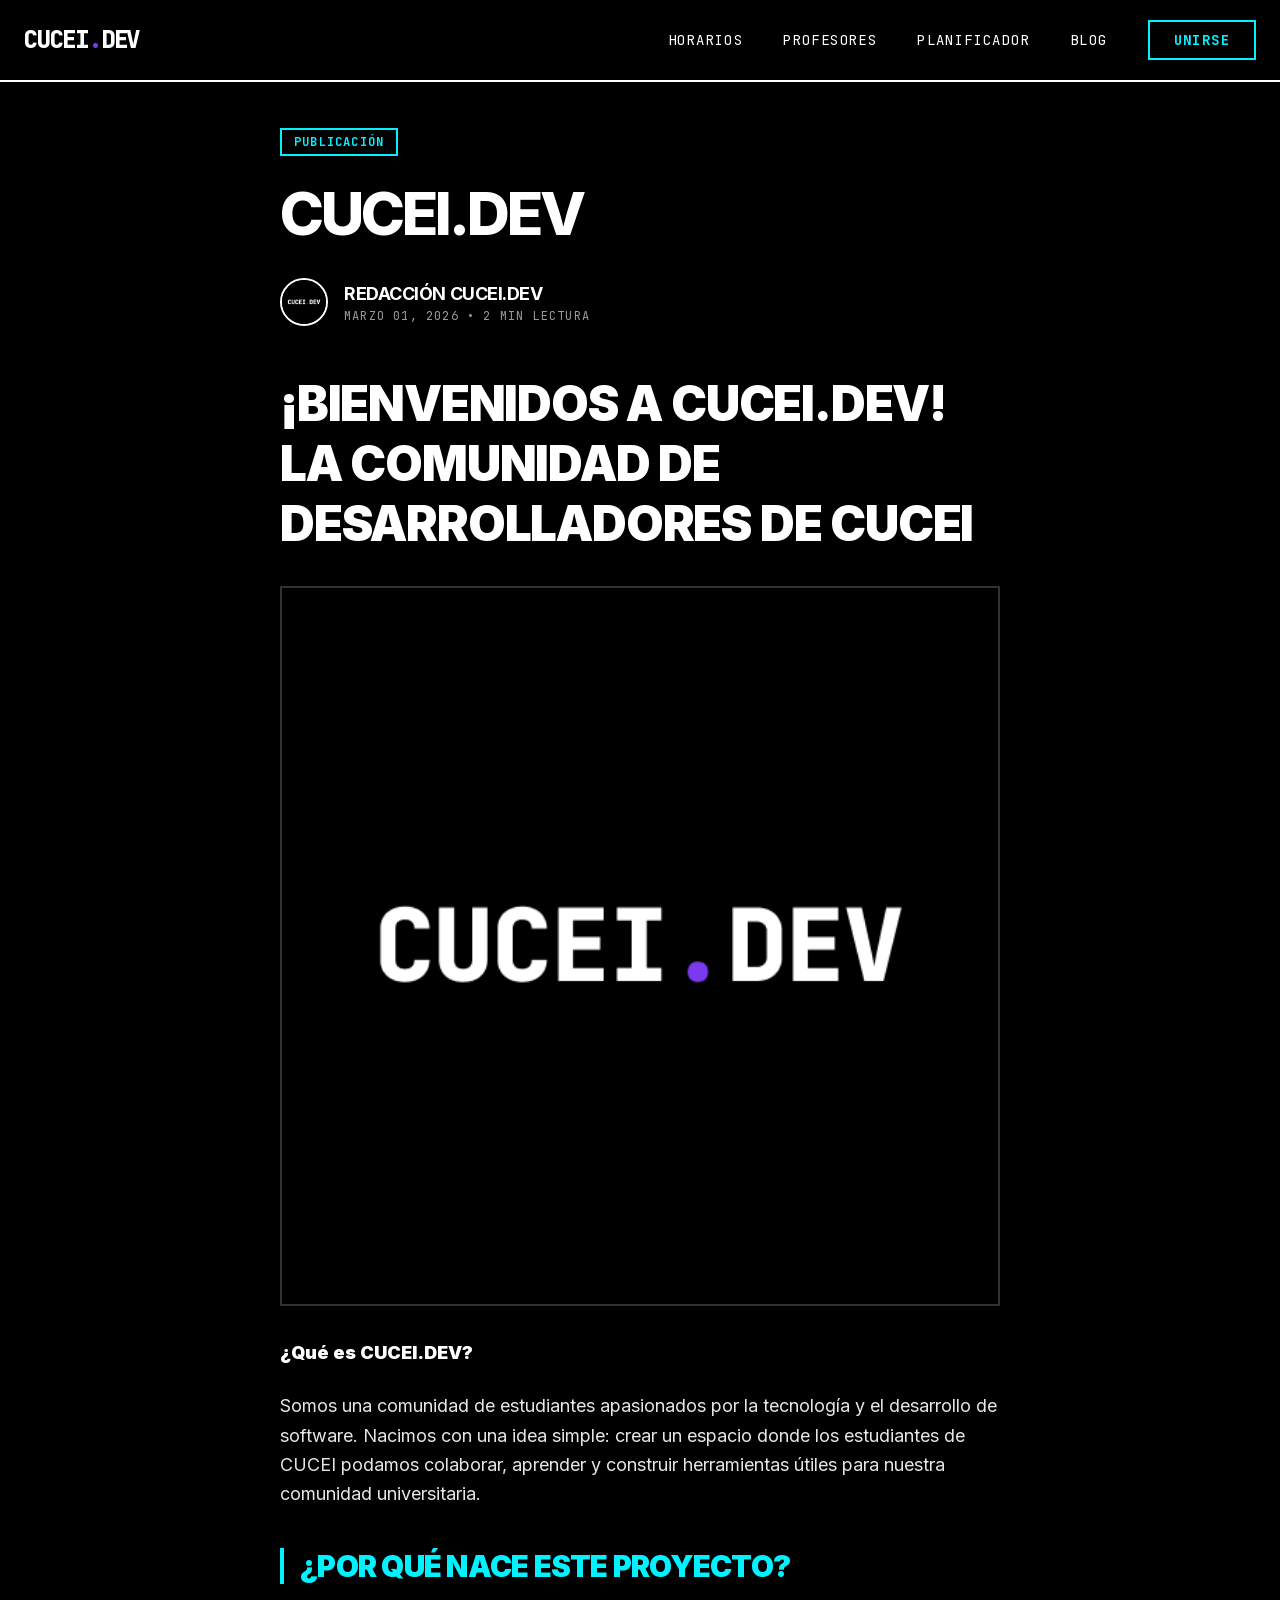
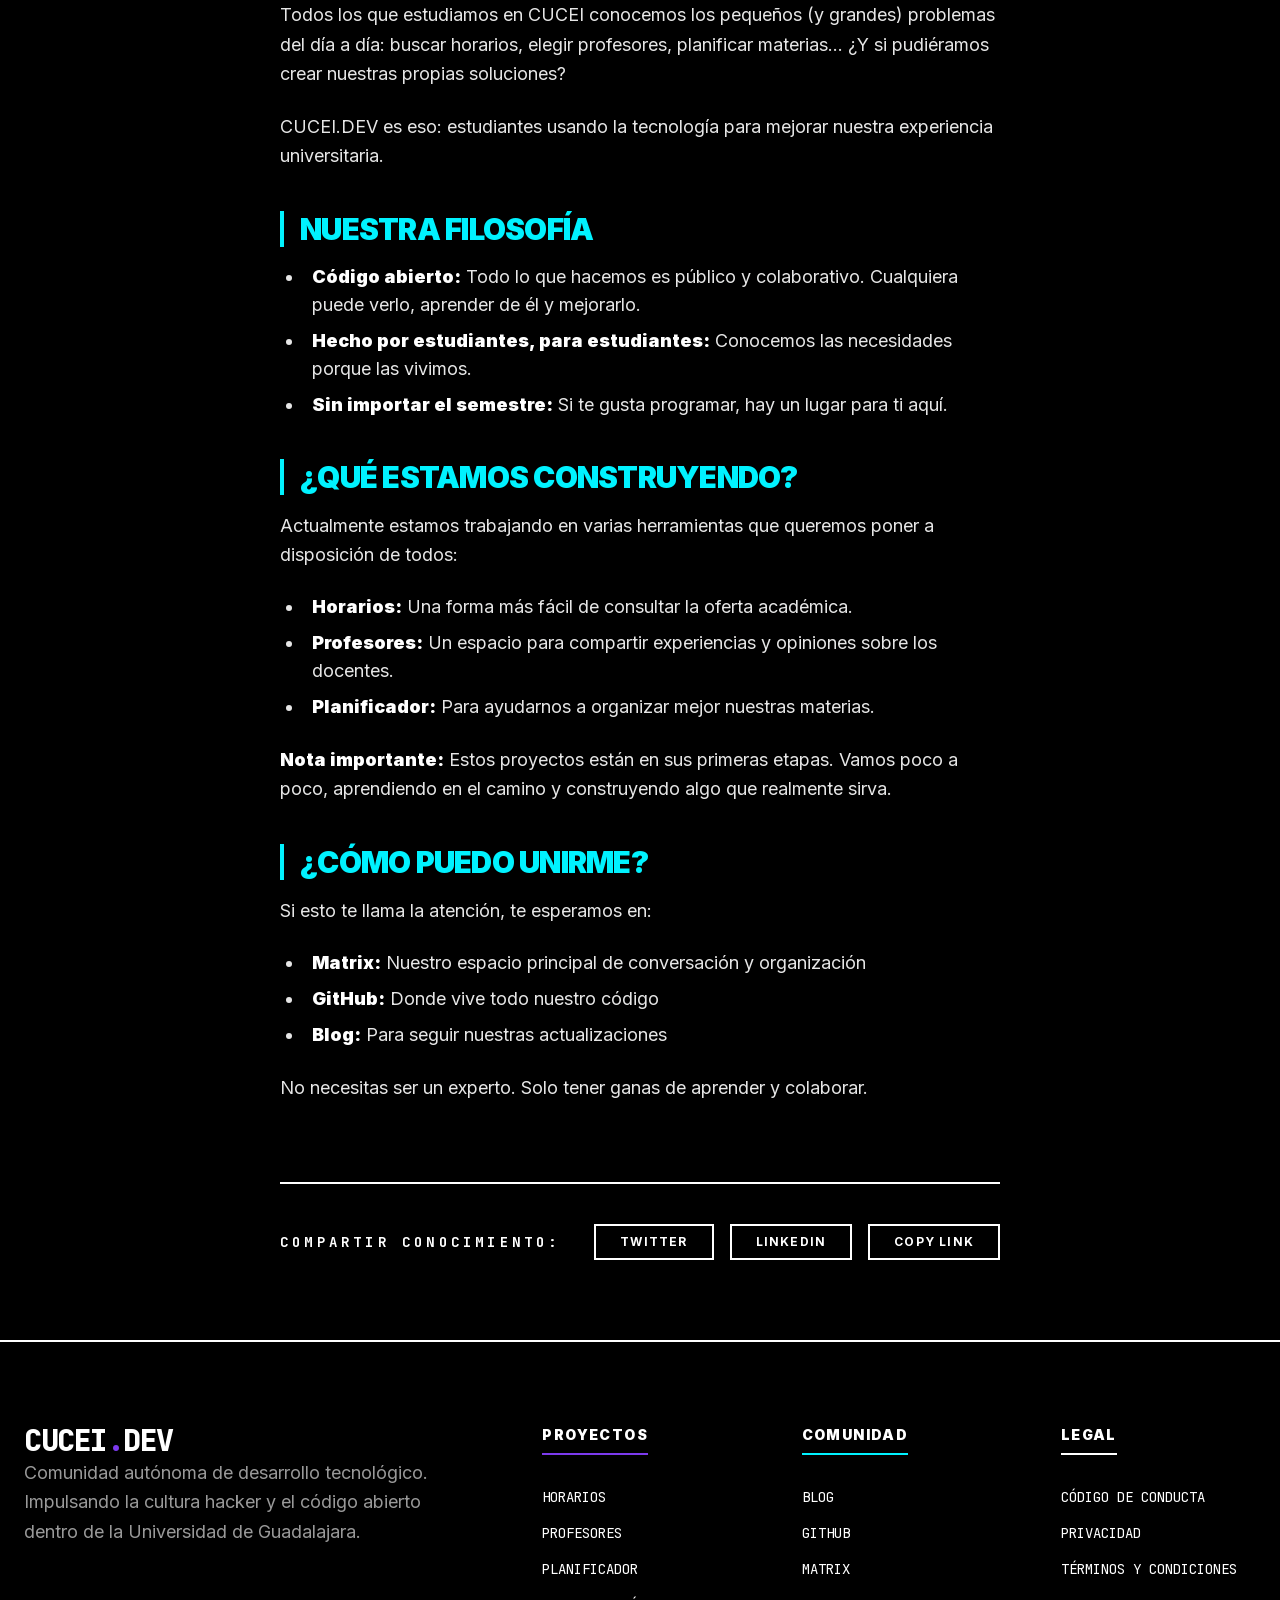
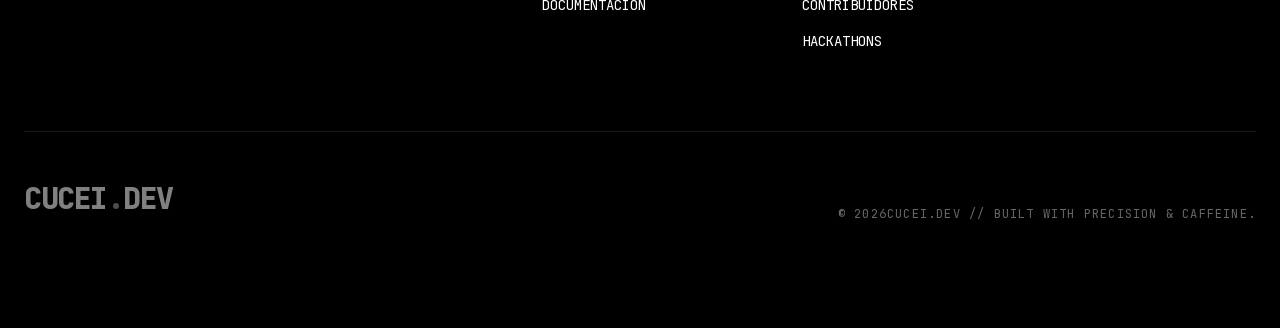
<file: blog/cucei-dev/index.html>
<!DOCTYPE html><html lang="es"><head><meta charSet="utf-8"/><meta name="viewport" content="width=device-width, initial-scale=1"/><link rel="preload" href="/_next/static/media/70bc3e132a0a741e-s.p.1409xf.ylxg8g.woff2" as="font" crossorigin="" type="font/woff2"/><link rel="preload" href="/_next/static/media/83afe278b6a6bb3c-s.p.0q-301v4kxxnr.woff2" as="font" crossorigin="" type="font/woff2"/><link rel="preload" as="image" href="/images/cucei.dev.png"/><link rel="stylesheet" href="/_next/static/chunks/0ds41nxy6clu7.css" data-precedence="next"/><link rel="preload" as="script" fetchPriority="low" href="/_next/static/chunks/0ttfxp0_zwluf.js"/><script src="/_next/static/chunks/11~boff4mh9q9.js" async=""></script><script src="/_next/static/chunks/0zkad_7hivf3u.js" async=""></script><script src="/_next/static/chunks/0q7ms.cde.eqm.js" async=""></script><script src="/_next/static/chunks/turbopack-0ewo1aobb676d.js" async=""></script><script src="/_next/static/chunks/019y5sdtmswn3.js" async=""></script><script src="/_next/static/chunks/029w73vi9khoh.js" async=""></script><script src="/_next/static/chunks/15x43f-do775t.js" async=""></script><link rel="preload" href="https://a.rahcode.com/api/script.js" as="script"/><link rel="apple-touch-icon" sizes="57x57" href="/apple-icon-57x57.png"/><link rel="apple-touch-icon" sizes="60x60" href="/apple-icon-60x60.png"/><link rel="apple-touch-icon" sizes="72x72" href="/apple-icon-72x72.png"/><link rel="apple-touch-icon" sizes="76x76" href="/apple-icon-76x76.png"/><link rel="apple-touch-icon" sizes="114x114" href="/apple-icon-114x114.png"/><link rel="apple-touch-icon" sizes="120x120" href="/apple-icon-120x120.png"/><link rel="apple-touch-icon" sizes="144x144" href="/apple-icon-144x144.png"/><link rel="apple-touch-icon" sizes="152x152" href="/apple-icon-152x152.png"/><link rel="apple-touch-icon" sizes="180x180" href="/apple-icon-180x180.png"/><link rel="icon" type="image/png" sizes="192x192" href="/android-icon-192x192.png"/><link rel="icon" type="image/png" sizes="32x32" href="/favicon-32x32.png"/><link rel="icon" type="image/png" sizes="96x96" href="/favicon-96x96.png"/><link rel="icon" type="image/png" sizes="16x16" href="/favicon-16x16.png"/><link rel="manifest" href="/manifest.json"/><meta name="msapplication-TileColor" content="#6931C9"/><meta name="msapplication-TileImage" content="/ms-icon-144x144.png"/><meta name="theme-color" content="#6931C9"/><meta name="next-size-adjust" content=""/><title>CUCEI.DEV</title><meta name="description" content="Comunidad independiente de desarrollo tecnológico de los alumnos de CUCEI, Universidad de Guadalajara."/><script src="/_next/static/chunks/03~yq9q893hmn.js" noModule=""></script></head><body class="inter_5e89cbca-module__XMex2G__variable jetbrains_mono_7dea1b4c-module__7ibYFq__variable antialiased bg-black text-white"><div hidden=""><!--$--><!--/$--></div><nav class="fixed top-0 w-full z-50 bg-black border-b-2 border-white"><div class="max-w-7xl mx-auto px-6"><div class="flex justify-between items-center h-20"><div class="flex items-center"><a class="font-mono text-2xl font-extrabold tracking-tighter text-white" href="/">CUCEI<span class="text-primary">.</span>DEV</a></div><div class="hidden md:flex items-center space-x-10 font-mono text-sm uppercase tracking-widest"><a class="hover:text-primary transition-colors" href="https://horarios.cucei.dev">Horarios</a><a class="hover:text-primary transition-colors" href="/#profesores">Profesores</a><a class="hover:text-primary transition-colors" href="https://agenda.cucei.dev">Planificador</a><a class="hover:text-primary transition-colors" href="/blog/">Blog</a><a class="border-2 border-neon text-neon px-6 py-2 hover:bg-neon hover:text-black transition-all font-bold" href="/#join">UNIRSE</a></div></div></div></nav><main class="pt-32 pb-20"><article class="max-w-3xl mx-auto px-6"><header class="mb-12"><div class="inline-block px-3 py-1 border-2 border-neon text-neon font-mono text-xs mb-6 uppercase tracking-widest font-bold">Publicación</div><h1 class="text-5xl md:text-6xl font-extrabold mb-8 leading-[1.1] tracking-tighter uppercase">CUCEI.DEV</h1><div class="flex items-center gap-4"><img alt="Author Avatar" loading="lazy" width="512" height="512" decoding="async" data-nimg="1" class="w-12 h-12 rounded-full border-2 border-white object-cover" style="color:transparent" src="/images/cucei.dev.png"/><div><div class="font-bold text-lg uppercase tracking-tight">Redacción CUCEI.DEV</div><div class="font-mono text-xs text-white/60 uppercase tracking-widest">Marzo 01, 2026 • 2 min lectura</div></div></div></header><div class="prose-custom"><h1>¡Bienvenidos a CUCEI.DEV! La comunidad de desarrolladores de CUCEI</h1>
<p><img src="/images/cucei.dev.png" alt="CUCEI.DEV"/></p>
<p><strong>¿Qué es CUCEI.DEV?</strong></p>
<p>Somos una comunidad de estudiantes apasionados por la tecnología y el desarrollo de software. Nacimos con una idea simple: crear un espacio donde los estudiantes de CUCEI podamos colaborar, aprender y construir herramientas útiles para nuestra comunidad universitaria.</p>
<h2>¿Por qué nace este proyecto?</h2>
<p>Todos los que estudiamos en CUCEI conocemos los pequeños (y grandes) problemas del día a día: buscar horarios, elegir profesores, planificar materias... ¿Y si pudiéramos crear nuestras propias soluciones?</p>
<p>CUCEI.DEV es eso: estudiantes usando la tecnología para mejorar nuestra experiencia universitaria.</p>
<h2>Nuestra filosofía</h2>
<ul>
<li><strong>Código abierto:</strong> Todo lo que hacemos es público y colaborativo. Cualquiera puede verlo, aprender de él y mejorarlo.</li>
<li><strong>Hecho por estudiantes, para estudiantes:</strong> Conocemos las necesidades porque las vivimos.</li>
<li><strong>Sin importar el semestre:</strong> Si te gusta programar, hay un lugar para ti aquí.</li>
</ul>
<h2>¿Qué estamos construyendo?</h2>
<p>Actualmente estamos trabajando en varias herramientas que queremos poner a disposición de todos:</p>
<ul>
<li><strong>Horarios:</strong> Una forma más fácil de consultar la oferta académica.</li>
<li><strong>Profesores:</strong> Un espacio para compartir experiencias y opiniones sobre los docentes.</li>
<li><strong>Planificador:</strong> Para ayudarnos a organizar mejor nuestras materias.</li>
</ul>
<p><strong>Nota importante:</strong> Estos proyectos están en sus primeras etapas. Vamos poco a poco, aprendiendo en el camino y construyendo algo que realmente sirva.</p>
<h2>¿Cómo puedo unirme?</h2>
<p>Si esto te llama la atención, te esperamos en:</p>
<ul>
<li><strong>Matrix:</strong> Nuestro espacio principal de conversación y organización</li>
<li><strong>GitHub:</strong> Donde vive todo nuestro código</li>
<li><strong>Blog:</strong> Para seguir nuestras actualizaciones</li>
</ul>
<p>No necesitas ser un experto. Solo tener ganas de aprender y colaborar.</p><section class="mt-20 pt-10 border-t-2 border-white"><div class="flex flex-col md:flex-row justify-between items-center gap-6"><div class="font-mono text-sm uppercase tracking-[0.3em] font-bold">Compartir Conocimiento:</div><div class="flex gap-4"><button class="border-2 border-white px-6 py-2 hover:bg-white hover:text-black transition-all font-bold uppercase text-xs tracking-widest">Twitter</button><button class="border-2 border-white px-6 py-2 hover:bg-white hover:text-black transition-all font-bold uppercase text-xs tracking-widest">LinkedIn</button><button class="border-2 border-white px-6 py-2 hover:bg-white hover:text-black transition-all font-bold uppercase text-xs tracking-widest">Copy Link</button></div></div></section></div></article></main><!--$--><!--/$--><footer class="bg-black py-20 border-t-2 border-white"><div class="max-w-7xl mx-auto px-6"><div class="grid md:grid-cols-2 lg:grid-cols-5 gap-16 mb-20"><div class="lg:col-span-2"><a class="font-mono text-3xl font-black text-white mb-8 tracking-tighter uppercase" href="/">CUCEI<span class="text-primary">.</span>DEV</a><p class="text-white/60 text-lg leading-relaxed max-w-md">Comunidad autónoma de desarrollo tecnológico. Impulsando la cultura hacker y el código abierto dentro de la Universidad de Guadalajara.</p></div><div><h5 class="text-white font-black uppercase tracking-widest mb-8 text-sm border-b-2 border-primary pb-2 inline-block">Proyectos</h5><ul class="space-y-4 font-mono text-sm uppercase"><li><a class="hover:text-primary transition-colors" href="https://horarios.cucei.dev">Horarios</a></li><li><a class="hover:text-primary transition-colors" href="/#profesores">Profesores</a></li><li><a class="hover:text-primary transition-colors" href="/#planificador">Planificador</a></li><li><a class="hover:text-primary transition-colors" href="https://api.cucei.dev/redoc">Documentación</a></li></ul></div><div><h5 class="text-white font-black uppercase tracking-widest mb-8 text-sm border-b-2 border-neon pb-2 inline-block">Comunidad</h5><ul class="space-y-4 font-mono text-sm uppercase"><li><a class="hover:text-neon transition-colors" href="/blog/">Blog</a></li><li><a class="hover:text-neon transition-colors" href="https://github.com/cucei-dev">GitHub</a></li><li><a class="hover:text-neon transition-colors" href="https://matrix.to/#/#cucei.dev:matrix.org">Matrix</a></li><li><a class="hover:text-neon transition-colors" href="/team/">Contribuidores</a></li><li><a class="hover:text-neon transition-colors" href="/hack/">Hackathons</a></li></ul></div><div><h5 class="text-white font-black uppercase tracking-widest mb-8 text-sm border-b-2 border-white pb-2 inline-block">Legal</h5><ul class="space-y-4 font-mono text-sm uppercase"><li><a class="hover:text-primary transition-colors" href="/conducta/">Código de Conducta</a></li><li><a class="hover:text-primary transition-colors" href="/privacidad/">Privacidad</a></li><li><a class="hover:text-primary transition-colors" href="/condiciones/">Términos y Condiciones</a></li></ul></div></div><div class="pt-12 border-t border-white/10 flex flex-col md:flex-row justify-between items-center gap-10"><div class="flex items-center gap-8 grayscale brightness-200 opacity-50"><a class="font-mono text-3xl font-black text-white mb-8 tracking-tighter uppercase" href="/">CUCEI<span class="text-primary">.</span>DEV</a></div><p class="text-xs font-mono text-white/40 uppercase tracking-widest">© <!-- -->2026<!-- -->cucei.dev // Built with precision &amp; caffeine.</p></div></div></footer><script src="/_next/static/chunks/0ttfxp0_zwluf.js" id="_R_" async=""></script><script>(self.__next_f=self.__next_f||[]).push([0])</script><script>self.__next_f.push([1,"1:\"$Sreact.fragment\"\n2:I[81928,[\"/_next/static/chunks/019y5sdtmswn3.js\",\"/_next/static/chunks/029w73vi9khoh.js\"],\"\"]\n3:I[39970,[\"/_next/static/chunks/019y5sdtmswn3.js\",\"/_next/static/chunks/029w73vi9khoh.js\"],\"default\"]\n4:I[94320,[\"/_next/static/chunks/019y5sdtmswn3.js\",\"/_next/static/chunks/029w73vi9khoh.js\"],\"default\"]\nd:I[99360,[\"/_next/static/chunks/019y5sdtmswn3.js\",\"/_next/static/chunks/029w73vi9khoh.js\"],\"default\",1]\n:HL[\"/_next/static/chunks/0ds41nxy6clu7.css\",\"style\"]\n:HL[\"/_next/static/media/70bc3e132a0a741e-s.p.1409xf.ylxg8g.woff2\",\"font\",{\"crossOrigin\":\"\",\"type\":\"font/woff2\"}]\n:HL[\"/_next/static/media/83afe278b6a6bb3c-s.p.0q-301v4kxxnr.woff2\",\"font\",{\"crossOrigin\":\"\",\"type\":\"font/woff2\"}]\n"])</script><script>self.__next_f.push([1,"0:{\"P\":null,\"c\":[\"\",\"blog\",\"cucei-dev\",\"\"],\"q\":\"\",\"i\":false,\"f\":[[[\"\",{\"children\":[\"blog\",{\"children\":[\"cucei-dev\",{\"children\":[\"__PAGE__\",{}]}]}]},\"$undefined\",\"$undefined\",16],[[\"$\",\"$1\",\"c\",{\"children\":[[[\"$\",\"link\",\"0\",{\"rel\":\"stylesheet\",\"href\":\"/_next/static/chunks/0ds41nxy6clu7.css\",\"precedence\":\"next\",\"crossOrigin\":\"$undefined\",\"nonce\":\"$undefined\"}],[\"$\",\"script\",\"script-0\",{\"src\":\"/_next/static/chunks/019y5sdtmswn3.js\",\"async\":true,\"nonce\":\"$undefined\"}],[\"$\",\"script\",\"script-1\",{\"src\":\"/_next/static/chunks/029w73vi9khoh.js\",\"async\":true,\"nonce\":\"$undefined\"}]],[\"$\",\"html\",null,{\"lang\":\"es\",\"children\":[[\"$\",\"head\",null,{\"children\":[[\"$\",\"link\",null,{\"rel\":\"apple-touch-icon\",\"sizes\":\"57x57\",\"href\":\"/apple-icon-57x57.png\"}],[\"$\",\"link\",null,{\"rel\":\"apple-touch-icon\",\"sizes\":\"60x60\",\"href\":\"/apple-icon-60x60.png\"}],[\"$\",\"link\",null,{\"rel\":\"apple-touch-icon\",\"sizes\":\"72x72\",\"href\":\"/apple-icon-72x72.png\"}],[\"$\",\"link\",null,{\"rel\":\"apple-touch-icon\",\"sizes\":\"76x76\",\"href\":\"/apple-icon-76x76.png\"}],[\"$\",\"link\",null,{\"rel\":\"apple-touch-icon\",\"sizes\":\"114x114\",\"href\":\"/apple-icon-114x114.png\"}],[\"$\",\"link\",null,{\"rel\":\"apple-touch-icon\",\"sizes\":\"120x120\",\"href\":\"/apple-icon-120x120.png\"}],[\"$\",\"link\",null,{\"rel\":\"apple-touch-icon\",\"sizes\":\"144x144\",\"href\":\"/apple-icon-144x144.png\"}],[\"$\",\"link\",null,{\"rel\":\"apple-touch-icon\",\"sizes\":\"152x152\",\"href\":\"/apple-icon-152x152.png\"}],[\"$\",\"link\",null,{\"rel\":\"apple-touch-icon\",\"sizes\":\"180x180\",\"href\":\"/apple-icon-180x180.png\"}],[\"$\",\"link\",null,{\"rel\":\"icon\",\"type\":\"image/png\",\"sizes\":\"192x192\",\"href\":\"/android-icon-192x192.png\"}],[\"$\",\"link\",null,{\"rel\":\"icon\",\"type\":\"image/png\",\"sizes\":\"32x32\",\"href\":\"/favicon-32x32.png\"}],[\"$\",\"link\",null,{\"rel\":\"icon\",\"type\":\"image/png\",\"sizes\":\"96x96\",\"href\":\"/favicon-96x96.png\"}],[\"$\",\"link\",null,{\"rel\":\"icon\",\"type\":\"image/png\",\"sizes\":\"16x16\",\"href\":\"/favicon-16x16.png\"}],[\"$\",\"link\",null,{\"rel\":\"manifest\",\"href\":\"/manifest.json\"}],[\"$\",\"meta\",null,{\"name\":\"msapplication-TileColor\",\"content\":\"#6931C9\"}],[\"$\",\"meta\",null,{\"name\":\"msapplication-TileImage\",\"content\":\"/ms-icon-144x144.png\"}],[\"$\",\"meta\",null,{\"name\":\"theme-color\",\"content\":\"#6931C9\"}]]}],[\"$\",\"body\",null,{\"className\":\"inter_5e89cbca-module__XMex2G__variable jetbrains_mono_7dea1b4c-module__7ibYFq__variable antialiased bg-black text-white\",\"children\":[[\"$\",\"nav\",null,{\"className\":\"fixed top-0 w-full z-50 bg-black border-b-2 border-white\",\"children\":[\"$\",\"div\",null,{\"className\":\"max-w-7xl mx-auto px-6\",\"children\":[\"$\",\"div\",null,{\"className\":\"flex justify-between items-center h-20\",\"children\":[[\"$\",\"div\",null,{\"className\":\"flex items-center\",\"children\":[\"$\",\"$L2\",null,{\"href\":\"/\",\"className\":\"font-mono text-2xl font-extrabold tracking-tighter text-white\",\"children\":[\"CUCEI\",[\"$\",\"span\",null,{\"className\":\"text-primary\",\"children\":\".\"}],\"DEV\"]}]}],[\"$\",\"div\",null,{\"className\":\"hidden md:flex items-center space-x-10 font-mono text-sm uppercase tracking-widest\",\"children\":[[\"$\",\"$L2\",null,{\"className\":\"hover:text-primary transition-colors\",\"href\":\"https://horarios.cucei.dev\",\"children\":\"Horarios\"}],[\"$\",\"$L2\",null,{\"className\":\"hover:text-primary transition-colors\",\"href\":\"/#profesores\",\"children\":\"Profesores\"}],[\"$\",\"$L2\",null,{\"className\":\"hover:text-primary transition-colors\",\"href\":\"https://agenda.cucei.dev\",\"children\":\"Planificador\"}],[\"$\",\"$L2\",null,{\"className\":\"hover:text-primary transition-colors\",\"href\":\"/blog\",\"children\":\"Blog\"}],[\"$\",\"$L2\",null,{\"className\":\"border-2 border-neon text-neon px-6 py-2 hover:bg-neon hover:text-black transition-all font-bold\",\"href\":\"/#join\",\"children\":\"UNIRSE\"}]]}]]}]}]}],[\"$\",\"$L3\",null,{\"parallelRouterKey\":\"children\",\"error\":\"$undefined\",\"errorStyles\":\"$undefined\",\"errorScripts\":\"$undefined\",\"template\":[\"$\",\"$L4\",null,{}],\"templateStyles\":\"$undefined\",\"templateScripts\":\"$undefined\",\"notFound\":[[[\"$\",\"title\",null,{\"children\":\"404: This page could not be found.\"}],[\"$\",\"div\",null,{\"style\":{\"fontFamily\":\"system-ui,\\\"Segoe UI\\\",Roboto,Helvetica,Arial,sans-serif,\\\"Apple Color Emoji\\\",\\\"Segoe UI Emoji\\\"\",\"height\":\"100vh\",\"textAlign\":\"center\",\"display\":\"flex\",\"flexDirection\":\"column\",\"alignItems\":\"center\",\"justifyContent\":\"center\"},\"children\":[\"$\",\"div\",null,{\"children\":[[\"$\",\"style\",null,{\"dangerouslySetInnerHTML\":{\"__html\":\"body{color:#000;background:#fff;margin:0}.next-error-h1{border-right:1px solid rgba(0,0,0,.3)}@media (prefers-color-scheme:dark){body{color:#fff;background:#000}.next-error-h1{border-right:1px solid rgba(255,255,255,.3)}}\"}}],[\"$\",\"h1\",null,{\"className\":\"next-error-h1\",\"style\":{\"display\":\"inline-block\",\"margin\":\"0 20px 0 0\",\"padding\":\"0 23px 0 0\",\"fontSize\":24,\"fontWeight\":500,\"verticalAlign\":\"top\",\"lineHeight\":\"49px\"},\"children\":404}],\"$L5\"]}]}]],[]],\"forbidden\":\"$undefined\",\"unauthorized\":\"$undefined\"}],\"$L6\",\"$L7\"]}]]}]]}],{\"children\":[\"$L8\",{\"children\":[\"$L9\",{\"children\":[\"$La\",{},null,false,null]},null,false,\"$@b\"]},null,false,\"$@b\"]},null,false,null],\"$Lc\",false]],\"m\":\"$undefined\",\"G\":[\"$d\",[\"$Le\"]],\"S\":true,\"h\":null,\"s\":\"$undefined\",\"l\":\"$undefined\",\"p\":\"$undefined\",\"d\":\"$undefined\",\"b\":\"lKkYwKM03vJLga8tsk1WK\"}\n"])</script><script>self.__next_f.push([1,"f:I[23591,[\"/_next/static/chunks/019y5sdtmswn3.js\",\"/_next/static/chunks/029w73vi9khoh.js\"],\"\"]\n10:I[60819,[\"/_next/static/chunks/019y5sdtmswn3.js\",\"/_next/static/chunks/029w73vi9khoh.js\"],\"ClientPageRoot\"]\n11:I[18310,[\"/_next/static/chunks/019y5sdtmswn3.js\",\"/_next/static/chunks/029w73vi9khoh.js\",\"/_next/static/chunks/15x43f-do775t.js\"],\"default\"]\n14:I[4919,[\"/_next/static/chunks/019y5sdtmswn3.js\",\"/_next/static/chunks/029w73vi9khoh.js\"],\"OutletBoundary\"]\n15:\"$Sreact.suspense\"\n18:I[4919,[\"/_next/static/chunks/019y5sdtmswn3.js\",\"/_next/static/chunks/029w73vi9khoh.js\"],\"ViewportBoundary\"]\n1a:I[4919,[\"/_next/static/chunks/019y5sdtmswn3.js\",\"/_next/static/chunks/029w73vi9khoh.js\"],\"MetadataBoundary\"]\n5:[\"$\",\"div\",null,{\"style\":{\"display\":\"inline-block\"},\"children\":[\"$\",\"h2\",null,{\"style\":{\"fontSize\":14,\"fontWeight\":400,\"lineHeight\":\"49px\",\"margin\":0},\"children\":\"This page could not be found.\"}]}]\n"])</script><script>self.__next_f.push([1,"6:[\"$\",\"footer\",null,{\"className\":\"bg-black py-20 border-t-2 border-white\",\"children\":[\"$\",\"div\",null,{\"className\":\"max-w-7xl mx-auto px-6\",\"children\":[[\"$\",\"div\",null,{\"className\":\"grid md:grid-cols-2 lg:grid-cols-5 gap-16 mb-20\",\"children\":[[\"$\",\"div\",null,{\"className\":\"lg:col-span-2\",\"children\":[[\"$\",\"$L2\",null,{\"href\":\"/\",\"className\":\"font-mono text-3xl font-black text-white mb-8 tracking-tighter uppercase\",\"children\":[\"CUCEI\",[\"$\",\"span\",null,{\"className\":\"text-primary\",\"children\":\".\"}],\"DEV\"]}],[\"$\",\"p\",null,{\"className\":\"text-white/60 text-lg leading-relaxed max-w-md\",\"children\":\"Comunidad autónoma de desarrollo tecnológico. Impulsando la cultura hacker y el código abierto dentro de la Universidad de Guadalajara.\"}]]}],[\"$\",\"div\",null,{\"children\":[[\"$\",\"h5\",null,{\"className\":\"text-white font-black uppercase tracking-widest mb-8 text-sm border-b-2 border-primary pb-2 inline-block\",\"children\":\"Proyectos\"}],[\"$\",\"ul\",null,{\"className\":\"space-y-4 font-mono text-sm uppercase\",\"children\":[[\"$\",\"li\",null,{\"children\":[\"$\",\"$L2\",null,{\"className\":\"hover:text-primary transition-colors\",\"href\":\"https://horarios.cucei.dev\",\"children\":\"Horarios\"}]}],[\"$\",\"li\",null,{\"children\":[\"$\",\"$L2\",null,{\"className\":\"hover:text-primary transition-colors\",\"href\":\"/#profesores\",\"children\":\"Profesores\"}]}],[\"$\",\"li\",null,{\"children\":[\"$\",\"$L2\",null,{\"className\":\"hover:text-primary transition-colors\",\"href\":\"/#planificador\",\"children\":\"Planificador\"}]}],[\"$\",\"li\",null,{\"children\":[\"$\",\"a\",null,{\"className\":\"hover:text-primary transition-colors\",\"href\":\"https://api.cucei.dev/redoc\",\"children\":\"Documentación\"}]}]]}]]}],[\"$\",\"div\",null,{\"children\":[[\"$\",\"h5\",null,{\"className\":\"text-white font-black uppercase tracking-widest mb-8 text-sm border-b-2 border-neon pb-2 inline-block\",\"children\":\"Comunidad\"}],[\"$\",\"ul\",null,{\"className\":\"space-y-4 font-mono text-sm uppercase\",\"children\":[[\"$\",\"li\",null,{\"children\":[\"$\",\"$L2\",null,{\"className\":\"hover:text-neon transition-colors\",\"href\":\"/blog\",\"children\":\"Blog\"}]}],[\"$\",\"li\",null,{\"children\":[\"$\",\"a\",null,{\"className\":\"hover:text-neon transition-colors\",\"href\":\"https://github.com/cucei-dev\",\"children\":\"GitHub\"}]}],[\"$\",\"li\",null,{\"children\":[\"$\",\"a\",null,{\"className\":\"hover:text-neon transition-colors\",\"href\":\"https://matrix.to/#/#cucei.dev:matrix.org\",\"children\":\"Matrix\"}]}],[\"$\",\"li\",null,{\"children\":[\"$\",\"$L2\",null,{\"className\":\"hover:text-neon transition-colors\",\"href\":\"/team\",\"children\":\"Contribuidores\"}]}],[\"$\",\"li\",null,{\"children\":[\"$\",\"$L2\",null,{\"className\":\"hover:text-neon transition-colors\",\"href\":\"/hack\",\"children\":\"Hackathons\"}]}]]}]]}],[\"$\",\"div\",null,{\"children\":[[\"$\",\"h5\",null,{\"className\":\"text-white font-black uppercase tracking-widest mb-8 text-sm border-b-2 border-white pb-2 inline-block\",\"children\":\"Legal\"}],[\"$\",\"ul\",null,{\"className\":\"space-y-4 font-mono text-sm uppercase\",\"children\":[[\"$\",\"li\",null,{\"children\":[\"$\",\"$L2\",null,{\"className\":\"hover:text-primary transition-colors\",\"href\":\"/conducta\",\"children\":\"Código de Conducta\"}]}],[\"$\",\"li\",null,{\"children\":[\"$\",\"$L2\",null,{\"className\":\"hover:text-primary transition-colors\",\"href\":\"/privacidad\",\"children\":\"Privacidad\"}]}],[\"$\",\"li\",null,{\"children\":[\"$\",\"$L2\",null,{\"className\":\"hover:text-primary transition-colors\",\"href\":\"/condiciones\",\"children\":\"Términos y Condiciones\"}]}]]}]]}]]}],[\"$\",\"div\",null,{\"className\":\"pt-12 border-t border-white/10 flex flex-col md:flex-row justify-between items-center gap-10\",\"children\":[[\"$\",\"div\",null,{\"className\":\"flex items-center gap-8 grayscale brightness-200 opacity-50\",\"children\":[\"$\",\"$L2\",null,{\"href\":\"/\",\"className\":\"font-mono text-3xl font-black text-white mb-8 tracking-tighter uppercase\",\"children\":[\"CUCEI\",[\"$\",\"span\",null,{\"className\":\"text-primary\",\"children\":\".\"}],\"DEV\"]}]}],[\"$\",\"p\",null,{\"className\":\"text-xs font-mono text-white/40 uppercase tracking-widest\",\"children\":[\"© \",2026,\"cucei.dev // Built with precision \u0026 caffeine.\"]}]]}]]}]}]\n"])</script><script>self.__next_f.push([1,"7:[\"$\",\"$Lf\",null,{\"src\":\"https://a.rahcode.com/api/script.js\",\"data-site-id\":\"ae948e03e86b\",\"strategy\":\"afterInteractive\"}]\n8:[\"$\",\"$1\",\"c\",{\"children\":[null,[\"$\",\"$L3\",null,{\"parallelRouterKey\":\"children\",\"error\":\"$undefined\",\"errorStyles\":\"$undefined\",\"errorScripts\":\"$undefined\",\"template\":[\"$\",\"$L4\",null,{}],\"templateStyles\":\"$undefined\",\"templateScripts\":\"$undefined\",\"notFound\":\"$undefined\",\"forbidden\":\"$undefined\",\"unauthorized\":\"$undefined\"}]]}]\n9:[\"$\",\"$1\",\"c\",{\"children\":[null,[\"$\",\"$L3\",null,{\"parallelRouterKey\":\"children\",\"error\":\"$undefined\",\"errorStyles\":\"$undefined\",\"errorScripts\":\"$undefined\",\"template\":[\"$\",\"$L4\",null,{}],\"templateStyles\":\"$undefined\",\"templateScripts\":\"$undefined\",\"notFound\":\"$undefined\",\"forbidden\":\"$undefined\",\"unauthorized\":\"$undefined\"}]]}]\na:[\"$\",\"$1\",\"c\",{\"children\":[[\"$\",\"$L10\",null,{\"Component\":\"$11\",\"serverProvidedParams\":{\"searchParams\":{},\"params\":{},\"promises\":[\"$@12\",\"$@13\"]}}],[[\"$\",\"script\",\"script-0\",{\"src\":\"/_next/static/chunks/15x43f-do775t.js\",\"async\":true,\"nonce\":\"$undefined\"}]],[\"$\",\"$L14\",null,{\"children\":[\"$\",\"$15\",null,{\"name\":\"Next.MetadataOutlet\",\"children\":\"$@16\"}]}]]}]\n17:[]\nb:\"$W17\"\nc:[\"$\",\"$1\",\"h\",{\"children\":[null,[\"$\",\"$L18\",null,{\"children\":\"$L19\"}],[\"$\",\"div\",null,{\"hidden\":true,\"children\":[\"$\",\"$L1a\",null,{\"children\":[\"$\",\"$15\",null,{\"name\":\"Next.Metadata\",\"children\":\"$L1b\"}]}]}],[\"$\",\"meta\",null,{\"name\":\"next-size-adjust\",\"content\":\"\"}]]}]\ne:[\"$\",\"link\",\"0\",{\"rel\":\"stylesheet\",\"href\":\"/_next/static/chunks/0ds41nxy6clu7.css\",\"precedence\":\"next\",\"crossOrigin\":\"$undefined\",\"nonce\":\"$undefined\"}]\n"])</script><script>self.__next_f.push([1,"12:{}\n13:\"$a:props:children:0:props:serverProvidedParams:params\"\n"])</script><script>self.__next_f.push([1,"19:[[\"$\",\"meta\",\"0\",{\"charSet\":\"utf-8\"}],[\"$\",\"meta\",\"1\",{\"name\":\"viewport\",\"content\":\"width=device-width, initial-scale=1\"}]]\n"])</script><script>self.__next_f.push([1,"16:null\n1b:[[\"$\",\"title\",\"0\",{\"children\":\"CUCEI.DEV\"}],[\"$\",\"meta\",\"1\",{\"name\":\"description\",\"content\":\"Comunidad independiente de desarrollo tecnológico de los alumnos de CUCEI, Universidad de Guadalajara.\"}]]\n"])</script></body></html>
</file>
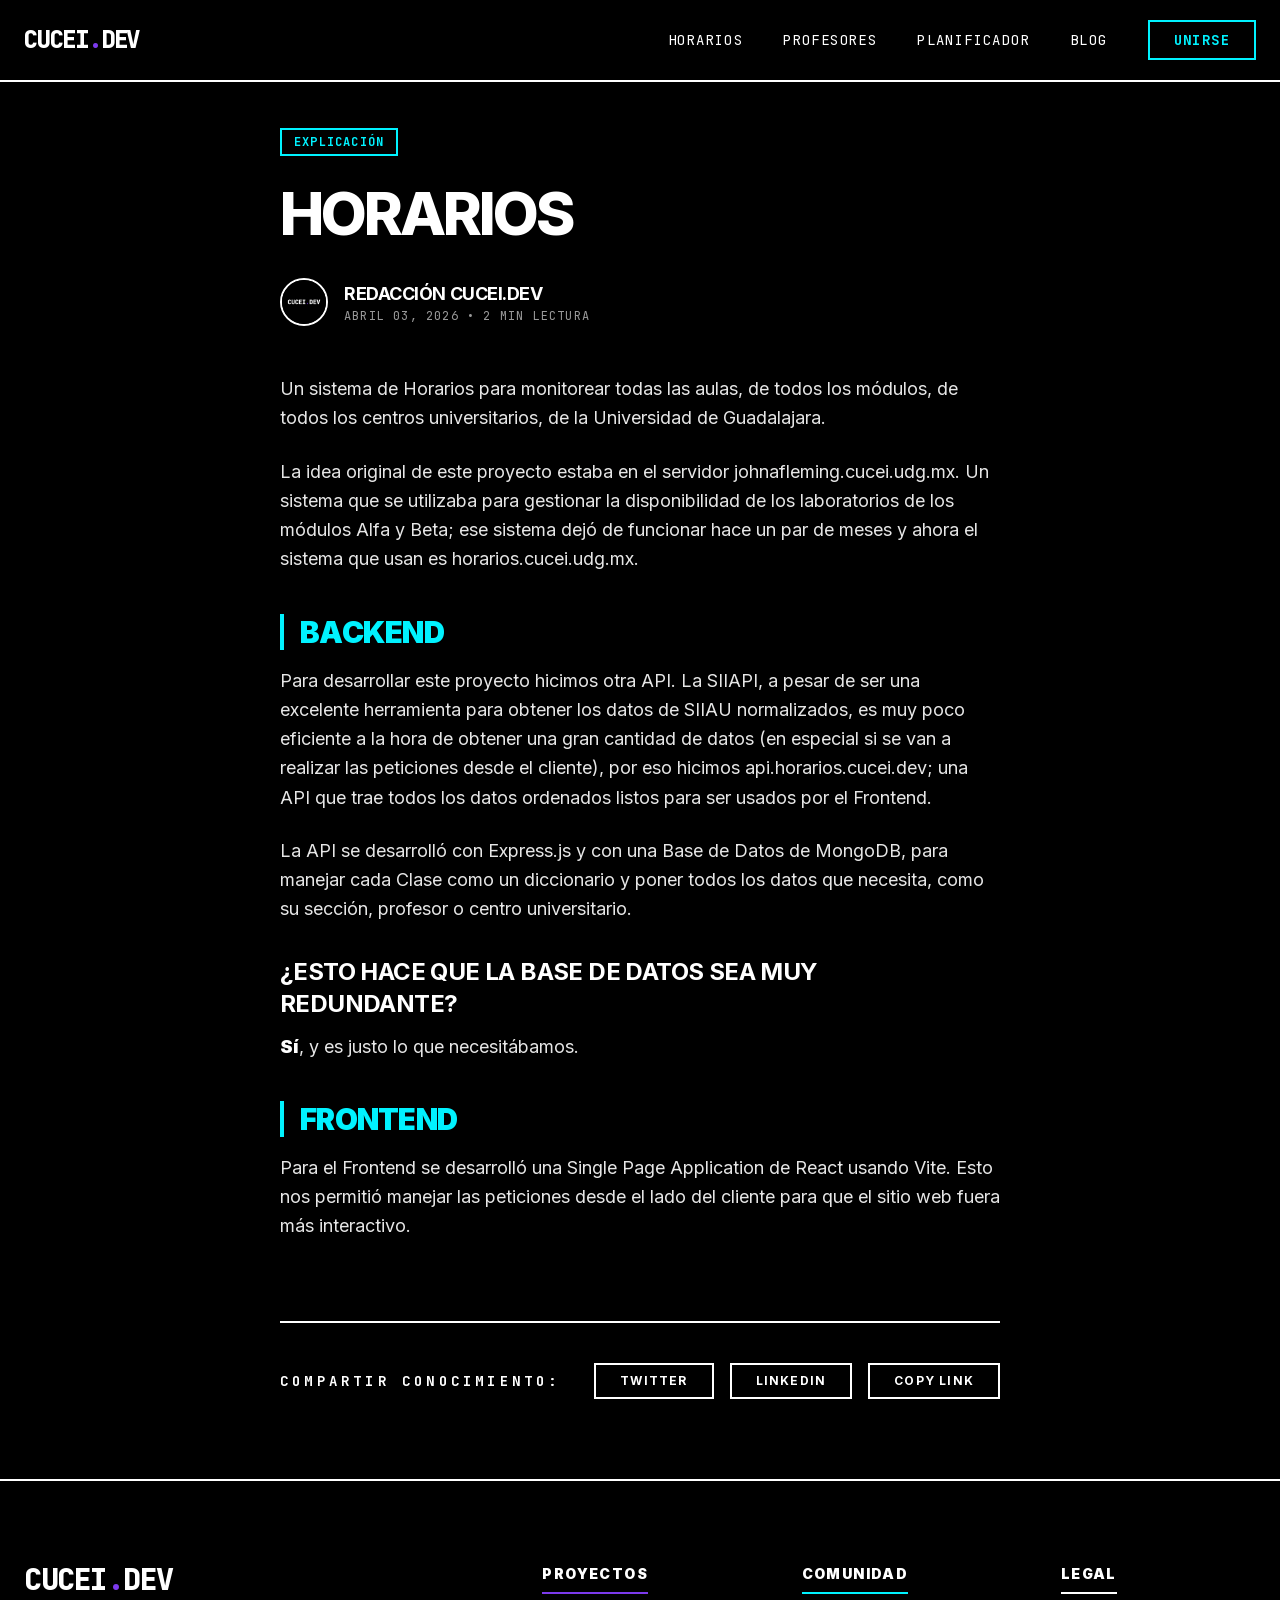
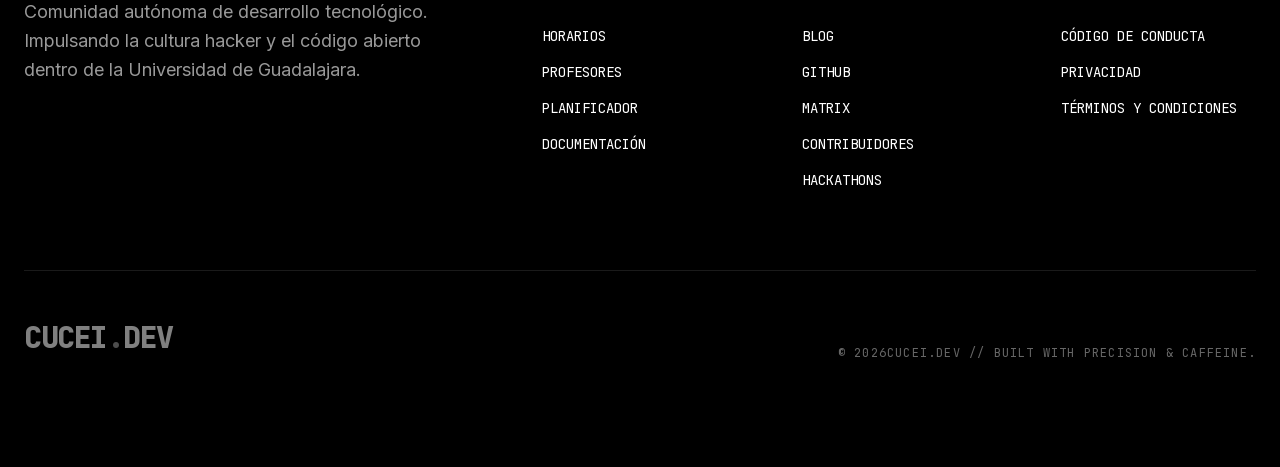
<file: blog/horarios/index.html>
<!DOCTYPE html><html lang="es"><head><meta charSet="utf-8"/><meta name="viewport" content="width=device-width, initial-scale=1"/><link rel="preload" href="/_next/static/media/70bc3e132a0a741e-s.p.1409xf.ylxg8g.woff2" as="font" crossorigin="" type="font/woff2"/><link rel="preload" href="/_next/static/media/83afe278b6a6bb3c-s.p.0q-301v4kxxnr.woff2" as="font" crossorigin="" type="font/woff2"/><link rel="stylesheet" href="/_next/static/chunks/0ds41nxy6clu7.css" data-precedence="next"/><link rel="preload" as="script" fetchPriority="low" href="/_next/static/chunks/0ttfxp0_zwluf.js"/><script src="/_next/static/chunks/11~boff4mh9q9.js" async=""></script><script src="/_next/static/chunks/0zkad_7hivf3u.js" async=""></script><script src="/_next/static/chunks/0q7ms.cde.eqm.js" async=""></script><script src="/_next/static/chunks/turbopack-0ewo1aobb676d.js" async=""></script><script src="/_next/static/chunks/019y5sdtmswn3.js" async=""></script><script src="/_next/static/chunks/029w73vi9khoh.js" async=""></script><script src="/_next/static/chunks/0nr33k.782zd_.js" async=""></script><link rel="preload" href="https://a.rahcode.com/api/script.js" as="script"/><link rel="apple-touch-icon" sizes="57x57" href="/apple-icon-57x57.png"/><link rel="apple-touch-icon" sizes="60x60" href="/apple-icon-60x60.png"/><link rel="apple-touch-icon" sizes="72x72" href="/apple-icon-72x72.png"/><link rel="apple-touch-icon" sizes="76x76" href="/apple-icon-76x76.png"/><link rel="apple-touch-icon" sizes="114x114" href="/apple-icon-114x114.png"/><link rel="apple-touch-icon" sizes="120x120" href="/apple-icon-120x120.png"/><link rel="apple-touch-icon" sizes="144x144" href="/apple-icon-144x144.png"/><link rel="apple-touch-icon" sizes="152x152" href="/apple-icon-152x152.png"/><link rel="apple-touch-icon" sizes="180x180" href="/apple-icon-180x180.png"/><link rel="icon" type="image/png" sizes="192x192" href="/android-icon-192x192.png"/><link rel="icon" type="image/png" sizes="32x32" href="/favicon-32x32.png"/><link rel="icon" type="image/png" sizes="96x96" href="/favicon-96x96.png"/><link rel="icon" type="image/png" sizes="16x16" href="/favicon-16x16.png"/><link rel="manifest" href="/manifest.json"/><meta name="msapplication-TileColor" content="#6931C9"/><meta name="msapplication-TileImage" content="/ms-icon-144x144.png"/><meta name="theme-color" content="#6931C9"/><meta name="next-size-adjust" content=""/><title>CUCEI.DEV</title><meta name="description" content="Comunidad independiente de desarrollo tecnológico de los alumnos de CUCEI, Universidad de Guadalajara."/><script src="/_next/static/chunks/03~yq9q893hmn.js" noModule=""></script></head><body class="inter_5e89cbca-module__XMex2G__variable jetbrains_mono_7dea1b4c-module__7ibYFq__variable antialiased bg-black text-white"><div hidden=""><!--$--><!--/$--></div><nav class="fixed top-0 w-full z-50 bg-black border-b-2 border-white"><div class="max-w-7xl mx-auto px-6"><div class="flex justify-between items-center h-20"><div class="flex items-center"><a class="font-mono text-2xl font-extrabold tracking-tighter text-white" href="/">CUCEI<span class="text-primary">.</span>DEV</a></div><div class="hidden md:flex items-center space-x-10 font-mono text-sm uppercase tracking-widest"><a class="hover:text-primary transition-colors" href="https://horarios.cucei.dev">Horarios</a><a class="hover:text-primary transition-colors" href="/#profesores">Profesores</a><a class="hover:text-primary transition-colors" href="https://agenda.cucei.dev">Planificador</a><a class="hover:text-primary transition-colors" href="/blog/">Blog</a><a class="border-2 border-neon text-neon px-6 py-2 hover:bg-neon hover:text-black transition-all font-bold" href="/#join">UNIRSE</a></div></div></div></nav><main class="pt-32 pb-20"><article class="max-w-3xl mx-auto px-6"><header class="mb-12"><div class="inline-block px-3 py-1 border-2 border-neon text-neon font-mono text-xs mb-6 uppercase tracking-widest font-bold">Explicación</div><h1 class="text-5xl md:text-6xl font-extrabold mb-8 leading-[1.1] tracking-tighter uppercase">Horarios</h1><div class="flex items-center gap-4"><img alt="Author Avatar" loading="lazy" width="512" height="512" decoding="async" data-nimg="1" class="w-12 h-12 rounded-full border-2 border-white object-cover" style="color:transparent" src="/images/cucei.dev.png"/><div><div class="font-bold text-lg uppercase tracking-tight">Redacción CUCEI.DEV</div><div class="font-mono text-xs text-white/60 uppercase tracking-widest">Abril 03, 2026 • 2 min lectura</div></div></div></header><div class="prose-custom"><p>Un sistema de Horarios para monitorear todas las aulas, de todos los módulos, de todos los centros universitarios, de la Universidad de Guadalajara.</p>
<p>La idea original de este proyecto estaba en el servidor johnafleming.cucei.udg.mx. Un sistema que se utilizaba para gestionar la disponibilidad de los laboratorios de los módulos Alfa y Beta; ese sistema dejó de funcionar hace un par de meses y ahora el sistema que usan es horarios.cucei.udg.mx.</p>
<h2>Backend</h2>
<p>Para desarrollar este proyecto hicimos otra API. La SIIAPI, a pesar de ser una excelente herramienta para obtener los datos de SIIAU normalizados, es muy poco eficiente a la hora de obtener una gran cantidad de datos (en especial si se van a realizar las peticiones desde el cliente), por eso hicimos api.horarios.cucei.dev; una API que trae todos los datos ordenados listos para ser usados por el Frontend.</p>
<p>La API se desarrolló con Express.js y con una Base de Datos de MongoDB, para manejar cada Clase como un diccionario y poner todos los datos que necesita, como su sección, profesor o centro universitario.</p>
<h3>¿Esto hace que la Base de Datos sea muy redundante?</h3>
<p><strong>Sí</strong>, y es justo lo que necesitábamos.</p>
<h2>Frontend</h2>
<p>Para el Frontend se desarrolló una Single Page Application de React usando Vite. Esto nos permitió manejar las peticiones desde el lado del cliente para que el sitio web fuera más interactivo.</p><section class="mt-20 pt-10 border-t-2 border-white"><div class="flex flex-col md:flex-row justify-between items-center gap-6"><div class="font-mono text-sm uppercase tracking-[0.3em] font-bold">Compartir Conocimiento:</div><div class="flex gap-4"><button class="border-2 border-white px-6 py-2 hover:bg-white hover:text-black transition-all font-bold uppercase text-xs tracking-widest">Twitter</button><button class="border-2 border-white px-6 py-2 hover:bg-white hover:text-black transition-all font-bold uppercase text-xs tracking-widest">LinkedIn</button><button class="border-2 border-white px-6 py-2 hover:bg-white hover:text-black transition-all font-bold uppercase text-xs tracking-widest">Copy Link</button></div></div></section></div></article></main><!--$--><!--/$--><footer class="bg-black py-20 border-t-2 border-white"><div class="max-w-7xl mx-auto px-6"><div class="grid md:grid-cols-2 lg:grid-cols-5 gap-16 mb-20"><div class="lg:col-span-2"><a class="font-mono text-3xl font-black text-white mb-8 tracking-tighter uppercase" href="/">CUCEI<span class="text-primary">.</span>DEV</a><p class="text-white/60 text-lg leading-relaxed max-w-md">Comunidad autónoma de desarrollo tecnológico. Impulsando la cultura hacker y el código abierto dentro de la Universidad de Guadalajara.</p></div><div><h5 class="text-white font-black uppercase tracking-widest mb-8 text-sm border-b-2 border-primary pb-2 inline-block">Proyectos</h5><ul class="space-y-4 font-mono text-sm uppercase"><li><a class="hover:text-primary transition-colors" href="https://horarios.cucei.dev">Horarios</a></li><li><a class="hover:text-primary transition-colors" href="/#profesores">Profesores</a></li><li><a class="hover:text-primary transition-colors" href="/#planificador">Planificador</a></li><li><a class="hover:text-primary transition-colors" href="https://api.cucei.dev/redoc">Documentación</a></li></ul></div><div><h5 class="text-white font-black uppercase tracking-widest mb-8 text-sm border-b-2 border-neon pb-2 inline-block">Comunidad</h5><ul class="space-y-4 font-mono text-sm uppercase"><li><a class="hover:text-neon transition-colors" href="/blog/">Blog</a></li><li><a class="hover:text-neon transition-colors" href="https://github.com/cucei-dev">GitHub</a></li><li><a class="hover:text-neon transition-colors" href="https://matrix.to/#/#cucei.dev:matrix.org">Matrix</a></li><li><a class="hover:text-neon transition-colors" href="/team/">Contribuidores</a></li><li><a class="hover:text-neon transition-colors" href="/hack/">Hackathons</a></li></ul></div><div><h5 class="text-white font-black uppercase tracking-widest mb-8 text-sm border-b-2 border-white pb-2 inline-block">Legal</h5><ul class="space-y-4 font-mono text-sm uppercase"><li><a class="hover:text-primary transition-colors" href="/conducta/">Código de Conducta</a></li><li><a class="hover:text-primary transition-colors" href="/privacidad/">Privacidad</a></li><li><a class="hover:text-primary transition-colors" href="/condiciones/">Términos y Condiciones</a></li></ul></div></div><div class="pt-12 border-t border-white/10 flex flex-col md:flex-row justify-between items-center gap-10"><div class="flex items-center gap-8 grayscale brightness-200 opacity-50"><a class="font-mono text-3xl font-black text-white mb-8 tracking-tighter uppercase" href="/">CUCEI<span class="text-primary">.</span>DEV</a></div><p class="text-xs font-mono text-white/40 uppercase tracking-widest">© <!-- -->2026<!-- -->cucei.dev // Built with precision &amp; caffeine.</p></div></div></footer><script src="/_next/static/chunks/0ttfxp0_zwluf.js" id="_R_" async=""></script><script>(self.__next_f=self.__next_f||[]).push([0])</script><script>self.__next_f.push([1,"1:\"$Sreact.fragment\"\n2:I[81928,[\"/_next/static/chunks/019y5sdtmswn3.js\",\"/_next/static/chunks/029w73vi9khoh.js\"],\"\"]\n3:I[39970,[\"/_next/static/chunks/019y5sdtmswn3.js\",\"/_next/static/chunks/029w73vi9khoh.js\"],\"default\"]\n4:I[94320,[\"/_next/static/chunks/019y5sdtmswn3.js\",\"/_next/static/chunks/029w73vi9khoh.js\"],\"default\"]\nd:I[99360,[\"/_next/static/chunks/019y5sdtmswn3.js\",\"/_next/static/chunks/029w73vi9khoh.js\"],\"default\",1]\n:HL[\"/_next/static/chunks/0ds41nxy6clu7.css\",\"style\"]\n:HL[\"/_next/static/media/70bc3e132a0a741e-s.p.1409xf.ylxg8g.woff2\",\"font\",{\"crossOrigin\":\"\",\"type\":\"font/woff2\"}]\n:HL[\"/_next/static/media/83afe278b6a6bb3c-s.p.0q-301v4kxxnr.woff2\",\"font\",{\"crossOrigin\":\"\",\"type\":\"font/woff2\"}]\n"])</script><script>self.__next_f.push([1,"0:{\"P\":null,\"c\":[\"\",\"blog\",\"horarios\",\"\"],\"q\":\"\",\"i\":false,\"f\":[[[\"\",{\"children\":[\"blog\",{\"children\":[\"horarios\",{\"children\":[\"__PAGE__\",{}]}]}]},\"$undefined\",\"$undefined\",16],[[\"$\",\"$1\",\"c\",{\"children\":[[[\"$\",\"link\",\"0\",{\"rel\":\"stylesheet\",\"href\":\"/_next/static/chunks/0ds41nxy6clu7.css\",\"precedence\":\"next\",\"crossOrigin\":\"$undefined\",\"nonce\":\"$undefined\"}],[\"$\",\"script\",\"script-0\",{\"src\":\"/_next/static/chunks/019y5sdtmswn3.js\",\"async\":true,\"nonce\":\"$undefined\"}],[\"$\",\"script\",\"script-1\",{\"src\":\"/_next/static/chunks/029w73vi9khoh.js\",\"async\":true,\"nonce\":\"$undefined\"}]],[\"$\",\"html\",null,{\"lang\":\"es\",\"children\":[[\"$\",\"head\",null,{\"children\":[[\"$\",\"link\",null,{\"rel\":\"apple-touch-icon\",\"sizes\":\"57x57\",\"href\":\"/apple-icon-57x57.png\"}],[\"$\",\"link\",null,{\"rel\":\"apple-touch-icon\",\"sizes\":\"60x60\",\"href\":\"/apple-icon-60x60.png\"}],[\"$\",\"link\",null,{\"rel\":\"apple-touch-icon\",\"sizes\":\"72x72\",\"href\":\"/apple-icon-72x72.png\"}],[\"$\",\"link\",null,{\"rel\":\"apple-touch-icon\",\"sizes\":\"76x76\",\"href\":\"/apple-icon-76x76.png\"}],[\"$\",\"link\",null,{\"rel\":\"apple-touch-icon\",\"sizes\":\"114x114\",\"href\":\"/apple-icon-114x114.png\"}],[\"$\",\"link\",null,{\"rel\":\"apple-touch-icon\",\"sizes\":\"120x120\",\"href\":\"/apple-icon-120x120.png\"}],[\"$\",\"link\",null,{\"rel\":\"apple-touch-icon\",\"sizes\":\"144x144\",\"href\":\"/apple-icon-144x144.png\"}],[\"$\",\"link\",null,{\"rel\":\"apple-touch-icon\",\"sizes\":\"152x152\",\"href\":\"/apple-icon-152x152.png\"}],[\"$\",\"link\",null,{\"rel\":\"apple-touch-icon\",\"sizes\":\"180x180\",\"href\":\"/apple-icon-180x180.png\"}],[\"$\",\"link\",null,{\"rel\":\"icon\",\"type\":\"image/png\",\"sizes\":\"192x192\",\"href\":\"/android-icon-192x192.png\"}],[\"$\",\"link\",null,{\"rel\":\"icon\",\"type\":\"image/png\",\"sizes\":\"32x32\",\"href\":\"/favicon-32x32.png\"}],[\"$\",\"link\",null,{\"rel\":\"icon\",\"type\":\"image/png\",\"sizes\":\"96x96\",\"href\":\"/favicon-96x96.png\"}],[\"$\",\"link\",null,{\"rel\":\"icon\",\"type\":\"image/png\",\"sizes\":\"16x16\",\"href\":\"/favicon-16x16.png\"}],[\"$\",\"link\",null,{\"rel\":\"manifest\",\"href\":\"/manifest.json\"}],[\"$\",\"meta\",null,{\"name\":\"msapplication-TileColor\",\"content\":\"#6931C9\"}],[\"$\",\"meta\",null,{\"name\":\"msapplication-TileImage\",\"content\":\"/ms-icon-144x144.png\"}],[\"$\",\"meta\",null,{\"name\":\"theme-color\",\"content\":\"#6931C9\"}]]}],[\"$\",\"body\",null,{\"className\":\"inter_5e89cbca-module__XMex2G__variable jetbrains_mono_7dea1b4c-module__7ibYFq__variable antialiased bg-black text-white\",\"children\":[[\"$\",\"nav\",null,{\"className\":\"fixed top-0 w-full z-50 bg-black border-b-2 border-white\",\"children\":[\"$\",\"div\",null,{\"className\":\"max-w-7xl mx-auto px-6\",\"children\":[\"$\",\"div\",null,{\"className\":\"flex justify-between items-center h-20\",\"children\":[[\"$\",\"div\",null,{\"className\":\"flex items-center\",\"children\":[\"$\",\"$L2\",null,{\"href\":\"/\",\"className\":\"font-mono text-2xl font-extrabold tracking-tighter text-white\",\"children\":[\"CUCEI\",[\"$\",\"span\",null,{\"className\":\"text-primary\",\"children\":\".\"}],\"DEV\"]}]}],[\"$\",\"div\",null,{\"className\":\"hidden md:flex items-center space-x-10 font-mono text-sm uppercase tracking-widest\",\"children\":[[\"$\",\"$L2\",null,{\"className\":\"hover:text-primary transition-colors\",\"href\":\"https://horarios.cucei.dev\",\"children\":\"Horarios\"}],[\"$\",\"$L2\",null,{\"className\":\"hover:text-primary transition-colors\",\"href\":\"/#profesores\",\"children\":\"Profesores\"}],[\"$\",\"$L2\",null,{\"className\":\"hover:text-primary transition-colors\",\"href\":\"https://agenda.cucei.dev\",\"children\":\"Planificador\"}],[\"$\",\"$L2\",null,{\"className\":\"hover:text-primary transition-colors\",\"href\":\"/blog\",\"children\":\"Blog\"}],[\"$\",\"$L2\",null,{\"className\":\"border-2 border-neon text-neon px-6 py-2 hover:bg-neon hover:text-black transition-all font-bold\",\"href\":\"/#join\",\"children\":\"UNIRSE\"}]]}]]}]}]}],[\"$\",\"$L3\",null,{\"parallelRouterKey\":\"children\",\"error\":\"$undefined\",\"errorStyles\":\"$undefined\",\"errorScripts\":\"$undefined\",\"template\":[\"$\",\"$L4\",null,{}],\"templateStyles\":\"$undefined\",\"templateScripts\":\"$undefined\",\"notFound\":[[[\"$\",\"title\",null,{\"children\":\"404: This page could not be found.\"}],[\"$\",\"div\",null,{\"style\":{\"fontFamily\":\"system-ui,\\\"Segoe UI\\\",Roboto,Helvetica,Arial,sans-serif,\\\"Apple Color Emoji\\\",\\\"Segoe UI Emoji\\\"\",\"height\":\"100vh\",\"textAlign\":\"center\",\"display\":\"flex\",\"flexDirection\":\"column\",\"alignItems\":\"center\",\"justifyContent\":\"center\"},\"children\":[\"$\",\"div\",null,{\"children\":[[\"$\",\"style\",null,{\"dangerouslySetInnerHTML\":{\"__html\":\"body{color:#000;background:#fff;margin:0}.next-error-h1{border-right:1px solid rgba(0,0,0,.3)}@media (prefers-color-scheme:dark){body{color:#fff;background:#000}.next-error-h1{border-right:1px solid rgba(255,255,255,.3)}}\"}}],[\"$\",\"h1\",null,{\"className\":\"next-error-h1\",\"style\":{\"display\":\"inline-block\",\"margin\":\"0 20px 0 0\",\"padding\":\"0 23px 0 0\",\"fontSize\":24,\"fontWeight\":500,\"verticalAlign\":\"top\",\"lineHeight\":\"49px\"},\"children\":404}],\"$L5\"]}]}]],[]],\"forbidden\":\"$undefined\",\"unauthorized\":\"$undefined\"}],\"$L6\",\"$L7\"]}]]}]]}],{\"children\":[\"$L8\",{\"children\":[\"$L9\",{\"children\":[\"$La\",{},null,false,null]},null,false,\"$@b\"]},null,false,\"$@b\"]},null,false,null],\"$Lc\",false]],\"m\":\"$undefined\",\"G\":[\"$d\",[\"$Le\"]],\"S\":true,\"h\":null,\"s\":\"$undefined\",\"l\":\"$undefined\",\"p\":\"$undefined\",\"d\":\"$undefined\",\"b\":\"lKkYwKM03vJLga8tsk1WK\"}\n"])</script><script>self.__next_f.push([1,"f:I[23591,[\"/_next/static/chunks/019y5sdtmswn3.js\",\"/_next/static/chunks/029w73vi9khoh.js\"],\"\"]\n10:I[60819,[\"/_next/static/chunks/019y5sdtmswn3.js\",\"/_next/static/chunks/029w73vi9khoh.js\"],\"ClientPageRoot\"]\n11:I[6068,[\"/_next/static/chunks/019y5sdtmswn3.js\",\"/_next/static/chunks/029w73vi9khoh.js\",\"/_next/static/chunks/0nr33k.782zd_.js\"],\"default\"]\n14:I[4919,[\"/_next/static/chunks/019y5sdtmswn3.js\",\"/_next/static/chunks/029w73vi9khoh.js\"],\"OutletBoundary\"]\n15:\"$Sreact.suspense\"\n18:I[4919,[\"/_next/static/chunks/019y5sdtmswn3.js\",\"/_next/static/chunks/029w73vi9khoh.js\"],\"ViewportBoundary\"]\n1a:I[4919,[\"/_next/static/chunks/019y5sdtmswn3.js\",\"/_next/static/chunks/029w73vi9khoh.js\"],\"MetadataBoundary\"]\n5:[\"$\",\"div\",null,{\"style\":{\"display\":\"inline-block\"},\"children\":[\"$\",\"h2\",null,{\"style\":{\"fontSize\":14,\"fontWeight\":400,\"lineHeight\":\"49px\",\"margin\":0},\"children\":\"This page could not be found.\"}]}]\n"])</script><script>self.__next_f.push([1,"6:[\"$\",\"footer\",null,{\"className\":\"bg-black py-20 border-t-2 border-white\",\"children\":[\"$\",\"div\",null,{\"className\":\"max-w-7xl mx-auto px-6\",\"children\":[[\"$\",\"div\",null,{\"className\":\"grid md:grid-cols-2 lg:grid-cols-5 gap-16 mb-20\",\"children\":[[\"$\",\"div\",null,{\"className\":\"lg:col-span-2\",\"children\":[[\"$\",\"$L2\",null,{\"href\":\"/\",\"className\":\"font-mono text-3xl font-black text-white mb-8 tracking-tighter uppercase\",\"children\":[\"CUCEI\",[\"$\",\"span\",null,{\"className\":\"text-primary\",\"children\":\".\"}],\"DEV\"]}],[\"$\",\"p\",null,{\"className\":\"text-white/60 text-lg leading-relaxed max-w-md\",\"children\":\"Comunidad autónoma de desarrollo tecnológico. Impulsando la cultura hacker y el código abierto dentro de la Universidad de Guadalajara.\"}]]}],[\"$\",\"div\",null,{\"children\":[[\"$\",\"h5\",null,{\"className\":\"text-white font-black uppercase tracking-widest mb-8 text-sm border-b-2 border-primary pb-2 inline-block\",\"children\":\"Proyectos\"}],[\"$\",\"ul\",null,{\"className\":\"space-y-4 font-mono text-sm uppercase\",\"children\":[[\"$\",\"li\",null,{\"children\":[\"$\",\"$L2\",null,{\"className\":\"hover:text-primary transition-colors\",\"href\":\"https://horarios.cucei.dev\",\"children\":\"Horarios\"}]}],[\"$\",\"li\",null,{\"children\":[\"$\",\"$L2\",null,{\"className\":\"hover:text-primary transition-colors\",\"href\":\"/#profesores\",\"children\":\"Profesores\"}]}],[\"$\",\"li\",null,{\"children\":[\"$\",\"$L2\",null,{\"className\":\"hover:text-primary transition-colors\",\"href\":\"/#planificador\",\"children\":\"Planificador\"}]}],[\"$\",\"li\",null,{\"children\":[\"$\",\"a\",null,{\"className\":\"hover:text-primary transition-colors\",\"href\":\"https://api.cucei.dev/redoc\",\"children\":\"Documentación\"}]}]]}]]}],[\"$\",\"div\",null,{\"children\":[[\"$\",\"h5\",null,{\"className\":\"text-white font-black uppercase tracking-widest mb-8 text-sm border-b-2 border-neon pb-2 inline-block\",\"children\":\"Comunidad\"}],[\"$\",\"ul\",null,{\"className\":\"space-y-4 font-mono text-sm uppercase\",\"children\":[[\"$\",\"li\",null,{\"children\":[\"$\",\"$L2\",null,{\"className\":\"hover:text-neon transition-colors\",\"href\":\"/blog\",\"children\":\"Blog\"}]}],[\"$\",\"li\",null,{\"children\":[\"$\",\"a\",null,{\"className\":\"hover:text-neon transition-colors\",\"href\":\"https://github.com/cucei-dev\",\"children\":\"GitHub\"}]}],[\"$\",\"li\",null,{\"children\":[\"$\",\"a\",null,{\"className\":\"hover:text-neon transition-colors\",\"href\":\"https://matrix.to/#/#cucei.dev:matrix.org\",\"children\":\"Matrix\"}]}],[\"$\",\"li\",null,{\"children\":[\"$\",\"$L2\",null,{\"className\":\"hover:text-neon transition-colors\",\"href\":\"/team\",\"children\":\"Contribuidores\"}]}],[\"$\",\"li\",null,{\"children\":[\"$\",\"$L2\",null,{\"className\":\"hover:text-neon transition-colors\",\"href\":\"/hack\",\"children\":\"Hackathons\"}]}]]}]]}],[\"$\",\"div\",null,{\"children\":[[\"$\",\"h5\",null,{\"className\":\"text-white font-black uppercase tracking-widest mb-8 text-sm border-b-2 border-white pb-2 inline-block\",\"children\":\"Legal\"}],[\"$\",\"ul\",null,{\"className\":\"space-y-4 font-mono text-sm uppercase\",\"children\":[[\"$\",\"li\",null,{\"children\":[\"$\",\"$L2\",null,{\"className\":\"hover:text-primary transition-colors\",\"href\":\"/conducta\",\"children\":\"Código de Conducta\"}]}],[\"$\",\"li\",null,{\"children\":[\"$\",\"$L2\",null,{\"className\":\"hover:text-primary transition-colors\",\"href\":\"/privacidad\",\"children\":\"Privacidad\"}]}],[\"$\",\"li\",null,{\"children\":[\"$\",\"$L2\",null,{\"className\":\"hover:text-primary transition-colors\",\"href\":\"/condiciones\",\"children\":\"Términos y Condiciones\"}]}]]}]]}]]}],[\"$\",\"div\",null,{\"className\":\"pt-12 border-t border-white/10 flex flex-col md:flex-row justify-between items-center gap-10\",\"children\":[[\"$\",\"div\",null,{\"className\":\"flex items-center gap-8 grayscale brightness-200 opacity-50\",\"children\":[\"$\",\"$L2\",null,{\"href\":\"/\",\"className\":\"font-mono text-3xl font-black text-white mb-8 tracking-tighter uppercase\",\"children\":[\"CUCEI\",[\"$\",\"span\",null,{\"className\":\"text-primary\",\"children\":\".\"}],\"DEV\"]}]}],[\"$\",\"p\",null,{\"className\":\"text-xs font-mono text-white/40 uppercase tracking-widest\",\"children\":[\"© \",2026,\"cucei.dev // Built with precision \u0026 caffeine.\"]}]]}]]}]}]\n"])</script><script>self.__next_f.push([1,"7:[\"$\",\"$Lf\",null,{\"src\":\"https://a.rahcode.com/api/script.js\",\"data-site-id\":\"ae948e03e86b\",\"strategy\":\"afterInteractive\"}]\n8:[\"$\",\"$1\",\"c\",{\"children\":[null,[\"$\",\"$L3\",null,{\"parallelRouterKey\":\"children\",\"error\":\"$undefined\",\"errorStyles\":\"$undefined\",\"errorScripts\":\"$undefined\",\"template\":[\"$\",\"$L4\",null,{}],\"templateStyles\":\"$undefined\",\"templateScripts\":\"$undefined\",\"notFound\":\"$undefined\",\"forbidden\":\"$undefined\",\"unauthorized\":\"$undefined\"}]]}]\n9:[\"$\",\"$1\",\"c\",{\"children\":[null,[\"$\",\"$L3\",null,{\"parallelRouterKey\":\"children\",\"error\":\"$undefined\",\"errorStyles\":\"$undefined\",\"errorScripts\":\"$undefined\",\"template\":[\"$\",\"$L4\",null,{}],\"templateStyles\":\"$undefined\",\"templateScripts\":\"$undefined\",\"notFound\":\"$undefined\",\"forbidden\":\"$undefined\",\"unauthorized\":\"$undefined\"}]]}]\na:[\"$\",\"$1\",\"c\",{\"children\":[[\"$\",\"$L10\",null,{\"Component\":\"$11\",\"serverProvidedParams\":{\"searchParams\":{},\"params\":{},\"promises\":[\"$@12\",\"$@13\"]}}],[[\"$\",\"script\",\"script-0\",{\"src\":\"/_next/static/chunks/0nr33k.782zd_.js\",\"async\":true,\"nonce\":\"$undefined\"}]],[\"$\",\"$L14\",null,{\"children\":[\"$\",\"$15\",null,{\"name\":\"Next.MetadataOutlet\",\"children\":\"$@16\"}]}]]}]\n17:[]\nb:\"$W17\"\nc:[\"$\",\"$1\",\"h\",{\"children\":[null,[\"$\",\"$L18\",null,{\"children\":\"$L19\"}],[\"$\",\"div\",null,{\"hidden\":true,\"children\":[\"$\",\"$L1a\",null,{\"children\":[\"$\",\"$15\",null,{\"name\":\"Next.Metadata\",\"children\":\"$L1b\"}]}]}],[\"$\",\"meta\",null,{\"name\":\"next-size-adjust\",\"content\":\"\"}]]}]\ne:[\"$\",\"link\",\"0\",{\"rel\":\"stylesheet\",\"href\":\"/_next/static/chunks/0ds41nxy6clu7.css\",\"precedence\":\"next\",\"crossOrigin\":\"$undefined\",\"nonce\":\"$undefined\"}]\n"])</script><script>self.__next_f.push([1,"12:{}\n13:\"$a:props:children:0:props:serverProvidedParams:params\"\n"])</script><script>self.__next_f.push([1,"19:[[\"$\",\"meta\",\"0\",{\"charSet\":\"utf-8\"}],[\"$\",\"meta\",\"1\",{\"name\":\"viewport\",\"content\":\"width=device-width, initial-scale=1\"}]]\n"])</script><script>self.__next_f.push([1,"16:null\n1b:[[\"$\",\"title\",\"0\",{\"children\":\"CUCEI.DEV\"}],[\"$\",\"meta\",\"1\",{\"name\":\"description\",\"content\":\"Comunidad independiente de desarrollo tecnológico de los alumnos de CUCEI, Universidad de Guadalajara.\"}]]\n"])</script></body></html>
</file>
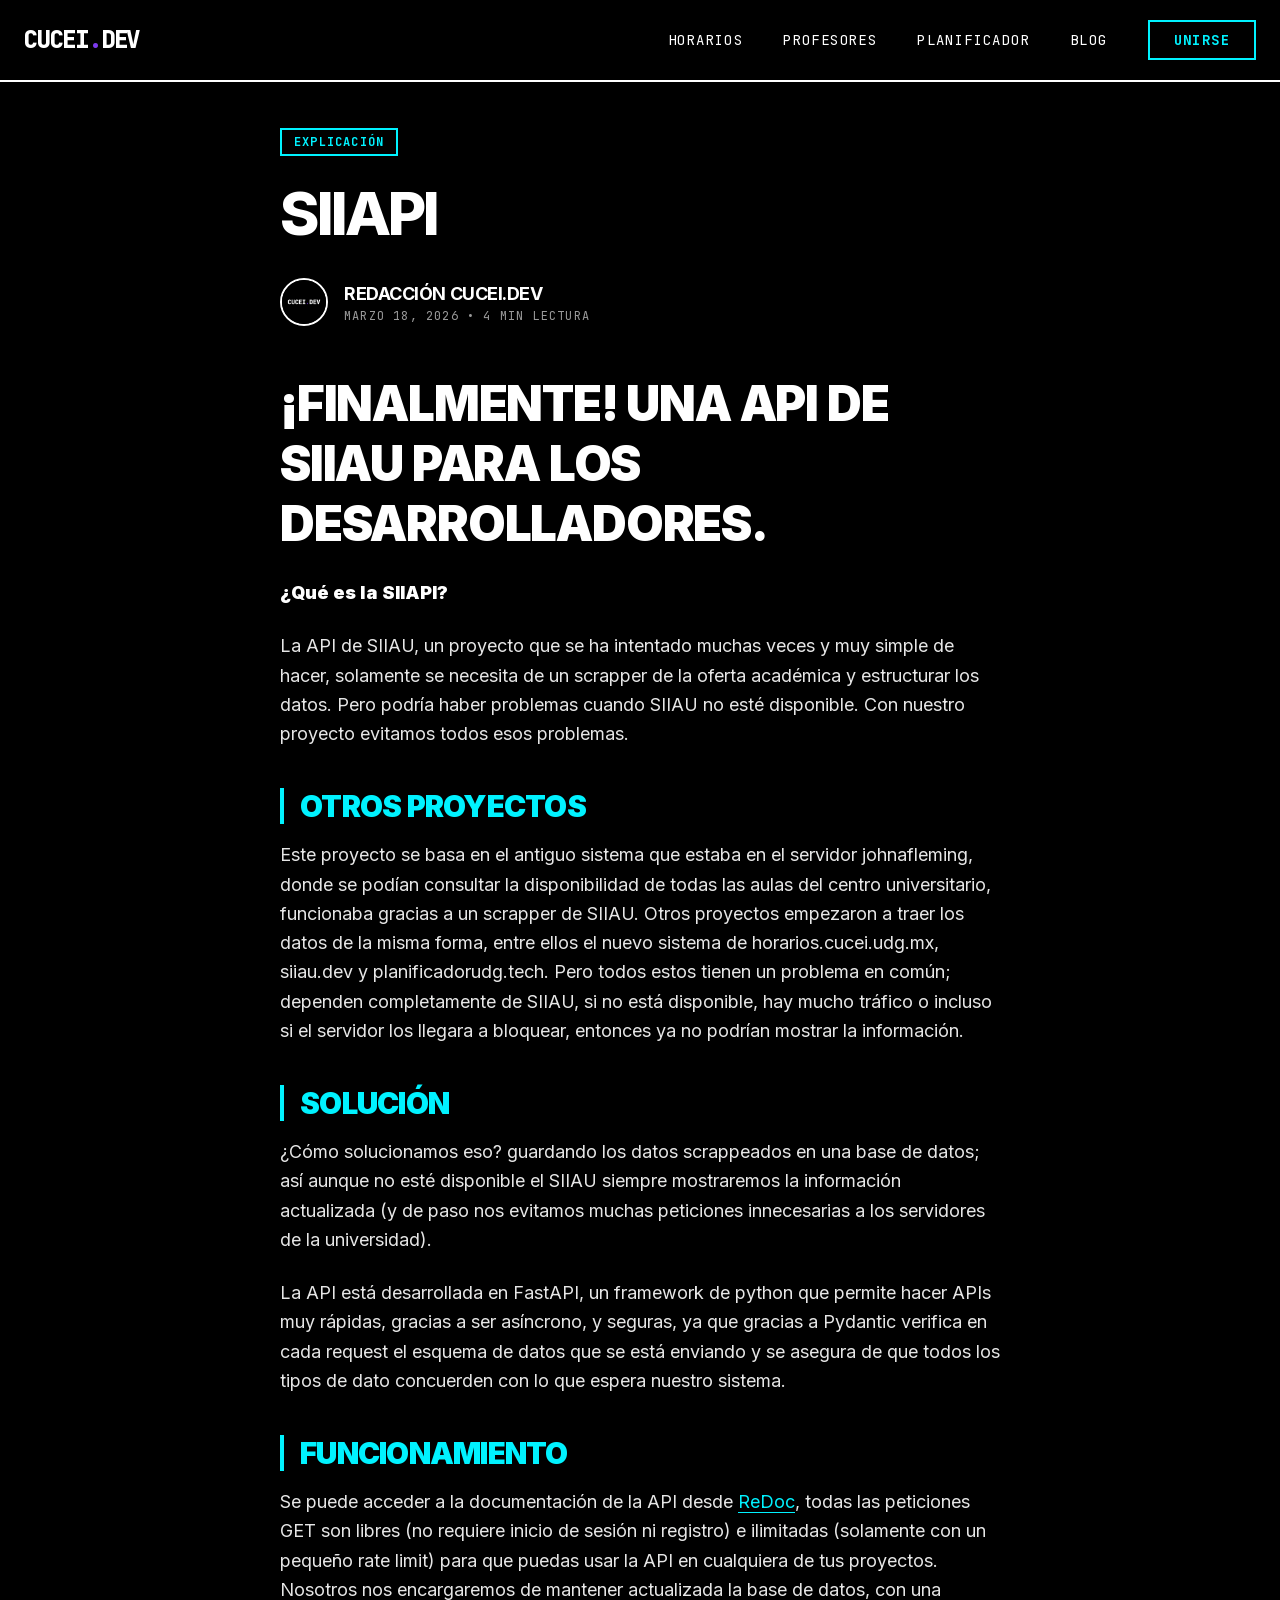
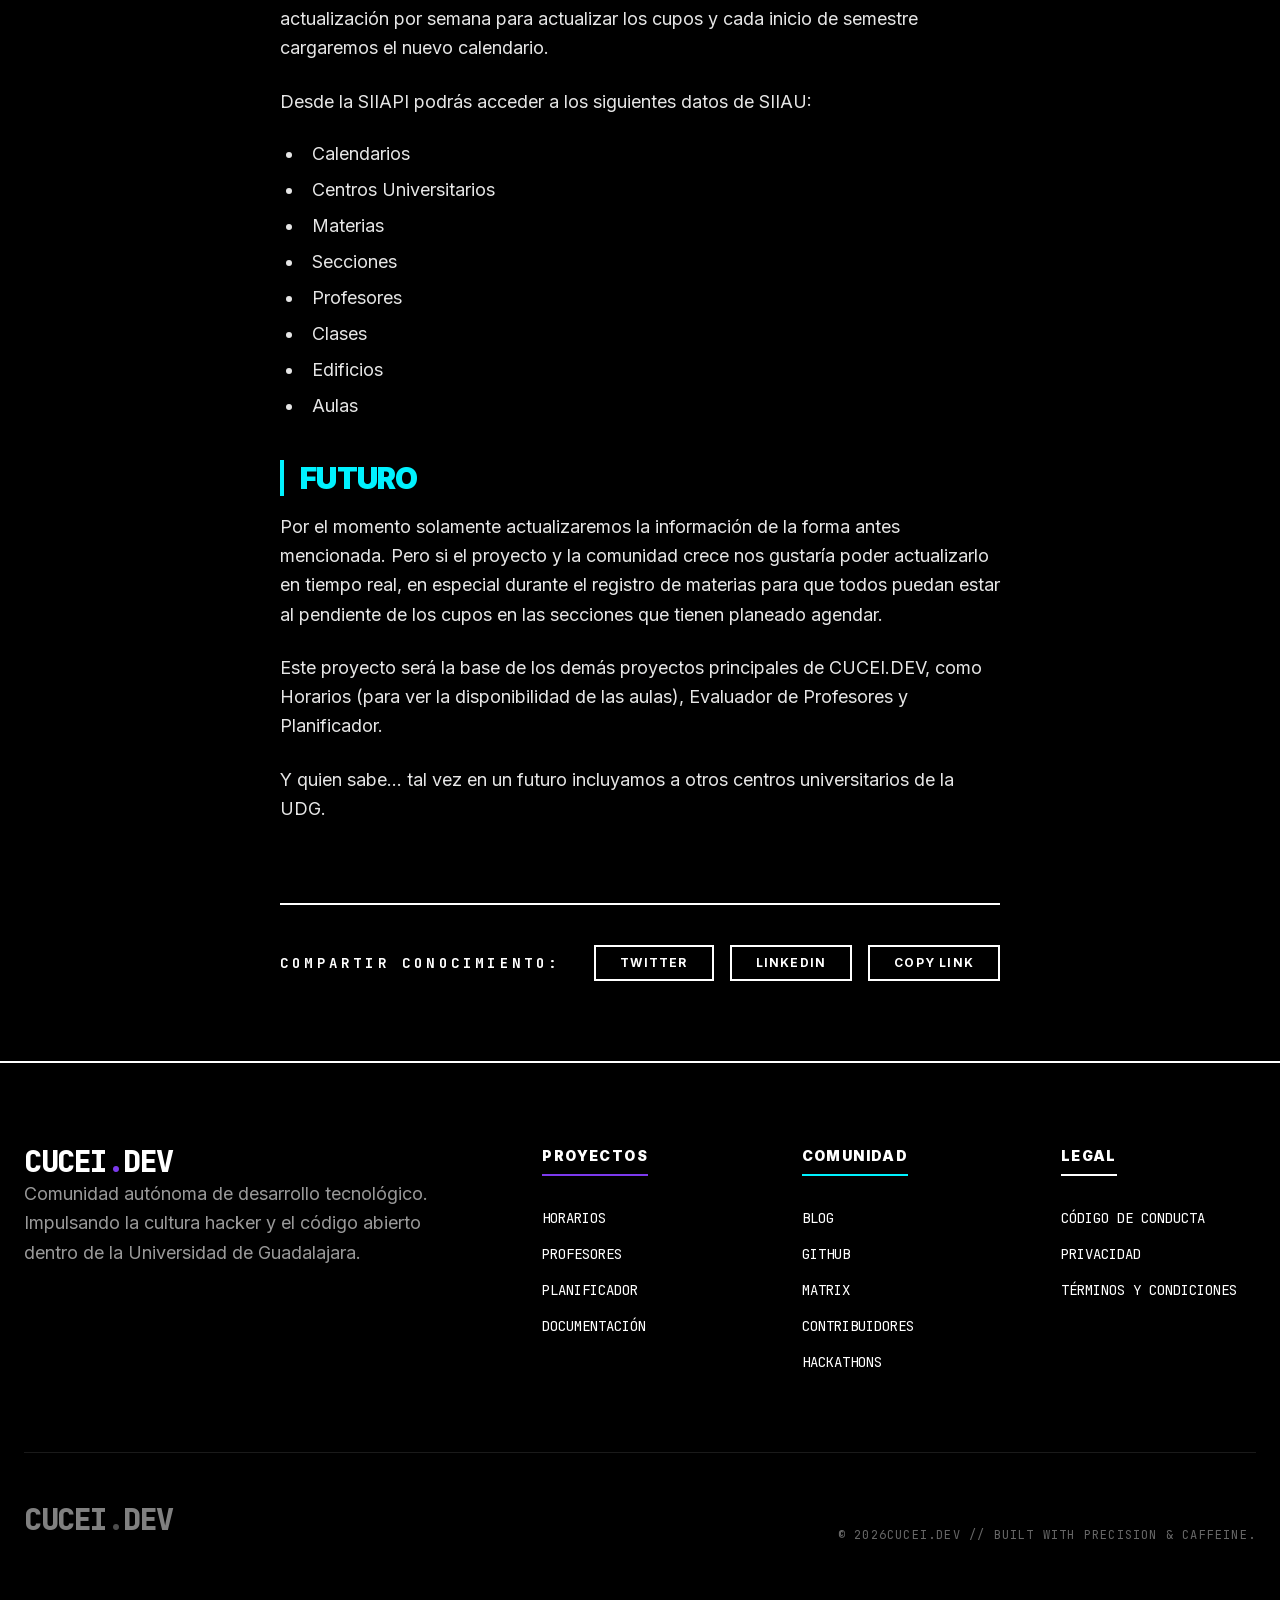
<file: blog/siiapi/index.html>
<!DOCTYPE html><html lang="es"><head><meta charSet="utf-8"/><meta name="viewport" content="width=device-width, initial-scale=1"/><link rel="preload" href="/_next/static/media/70bc3e132a0a741e-s.p.1409xf.ylxg8g.woff2" as="font" crossorigin="" type="font/woff2"/><link rel="preload" href="/_next/static/media/83afe278b6a6bb3c-s.p.0q-301v4kxxnr.woff2" as="font" crossorigin="" type="font/woff2"/><link rel="stylesheet" href="/_next/static/chunks/0ds41nxy6clu7.css" data-precedence="next"/><link rel="preload" as="script" fetchPriority="low" href="/_next/static/chunks/0ttfxp0_zwluf.js"/><script src="/_next/static/chunks/11~boff4mh9q9.js" async=""></script><script src="/_next/static/chunks/0zkad_7hivf3u.js" async=""></script><script src="/_next/static/chunks/0q7ms.cde.eqm.js" async=""></script><script src="/_next/static/chunks/turbopack-0ewo1aobb676d.js" async=""></script><script src="/_next/static/chunks/019y5sdtmswn3.js" async=""></script><script src="/_next/static/chunks/029w73vi9khoh.js" async=""></script><script src="/_next/static/chunks/148ed3xwoyf0a.js" async=""></script><link rel="preload" href="https://a.rahcode.com/api/script.js" as="script"/><link rel="apple-touch-icon" sizes="57x57" href="/apple-icon-57x57.png"/><link rel="apple-touch-icon" sizes="60x60" href="/apple-icon-60x60.png"/><link rel="apple-touch-icon" sizes="72x72" href="/apple-icon-72x72.png"/><link rel="apple-touch-icon" sizes="76x76" href="/apple-icon-76x76.png"/><link rel="apple-touch-icon" sizes="114x114" href="/apple-icon-114x114.png"/><link rel="apple-touch-icon" sizes="120x120" href="/apple-icon-120x120.png"/><link rel="apple-touch-icon" sizes="144x144" href="/apple-icon-144x144.png"/><link rel="apple-touch-icon" sizes="152x152" href="/apple-icon-152x152.png"/><link rel="apple-touch-icon" sizes="180x180" href="/apple-icon-180x180.png"/><link rel="icon" type="image/png" sizes="192x192" href="/android-icon-192x192.png"/><link rel="icon" type="image/png" sizes="32x32" href="/favicon-32x32.png"/><link rel="icon" type="image/png" sizes="96x96" href="/favicon-96x96.png"/><link rel="icon" type="image/png" sizes="16x16" href="/favicon-16x16.png"/><link rel="manifest" href="/manifest.json"/><meta name="msapplication-TileColor" content="#6931C9"/><meta name="msapplication-TileImage" content="/ms-icon-144x144.png"/><meta name="theme-color" content="#6931C9"/><meta name="next-size-adjust" content=""/><title>CUCEI.DEV</title><meta name="description" content="Comunidad independiente de desarrollo tecnológico de los alumnos de CUCEI, Universidad de Guadalajara."/><script src="/_next/static/chunks/03~yq9q893hmn.js" noModule=""></script></head><body class="inter_5e89cbca-module__XMex2G__variable jetbrains_mono_7dea1b4c-module__7ibYFq__variable antialiased bg-black text-white"><div hidden=""><!--$--><!--/$--></div><nav class="fixed top-0 w-full z-50 bg-black border-b-2 border-white"><div class="max-w-7xl mx-auto px-6"><div class="flex justify-between items-center h-20"><div class="flex items-center"><a class="font-mono text-2xl font-extrabold tracking-tighter text-white" href="/">CUCEI<span class="text-primary">.</span>DEV</a></div><div class="hidden md:flex items-center space-x-10 font-mono text-sm uppercase tracking-widest"><a class="hover:text-primary transition-colors" href="https://horarios.cucei.dev">Horarios</a><a class="hover:text-primary transition-colors" href="/#profesores">Profesores</a><a class="hover:text-primary transition-colors" href="https://agenda.cucei.dev">Planificador</a><a class="hover:text-primary transition-colors" href="/blog/">Blog</a><a class="border-2 border-neon text-neon px-6 py-2 hover:bg-neon hover:text-black transition-all font-bold" href="/#join">UNIRSE</a></div></div></div></nav><main class="pt-32 pb-20"><article class="max-w-3xl mx-auto px-6"><header class="mb-12"><div class="inline-block px-3 py-1 border-2 border-neon text-neon font-mono text-xs mb-6 uppercase tracking-widest font-bold">Explicación</div><h1 class="text-5xl md:text-6xl font-extrabold mb-8 leading-[1.1] tracking-tighter uppercase">SIIAPI</h1><div class="flex items-center gap-4"><img alt="Author Avatar" loading="lazy" width="512" height="512" decoding="async" data-nimg="1" class="w-12 h-12 rounded-full border-2 border-white object-cover" style="color:transparent" src="/images/cucei.dev.png"/><div><div class="font-bold text-lg uppercase tracking-tight">Redacción CUCEI.DEV</div><div class="font-mono text-xs text-white/60 uppercase tracking-widest">Marzo 18, 2026 • 4 min lectura</div></div></div></header><div class="prose-custom"><h1>¡Finalmente! una API de SIIAU para los desarrolladores.</h1>
<p><strong>¿Qué es la SIIAPI?</strong></p>
<p>La API de SIIAU, un proyecto que se ha intentado muchas veces y muy simple de hacer, solamente se necesita de un scrapper de la oferta académica y estructurar los datos. Pero podría haber problemas cuando SIIAU no esté disponible. Con nuestro proyecto evitamos todos esos problemas.</p>
<h2>Otros proyectos</h2>
<p>Este proyecto se basa en el antiguo sistema que estaba en el servidor johnafleming, donde se podían consultar la disponibilidad de todas las aulas del centro universitario, funcionaba gracias a un scrapper de SIIAU. Otros proyectos empezaron a traer los datos de la misma forma, entre ellos el nuevo sistema de horarios.cucei.udg.mx, siiau.dev y planificadorudg.tech. Pero todos estos tienen un problema en común; dependen completamente de SIIAU, si no está disponible, hay mucho tráfico o incluso si el servidor los llegara a bloquear, entonces ya no podrían mostrar la información.</p>
<h2>Solución</h2>
<p>¿Cómo solucionamos eso? guardando los datos scrappeados en una base de datos; así aunque no esté disponible el SIIAU siempre mostraremos la información actualizada (y de paso nos evitamos muchas peticiones innecesarias a los servidores de la universidad).</p>
<p>La API está desarrollada en FastAPI, un framework de python que permite hacer APIs muy rápidas, gracias a ser asíncrono, y seguras, ya que gracias a Pydantic verifica en cada request el esquema de datos que se está enviando y se asegura de que todos los tipos de dato concuerden con lo que espera nuestro sistema.</p>
<h2>Funcionamiento</h2>
<p>Se puede acceder a la documentación de la API desde <a href="https://api.cucei.dev/redoc">ReDoc</a>, todas las peticiones GET son libres (no requiere inicio de sesión ni registro) e ilimitadas (solamente con un pequeño rate limit) para que puedas usar la API en cualquiera de tus proyectos. Nosotros nos encargaremos de mantener actualizada la base de datos, con una actualización por semana para actualizar los cupos y cada inicio de semestre cargaremos el nuevo calendario.</p>
<p>Desde la SIIAPI podrás acceder a los siguientes datos de SIIAU:</p>
<ul>
<li>Calendarios</li>
<li>Centros Universitarios</li>
<li>Materias</li>
<li>Secciones</li>
<li>Profesores</li>
<li>Clases</li>
<li>Edificios</li>
<li>Aulas</li>
</ul>
<h2>Futuro</h2>
<p>Por el momento solamente actualizaremos la información de la forma antes mencionada. Pero si el proyecto y la comunidad crece nos gustaría poder actualizarlo en tiempo real, en especial durante el registro de materias para que todos puedan estar al pendiente de los cupos en las secciones que tienen planeado agendar.</p>
<p>Este proyecto será la base de los demás proyectos principales de CUCEI.DEV, como Horarios (para ver la disponibilidad de las aulas), Evaluador de Profesores y Planificador.</p>
<p>Y quien sabe... tal vez en un futuro incluyamos a otros centros universitarios de la UDG.</p><section class="mt-20 pt-10 border-t-2 border-white"><div class="flex flex-col md:flex-row justify-between items-center gap-6"><div class="font-mono text-sm uppercase tracking-[0.3em] font-bold">Compartir Conocimiento:</div><div class="flex gap-4"><button class="border-2 border-white px-6 py-2 hover:bg-white hover:text-black transition-all font-bold uppercase text-xs tracking-widest">Twitter</button><button class="border-2 border-white px-6 py-2 hover:bg-white hover:text-black transition-all font-bold uppercase text-xs tracking-widest">LinkedIn</button><button class="border-2 border-white px-6 py-2 hover:bg-white hover:text-black transition-all font-bold uppercase text-xs tracking-widest">Copy Link</button></div></div></section></div></article></main><!--$--><!--/$--><footer class="bg-black py-20 border-t-2 border-white"><div class="max-w-7xl mx-auto px-6"><div class="grid md:grid-cols-2 lg:grid-cols-5 gap-16 mb-20"><div class="lg:col-span-2"><a class="font-mono text-3xl font-black text-white mb-8 tracking-tighter uppercase" href="/">CUCEI<span class="text-primary">.</span>DEV</a><p class="text-white/60 text-lg leading-relaxed max-w-md">Comunidad autónoma de desarrollo tecnológico. Impulsando la cultura hacker y el código abierto dentro de la Universidad de Guadalajara.</p></div><div><h5 class="text-white font-black uppercase tracking-widest mb-8 text-sm border-b-2 border-primary pb-2 inline-block">Proyectos</h5><ul class="space-y-4 font-mono text-sm uppercase"><li><a class="hover:text-primary transition-colors" href="https://horarios.cucei.dev">Horarios</a></li><li><a class="hover:text-primary transition-colors" href="/#profesores">Profesores</a></li><li><a class="hover:text-primary transition-colors" href="/#planificador">Planificador</a></li><li><a class="hover:text-primary transition-colors" href="https://api.cucei.dev/redoc">Documentación</a></li></ul></div><div><h5 class="text-white font-black uppercase tracking-widest mb-8 text-sm border-b-2 border-neon pb-2 inline-block">Comunidad</h5><ul class="space-y-4 font-mono text-sm uppercase"><li><a class="hover:text-neon transition-colors" href="/blog/">Blog</a></li><li><a class="hover:text-neon transition-colors" href="https://github.com/cucei-dev">GitHub</a></li><li><a class="hover:text-neon transition-colors" href="https://matrix.to/#/#cucei.dev:matrix.org">Matrix</a></li><li><a class="hover:text-neon transition-colors" href="/team/">Contribuidores</a></li><li><a class="hover:text-neon transition-colors" href="/hack/">Hackathons</a></li></ul></div><div><h5 class="text-white font-black uppercase tracking-widest mb-8 text-sm border-b-2 border-white pb-2 inline-block">Legal</h5><ul class="space-y-4 font-mono text-sm uppercase"><li><a class="hover:text-primary transition-colors" href="/conducta/">Código de Conducta</a></li><li><a class="hover:text-primary transition-colors" href="/privacidad/">Privacidad</a></li><li><a class="hover:text-primary transition-colors" href="/condiciones/">Términos y Condiciones</a></li></ul></div></div><div class="pt-12 border-t border-white/10 flex flex-col md:flex-row justify-between items-center gap-10"><div class="flex items-center gap-8 grayscale brightness-200 opacity-50"><a class="font-mono text-3xl font-black text-white mb-8 tracking-tighter uppercase" href="/">CUCEI<span class="text-primary">.</span>DEV</a></div><p class="text-xs font-mono text-white/40 uppercase tracking-widest">© <!-- -->2026<!-- -->cucei.dev // Built with precision &amp; caffeine.</p></div></div></footer><script src="/_next/static/chunks/0ttfxp0_zwluf.js" id="_R_" async=""></script><script>(self.__next_f=self.__next_f||[]).push([0])</script><script>self.__next_f.push([1,"1:\"$Sreact.fragment\"\n2:I[81928,[\"/_next/static/chunks/019y5sdtmswn3.js\",\"/_next/static/chunks/029w73vi9khoh.js\"],\"\"]\n3:I[39970,[\"/_next/static/chunks/019y5sdtmswn3.js\",\"/_next/static/chunks/029w73vi9khoh.js\"],\"default\"]\n4:I[94320,[\"/_next/static/chunks/019y5sdtmswn3.js\",\"/_next/static/chunks/029w73vi9khoh.js\"],\"default\"]\nd:I[99360,[\"/_next/static/chunks/019y5sdtmswn3.js\",\"/_next/static/chunks/029w73vi9khoh.js\"],\"default\",1]\n:HL[\"/_next/static/chunks/0ds41nxy6clu7.css\",\"style\"]\n:HL[\"/_next/static/media/70bc3e132a0a741e-s.p.1409xf.ylxg8g.woff2\",\"font\",{\"crossOrigin\":\"\",\"type\":\"font/woff2\"}]\n:HL[\"/_next/static/media/83afe278b6a6bb3c-s.p.0q-301v4kxxnr.woff2\",\"font\",{\"crossOrigin\":\"\",\"type\":\"font/woff2\"}]\n"])</script><script>self.__next_f.push([1,"0:{\"P\":null,\"c\":[\"\",\"blog\",\"siiapi\",\"\"],\"q\":\"\",\"i\":false,\"f\":[[[\"\",{\"children\":[\"blog\",{\"children\":[\"siiapi\",{\"children\":[\"__PAGE__\",{}]}]}]},\"$undefined\",\"$undefined\",16],[[\"$\",\"$1\",\"c\",{\"children\":[[[\"$\",\"link\",\"0\",{\"rel\":\"stylesheet\",\"href\":\"/_next/static/chunks/0ds41nxy6clu7.css\",\"precedence\":\"next\",\"crossOrigin\":\"$undefined\",\"nonce\":\"$undefined\"}],[\"$\",\"script\",\"script-0\",{\"src\":\"/_next/static/chunks/019y5sdtmswn3.js\",\"async\":true,\"nonce\":\"$undefined\"}],[\"$\",\"script\",\"script-1\",{\"src\":\"/_next/static/chunks/029w73vi9khoh.js\",\"async\":true,\"nonce\":\"$undefined\"}]],[\"$\",\"html\",null,{\"lang\":\"es\",\"children\":[[\"$\",\"head\",null,{\"children\":[[\"$\",\"link\",null,{\"rel\":\"apple-touch-icon\",\"sizes\":\"57x57\",\"href\":\"/apple-icon-57x57.png\"}],[\"$\",\"link\",null,{\"rel\":\"apple-touch-icon\",\"sizes\":\"60x60\",\"href\":\"/apple-icon-60x60.png\"}],[\"$\",\"link\",null,{\"rel\":\"apple-touch-icon\",\"sizes\":\"72x72\",\"href\":\"/apple-icon-72x72.png\"}],[\"$\",\"link\",null,{\"rel\":\"apple-touch-icon\",\"sizes\":\"76x76\",\"href\":\"/apple-icon-76x76.png\"}],[\"$\",\"link\",null,{\"rel\":\"apple-touch-icon\",\"sizes\":\"114x114\",\"href\":\"/apple-icon-114x114.png\"}],[\"$\",\"link\",null,{\"rel\":\"apple-touch-icon\",\"sizes\":\"120x120\",\"href\":\"/apple-icon-120x120.png\"}],[\"$\",\"link\",null,{\"rel\":\"apple-touch-icon\",\"sizes\":\"144x144\",\"href\":\"/apple-icon-144x144.png\"}],[\"$\",\"link\",null,{\"rel\":\"apple-touch-icon\",\"sizes\":\"152x152\",\"href\":\"/apple-icon-152x152.png\"}],[\"$\",\"link\",null,{\"rel\":\"apple-touch-icon\",\"sizes\":\"180x180\",\"href\":\"/apple-icon-180x180.png\"}],[\"$\",\"link\",null,{\"rel\":\"icon\",\"type\":\"image/png\",\"sizes\":\"192x192\",\"href\":\"/android-icon-192x192.png\"}],[\"$\",\"link\",null,{\"rel\":\"icon\",\"type\":\"image/png\",\"sizes\":\"32x32\",\"href\":\"/favicon-32x32.png\"}],[\"$\",\"link\",null,{\"rel\":\"icon\",\"type\":\"image/png\",\"sizes\":\"96x96\",\"href\":\"/favicon-96x96.png\"}],[\"$\",\"link\",null,{\"rel\":\"icon\",\"type\":\"image/png\",\"sizes\":\"16x16\",\"href\":\"/favicon-16x16.png\"}],[\"$\",\"link\",null,{\"rel\":\"manifest\",\"href\":\"/manifest.json\"}],[\"$\",\"meta\",null,{\"name\":\"msapplication-TileColor\",\"content\":\"#6931C9\"}],[\"$\",\"meta\",null,{\"name\":\"msapplication-TileImage\",\"content\":\"/ms-icon-144x144.png\"}],[\"$\",\"meta\",null,{\"name\":\"theme-color\",\"content\":\"#6931C9\"}]]}],[\"$\",\"body\",null,{\"className\":\"inter_5e89cbca-module__XMex2G__variable jetbrains_mono_7dea1b4c-module__7ibYFq__variable antialiased bg-black text-white\",\"children\":[[\"$\",\"nav\",null,{\"className\":\"fixed top-0 w-full z-50 bg-black border-b-2 border-white\",\"children\":[\"$\",\"div\",null,{\"className\":\"max-w-7xl mx-auto px-6\",\"children\":[\"$\",\"div\",null,{\"className\":\"flex justify-between items-center h-20\",\"children\":[[\"$\",\"div\",null,{\"className\":\"flex items-center\",\"children\":[\"$\",\"$L2\",null,{\"href\":\"/\",\"className\":\"font-mono text-2xl font-extrabold tracking-tighter text-white\",\"children\":[\"CUCEI\",[\"$\",\"span\",null,{\"className\":\"text-primary\",\"children\":\".\"}],\"DEV\"]}]}],[\"$\",\"div\",null,{\"className\":\"hidden md:flex items-center space-x-10 font-mono text-sm uppercase tracking-widest\",\"children\":[[\"$\",\"$L2\",null,{\"className\":\"hover:text-primary transition-colors\",\"href\":\"https://horarios.cucei.dev\",\"children\":\"Horarios\"}],[\"$\",\"$L2\",null,{\"className\":\"hover:text-primary transition-colors\",\"href\":\"/#profesores\",\"children\":\"Profesores\"}],[\"$\",\"$L2\",null,{\"className\":\"hover:text-primary transition-colors\",\"href\":\"https://agenda.cucei.dev\",\"children\":\"Planificador\"}],[\"$\",\"$L2\",null,{\"className\":\"hover:text-primary transition-colors\",\"href\":\"/blog\",\"children\":\"Blog\"}],[\"$\",\"$L2\",null,{\"className\":\"border-2 border-neon text-neon px-6 py-2 hover:bg-neon hover:text-black transition-all font-bold\",\"href\":\"/#join\",\"children\":\"UNIRSE\"}]]}]]}]}]}],[\"$\",\"$L3\",null,{\"parallelRouterKey\":\"children\",\"error\":\"$undefined\",\"errorStyles\":\"$undefined\",\"errorScripts\":\"$undefined\",\"template\":[\"$\",\"$L4\",null,{}],\"templateStyles\":\"$undefined\",\"templateScripts\":\"$undefined\",\"notFound\":[[[\"$\",\"title\",null,{\"children\":\"404: This page could not be found.\"}],[\"$\",\"div\",null,{\"style\":{\"fontFamily\":\"system-ui,\\\"Segoe UI\\\",Roboto,Helvetica,Arial,sans-serif,\\\"Apple Color Emoji\\\",\\\"Segoe UI Emoji\\\"\",\"height\":\"100vh\",\"textAlign\":\"center\",\"display\":\"flex\",\"flexDirection\":\"column\",\"alignItems\":\"center\",\"justifyContent\":\"center\"},\"children\":[\"$\",\"div\",null,{\"children\":[[\"$\",\"style\",null,{\"dangerouslySetInnerHTML\":{\"__html\":\"body{color:#000;background:#fff;margin:0}.next-error-h1{border-right:1px solid rgba(0,0,0,.3)}@media (prefers-color-scheme:dark){body{color:#fff;background:#000}.next-error-h1{border-right:1px solid rgba(255,255,255,.3)}}\"}}],[\"$\",\"h1\",null,{\"className\":\"next-error-h1\",\"style\":{\"display\":\"inline-block\",\"margin\":\"0 20px 0 0\",\"padding\":\"0 23px 0 0\",\"fontSize\":24,\"fontWeight\":500,\"verticalAlign\":\"top\",\"lineHeight\":\"49px\"},\"children\":404}],\"$L5\"]}]}]],[]],\"forbidden\":\"$undefined\",\"unauthorized\":\"$undefined\"}],\"$L6\",\"$L7\"]}]]}]]}],{\"children\":[\"$L8\",{\"children\":[\"$L9\",{\"children\":[\"$La\",{},null,false,null]},null,false,\"$@b\"]},null,false,\"$@b\"]},null,false,null],\"$Lc\",false]],\"m\":\"$undefined\",\"G\":[\"$d\",[\"$Le\"]],\"S\":true,\"h\":null,\"s\":\"$undefined\",\"l\":\"$undefined\",\"p\":\"$undefined\",\"d\":\"$undefined\",\"b\":\"lKkYwKM03vJLga8tsk1WK\"}\n"])</script><script>self.__next_f.push([1,"f:I[23591,[\"/_next/static/chunks/019y5sdtmswn3.js\",\"/_next/static/chunks/029w73vi9khoh.js\"],\"\"]\n10:I[60819,[\"/_next/static/chunks/019y5sdtmswn3.js\",\"/_next/static/chunks/029w73vi9khoh.js\"],\"ClientPageRoot\"]\n11:I[17538,[\"/_next/static/chunks/019y5sdtmswn3.js\",\"/_next/static/chunks/029w73vi9khoh.js\",\"/_next/static/chunks/148ed3xwoyf0a.js\"],\"default\"]\n14:I[4919,[\"/_next/static/chunks/019y5sdtmswn3.js\",\"/_next/static/chunks/029w73vi9khoh.js\"],\"OutletBoundary\"]\n15:\"$Sreact.suspense\"\n18:I[4919,[\"/_next/static/chunks/019y5sdtmswn3.js\",\"/_next/static/chunks/029w73vi9khoh.js\"],\"ViewportBoundary\"]\n1a:I[4919,[\"/_next/static/chunks/019y5sdtmswn3.js\",\"/_next/static/chunks/029w73vi9khoh.js\"],\"MetadataBoundary\"]\n5:[\"$\",\"div\",null,{\"style\":{\"display\":\"inline-block\"},\"children\":[\"$\",\"h2\",null,{\"style\":{\"fontSize\":14,\"fontWeight\":400,\"lineHeight\":\"49px\",\"margin\":0},\"children\":\"This page could not be found.\"}]}]\n"])</script><script>self.__next_f.push([1,"6:[\"$\",\"footer\",null,{\"className\":\"bg-black py-20 border-t-2 border-white\",\"children\":[\"$\",\"div\",null,{\"className\":\"max-w-7xl mx-auto px-6\",\"children\":[[\"$\",\"div\",null,{\"className\":\"grid md:grid-cols-2 lg:grid-cols-5 gap-16 mb-20\",\"children\":[[\"$\",\"div\",null,{\"className\":\"lg:col-span-2\",\"children\":[[\"$\",\"$L2\",null,{\"href\":\"/\",\"className\":\"font-mono text-3xl font-black text-white mb-8 tracking-tighter uppercase\",\"children\":[\"CUCEI\",[\"$\",\"span\",null,{\"className\":\"text-primary\",\"children\":\".\"}],\"DEV\"]}],[\"$\",\"p\",null,{\"className\":\"text-white/60 text-lg leading-relaxed max-w-md\",\"children\":\"Comunidad autónoma de desarrollo tecnológico. Impulsando la cultura hacker y el código abierto dentro de la Universidad de Guadalajara.\"}]]}],[\"$\",\"div\",null,{\"children\":[[\"$\",\"h5\",null,{\"className\":\"text-white font-black uppercase tracking-widest mb-8 text-sm border-b-2 border-primary pb-2 inline-block\",\"children\":\"Proyectos\"}],[\"$\",\"ul\",null,{\"className\":\"space-y-4 font-mono text-sm uppercase\",\"children\":[[\"$\",\"li\",null,{\"children\":[\"$\",\"$L2\",null,{\"className\":\"hover:text-primary transition-colors\",\"href\":\"https://horarios.cucei.dev\",\"children\":\"Horarios\"}]}],[\"$\",\"li\",null,{\"children\":[\"$\",\"$L2\",null,{\"className\":\"hover:text-primary transition-colors\",\"href\":\"/#profesores\",\"children\":\"Profesores\"}]}],[\"$\",\"li\",null,{\"children\":[\"$\",\"$L2\",null,{\"className\":\"hover:text-primary transition-colors\",\"href\":\"/#planificador\",\"children\":\"Planificador\"}]}],[\"$\",\"li\",null,{\"children\":[\"$\",\"a\",null,{\"className\":\"hover:text-primary transition-colors\",\"href\":\"https://api.cucei.dev/redoc\",\"children\":\"Documentación\"}]}]]}]]}],[\"$\",\"div\",null,{\"children\":[[\"$\",\"h5\",null,{\"className\":\"text-white font-black uppercase tracking-widest mb-8 text-sm border-b-2 border-neon pb-2 inline-block\",\"children\":\"Comunidad\"}],[\"$\",\"ul\",null,{\"className\":\"space-y-4 font-mono text-sm uppercase\",\"children\":[[\"$\",\"li\",null,{\"children\":[\"$\",\"$L2\",null,{\"className\":\"hover:text-neon transition-colors\",\"href\":\"/blog\",\"children\":\"Blog\"}]}],[\"$\",\"li\",null,{\"children\":[\"$\",\"a\",null,{\"className\":\"hover:text-neon transition-colors\",\"href\":\"https://github.com/cucei-dev\",\"children\":\"GitHub\"}]}],[\"$\",\"li\",null,{\"children\":[\"$\",\"a\",null,{\"className\":\"hover:text-neon transition-colors\",\"href\":\"https://matrix.to/#/#cucei.dev:matrix.org\",\"children\":\"Matrix\"}]}],[\"$\",\"li\",null,{\"children\":[\"$\",\"$L2\",null,{\"className\":\"hover:text-neon transition-colors\",\"href\":\"/team\",\"children\":\"Contribuidores\"}]}],[\"$\",\"li\",null,{\"children\":[\"$\",\"$L2\",null,{\"className\":\"hover:text-neon transition-colors\",\"href\":\"/hack\",\"children\":\"Hackathons\"}]}]]}]]}],[\"$\",\"div\",null,{\"children\":[[\"$\",\"h5\",null,{\"className\":\"text-white font-black uppercase tracking-widest mb-8 text-sm border-b-2 border-white pb-2 inline-block\",\"children\":\"Legal\"}],[\"$\",\"ul\",null,{\"className\":\"space-y-4 font-mono text-sm uppercase\",\"children\":[[\"$\",\"li\",null,{\"children\":[\"$\",\"$L2\",null,{\"className\":\"hover:text-primary transition-colors\",\"href\":\"/conducta\",\"children\":\"Código de Conducta\"}]}],[\"$\",\"li\",null,{\"children\":[\"$\",\"$L2\",null,{\"className\":\"hover:text-primary transition-colors\",\"href\":\"/privacidad\",\"children\":\"Privacidad\"}]}],[\"$\",\"li\",null,{\"children\":[\"$\",\"$L2\",null,{\"className\":\"hover:text-primary transition-colors\",\"href\":\"/condiciones\",\"children\":\"Términos y Condiciones\"}]}]]}]]}]]}],[\"$\",\"div\",null,{\"className\":\"pt-12 border-t border-white/10 flex flex-col md:flex-row justify-between items-center gap-10\",\"children\":[[\"$\",\"div\",null,{\"className\":\"flex items-center gap-8 grayscale brightness-200 opacity-50\",\"children\":[\"$\",\"$L2\",null,{\"href\":\"/\",\"className\":\"font-mono text-3xl font-black text-white mb-8 tracking-tighter uppercase\",\"children\":[\"CUCEI\",[\"$\",\"span\",null,{\"className\":\"text-primary\",\"children\":\".\"}],\"DEV\"]}]}],[\"$\",\"p\",null,{\"className\":\"text-xs font-mono text-white/40 uppercase tracking-widest\",\"children\":[\"© \",2026,\"cucei.dev // Built with precision \u0026 caffeine.\"]}]]}]]}]}]\n"])</script><script>self.__next_f.push([1,"7:[\"$\",\"$Lf\",null,{\"src\":\"https://a.rahcode.com/api/script.js\",\"data-site-id\":\"ae948e03e86b\",\"strategy\":\"afterInteractive\"}]\n8:[\"$\",\"$1\",\"c\",{\"children\":[null,[\"$\",\"$L3\",null,{\"parallelRouterKey\":\"children\",\"error\":\"$undefined\",\"errorStyles\":\"$undefined\",\"errorScripts\":\"$undefined\",\"template\":[\"$\",\"$L4\",null,{}],\"templateStyles\":\"$undefined\",\"templateScripts\":\"$undefined\",\"notFound\":\"$undefined\",\"forbidden\":\"$undefined\",\"unauthorized\":\"$undefined\"}]]}]\n9:[\"$\",\"$1\",\"c\",{\"children\":[null,[\"$\",\"$L3\",null,{\"parallelRouterKey\":\"children\",\"error\":\"$undefined\",\"errorStyles\":\"$undefined\",\"errorScripts\":\"$undefined\",\"template\":[\"$\",\"$L4\",null,{}],\"templateStyles\":\"$undefined\",\"templateScripts\":\"$undefined\",\"notFound\":\"$undefined\",\"forbidden\":\"$undefined\",\"unauthorized\":\"$undefined\"}]]}]\na:[\"$\",\"$1\",\"c\",{\"children\":[[\"$\",\"$L10\",null,{\"Component\":\"$11\",\"serverProvidedParams\":{\"searchParams\":{},\"params\":{},\"promises\":[\"$@12\",\"$@13\"]}}],[[\"$\",\"script\",\"script-0\",{\"src\":\"/_next/static/chunks/148ed3xwoyf0a.js\",\"async\":true,\"nonce\":\"$undefined\"}]],[\"$\",\"$L14\",null,{\"children\":[\"$\",\"$15\",null,{\"name\":\"Next.MetadataOutlet\",\"children\":\"$@16\"}]}]]}]\n17:[]\nb:\"$W17\"\nc:[\"$\",\"$1\",\"h\",{\"children\":[null,[\"$\",\"$L18\",null,{\"children\":\"$L19\"}],[\"$\",\"div\",null,{\"hidden\":true,\"children\":[\"$\",\"$L1a\",null,{\"children\":[\"$\",\"$15\",null,{\"name\":\"Next.Metadata\",\"children\":\"$L1b\"}]}]}],[\"$\",\"meta\",null,{\"name\":\"next-size-adjust\",\"content\":\"\"}]]}]\ne:[\"$\",\"link\",\"0\",{\"rel\":\"stylesheet\",\"href\":\"/_next/static/chunks/0ds41nxy6clu7.css\",\"precedence\":\"next\",\"crossOrigin\":\"$undefined\",\"nonce\":\"$undefined\"}]\n"])</script><script>self.__next_f.push([1,"12:{}\n13:\"$a:props:children:0:props:serverProvidedParams:params\"\n"])</script><script>self.__next_f.push([1,"19:[[\"$\",\"meta\",\"0\",{\"charSet\":\"utf-8\"}],[\"$\",\"meta\",\"1\",{\"name\":\"viewport\",\"content\":\"width=device-width, initial-scale=1\"}]]\n"])</script><script>self.__next_f.push([1,"16:null\n1b:[[\"$\",\"title\",\"0\",{\"children\":\"CUCEI.DEV\"}],[\"$\",\"meta\",\"1\",{\"name\":\"description\",\"content\":\"Comunidad independiente de desarrollo tecnológico de los alumnos de CUCEI, Universidad de Guadalajara.\"}]]\n"])</script></body></html>
</file>
<file: _next/static/chunks/0ds41nxy6clu7.css>
@font-face{font-family:Inter;font-style:normal;font-weight:100 900;font-display:swap;src:url(../media/2c55a0e60120577a-s.0bjc5tiuqdqro.woff2)format("woff2");unicode-range:U+460-52F,U+1C80-1C8A,U+20B4,U+2DE0-2DFF,U+A640-A69F,U+FE2E-FE2F}@font-face{font-family:Inter;font-style:normal;font-weight:100 900;font-display:swap;src:url(../media/9c72aa0f40e4eef8-s.0m6w47a4e5dy9.woff2)format("woff2");unicode-range:U+301,U+400-45F,U+490-491,U+4B0-4B1,U+2116}@font-face{font-family:Inter;font-style:normal;font-weight:100 900;font-display:swap;src:url(../media/ad66f9afd8947f86-s.11u06r12fd6v_.woff2)format("woff2");unicode-range:U+1F??}@font-face{font-family:Inter;font-style:normal;font-weight:100 900;font-display:swap;src:url(../media/5476f68d60460930-s.0wxq9webf.ew4.woff2)format("woff2");unicode-range:U+370-377,U+37A-37F,U+384-38A,U+38C,U+38E-3A1,U+3A3-3FF}@font-face{font-family:Inter;font-style:normal;font-weight:100 900;font-display:swap;src:url(../media/2bbe8d2671613f1f-s.067x_6k0k23tk.woff2)format("woff2");unicode-range:U+102-103,U+110-111,U+128-129,U+168-169,U+1A0-1A1,U+1AF-1B0,U+300-301,U+303-304,U+308-309,U+323,U+329,U+1EA0-1EF9,U+20AB}@font-face{font-family:Inter;font-style:normal;font-weight:100 900;font-display:swap;src:url(../media/1bffadaabf893a1e-s.16ipb6fqu393i.woff2)format("woff2");unicode-range:U+100-2BA,U+2BD-2C5,U+2C7-2CC,U+2CE-2D7,U+2DD-2FF,U+304,U+308,U+329,U+1D00-1DBF,U+1E00-1E9F,U+1EF2-1EFF,U+2020,U+20A0-20AB,U+20AD-20C0,U+2113,U+2C60-2C7F,U+A720-A7FF}@font-face{font-family:Inter;font-style:normal;font-weight:100 900;font-display:swap;src:url(../media/83afe278b6a6bb3c-s.p.0q-301v4kxxnr.woff2)format("woff2");unicode-range:U+??,U+131,U+152-153,U+2BB-2BC,U+2C6,U+2DA,U+2DC,U+304,U+308,U+329,U+2000-206F,U+20AC,U+2122,U+2191,U+2193,U+2212,U+2215,U+FEFF,U+FFFD}@font-face{font-family:Inter Fallback;src:local(Arial);ascent-override:90.44%;descent-override:22.52%;line-gap-override:0.0%;size-adjust:107.12%}.inter_5e89cbca-module__XMex2G__className{font-family:Inter,Inter Fallback;font-style:normal}.inter_5e89cbca-module__XMex2G__variable{--font-display:"Inter", "Inter Fallback"}
@font-face{font-family:JetBrains Mono;font-style:normal;font-weight:100 800;font-display:swap;src:url(../media/13bf9871fe164e7f-s.0s19wthhh_6~m.woff2)format("woff2");unicode-range:U+460-52F,U+1C80-1C8A,U+20B4,U+2DE0-2DFF,U+A640-A69F,U+FE2E-FE2F}@font-face{font-family:JetBrains Mono;font-style:normal;font-weight:100 800;font-display:swap;src:url(../media/cc545e633e20c56d-s.0dza.stei.9v7.woff2)format("woff2");unicode-range:U+301,U+400-45F,U+490-491,U+4B0-4B1,U+2116}@font-face{font-family:JetBrains Mono;font-style:normal;font-weight:100 800;font-display:swap;src:url(../media/71b036adf157cdcf-s.03nf~dfjdkf~..woff2)format("woff2");unicode-range:U+370-377,U+37A-37F,U+384-38A,U+38C,U+38E-3A1,U+3A3-3FF}@font-face{font-family:JetBrains Mono;font-style:normal;font-weight:100 800;font-display:swap;src:url(../media/89b21bb081cb7469-s.0gfhww.tctz1o.woff2)format("woff2");unicode-range:U+102-103,U+110-111,U+128-129,U+168-169,U+1A0-1A1,U+1AF-1B0,U+300-301,U+303-304,U+308-309,U+323,U+329,U+1EA0-1EF9,U+20AB}@font-face{font-family:JetBrains Mono;font-style:normal;font-weight:100 800;font-display:swap;src:url(../media/3fe682a82f50d426-s.09q3q1i5159bl.woff2)format("woff2");unicode-range:U+100-2BA,U+2BD-2C5,U+2C7-2CC,U+2CE-2D7,U+2DD-2FF,U+304,U+308,U+329,U+1D00-1DBF,U+1E00-1E9F,U+1EF2-1EFF,U+2020,U+20A0-20AB,U+20AD-20C0,U+2113,U+2C60-2C7F,U+A720-A7FF}@font-face{font-family:JetBrains Mono;font-style:normal;font-weight:100 800;font-display:swap;src:url(../media/70bc3e132a0a741e-s.p.1409xf.ylxg8g.woff2)format("woff2");unicode-range:U+??,U+131,U+152-153,U+2BB-2BC,U+2C6,U+2DA,U+2DC,U+304,U+308,U+329,U+2000-206F,U+20AC,U+2122,U+2191,U+2193,U+2212,U+2215,U+FEFF,U+FFFD}@font-face{font-family:JetBrains Mono Fallback;src:local(Arial);ascent-override:75.79%;descent-override:22.29%;line-gap-override:0.0%;size-adjust:134.59%}.jetbrains_mono_7dea1b4c-module__7ibYFq__className{font-family:JetBrains Mono,JetBrains Mono Fallback;font-style:normal}.jetbrains_mono_7dea1b4c-module__7ibYFq__variable{--font-mono:"JetBrains Mono", "JetBrains Mono Fallback"}
@layer properties{@supports (((-webkit-hyphens:none)) and (not (margin-trim:inline))) or ((-moz-orient:inline) and (not (color:rgb(from red r g b)))){*,:before,:after,::backdrop{--tw-space-y-reverse:0;--tw-space-x-reverse:0;--tw-border-style:solid;--tw-leading:initial;--tw-font-weight:initial;--tw-tracking:initial;--tw-blur:initial;--tw-brightness:initial;--tw-contrast:initial;--tw-grayscale:initial;--tw-hue-rotate:initial;--tw-invert:initial;--tw-opacity:initial;--tw-saturate:initial;--tw-sepia:initial;--tw-drop-shadow:initial;--tw-drop-shadow-color:initial;--tw-drop-shadow-alpha:100%;--tw-drop-shadow-size:initial;--tw-duration:initial;--tw-translate-x:0;--tw-translate-y:0;--tw-translate-z:0;--tw-shadow:0 0 #0000;--tw-shadow-color:initial;--tw-shadow-alpha:100%;--tw-inset-shadow:0 0 #0000;--tw-inset-shadow-color:initial;--tw-inset-shadow-alpha:100%;--tw-ring-color:initial;--tw-ring-shadow:0 0 #0000;--tw-inset-ring-color:initial;--tw-inset-ring-shadow:0 0 #0000;--tw-ring-inset:initial;--tw-ring-offset-width:0px;--tw-ring-offset-color:#fff;--tw-ring-offset-shadow:0 0 #0000}}}@layer theme{:root,:host{--font-sans:ui-sans-serif, system-ui, sans-serif, "Apple Color Emoji", "Segoe UI Emoji", "Segoe UI Symbol", "Noto Color Emoji";--font-mono:ui-monospace, SFMono-Regular, Menlo, Monaco, Consolas, "Liberation Mono", "Courier New", monospace;--color-black:#000;--color-white:#fff;--spacing:.25rem;--container-md:28rem;--container-lg:32rem;--container-2xl:42rem;--container-3xl:48rem;--container-4xl:56rem;--container-6xl:72rem;--container-7xl:80rem;--text-xs:.75rem;--text-xs--line-height:calc(1 / .75);--text-sm:.875rem;--text-sm--line-height:calc(1.25 / .875);--text-base:1rem;--text-base--line-height:calc(1.5 / 1);--text-lg:1.125rem;--text-lg--line-height:calc(1.75 / 1.125);--text-xl:1.25rem;--text-xl--line-height:calc(1.75 / 1.25);--text-2xl:1.5rem;--text-2xl--line-height:calc(2 / 1.5);--text-3xl:1.875rem;--text-3xl--line-height:calc(2.25 / 1.875);--text-4xl:2.25rem;--text-4xl--line-height:calc(2.5 / 2.25);--text-5xl:3rem;--text-5xl--line-height:1;--text-6xl:3.75rem;--text-6xl--line-height:1;--text-7xl:4.5rem;--text-7xl--line-height:1;--text-8xl:6rem;--text-8xl--line-height:1;--font-weight-light:300;--font-weight-bold:700;--font-weight-extrabold:800;--font-weight-black:900;--tracking-tighter:-.05em;--tracking-tight:-.025em;--tracking-widest:.1em;--leading-tight:1.25;--leading-relaxed:1.625;--aspect-video:16 / 9;--default-transition-duration:.15s;--default-transition-timing-function:cubic-bezier(.4, 0, .2, 1);--default-font-family:var(--font-sans);--default-mono-font-family:var(--font-mono)}}@layer base{*,:after,:before,::backdrop{box-sizing:border-box;border:0 solid;margin:0;padding:0}::file-selector-button{box-sizing:border-box;border:0 solid;margin:0;padding:0}html,:host{-webkit-text-size-adjust:100%;tab-size:4;line-height:1.5;font-family:var(--default-font-family,ui-sans-serif, system-ui, sans-serif, "Apple Color Emoji", "Segoe UI Emoji", "Segoe UI Symbol", "Noto Color Emoji");font-feature-settings:var(--default-font-feature-settings,normal);font-variation-settings:var(--default-font-variation-settings,normal);-webkit-tap-highlight-color:transparent}hr{height:0;color:inherit;border-top-width:1px}abbr:where([title]){-webkit-text-decoration:underline dotted;text-decoration:underline dotted}h1,h2,h3,h4,h5,h6{font-size:inherit;font-weight:inherit}a{color:inherit;-webkit-text-decoration:inherit;-webkit-text-decoration:inherit;-webkit-text-decoration:inherit;-webkit-text-decoration:inherit;text-decoration:inherit}b,strong{font-weight:bolder}code,kbd,samp,pre{font-family:var(--default-mono-font-family,ui-monospace, SFMono-Regular, Menlo, Monaco, Consolas, "Liberation Mono", "Courier New", monospace);font-feature-settings:var(--default-mono-font-feature-settings,normal);font-variation-settings:var(--default-mono-font-variation-settings,normal);font-size:1em}small{font-size:80%}sub,sup{vertical-align:baseline;font-size:75%;line-height:0;position:relative}sub{bottom:-.25em}sup{top:-.5em}table{text-indent:0;border-color:inherit;border-collapse:collapse}:-moz-focusring{outline:auto}progress{vertical-align:baseline}summary{display:list-item}ol,ul,menu{list-style:none}img,svg,video,canvas,audio,iframe,embed,object{vertical-align:middle;display:block}img,video{max-width:100%;height:auto}button,input,select,optgroup,textarea{font:inherit;font-feature-settings:inherit;font-variation-settings:inherit;letter-spacing:inherit;color:inherit;opacity:1;background-color:#0000;border-radius:0}::file-selector-button{font:inherit;font-feature-settings:inherit;font-variation-settings:inherit;letter-spacing:inherit;color:inherit;opacity:1;background-color:#0000;border-radius:0}:where(select:is([multiple],[size])) optgroup{font-weight:bolder}:where(select:is([multiple],[size])) optgroup option{padding-inline-start:20px}::file-selector-button{margin-inline-end:4px}::placeholder{opacity:1}@supports (not ((-webkit-appearance:-apple-pay-button))) or (contain-intrinsic-size:1px){::placeholder{color:currentColor}@supports (color:color-mix(in lab, red, red)){::placeholder{color:color-mix(in oklab, currentcolor 50%, transparent)}}}textarea{resize:vertical}::-webkit-search-decoration{-webkit-appearance:none}::-webkit-date-and-time-value{min-height:1lh;text-align:inherit}::-webkit-datetime-edit{display:inline-flex}::-webkit-datetime-edit-fields-wrapper{padding:0}::-webkit-datetime-edit{padding-block:0}::-webkit-datetime-edit-year-field{padding-block:0}::-webkit-datetime-edit-month-field{padding-block:0}::-webkit-datetime-edit-day-field{padding-block:0}::-webkit-datetime-edit-hour-field{padding-block:0}::-webkit-datetime-edit-minute-field{padding-block:0}::-webkit-datetime-edit-second-field{padding-block:0}::-webkit-datetime-edit-millisecond-field{padding-block:0}::-webkit-datetime-edit-meridiem-field{padding-block:0}::-webkit-calendar-picker-indicator{line-height:1}:-moz-ui-invalid{box-shadow:none}button,input:where([type=button],[type=reset],[type=submit]){appearance:button}::file-selector-button{appearance:button}::-webkit-inner-spin-button{height:auto}::-webkit-outer-spin-button{height:auto}[hidden]:where(:not([hidden=until-found])){display:none!important}}@layer components;@layer utilities{.visible{visibility:visible}.absolute{position:absolute}.fixed{position:fixed}.relative{position:relative}.sticky{position:sticky}.top-0{top:calc(var(--spacing) * 0)}.top-4{top:calc(var(--spacing) * 4)}.top-32{top:calc(var(--spacing) * 32)}.left-4{left:calc(var(--spacing) * 4)}.z-10{z-index:10}.z-50{z-index:50}.m-0{margin:calc(var(--spacing) * 0)}.mx-auto{margin-inline:auto}.my-8{margin-block:calc(var(--spacing) * 8)}.my-16{margin-block:calc(var(--spacing) * 16)}.mt-3{margin-top:calc(var(--spacing) * 3)}.mt-6{margin-top:calc(var(--spacing) * 6)}.mt-20{margin-top:calc(var(--spacing) * 20)}.mt-24{margin-top:calc(var(--spacing) * 24)}.mb-2{margin-bottom:calc(var(--spacing) * 2)}.mb-3{margin-bottom:calc(var(--spacing) * 3)}.mb-4{margin-bottom:calc(var(--spacing) * 4)}.mb-6{margin-bottom:calc(var(--spacing) * 6)}.mb-8{margin-bottom:calc(var(--spacing) * 8)}.mb-10{margin-bottom:calc(var(--spacing) * 10)}.mb-12{margin-bottom:calc(var(--spacing) * 12)}.mb-16{margin-bottom:calc(var(--spacing) * 16)}.mb-20{margin-bottom:calc(var(--spacing) * 20)}.block{display:block}.contents{display:contents}.flex{display:flex}.grid{display:grid}.hidden{display:none}.inline-block{display:inline-block}.inline-flex{display:inline-flex}.aspect-video{aspect-ratio:var(--aspect-video)}.h-1{height:calc(var(--spacing) * 1)}.h-12{height:calc(var(--spacing) * 12)}.h-14{height:calc(var(--spacing) * 14)}.h-16{height:calc(var(--spacing) * 16)}.h-20{height:calc(var(--spacing) * 20)}.h-full{height:100%}.min-h-screen{min-height:100vh}.w-1{width:calc(var(--spacing) * 1)}.w-2{width:calc(var(--spacing) * 2)}.w-12{width:calc(var(--spacing) * 12)}.w-16{width:calc(var(--spacing) * 16)}.w-64{width:calc(var(--spacing) * 64)}.w-full{width:100%}.max-w-2xl{max-width:var(--container-2xl)}.max-w-3xl{max-width:var(--container-3xl)}.max-w-4xl{max-width:var(--container-4xl)}.max-w-6xl{max-width:var(--container-6xl)}.max-w-7xl{max-width:var(--container-7xl)}.max-w-lg{max-width:var(--container-lg)}.max-w-md{max-width:var(--container-md)}.flex-1{flex:1}.shrink-0{flex-shrink:0}.grow{flex-grow:1}.resize-none{resize:none}.scroll-mt-20{scroll-margin-top:calc(var(--spacing) * 20)}.grid-cols-1{grid-template-columns:repeat(1,minmax(0,1fr))}.flex-col{flex-direction:column}.flex-wrap{flex-wrap:wrap}.items-center{align-items:center}.items-start{align-items:flex-start}.justify-between{justify-content:space-between}.justify-center{justify-content:center}.gap-0{gap:calc(var(--spacing) * 0)}.gap-2{gap:calc(var(--spacing) * 2)}.gap-3{gap:calc(var(--spacing) * 3)}.gap-4{gap:calc(var(--spacing) * 4)}.gap-6{gap:calc(var(--spacing) * 6)}.gap-8{gap:calc(var(--spacing) * 8)}.gap-10{gap:calc(var(--spacing) * 10)}.gap-12{gap:calc(var(--spacing) * 12)}.gap-16{gap:calc(var(--spacing) * 16)}:where(.space-y-2>:not(:last-child)){--tw-space-y-reverse:0;margin-block-start:calc(calc(var(--spacing) * 2) * var(--tw-space-y-reverse));margin-block-end:calc(calc(var(--spacing) * 2) * calc(1 - var(--tw-space-y-reverse)))}:where(.space-y-4>:not(:last-child)){--tw-space-y-reverse:0;margin-block-start:calc(calc(var(--spacing) * 4) * var(--tw-space-y-reverse));margin-block-end:calc(calc(var(--spacing) * 4) * calc(1 - var(--tw-space-y-reverse)))}:where(.space-y-6>:not(:last-child)){--tw-space-y-reverse:0;margin-block-start:calc(calc(var(--spacing) * 6) * var(--tw-space-y-reverse));margin-block-end:calc(calc(var(--spacing) * 6) * calc(1 - var(--tw-space-y-reverse)))}:where(.space-y-8>:not(:last-child)){--tw-space-y-reverse:0;margin-block-start:calc(calc(var(--spacing) * 8) * var(--tw-space-y-reverse));margin-block-end:calc(calc(var(--spacing) * 8) * calc(1 - var(--tw-space-y-reverse)))}:where(.space-y-12>:not(:last-child)){--tw-space-y-reverse:0;margin-block-start:calc(calc(var(--spacing) * 12) * var(--tw-space-y-reverse));margin-block-end:calc(calc(var(--spacing) * 12) * calc(1 - var(--tw-space-y-reverse)))}:where(.space-y-16>:not(:last-child)){--tw-space-y-reverse:0;margin-block-start:calc(calc(var(--spacing) * 16) * var(--tw-space-y-reverse));margin-block-end:calc(calc(var(--spacing) * 16) * calc(1 - var(--tw-space-y-reverse)))}:where(.space-x-10>:not(:last-child)){--tw-space-x-reverse:0;margin-inline-start:calc(calc(var(--spacing) * 10) * var(--tw-space-x-reverse));margin-inline-end:calc(calc(var(--spacing) * 10) * calc(1 - var(--tw-space-x-reverse)))}.overflow-hidden{overflow:hidden}.rounded-full{border-radius:3.40282e38px}.border{border-style:var(--tw-border-style);border-width:1px}.border-2{border-style:var(--tw-border-style);border-width:2px}.border-4{border-style:var(--tw-border-style);border-width:4px}.border-y-2{border-block-style:var(--tw-border-style);border-block-width:2px}.border-t{border-top-style:var(--tw-border-style);border-top-width:1px}.border-t-2{border-top-style:var(--tw-border-style);border-top-width:2px}.border-r-0{border-right-style:var(--tw-border-style);border-right-width:0}.border-b-2{border-bottom-style:var(--tw-border-style);border-bottom-width:2px}.border-l-2{border-left-style:var(--tw-border-style);border-left-width:2px}.border-l-4{border-left-style:var(--tw-border-style);border-left-width:4px}.border-l-8{border-left-style:var(--tw-border-style);border-left-width:8px}.border-black{border-color:var(--color-black)}.border-current{border-color:currentColor}.border-neon{border-color:#00f2ff}.border-neon\/30{border-color:#00f2ff4d;border-color:lab(86.8574% -45.7024 -20.6351/.3)}.border-primary{border-color:#7c3aed}.border-white{border-color:var(--color-white)}.border-white\/10{border-color:#ffffff1a}@supports (color:color-mix(in lab, red, red)){.border-white\/10{border-color:color-mix(in oklab, var(--color-white) 10%, transparent)}}.border-white\/20{border-color:#fff3}@supports (color:color-mix(in lab, red, red)){.border-white\/20{border-color:color-mix(in oklab, var(--color-white) 20%, transparent)}}.border-white\/30{border-color:#ffffff4d}@supports (color:color-mix(in lab, red, red)){.border-white\/30{border-color:color-mix(in oklab, var(--color-white) 30%, transparent)}}.bg-black{background-color:var(--color-black)}.bg-primary{background-color:#7c3aed}.bg-primary\/5{background-color:#7c3aed0d;background-color:lab(42.2333% 56.9751 -80.6058/.05)}.bg-white{background-color:var(--color-white)}.bg-white\/5{background-color:#ffffff0d}@supports (color:color-mix(in lab, red, red)){.bg-white\/5{background-color:color-mix(in oklab, var(--color-white) 5%, transparent)}}.object-cover{object-fit:cover}.p-6{padding:calc(var(--spacing) * 6)}.p-8{padding:calc(var(--spacing) * 8)}.p-12{padding:calc(var(--spacing) * 12)}.px-3{padding-inline:calc(var(--spacing) * 3)}.px-4{padding-inline:calc(var(--spacing) * 4)}.px-6{padding-inline:calc(var(--spacing) * 6)}.px-10{padding-inline:calc(var(--spacing) * 10)}.px-12{padding-inline:calc(var(--spacing) * 12)}.py-1{padding-block:calc(var(--spacing) * 1)}.py-2{padding-block:calc(var(--spacing) * 2)}.py-3{padding-block:calc(var(--spacing) * 3)}.py-4{padding-block:calc(var(--spacing) * 4)}.py-5{padding-block:calc(var(--spacing) * 5)}.py-20{padding-block:calc(var(--spacing) * 20)}.py-24{padding-block:calc(var(--spacing) * 24)}.py-32{padding-block:calc(var(--spacing) * 32)}.pt-4{padding-top:calc(var(--spacing) * 4)}.pt-6{padding-top:calc(var(--spacing) * 6)}.pt-8{padding-top:calc(var(--spacing) * 8)}.pt-10{padding-top:calc(var(--spacing) * 10)}.pt-12{padding-top:calc(var(--spacing) * 12)}.pt-20{padding-top:calc(var(--spacing) * 20)}.pt-32{padding-top:calc(var(--spacing) * 32)}.pt-40{padding-top:calc(var(--spacing) * 40)}.pb-2{padding-bottom:calc(var(--spacing) * 2)}.pb-16{padding-bottom:calc(var(--spacing) * 16)}.pb-20{padding-bottom:calc(var(--spacing) * 20)}.pb-32{padding-bottom:calc(var(--spacing) * 32)}.pl-4{padding-left:calc(var(--spacing) * 4)}.pl-6{padding-left:calc(var(--spacing) * 6)}.pl-8{padding-left:calc(var(--spacing) * 8)}.text-center{text-align:center}.font-mono{font-family:var(--font-mono)}.text-2xl{font-size:var(--text-2xl);line-height:var(--tw-leading,var(--text-2xl--line-height))}.text-3xl{font-size:var(--text-3xl);line-height:var(--tw-leading,var(--text-3xl--line-height))}.text-4xl{font-size:var(--text-4xl);line-height:var(--tw-leading,var(--text-4xl--line-height))}.text-5xl{font-size:var(--text-5xl);line-height:var(--tw-leading,var(--text-5xl--line-height))}.text-6xl{font-size:var(--text-6xl);line-height:var(--tw-leading,var(--text-6xl--line-height))}.text-base{font-size:var(--text-base);line-height:var(--tw-leading,var(--text-base--line-height))}.text-lg{font-size:var(--text-lg);line-height:var(--tw-leading,var(--text-lg--line-height))}.text-sm{font-size:var(--text-sm);line-height:var(--tw-leading,var(--text-sm--line-height))}.text-xl{font-size:var(--text-xl);line-height:var(--tw-leading,var(--text-xl--line-height))}.text-xs{font-size:var(--text-xs);line-height:var(--tw-leading,var(--text-xs--line-height))}.text-\[10px\]{font-size:10px}.leading-\[0\.9\]{--tw-leading:.9;line-height:.9}.leading-\[1\.1\]{--tw-leading:1.1;line-height:1.1}.leading-none{--tw-leading:1;line-height:1}.leading-relaxed{--tw-leading:var(--leading-relaxed);line-height:var(--leading-relaxed)}.font-black{--tw-font-weight:var(--font-weight-black);font-weight:var(--font-weight-black)}.font-bold{--tw-font-weight:var(--font-weight-bold);font-weight:var(--font-weight-bold)}.font-extrabold{--tw-font-weight:var(--font-weight-extrabold);font-weight:var(--font-weight-extrabold)}.font-light{--tw-font-weight:var(--font-weight-light);font-weight:var(--font-weight-light)}.tracking-\[0\.2em\]{--tw-tracking:.2em;letter-spacing:.2em}.tracking-\[0\.3em\]{--tw-tracking:.3em;letter-spacing:.3em}.tracking-tight{--tw-tracking:var(--tracking-tight);letter-spacing:var(--tracking-tight)}.tracking-tighter{--tw-tracking:var(--tracking-tighter);letter-spacing:var(--tracking-tighter)}.tracking-widest{--tw-tracking:var(--tracking-widest);letter-spacing:var(--tracking-widest)}.text-black{color:var(--color-black)}.text-neon{color:#00f2ff}.text-primary{color:#7c3aed}.text-white{color:var(--color-white)}.text-white\/40{color:#fff6}@supports (color:color-mix(in lab, red, red)){.text-white\/40{color:color-mix(in oklab, var(--color-white) 40%, transparent)}}.text-white\/50{color:#ffffff80}@supports (color:color-mix(in lab, red, red)){.text-white\/50{color:color-mix(in oklab, var(--color-white) 50%, transparent)}}.text-white\/60{color:#fff9}@supports (color:color-mix(in lab, red, red)){.text-white\/60{color:color-mix(in oklab, var(--color-white) 60%, transparent)}}.text-white\/70{color:#ffffffb3}@supports (color:color-mix(in lab, red, red)){.text-white\/70{color:color-mix(in oklab, var(--color-white) 70%, transparent)}}.text-white\/80{color:#fffc}@supports (color:color-mix(in lab, red, red)){.text-white\/80{color:color-mix(in oklab, var(--color-white) 80%, transparent)}}.uppercase{text-transform:uppercase}.italic{font-style:italic}.underline{text-decoration-line:underline}.decoration-2{text-decoration-thickness:2px}.underline-offset-8{text-underline-offset:8px}.antialiased{-webkit-font-smoothing:antialiased;-moz-osx-font-smoothing:grayscale}.placeholder-white\/40::placeholder{color:#fff6}@supports (color:color-mix(in lab, red, red)){.placeholder-white\/40::placeholder{color:color-mix(in oklab, var(--color-white) 40%, transparent)}}.opacity-50{opacity:.5}.opacity-60{opacity:.6}.opacity-70{opacity:.7}.opacity-80{opacity:.8}.brightness-200{--tw-brightness:brightness(200%);filter:var(--tw-blur,) var(--tw-brightness,) var(--tw-contrast,) var(--tw-grayscale,) var(--tw-hue-rotate,) var(--tw-invert,) var(--tw-saturate,) var(--tw-sepia,) var(--tw-drop-shadow,)}.grayscale{--tw-grayscale:grayscale(100%);filter:var(--tw-blur,) var(--tw-brightness,) var(--tw-contrast,) var(--tw-grayscale,) var(--tw-hue-rotate,) var(--tw-invert,) var(--tw-saturate,) var(--tw-sepia,) var(--tw-drop-shadow,)}.transition-all{transition-property:all;transition-timing-function:var(--tw-ease,var(--default-transition-timing-function));transition-duration:var(--tw-duration,var(--default-transition-duration))}.transition-colors{transition-property:color,background-color,border-color,outline-color,text-decoration-color,fill,stroke,--tw-gradient-from,--tw-gradient-via,--tw-gradient-to;transition-timing-function:var(--tw-ease,var(--default-transition-timing-function));transition-duration:var(--tw-duration,var(--default-transition-duration))}.transition-transform{transition-property:transform,translate,scale,rotate;transition-timing-function:var(--tw-ease,var(--default-transition-timing-function));transition-duration:var(--tw-duration,var(--default-transition-duration))}.duration-500{--tw-duration:.5s;transition-duration:.5s}.outline-none{--tw-outline-style:none;outline-style:none}@media (hover:hover){.group-hover\:translate-x-2:is(:where(.group):hover *){--tw-translate-x:calc(var(--spacing) * 2);translate:var(--tw-translate-x) var(--tw-translate-y)}.group-hover\:bg-black:is(:where(.group):hover *){background-color:var(--color-black)}.group-hover\:bg-primary:is(:where(.group):hover *){background-color:#7c3aed}.group-hover\:bg-white:is(:where(.group):hover *){background-color:var(--color-white)}.group-hover\:text-black:is(:where(.group):hover *){color:var(--color-black)}.group-hover\:text-neon:is(:where(.group):hover *){color:#00f2ff}.group-hover\:text-primary:is(:where(.group):hover *){color:#7c3aed}.group-hover\:text-white:is(:where(.group):hover *){color:var(--color-white)}.group-hover\:opacity-100:is(:where(.group):hover *){opacity:1}.group-hover\:grayscale-0:is(:where(.group):hover *){--tw-grayscale:grayscale(0%);filter:var(--tw-blur,) var(--tw-brightness,) var(--tw-contrast,) var(--tw-grayscale,) var(--tw-hue-rotate,) var(--tw-invert,) var(--tw-saturate,) var(--tw-sepia,) var(--tw-drop-shadow,)}.hover\:border-neon:hover{border-color:#00f2ff}.hover\:bg-black:hover{background-color:var(--color-black)}.hover\:bg-neon:hover{background-color:#00f2ff}.hover\:bg-primary:hover{background-color:#7c3aed}.hover\:bg-white:hover{background-color:var(--color-white)}.hover\:text-black:hover{color:var(--color-black)}.hover\:text-neon:hover{color:#00f2ff}.hover\:text-primary:hover{color:#7c3aed}.hover\:text-white:hover{color:var(--color-white)}.hover\:underline:hover{text-decoration-line:underline}}.focus\:border-neon:focus{border-color:#00f2ff}.focus\:border-primary:focus{border-color:#7c3aed}.focus\:ring-0:focus{--tw-ring-shadow:var(--tw-ring-inset,) 0 0 0 calc(0px + var(--tw-ring-offset-width)) var(--tw-ring-color,currentcolor);box-shadow:var(--tw-inset-shadow), var(--tw-inset-ring-shadow), var(--tw-ring-offset-shadow), var(--tw-ring-shadow), var(--tw-shadow)}.focus\:outline-none:focus{--tw-outline-style:none;outline-style:none}@media (min-width:40rem){.sm\:flex-row{flex-direction:row}}@media (min-width:48rem){.md\:flex{display:flex}.md\:grid-cols-2{grid-template-columns:repeat(2,minmax(0,1fr))}.md\:flex-row{flex-direction:row}.md\:items-end{align-items:flex-end}.md\:p-12{padding:calc(var(--spacing) * 12)}.md\:px-12{padding-inline:calc(var(--spacing) * 12)}.md\:py-6{padding-block:calc(var(--spacing) * 6)}.md\:text-2xl{font-size:var(--text-2xl);line-height:var(--tw-leading,var(--text-2xl--line-height))}.md\:text-3xl{font-size:var(--text-3xl);line-height:var(--tw-leading,var(--text-3xl--line-height))}.md\:text-4xl{font-size:var(--text-4xl);line-height:var(--tw-leading,var(--text-4xl--line-height))}.md\:text-6xl{font-size:var(--text-6xl);line-height:var(--tw-leading,var(--text-6xl--line-height))}.md\:text-7xl{font-size:var(--text-7xl);line-height:var(--tw-leading,var(--text-7xl--line-height))}.md\:text-lg{font-size:var(--text-lg);line-height:var(--tw-leading,var(--text-lg--line-height))}.md\:text-sm{font-size:var(--text-sm);line-height:var(--tw-leading,var(--text-sm--line-height))}.md\:text-xl{font-size:var(--text-xl);line-height:var(--tw-leading,var(--text-xl--line-height))}}@media (min-width:64rem){.lg\:col-span-2{grid-column:span 2/span 2}.lg\:block{display:block}.lg\:grid-cols-2{grid-template-columns:repeat(2,minmax(0,1fr))}.lg\:grid-cols-3{grid-template-columns:repeat(3,minmax(0,1fr))}.lg\:grid-cols-4{grid-template-columns:repeat(4,minmax(0,1fr))}.lg\:grid-cols-5{grid-template-columns:repeat(5,minmax(0,1fr))}.lg\:flex-row{flex-direction:row}.lg\:border-r-2{border-right-style:var(--tw-border-style);border-right-width:2px}.lg\:border-b-0{border-bottom-style:var(--tw-border-style);border-bottom-width:0}.lg\:text-2xl{font-size:var(--text-2xl);line-height:var(--tw-leading,var(--text-2xl--line-height))}.lg\:text-4xl{font-size:var(--text-4xl);line-height:var(--tw-leading,var(--text-4xl--line-height))}.lg\:text-8xl{font-size:var(--text-8xl);line-height:var(--tw-leading,var(--text-8xl--line-height))}.lg\:text-lg{font-size:var(--text-lg);line-height:var(--tw-leading,var(--text-lg--line-height))}}}@font-face{font-family:Material Symbols Outlined;font-style:normal;font-weight:100 700;font-display:block;src:url(../media/material-symbols-outlined.00aa22eu8g_7t.woff2)format("woff2")}.material-symbols-outlined{letter-spacing:normal;text-transform:none;white-space:nowrap;word-wrap:normal;-webkit-font-smoothing:antialiased;-moz-osx-font-smoothing:grayscale;text-rendering:optimizelegibility;font-feature-settings:"liga";direction:ltr;font-family:Material Symbols Outlined;font-size:24px;font-style:normal;font-weight:400;line-height:1;display:inline-block}@font-face{font-family:Material Symbols Rounded;font-style:normal;font-weight:100 700;font-display:block;src:url(../media/material-symbols-rounded.080l~d9am5g5k.woff2)format("woff2")}.material-symbols-rounded{letter-spacing:normal;text-transform:none;white-space:nowrap;word-wrap:normal;-webkit-font-smoothing:antialiased;-moz-osx-font-smoothing:grayscale;text-rendering:optimizelegibility;font-feature-settings:"liga";direction:ltr;font-family:Material Symbols Rounded;font-size:24px;font-style:normal;font-weight:400;line-height:1;display:inline-block}@font-face{font-family:Material Symbols Sharp;font-style:normal;font-weight:100 700;font-display:block;src:url(../media/material-symbols-sharp.0dgn8wgyq2wi3.woff2)format("woff2")}.material-symbols-sharp{letter-spacing:normal;text-transform:none;white-space:nowrap;word-wrap:normal;-webkit-font-smoothing:antialiased;-moz-osx-font-smoothing:grayscale;text-rendering:optimizelegibility;font-feature-settings:"liga";direction:ltr;font-family:Material Symbols Sharp;font-size:24px;font-style:normal;font-weight:400;line-height:1;display:inline-block}html{scroll-behavior:smooth}body{font-family:var(--font-display)}.sharp-border{border-style:solid;border-width:2px}.grid-pattern{background-image:linear-gradient(90deg,#1a1a1a 1px,#0000 1px),linear-gradient(#1a1a1a 1px,#0000 1px);background-size:40px 40px}.sidebar-link.active{--tw-font-weight:var(--font-weight-bold);font-weight:var(--font-weight-bold);color:#7c3aed;border-color:#7c3aed}.legal-content h2{margin-top:calc(var(--spacing) * 12);margin-bottom:calc(var(--spacing) * 6);border-left-style:var(--tw-border-style);padding-left:calc(var(--spacing) * 4);font-size:var(--text-xl);line-height:var(--tw-leading,var(--text-xl--line-height));--tw-font-weight:var(--font-weight-black);font-weight:var(--font-weight-black);--tw-tracking:var(--tracking-tight);letter-spacing:var(--tracking-tight);color:var(--color-white);text-transform:uppercase;border-color:#7c3aed;border-left-width:4px}@media (min-width:48rem){.legal-content h2{font-size:var(--text-2xl);line-height:var(--tw-leading,var(--text-2xl--line-height))}}.legal-content p{margin-bottom:calc(var(--spacing) * 6);--tw-leading:var(--leading-relaxed);line-height:var(--leading-relaxed);color:var(--color-white)}@media (min-width:48rem){.legal-content p{font-size:var(--text-lg);line-height:var(--tw-leading,var(--text-lg--line-height))}}.legal-content ol{margin-left:calc(var(--spacing) * 6);list-style-type:decimal;list-style-position:outside}:where(.legal-content ol>:not(:last-child)){--tw-space-y-reverse:0;margin-block-start:calc(calc(var(--spacing) * 6) * var(--tw-space-y-reverse));margin-block-end:calc(calc(var(--spacing) * 6) * calc(1 - var(--tw-space-y-reverse)))}@media (min-width:48rem){.legal-content ol{font-size:var(--text-lg);line-height:var(--tw-leading,var(--text-lg--line-height))}}.legal-content li{padding-left:calc(var(--spacing) * 4);color:var(--color-white)}.sharp-card{border:2px solid #fff;box-shadow:10px 10px #fff}.prose-custom{color:var(--color-white)}.prose-custom h1{margin-top:calc(var(--spacing) * 10);margin-bottom:calc(var(--spacing) * 6);font-size:var(--text-4xl);line-height:var(--tw-leading,var(--text-4xl--line-height));--tw-leading:var(--leading-tight);line-height:var(--leading-tight);--tw-font-weight:var(--font-weight-black);font-weight:var(--font-weight-black);--tw-tracking:var(--tracking-tight);letter-spacing:var(--tracking-tight);text-transform:uppercase}@media (min-width:48rem){.prose-custom h1{font-size:var(--text-5xl);line-height:var(--tw-leading,var(--text-5xl--line-height))}}.prose-custom h2{margin-top:calc(var(--spacing) * 10);margin-bottom:calc(var(--spacing) * 4);border-left-style:var(--tw-border-style);padding-left:calc(var(--spacing) * 4);font-size:var(--text-2xl);line-height:var(--tw-leading,var(--text-2xl--line-height));--tw-font-weight:var(--font-weight-black);font-weight:var(--font-weight-black);--tw-tracking:var(--tracking-tight);letter-spacing:var(--tracking-tight);color:#00f2ff;text-transform:uppercase;border-color:#00f2ff;border-left-width:4px}@media (min-width:48rem){.prose-custom h2{font-size:var(--text-3xl);line-height:var(--tw-leading,var(--text-3xl--line-height))}}.prose-custom h3{margin-top:calc(var(--spacing) * 8);margin-bottom:calc(var(--spacing) * 3);font-size:var(--text-xl);line-height:var(--tw-leading,var(--text-xl--line-height));--tw-font-weight:var(--font-weight-bold);font-weight:var(--font-weight-bold);--tw-tracking:var(--tracking-tight);letter-spacing:var(--tracking-tight);text-transform:uppercase}@media (min-width:48rem){.prose-custom h3{font-size:var(--text-2xl);line-height:var(--tw-leading,var(--text-2xl--line-height))}}.prose-custom p{margin-bottom:calc(var(--spacing) * 6);--tw-leading:var(--leading-relaxed);line-height:var(--leading-relaxed);color:#ffffffe6}@supports (color:color-mix(in lab, red, red)){.prose-custom p{color:color-mix(in oklab, var(--color-white) 90%, transparent)}}@media (min-width:48rem){.prose-custom p{font-size:var(--text-lg);line-height:var(--tw-leading,var(--text-lg--line-height))}}.prose-custom ul{margin-bottom:calc(var(--spacing) * 6);margin-left:calc(var(--spacing) * 6);list-style-type:disc;list-style-position:outside}:where(.prose-custom ul>:not(:last-child)){--tw-space-y-reverse:0;margin-block-start:calc(calc(var(--spacing) * 2) * var(--tw-space-y-reverse));margin-block-end:calc(calc(var(--spacing) * 2) * calc(1 - var(--tw-space-y-reverse)))}.prose-custom ol{margin-bottom:calc(var(--spacing) * 6);margin-left:calc(var(--spacing) * 6);list-style-type:decimal;list-style-position:outside}:where(.prose-custom ol>:not(:last-child)){--tw-space-y-reverse:0;margin-block-start:calc(calc(var(--spacing) * 2) * var(--tw-space-y-reverse));margin-block-end:calc(calc(var(--spacing) * 2) * calc(1 - var(--tw-space-y-reverse)))}.prose-custom li{padding-left:calc(var(--spacing) * 2);color:#ffffffe6}@supports (color:color-mix(in lab, red, red)){.prose-custom li{color:color-mix(in oklab, var(--color-white) 90%, transparent)}}@media (min-width:48rem){.prose-custom li{font-size:var(--text-lg);line-height:var(--tw-leading,var(--text-lg--line-height))}}.prose-custom a{color:#00f2ff;text-underline-offset:4px;transition-property:color,background-color,border-color,outline-color,text-decoration-color,fill,stroke,--tw-gradient-from,--tw-gradient-via,--tw-gradient-to;transition-timing-function:var(--tw-ease,var(--default-transition-timing-function));transition-duration:var(--tw-duration,var(--default-transition-duration));text-decoration-line:underline}@media (hover:hover){.prose-custom a:hover{color:var(--color-white)}}.prose-custom strong{--tw-font-weight:var(--font-weight-black);font-weight:var(--font-weight-black);color:var(--color-white)}.prose-custom code{background-color:#ffffff1a;border-radius:.25rem}@supports (color:color-mix(in lab, red, red)){.prose-custom code{background-color:color-mix(in oklab, var(--color-white) 10%, transparent)}}.prose-custom code{padding-inline:calc(var(--spacing) * 2);padding-block:calc(var(--spacing) * 1);font-family:var(--font-mono);font-size:var(--text-sm);line-height:var(--tw-leading,var(--text-sm--line-height));color:#00f2ff}.prose-custom pre{margin-bottom:calc(var(--spacing) * 6);border-style:var(--tw-border-style);border-width:2px;border-color:#fff3;overflow-x:auto}@supports (color:color-mix(in lab, red, red)){.prose-custom pre{border-color:color-mix(in oklab, var(--color-white) 20%, transparent)}}.prose-custom pre{background-color:var(--color-black);padding:calc(var(--spacing) * 4)}.prose-custom pre code{padding:calc(var(--spacing) * 0);color:var(--color-white);background-color:#0000}.prose-custom blockquote{margin-block:calc(var(--spacing) * 6);border-left-style:var(--tw-border-style);padding-left:calc(var(--spacing) * 6);color:#ffffffb3;border-color:#7c3aed;border-left-width:4px}@supports (color:color-mix(in lab, red, red)){.prose-custom blockquote{color:color-mix(in oklab, var(--color-white) 70%, transparent)}}.prose-custom blockquote{font-style:italic}.prose-custom hr{margin-block:calc(var(--spacing) * 10);border-color:#fff3}@supports (color:color-mix(in lab, red, red)){.prose-custom hr{border-color:color-mix(in oklab, var(--color-white) 20%, transparent)}}.prose-custom img{margin-block:calc(var(--spacing) * 8);border-style:var(--tw-border-style);border-width:2px;border-color:#fff3;width:100%}@supports (color:color-mix(in lab, red, red)){.prose-custom img{border-color:color-mix(in oklab, var(--color-white) 20%, transparent)}}@property --tw-space-y-reverse{syntax:"*";inherits:false;initial-value:0}@property --tw-space-x-reverse{syntax:"*";inherits:false;initial-value:0}@property --tw-border-style{syntax:"*";inherits:false;initial-value:solid}@property --tw-leading{syntax:"*";inherits:false}@property --tw-font-weight{syntax:"*";inherits:false}@property --tw-tracking{syntax:"*";inherits:false}@property --tw-blur{syntax:"*";inherits:false}@property --tw-brightness{syntax:"*";inherits:false}@property --tw-contrast{syntax:"*";inherits:false}@property --tw-grayscale{syntax:"*";inherits:false}@property --tw-hue-rotate{syntax:"*";inherits:false}@property --tw-invert{syntax:"*";inherits:false}@property --tw-opacity{syntax:"*";inherits:false}@property --tw-saturate{syntax:"*";inherits:false}@property --tw-sepia{syntax:"*";inherits:false}@property --tw-drop-shadow{syntax:"*";inherits:false}@property --tw-drop-shadow-color{syntax:"*";inherits:false}@property --tw-drop-shadow-alpha{syntax:"<percentage>";inherits:false;initial-value:100%}@property --tw-drop-shadow-size{syntax:"*";inherits:false}@property --tw-duration{syntax:"*";inherits:false}@property --tw-translate-x{syntax:"*";inherits:false;initial-value:0}@property --tw-translate-y{syntax:"*";inherits:false;initial-value:0}@property --tw-translate-z{syntax:"*";inherits:false;initial-value:0}@property --tw-shadow{syntax:"*";inherits:false;initial-value:0 0 #0000}@property --tw-shadow-color{syntax:"*";inherits:false}@property --tw-shadow-alpha{syntax:"<percentage>";inherits:false;initial-value:100%}@property --tw-inset-shadow{syntax:"*";inherits:false;initial-value:0 0 #0000}@property --tw-inset-shadow-color{syntax:"*";inherits:false}@property --tw-inset-shadow-alpha{syntax:"<percentage>";inherits:false;initial-value:100%}@property --tw-ring-color{syntax:"*";inherits:false}@property --tw-ring-shadow{syntax:"*";inherits:false;initial-value:0 0 #0000}@property --tw-inset-ring-color{syntax:"*";inherits:false}@property --tw-inset-ring-shadow{syntax:"*";inherits:false;initial-value:0 0 #0000}@property --tw-ring-inset{syntax:"*";inherits:false}@property --tw-ring-offset-width{syntax:"<length>";inherits:false;initial-value:0}@property --tw-ring-offset-color{syntax:"*";inherits:false;initial-value:#fff}@property --tw-ring-offset-shadow{syntax:"*";inherits:false;initial-value:0 0 #0000}
</file>
